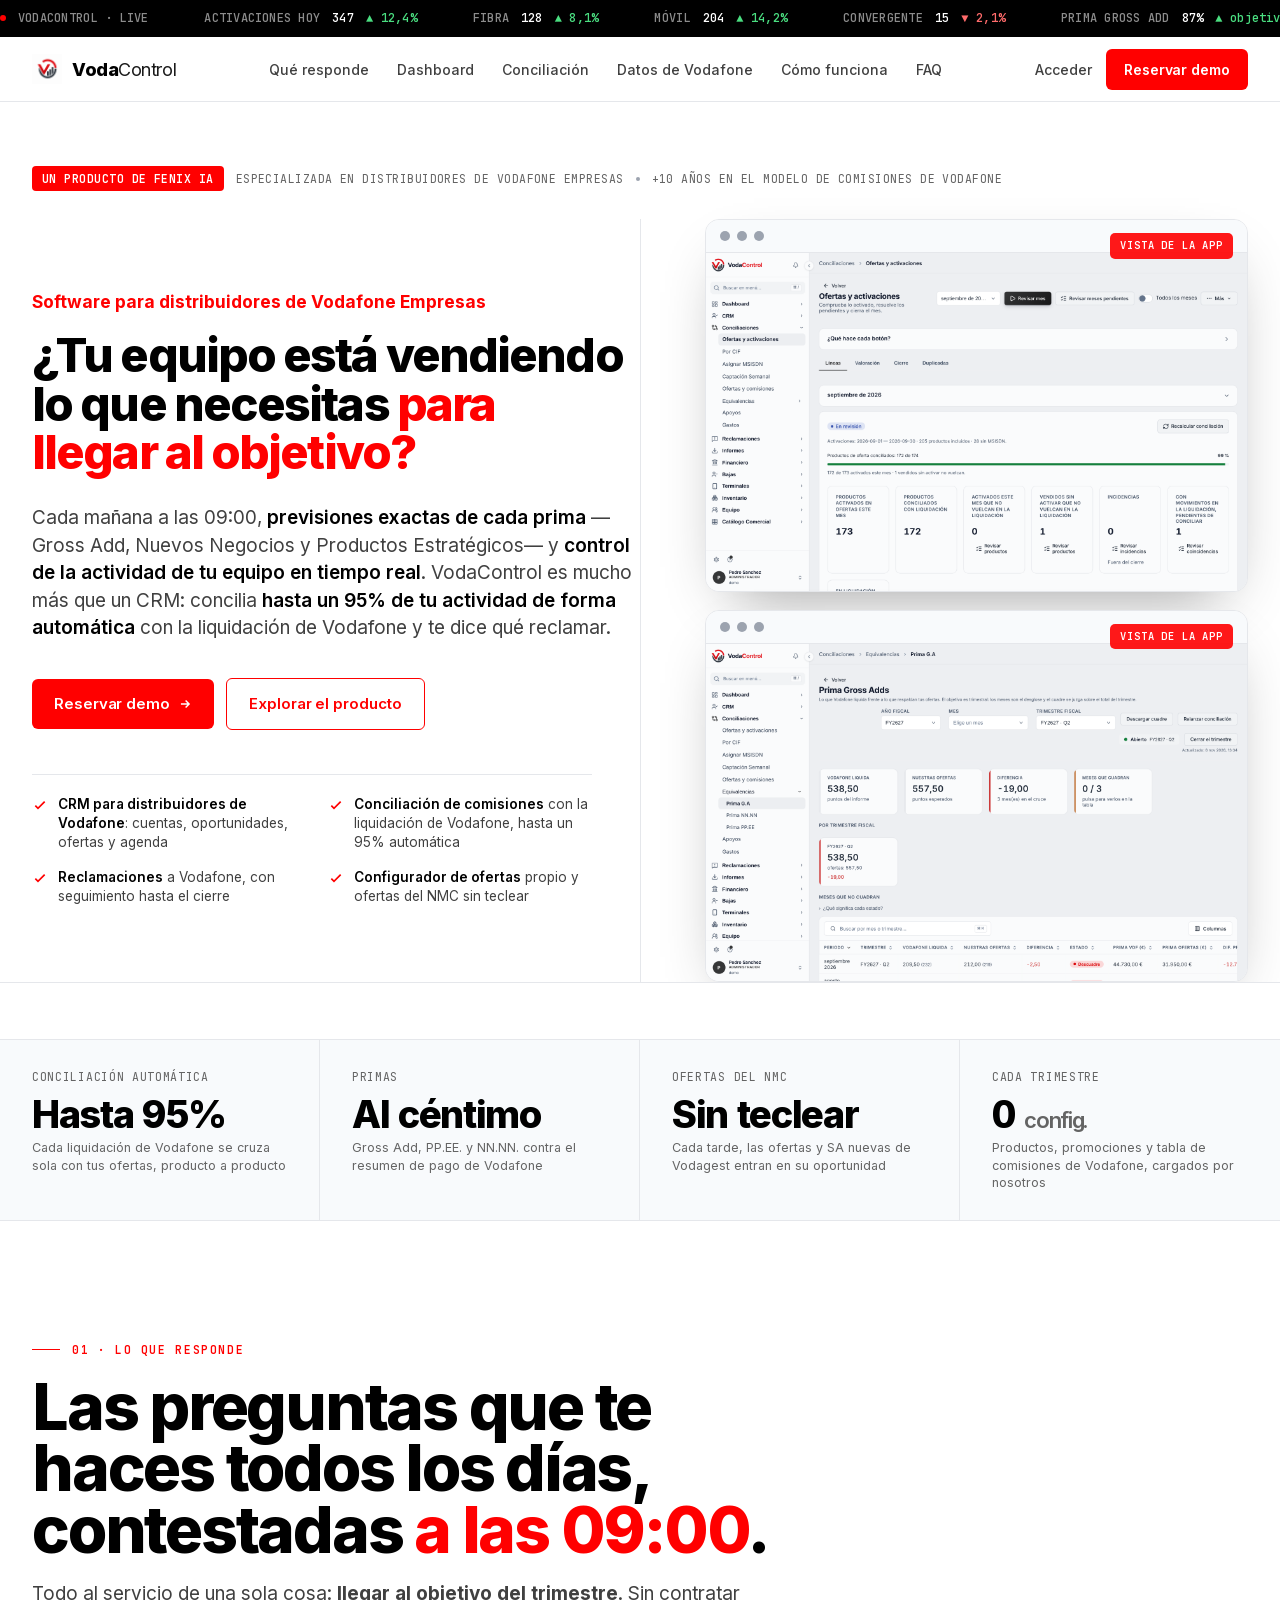
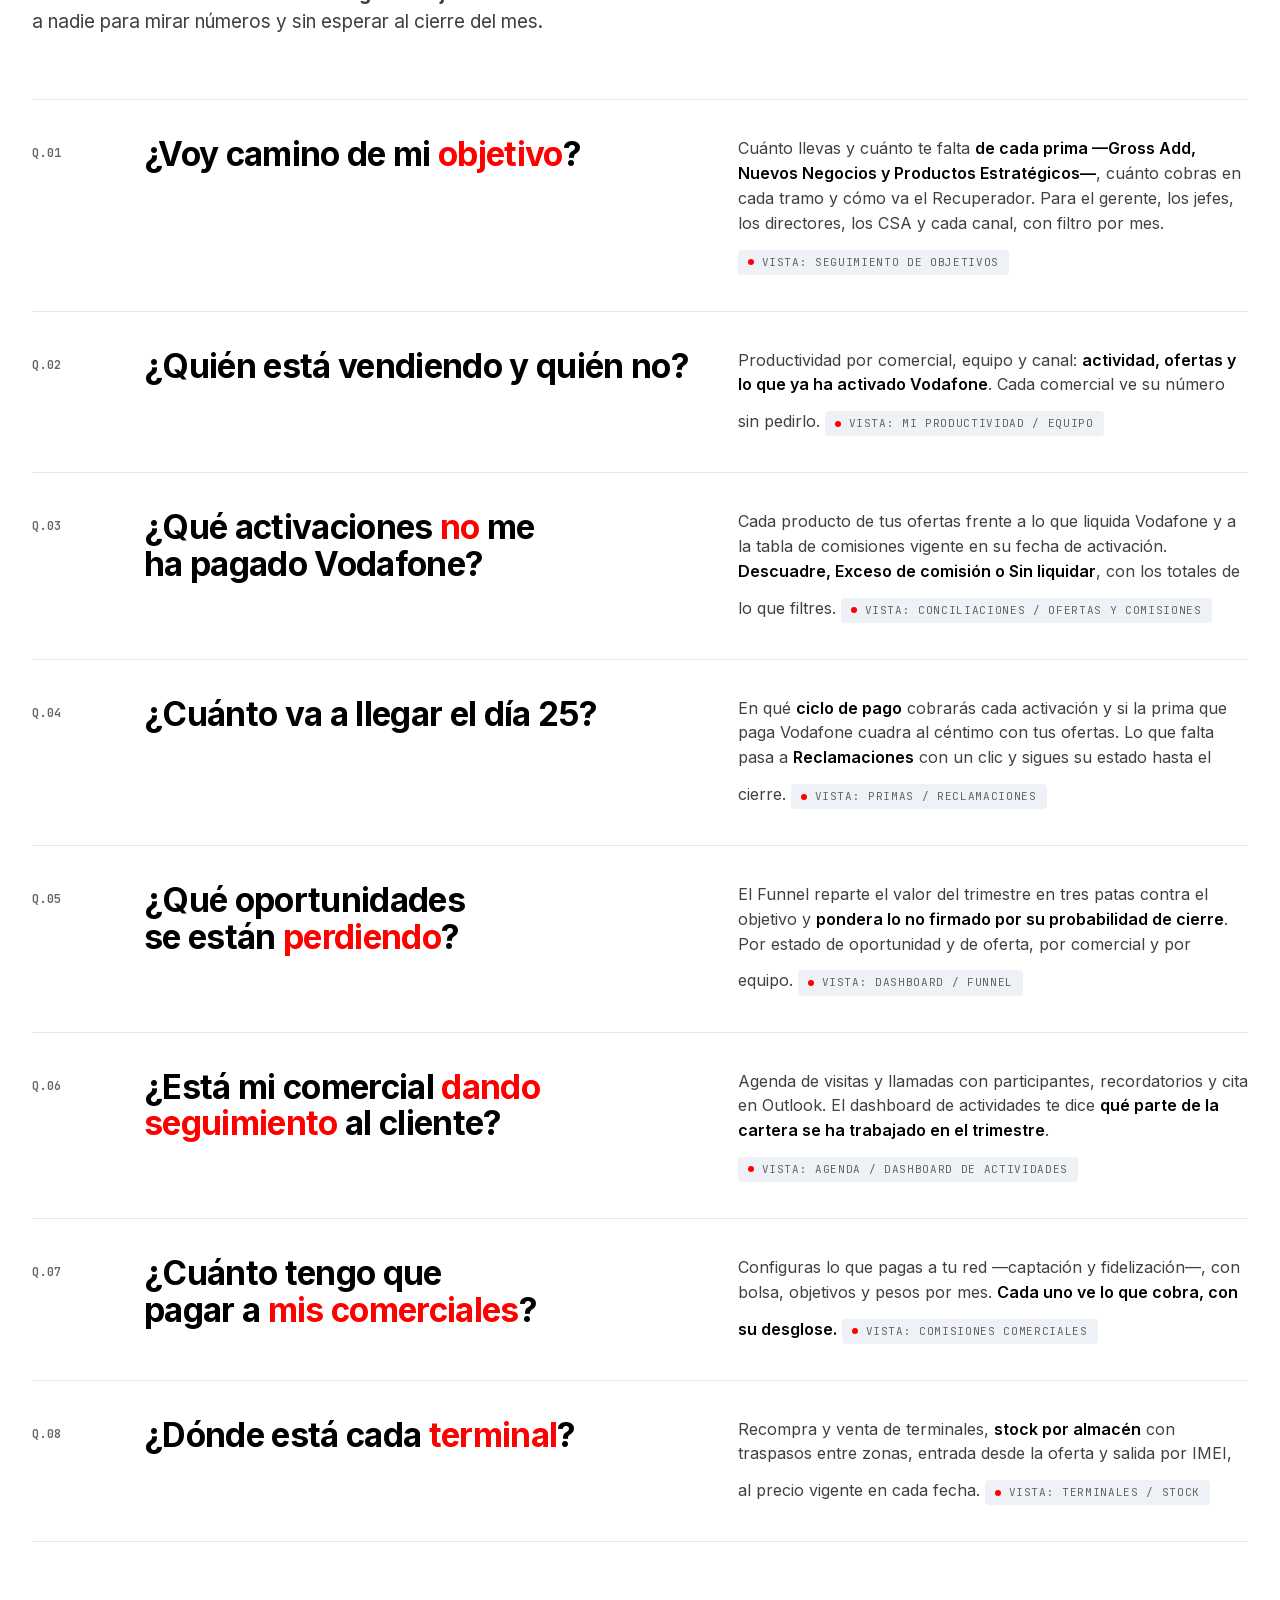
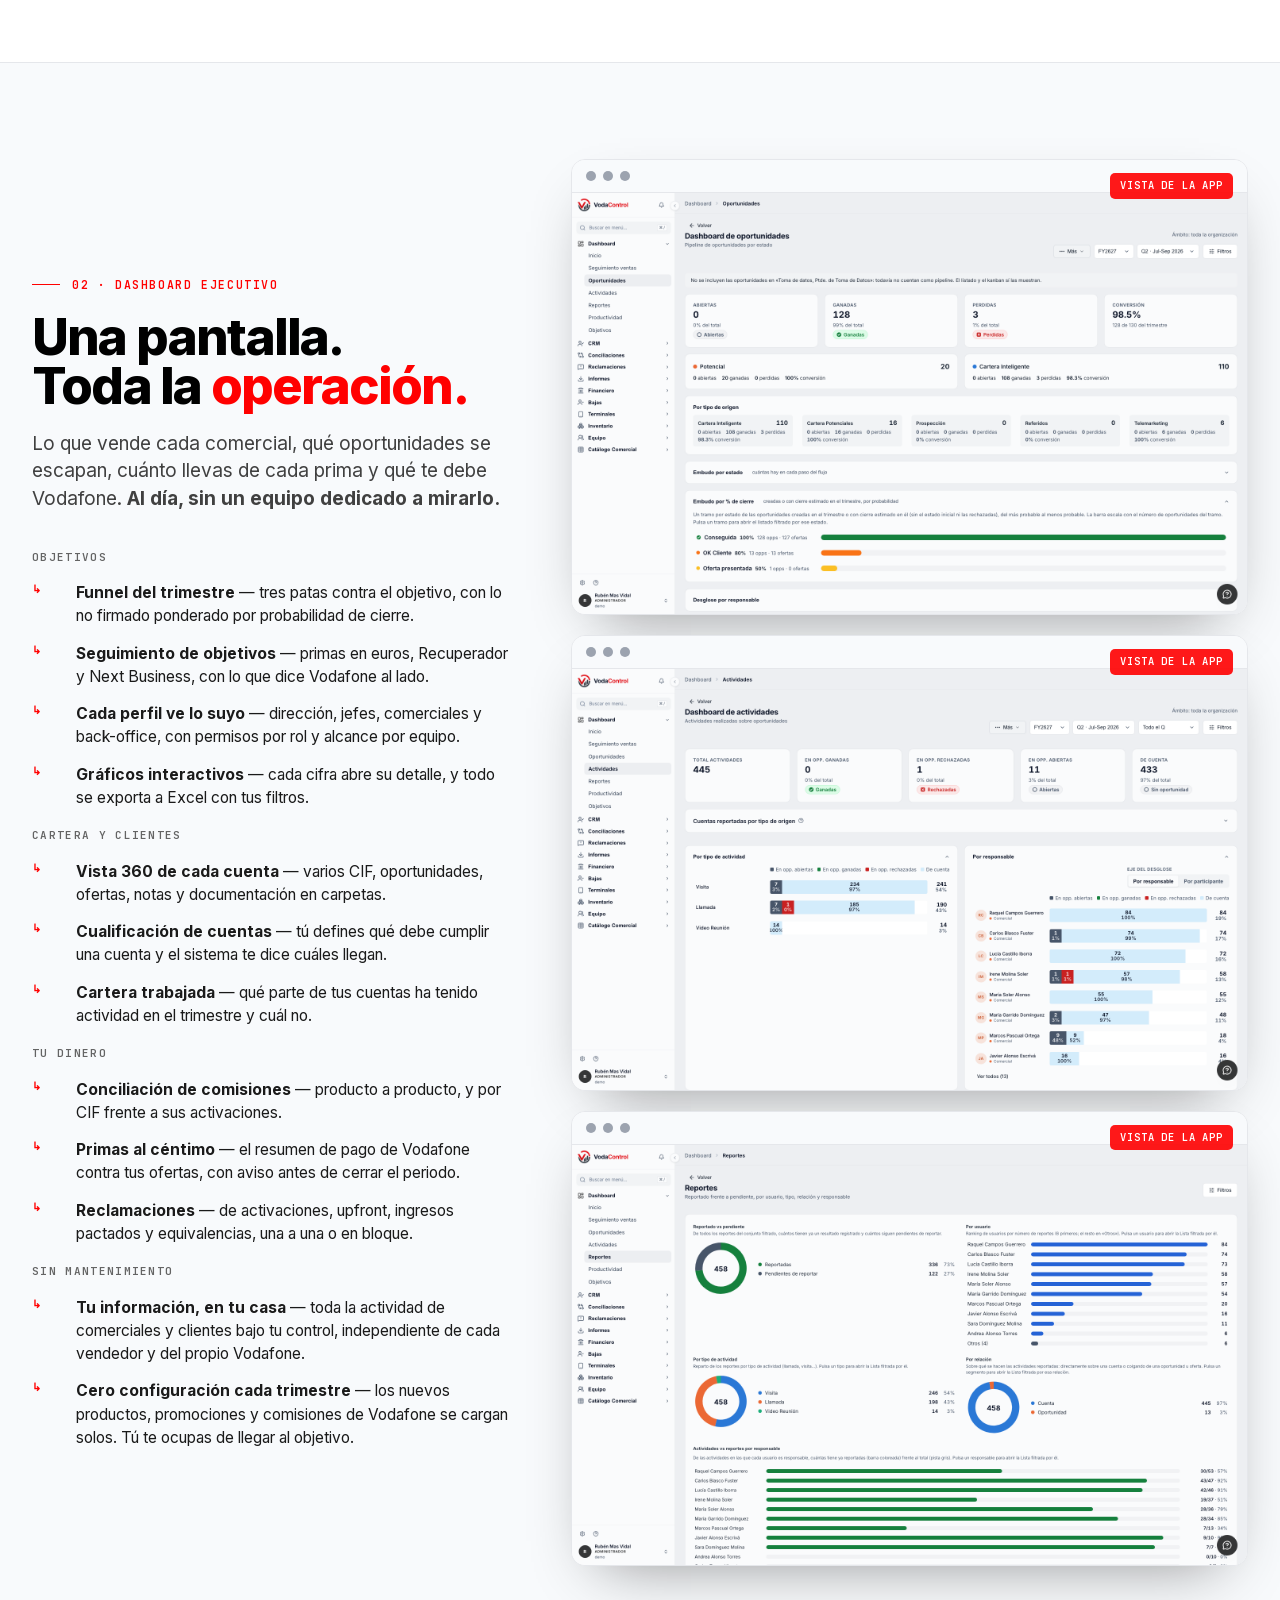
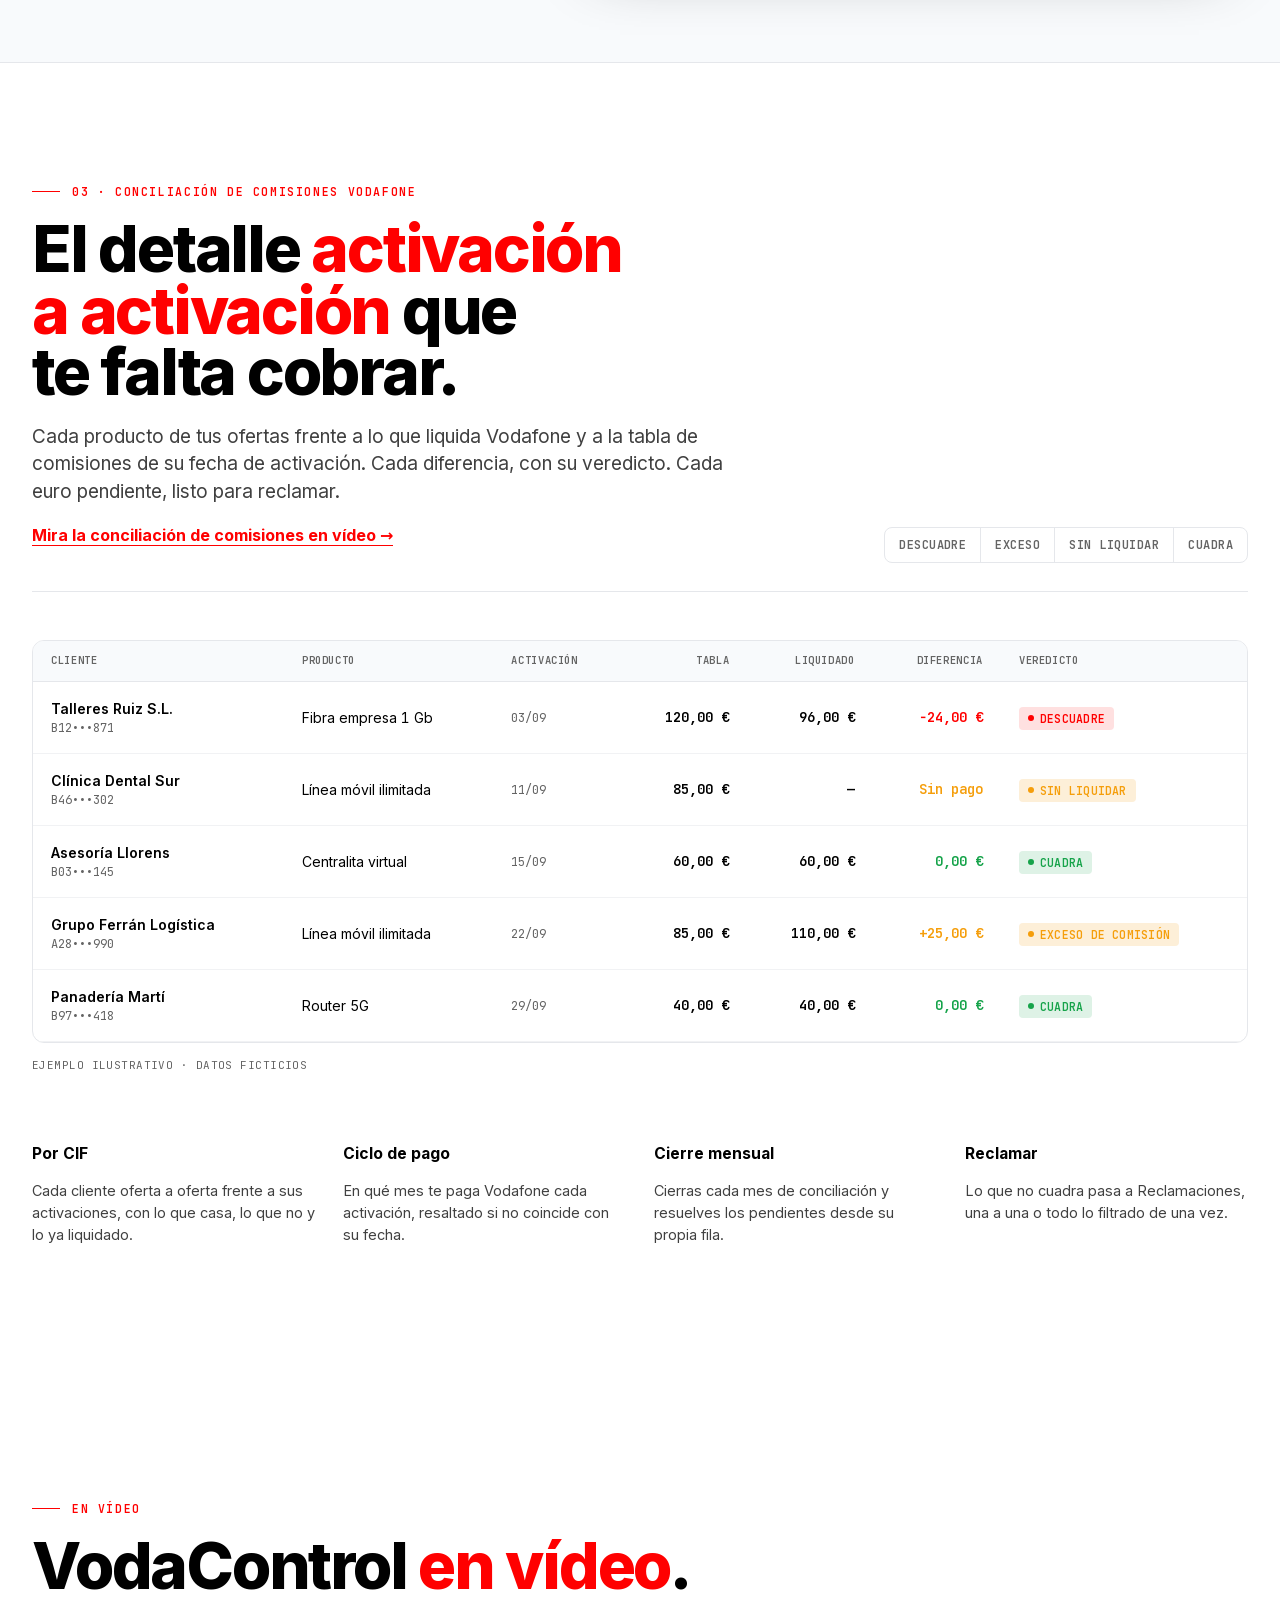
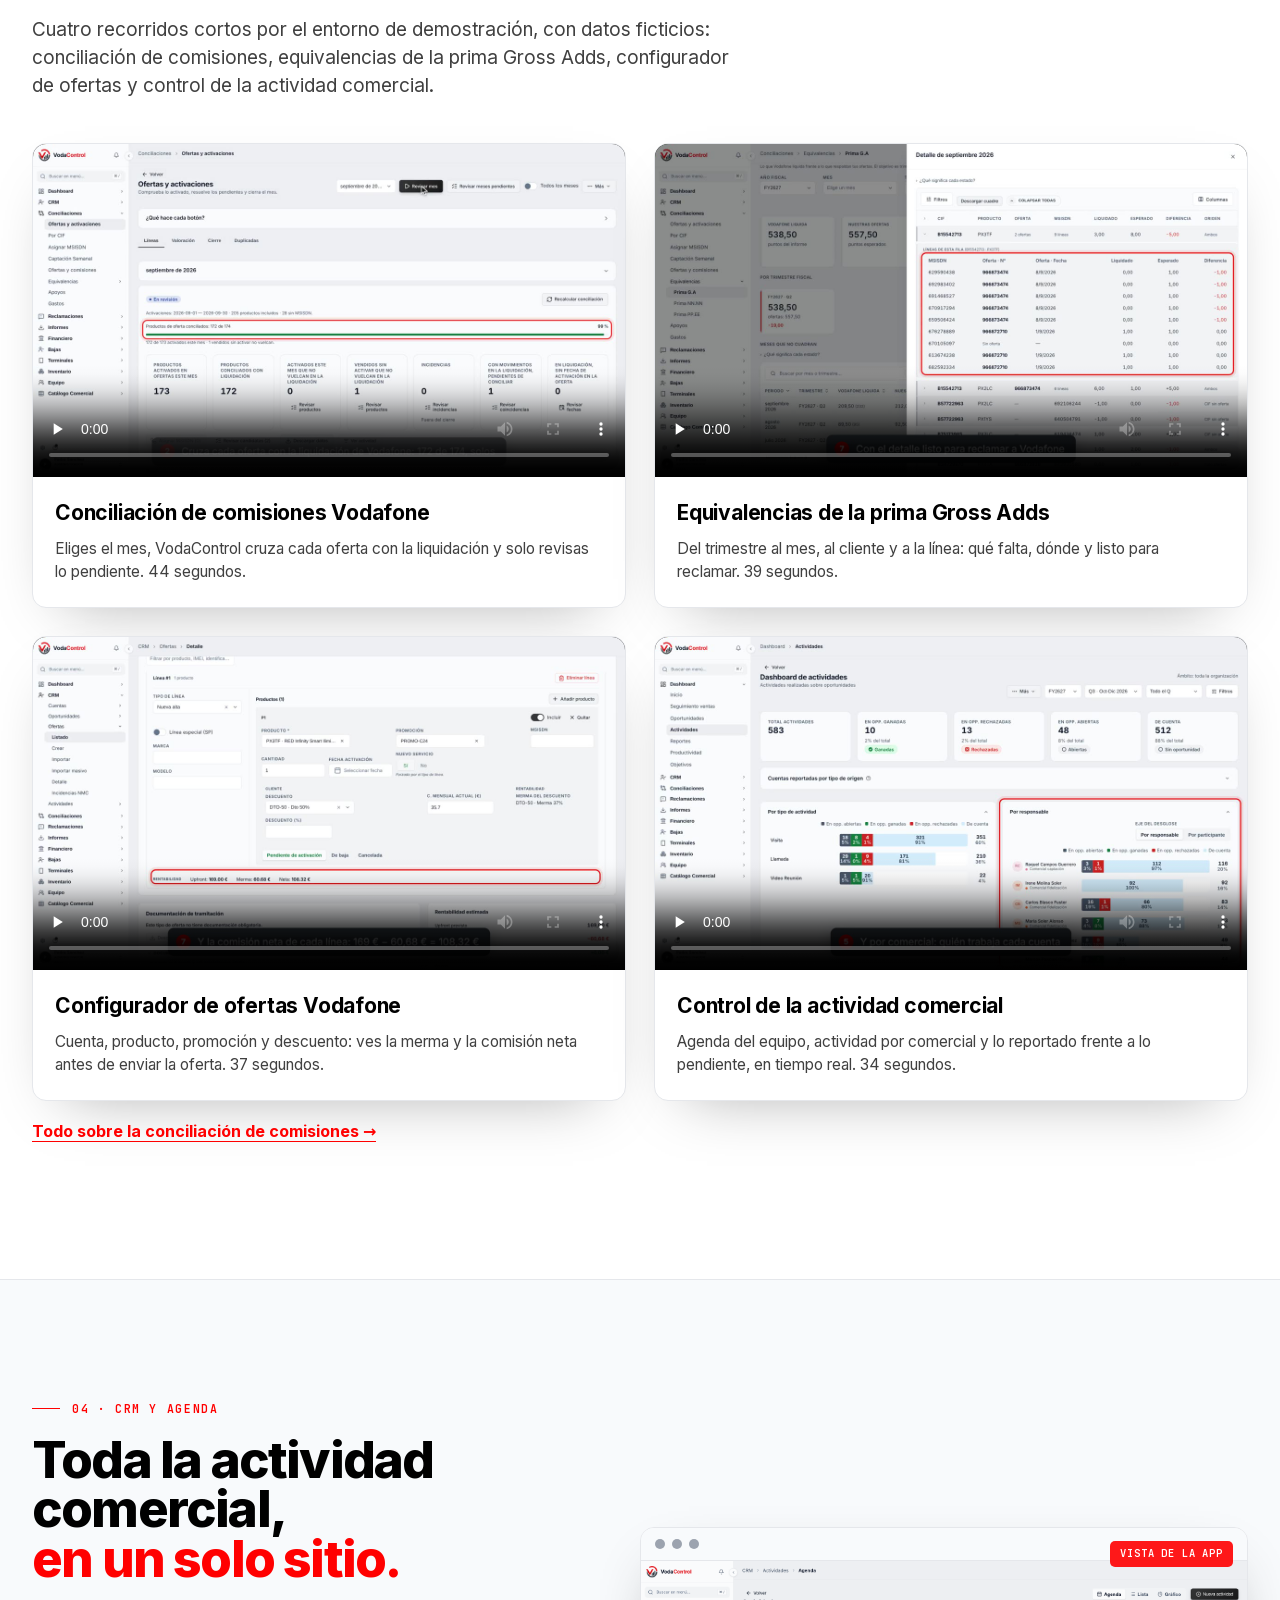
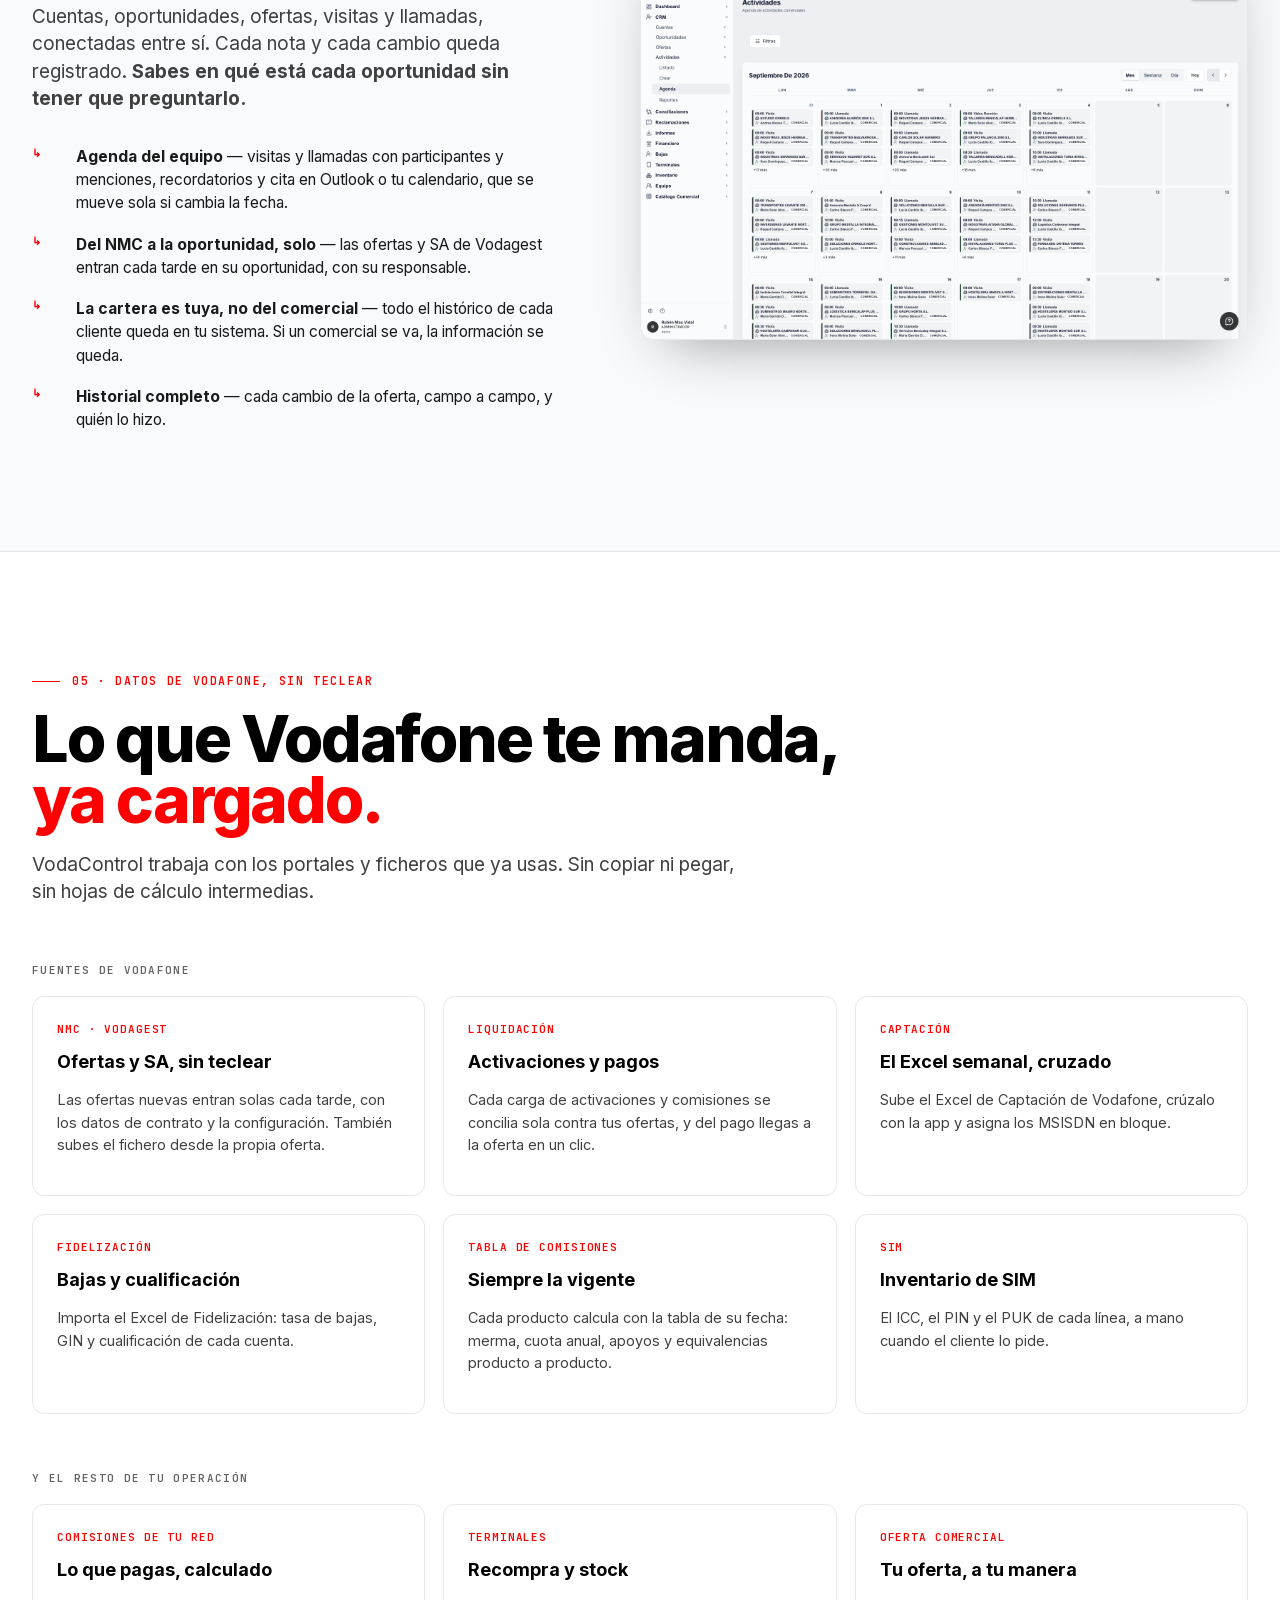
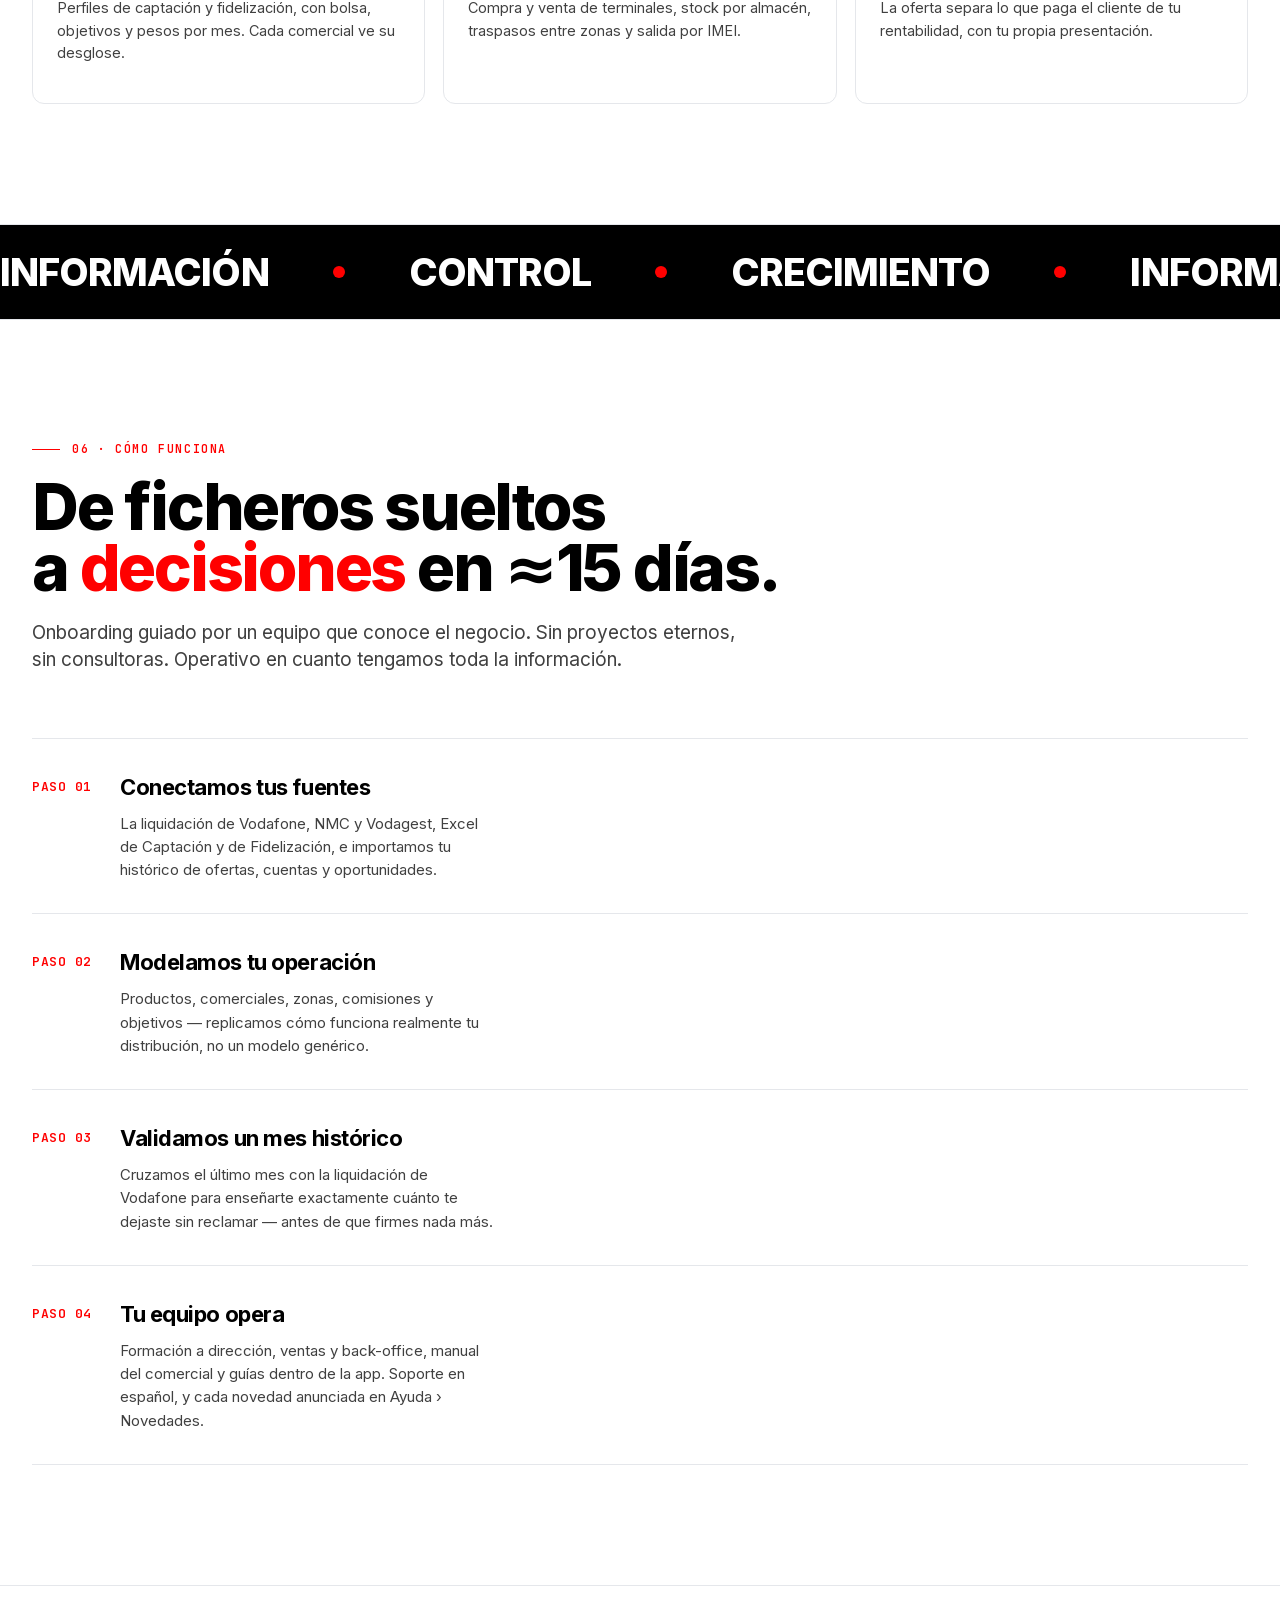
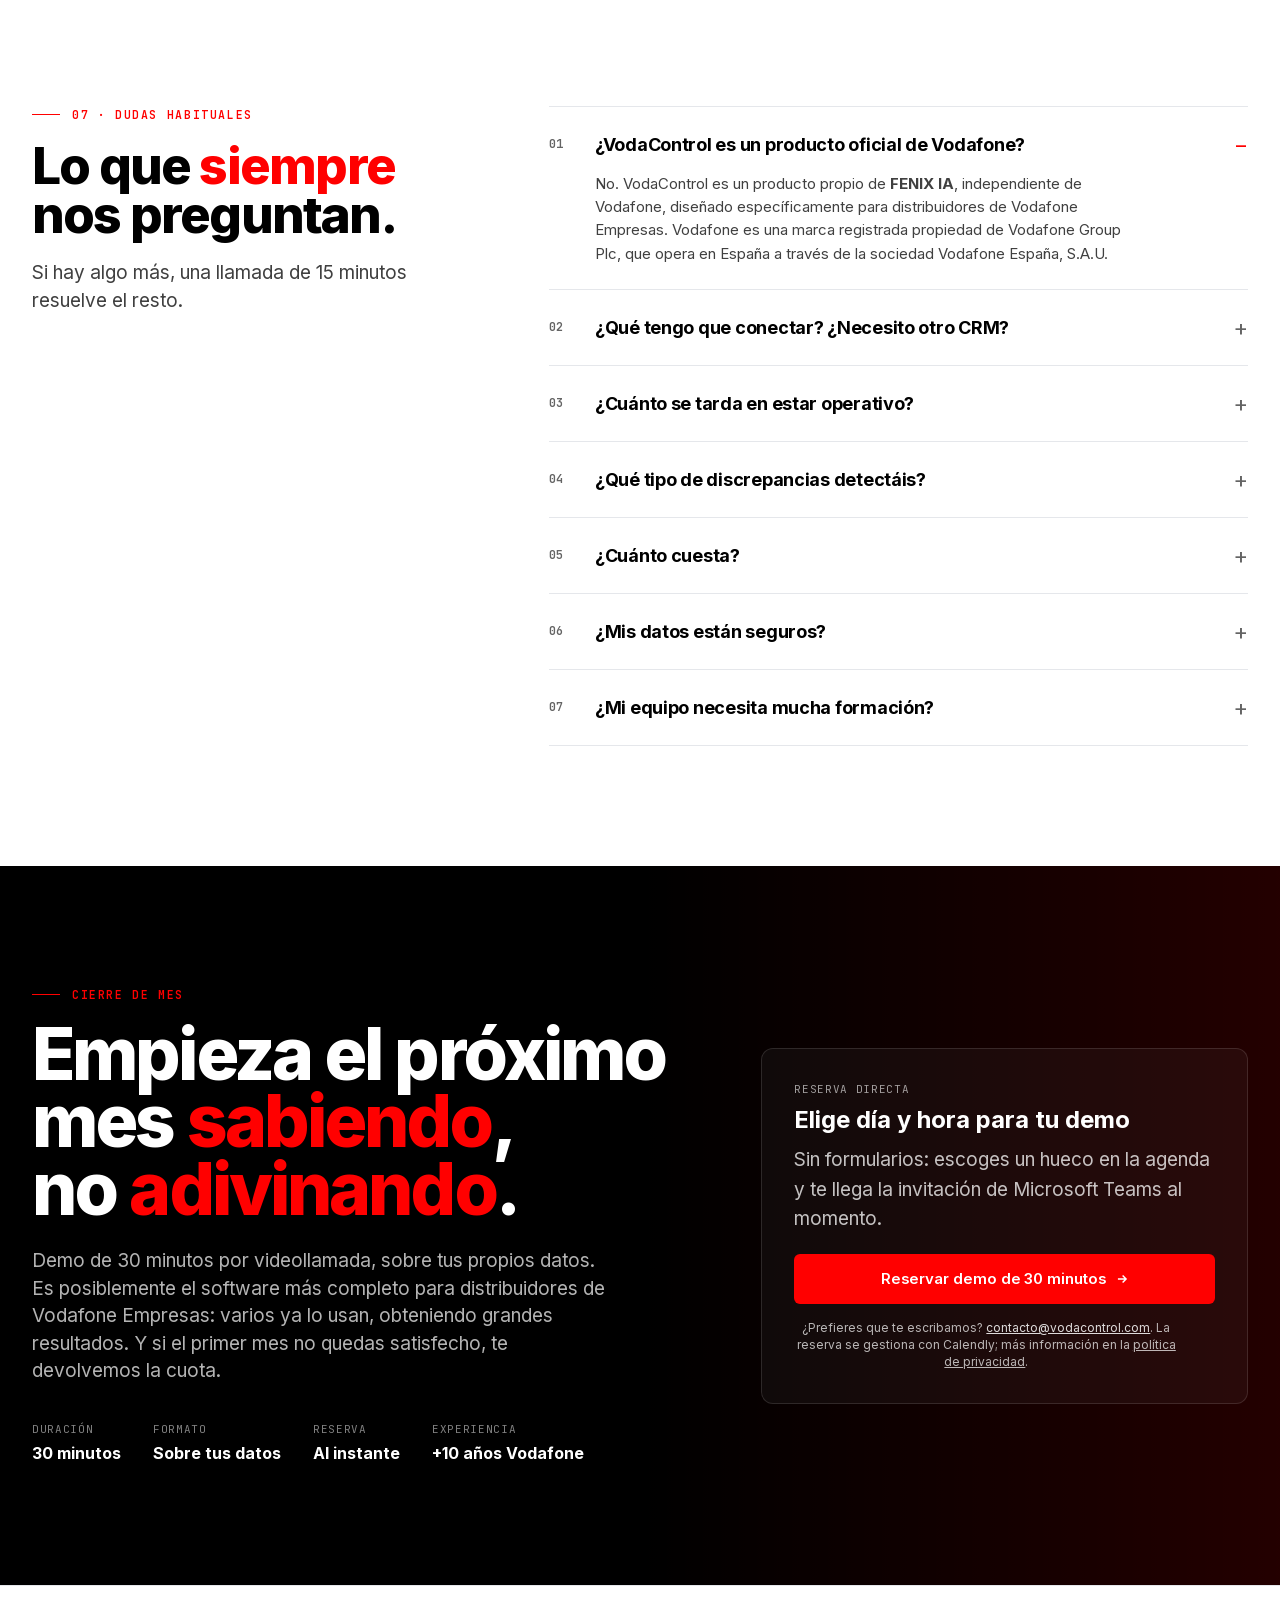
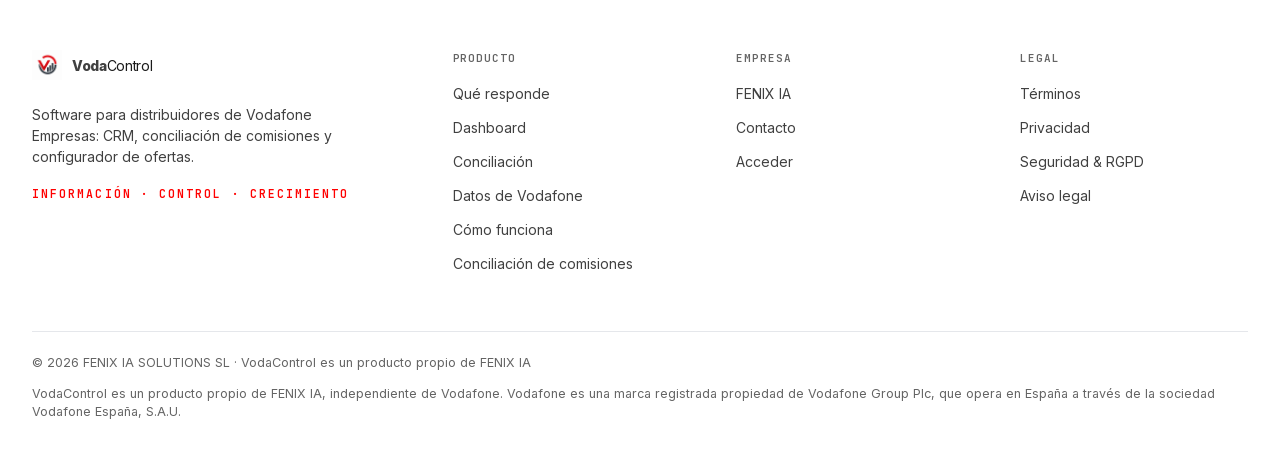
<file: index.html>
<!DOCTYPE html>
<html lang="es">
<head>
  <meta charset="utf-8">
  <meta name="viewport" content="width=device-width, initial-scale=1">
  <title>Software para distribuidores de Vodafone Empresas | VodaControl</title>
  <meta name="description" content="CRM, conciliación de comisiones y configurador de ofertas para distribuidores de Vodafone Empresas. Hasta un 95% de tu actividad conciliada de forma automática.">
  <link rel="canonical" href="https://vodacontrol.com/">
  <meta name="robots" content="index, follow">
  <meta name="theme-color" content="#FF0000">
  <link rel="icon" type="image/png" sizes="32x32" href="/brand/icon_32.png">
  <link rel="icon" type="image/png" sizes="16x16" href="/brand/icon_16.png">
  <link rel="apple-touch-icon" sizes="180x180" href="/brand/icon_180.png">
  <link rel="icon" type="image/png" sizes="192x192" href="/brand/icon_192.png">
  <link rel="preload" href="/assets/fonts/808291fb.woff2" as="font" type="font/woff2" crossorigin>
  <link rel="stylesheet" href="/assets/site.css">
  <meta property="og:type" content="website">
  <meta property="og:url" content="https://vodacontrol.com/">
  <meta property="og:site_name" content="VodaControl">
  <meta property="og:title" content="Software para distribuidores de Vodafone Empresas | VodaControl">
  <meta property="og:description" content="CRM, conciliación de comisiones y configurador de ofertas para distribuidores de Vodafone Empresas. Hasta un 95% de tu actividad conciliada de forma automática.">
  <meta property="og:image" content="https://vodacontrol.com/brand/og-vodacontrol.jpg">
  <meta property="og:image:width" content="1200">
  <meta property="og:image:height" content="630">
  <meta property="og:locale" content="es_ES">
  <meta name="twitter:card" content="summary_large_image">
  <meta name="twitter:title" content="Software para distribuidores de Vodafone Empresas | VodaControl">
  <meta name="twitter:description" content="CRM, conciliación de comisiones y configurador de ofertas para distribuidores de Vodafone Empresas. Hasta un 95% de tu actividad conciliada de forma automática.">
  <meta name="twitter:image" content="https://vodacontrol.com/brand/og-vodacontrol.jpg">
  <script type="application/ld+json">
{
  "@context": "https://schema.org",
  "@graph": [
    {
      "@type": "Organization",
      "@id": "https://vodacontrol.com/#org",
      "name": "FENIX IA SOLUTIONS SL",
      "alternateName": "FENIX IA",
      "url": "https://fenixia.tech/",
      "logo": "https://vodacontrol.com/brand/icon_512.png"
    },
    {
      "@type": "SoftwareApplication",
      "@id": "https://vodacontrol.com/#app",
      "name": "VodaControl",
      "applicationCategory": "BusinessApplication",
      "operatingSystem": "Web",
      "url": "https://vodacontrol.com/",
      "inLanguage": "es",
      "description": "Software para distribuidores de Vodafone Empresas: CRM, conciliación de comisiones con la liquidación de Vodafone (hasta un 95% automática), configurador de ofertas y control de la actividad comercial.",
      "offers": {
        "@type": "Offer",
        "price": "499",
        "priceCurrency": "EUR",
        "priceSpecification": {
          "@type": "UnitPriceSpecification",
          "price": "499",
          "priceCurrency": "EUR",
          "unitText": "MONTH",
          "valueAddedTaxIncluded": false
        }
      },
      "publisher": {
        "@id": "https://vodacontrol.com/#org"
      },
      "screenshot": "https://vodacontrol.com/brand/screens/app-conciliacion-ofertas-activaciones.png"
    },
    {
      "@type": "VideoObject",
      "name": "Conciliación de comisiones Vodafone en VodaControl",
      "description": "Cómo VodaControl cruza cada oferta con la liquidación de Vodafone, muestra el estado de cada producto y deja el mes listo para cerrar y reclamar.",
      "thumbnailUrl": "https://vodacontrol.com/media/conciliacion-comisiones-vodafone.jpg",
      "contentUrl": "https://vodacontrol.com/media/conciliacion-comisiones-vodafone.mp4",
      "uploadDate": "2026-11-15",
      "duration": "PT44S",
      "inLanguage": "es",
      "publisher": {
        "@id": "https://vodacontrol.com/#org"
      }
    },
    {
      "@type": "VideoObject",
      "name": "Equivalencias de la prima Gross Adds en VodaControl",
      "description": "Cuadre de las equivalencias Gross Adds que liquida Vodafone frente a tus ofertas, por trimestre, mes, cliente, producto y línea.",
      "thumbnailUrl": "https://vodacontrol.com/media/prima-gross-adds-equivalencias.jpg",
      "contentUrl": "https://vodacontrol.com/media/prima-gross-adds-equivalencias.mp4",
      "uploadDate": "2026-11-15",
      "duration": "PT39S",
      "inLanguage": "es",
      "publisher": {
        "@id": "https://vodacontrol.com/#org"
      }
    },
    {
      "@type": "VideoObject",
      "name": "Configurador de ofertas Vodafone en VodaControl",
      "description": "Cómo se configura una oferta en VodaControl: cuenta, producto y promoción del catálogo de Vodafone, descuentos de la tabla de comisiones, merma y comisión neta antes de enviarla.",
      "thumbnailUrl": "https://vodacontrol.com/media/configurador-ofertas-vodafone.jpg",
      "contentUrl": "https://vodacontrol.com/media/configurador-ofertas-vodafone.mp4",
      "uploadDate": "2026-11-15",
      "duration": "PT37S",
      "inLanguage": "es",
      "publisher": {
        "@id": "https://vodacontrol.com/#org"
      }
    },
    {
      "@type": "VideoObject",
      "name": "Control de la actividad comercial en VodaControl",
      "description": "Agenda del equipo, actividad por comercial y oportunidad, y actividades reportadas frente a pendientes, en tiempo real.",
      "thumbnailUrl": "https://vodacontrol.com/media/control-actividad-comercial.jpg",
      "contentUrl": "https://vodacontrol.com/media/control-actividad-comercial.mp4",
      "uploadDate": "2026-11-15",
      "duration": "PT34S",
      "inLanguage": "es",
      "publisher": {
        "@id": "https://vodacontrol.com/#org"
      }
    }
  ]
}
  </script>
<!-- Analítica sin cookies (Umami · stats.fenixia.tech) -->
<script defer src="https://stats.fenixia.tech/s.js" data-website-id="ca98b152-bd21-46c8-9674-a1511d43dba0" data-domains="vodacontrol.com,www.vodacontrol.com"></script>
<script>(function(){function t(n,d){if(window.umami){window.umami.track(n,d)}}var P=location.pathname;
document.addEventListener('click',function(e){var a=e.target.closest&&e.target.closest('a[href]');if(!a){return}var h=a.getAttribute('href')||'',p={pagina:P};if(/^tel:/i.test(h)){t('telefono',p)}else if(/^mailto:/i.test(h)){t('email',p)}else if(/wa\.me|whatsapp\.com/i.test(h)){t('whatsapp',p)}else if(/calendly\.com|#cta|#contact/i.test(h)){p.texto=(a.textContent||'').trim().slice(0,40);t('cta_demo',p)}else if(/^https?:/i.test(h)&&a.hostname!==location.hostname){p.destino=a.hostname;t('enlace_externo',p)}},true);
document.addEventListener('submit',function(e){t('formulario',{pagina:P,form:e.target.id||''})},true);
var hit={};function sc(){var d=document.documentElement,h=d.scrollHeight-innerHeight;if(h<=0)return;var pc=Math.round(100*scrollY/h);[25,50,75,100].forEach(function(m){if(pc>=m&&!hit[m]){hit[m]=1;t('scroll_'+m,{pagina:P})}})}addEventListener('scroll',sc,{passive:true});
var t0=Date.now();[30,60,120,300].forEach(function(s){setTimeout(function(){if(document.visibilityState==='visible')t('tiempo_'+s+'s',{pagina:P})},s*1000)});
document.addEventListener('play',function(e){var v=e.target;if(v.tagName==='VIDEO'&&!v.dataset.p){v.dataset.p=1;t('video_play',{pagina:P,video:(v.currentSrc||'').split('/').pop()})}},true);
document.addEventListener('ended',function(e){var v=e.target;if(v.tagName==='VIDEO')t('video_fin',{pagina:P,video:(v.currentSrc||'').split('/').pop()})},true);
})();</script>
</head>
<body data-theme="light" data-hero="info">




<!-- ============= TICKER ============= -->
<div class="ticker" id="ticker">
  <div class="ticker-track">
    <!-- duplicated for seamless loop -->
    <span class="ticker-item"><span class="dot"></span><span class="label">VODACONTROL · LIVE</span></span>
    <span class="ticker-item"><span class="label">ACTIVACIONES HOY</span><span class="v">347</span><span class="delta-up">▲ 12,4%</span></span>
    <span class="ticker-item"><span class="label">FIBRA</span><span class="v">128</span><span class="delta-up">▲ 8,1%</span></span>
    <span class="ticker-item"><span class="label">MÓVIL</span><span class="v">204</span><span class="delta-up">▲ 14,2%</span></span>
    <span class="ticker-item"><span class="label">CONVERGENTE</span><span class="v">15</span><span class="delta-dn">▼ 2,1%</span></span>
    <span class="ticker-item"><span class="label">PRIMA GROSS ADD</span><span class="v">87%</span><span class="delta-up">▲ objetivo</span></span>
    <span class="ticker-item"><span class="label">PRIMA NUEVOS NEGOCIOS</span><span class="v">72%</span><span class="delta-up">▲ objetivo</span></span>
    <span class="ticker-item"><span class="label">PRIMA PRODUCTOS ESTRATÉGICOS</span><span class="v">64%</span><span class="delta-up">▲ objetivo</span></span>
    <span class="ticker-item"><span class="label">CONECTIVIDAD AUMENTADA</span><span class="v">91%</span><span class="delta-up">▲ objetivo</span></span>
    <span class="ticker-item"><span class="label">RENOVACIONES</span><span class="v">94%</span><span class="delta-up">▲ objetivo</span></span>
    <span class="ticker-item"><span class="label">TOP COMERCIAL</span><span class="v">L. HERNÁNDEZ · 112%</span></span>

    <!-- duplicate -->
    <span class="ticker-item"><span class="dot"></span><span class="label">VODACONTROL · LIVE</span></span>
    <span class="ticker-item"><span class="label">ACTIVACIONES HOY</span><span class="v">347</span><span class="delta-up">▲ 12,4%</span></span>
    <span class="ticker-item"><span class="label">FIBRA</span><span class="v">128</span><span class="delta-up">▲ 8,1%</span></span>
    <span class="ticker-item"><span class="label">MÓVIL</span><span class="v">204</span><span class="delta-up">▲ 14,2%</span></span>
    <span class="ticker-item"><span class="label">CONVERGENTE</span><span class="v">15</span><span class="delta-dn">▼ 2,1%</span></span>
    <span class="ticker-item"><span class="label">PRIMA GROSS ADD</span><span class="v">87%</span><span class="delta-up">▲ objetivo</span></span>
    <span class="ticker-item"><span class="label">PRIMA NUEVOS NEGOCIOS</span><span class="v">72%</span><span class="delta-up">▲ objetivo</span></span>
    <span class="ticker-item"><span class="label">PRIMA PRODUCTOS ESTRATÉGICOS</span><span class="v">64%</span><span class="delta-up">▲ objetivo</span></span>
    <span class="ticker-item"><span class="label">CONECTIVIDAD AUMENTADA</span><span class="v">91%</span><span class="delta-up">▲ objetivo</span></span>
    <span class="ticker-item"><span class="label">RENOVACIONES</span><span class="v">94%</span><span class="delta-up">▲ objetivo</span></span>
    <span class="ticker-item"><span class="label">TOP COMERCIAL</span><span class="v">L. HERNÁNDEZ · 112%</span></span>
  </div>
</div>

<!-- ============= NAV ============= -->
<nav class="top">
  <div class="container row">
    <a href="/" class="brand">
      <span class="brand-mark">
        <img class="mark-light" src="/brand/logo-light.png" alt="VodaControl" style="width:100%;height:100%;object-fit:contain;">
        <img class="mark-dark" src="/brand/logo-dark.png" alt="VodaControl" style="width:100%;height:100%;object-fit:contain;">
      </span>
      <span><span class="voda">Voda</span><span class="control">Control</span></span>
    </a>
    <div class="nav-links">
      <a href="#preguntas">Qué responde</a>
      <a href="#dashboard">Dashboard</a>
      <a href="#liquidacion">Conciliación</a>
      <a href="#vodafone">Datos de Vodafone</a>
      <a href="#como-funciona">Cómo funciona</a>
      <a href="#faq">FAQ</a>
    </div>
    <div class="nav-cta">
      <a href="https://portal.vodacontrol.com" class="login">Acceder</a>
      <a href="https://calendly.com/vodacontrol/demo" target="_blank" rel="noopener" class="btn btn-primary">Reservar demo</a>
    </div>
  </div>
</nav>

<!-- ============= HERO ============= -->
<header class="hero">
  <div class="container">
    <div class="hero-meta">
      <span class="badge">UN PRODUCTO DE FENIX IA</span>
      <span>Especializada en distribuidores de Vodafone Empresas</span>
      <span class="sep"></span>
      <span>+10 años en el modelo de comisiones de Vodafone</span>
    </div>

    <div class="hero-grid">
      <div>
        <h1 class="hero-title" id="hero-title">
          <span class="h1-kw">Software para distribuidores de Vodafone Empresas</span>
          ¿Tu equipo está vendiendo lo que necesitas <span class="accent">para llegar al objetivo?</span>
        </h1>
        <p class="hero-sub" id="hero-sub">
          Cada mañana a las 09:00, <b>previsiones exactas de cada prima</b> —Gross Add, Nuevos Negocios y Productos Estratégicos— y <b>control de la actividad de tu equipo en tiempo real</b>. VodaControl es mucho más que un CRM: concilia <b>hasta un 95% de tu actividad de forma automática</b> con la liquidación de Vodafone y te dice qué reclamar.
        </p>

        <div class="hero-ctas">
          <a href="https://calendly.com/vodacontrol/demo" target="_blank" rel="noopener" class="btn btn-primary btn-lg">
            Reservar demo
            <svg width="14" height="14" viewBox="0 0 24 24" fill="none" stroke="currentColor" stroke-width="2.5"><path d="M5 12h14M13 6l6 6-6 6"></path></svg>
          </a>
          <a href="#preguntas" class="btn btn-ghost btn-lg">Explorar el producto</a>
        </div>

        <div class="hero-bullets">
          <div class="hero-bullet">
            <svg width="16" height="16" viewBox="0 0 24 24" fill="none" stroke="currentColor" stroke-width="2.5"><path d="M5 13l4 4L19 7"></path></svg>
            <span><b>CRM para distribuidores de Vodafone</b>: cuentas, oportunidades, ofertas y agenda</span>
          </div>
          <div class="hero-bullet">
            <svg width="16" height="16" viewBox="0 0 24 24" fill="none" stroke="currentColor" stroke-width="2.5"><path d="M5 13l4 4L19 7"></path></svg>
            <span><b>Conciliación de comisiones</b> con la liquidación de Vodafone, hasta un 95% automática</span>
          </div>
          <div class="hero-bullet">
            <svg width="16" height="16" viewBox="0 0 24 24" fill="none" stroke="currentColor" stroke-width="2.5"><path d="M5 13l4 4L19 7"></path></svg>
            <span><b>Reclamaciones</b> a Vodafone, con seguimiento hasta el cierre</span>
          </div>
          <div class="hero-bullet">
            <svg width="16" height="16" viewBox="0 0 24 24" fill="none" stroke="currentColor" stroke-width="2.5"><path d="M5 13l4 4L19 7"></path></svg>
            <span><b>Configurador de ofertas</b> propio y ofertas del NMC sin teclear</span>
          </div>
        </div>
      </div>

      <div class="hero-right"><div class="app-shot" style="width:100%;"><div class="bar"><i></i><i></i><i></i></div><span class="tag">Vista de la app</span><img src="/brand/screens/app-conciliacion-ofertas-activaciones.png" alt="Conciliación de ofertas y activaciones con la liquidación de Vodafone en VodaControl" width="1700" height="1060" loading="lazy"></div>
        <div class="app-shot" style="margin-top:18px;"><div class="bar"><i></i><i></i><i></i></div><span class="tag">Vista de la app</span><img src="/brand/screens/app-primas-gross-adds.png" alt="Conciliación de equivalencias de la prima Gross Adds frente a tus ofertas en VodaControl" width="1700" height="1060" loading="lazy"></div>
      </div>
    </div>
  </div>
</header>

<!-- ============= NUMBERS ============= -->
<section class="numbers" style="padding:0; margin-top:56px;">
  <div class="row">
    <div class="num-cell">
      <div class="label">Conciliación automática</div>
        <div class="v">Hasta 95%</div>
        <div class="sub">Cada liquidación de Vodafone se cruza sola con tus ofertas, producto a producto</div>
      
    </div>
    <div class="num-cell">
      <div class="label">Primas</div>
      <div class="v">Al céntimo</div>
      <div class="sub">Gross Add, PP.EE. y NN.NN. contra el resumen de pago de Vodafone</div>
    </div>
    <div class="num-cell">
      <div class="label">Ofertas del NMC</div>
      <div class="v">Sin teclear</div>
      <div class="sub">Cada tarde, las ofertas y SA nuevas de Vodagest entran en su oportunidad</div>
    </div>
    <div class="num-cell">
      <div class="label">Cada trimestre</div>
      <div class="v">0 <span class="small">config.</span></div>
      <div class="sub">Productos, promociones y tabla de comisiones de Vodafone, cargados por nosotros</div>
    </div>
  </div>
</section>

<!-- ============= QUESTIONS ============= -->
<section id="preguntas">
  <div class="container">
    <div class="section-meta">01 · LO QUE RESPONDE</div>
    <h2 class="section-title">Las preguntas que te haces todos los días, contestadas <span style="color:var(--red);">a las 09:00</span>.</h2>
    <p class="section-lede">Todo al servicio de una sola cosa: <b>llegar al objetivo del trimestre</b>. Sin contratar a nadie para mirar números y sin esperar al cierre del mes.</p>

    <div class="questions">
      <div class="question-row">
        <div class="num">Q.01</div>
        <h3 class="q">¿Voy camino de mi <span class="red">objetivo</span>?</h3>
        <div class="a">
          Cuánto llevas y cuánto te falta <b>de cada prima —Gross Add, Nuevos Negocios y Productos Estratégicos—</b>, cuánto cobras en cada tramo y cómo va el Recuperador. Para el gerente, los jefes, los directores, los CSA y cada canal, con filtro por mes.
          <span class="meta"><span class="dot"></span>Vista: Seguimiento de objetivos</span>
        </div>
      </div>

      <div class="question-row">
        <div class="num">Q.02</div>
        <h3 class="q">¿Quién está vendiendo y quién no?</h3>
        <div class="a">
          Productividad por comercial, equipo y canal: <b>actividad, ofertas y lo que ya ha activado Vodafone</b>. Cada comercial ve su número sin pedirlo.
          <span class="meta"><span class="dot"></span>Vista: Mi productividad / Equipo</span>
        </div>
      </div>

      <div class="question-row">
        <div class="num">Q.03</div>
        <h3 class="q">¿Qué activaciones <span class="red">no</span> me ha pagado Vodafone?</h3>
        <div class="a">
          Cada producto de tus ofertas frente a lo que liquida Vodafone y a la tabla de comisiones vigente en su fecha de activación. <b>Descuadre, Exceso de comisión o Sin liquidar</b>, con los totales de lo que filtres.
          <span class="meta"><span class="dot"></span>Vista: Conciliaciones / Ofertas y comisiones</span>
        </div>
      </div>

      <div class="question-row">
        <div class="num">Q.04</div>
        <h3 class="q">¿Cuánto va a llegar el día 25?</h3>
        <div class="a">
          En qué <b>ciclo de pago</b> cobrarás cada activación y si la prima que paga Vodafone cuadra al céntimo con tus ofertas. Lo que falta pasa a <b>Reclamaciones</b> con un clic y sigues su estado hasta el cierre.
          <span class="meta"><span class="dot"></span>Vista: Primas / Reclamaciones</span>
        </div>
      </div>

      <div class="question-row">
        <div class="num">Q.05</div>
        <h3 class="q">¿Qué oportunidades se están <span class="red">perdiendo</span>?</h3>
        <div class="a">
          El Funnel reparte el valor del trimestre en tres patas contra el objetivo y <b>pondera lo no firmado por su probabilidad de cierre</b>. Por estado de oportunidad y de oferta, por comercial y por equipo.
          <span class="meta"><span class="dot"></span>Vista: Dashboard / Funnel</span>
        </div>
      </div>

      <div class="question-row">
        <div class="num">Q.06</div>
        <h3 class="q">¿Está mi comercial <span class="red">dando seguimiento</span> al cliente?</h3>
        <div class="a">
          Agenda de visitas y llamadas con participantes, recordatorios y cita en Outlook. El dashboard de actividades te dice <b>qué parte de la cartera se ha trabajado en el trimestre</b>.
          <span class="meta"><span class="dot"></span>Vista: Agenda / Dashboard de actividades</span>
        </div>
      </div>

      <div class="question-row">
        <div class="num">Q.07</div>
        <h3 class="q">¿Cuánto tengo que pagar a <span class="red">mis comerciales</span>?</h3>
        <div class="a">
          Configuras lo que pagas a tu red —captación y fidelización—, con bolsa, objetivos y pesos por mes. <b>Cada uno ve lo que cobra, con su desglose.</b>
          <span class="meta"><span class="dot"></span>Vista: Comisiones comerciales</span>
        </div>
      </div>

      <div class="question-row">
        <div class="num">Q.08</div>
        <h3 class="q">¿Dónde está cada <span class="red">terminal</span>?</h3>
        <div class="a">
          Recompra y venta de terminales, <b>stock por almacén</b> con traspasos entre zonas, entrada desde la oferta y salida por IMEI, al precio vigente en cada fecha.
          <span class="meta"><span class="dot"></span>Vista: Terminales / Stock</span>
        </div>
      </div>
    </div>
  </div>
</section>

<!-- ============= CHART SECTION ============= -->
<section class="chart-section" id="dashboard">
  <div class="container">
    <div class="chart-grid">
      <div>
        <div class="section-meta">02 · DASHBOARD EJECUTIVO</div>
        <h2 class="section-title" style="font-size: clamp(34px, 4vw, 56px);">Una pantalla. <br>Toda la <span style="color:var(--red);">operación.</span></h2>
        <p class="section-lede" style="margin-bottom: 32px;">Lo que vende cada comercial, qué oportunidades se escapan, cuánto llevas de cada prima y qué te debe Vodafone. <b>Al día, sin un equipo dedicado a mirarlo.</b></p>

        <ul style="list-style:none; padding:0; margin:0; display:grid; gap:14px;">
          <div class="mono" style="font-size:11px; font-weight:700; color:var(--ink-4); letter-spacing:.12em; text-transform:uppercase; margin: 4px 0 2px;">Objetivos</div>
          <li style="display:grid; grid-template-columns: 28px 1fr; gap: 16px; align-items: start;">
            <span class="mono" style="font-size:11px; font-weight:700; color:var(--red); letter-spacing:.06em;">↳</span>
            <span style="color:var(--ink-2); font-size:15.5px; line-height:1.5;"><b>Funnel del trimestre</b> — tres patas contra el objetivo, con lo no firmado ponderado por probabilidad de cierre.</span>
          </li>
          <li style="display:grid; grid-template-columns: 28px 1fr; gap: 16px; align-items: start;">
            <span class="mono" style="font-size:11px; font-weight:700; color:var(--red); letter-spacing:.06em;">↳</span>
            <span style="color:var(--ink-2); font-size:15.5px; line-height:1.5;"><b>Seguimiento de objetivos</b> — primas en euros, Recuperador y Next Business, con lo que dice Vodafone al lado.</span>
          </li>
          <li style="display:grid; grid-template-columns: 28px 1fr; gap: 16px; align-items: start;">
            <span class="mono" style="font-size:11px; font-weight:700; color:var(--red); letter-spacing:.06em;">↳</span>
            <span style="color:var(--ink-2); font-size:15.5px; line-height:1.5;"><b>Cada perfil ve lo suyo</b> — dirección, jefes, comerciales y back-office, con permisos por rol y alcance por equipo.</span>
          </li>
          <li style="display:grid; grid-template-columns: 28px 1fr; gap: 16px; align-items: start;">
            <span class="mono" style="font-size:11px; font-weight:700; color:var(--red); letter-spacing:.06em;">↳</span>
            <span style="color:var(--ink-2); font-size:15.5px; line-height:1.5;"><b>Gráficos interactivos</b> — cada cifra abre su detalle, y todo se exporta a Excel con tus filtros.</span>
          </li>

          <div class="mono" style="font-size:11px; font-weight:700; color:var(--ink-4); letter-spacing:.12em; text-transform:uppercase; margin: 4px 0 2px;">Cartera y clientes</div>
          <li style="display:grid; grid-template-columns: 28px 1fr; gap: 16px; align-items: start;">
            <span class="mono" style="font-size:11px; font-weight:700; color:var(--red); letter-spacing:.06em;">↳</span>
            <span style="color:var(--ink-2); font-size:15.5px; line-height:1.5;"><b>Vista 360 de cada cuenta</b> — varios CIF, oportunidades, ofertas, notas y documentación en carpetas.</span>
          </li>
          <li style="display:grid; grid-template-columns: 28px 1fr; gap: 16px; align-items: start;">
            <span class="mono" style="font-size:11px; font-weight:700; color:var(--red); letter-spacing:.06em;">↳</span>
            <span style="color:var(--ink-2); font-size:15.5px; line-height:1.5;"><b>Cualificación de cuentas</b> — tú defines qué debe cumplir una cuenta y el sistema te dice cuáles llegan.</span>
          </li>
          <li style="display:grid; grid-template-columns: 28px 1fr; gap: 16px; align-items: start;">
            <span class="mono" style="font-size:11px; font-weight:700; color:var(--red); letter-spacing:.06em;">↳</span>
            <span style="color:var(--ink-2); font-size:15.5px; line-height:1.5;"><b>Cartera trabajada</b> — qué parte de tus cuentas ha tenido actividad en el trimestre y cuál no.</span>
          </li>

          <div class="mono" style="font-size:11px; font-weight:700; color:var(--ink-4); letter-spacing:.12em; text-transform:uppercase; margin: 4px 0 2px;">Tu dinero</div>
          <li style="display:grid; grid-template-columns: 28px 1fr; gap: 16px; align-items: start;">
            <span class="mono" style="font-size:11px; font-weight:700; color:var(--red); letter-spacing:.06em;">↳</span>
            <span style="color:var(--ink-2); font-size:15.5px; line-height:1.5;"><b>Conciliación de comisiones</b> — producto a producto, y por CIF frente a sus activaciones.</span>
          </li>
          <li style="display:grid; grid-template-columns: 28px 1fr; gap: 16px; align-items: start;">
            <span class="mono" style="font-size:11px; font-weight:700; color:var(--red); letter-spacing:.06em;">↳</span>
            <span style="color:var(--ink-2); font-size:15.5px; line-height:1.5;"><b>Primas al céntimo</b> — el resumen de pago de Vodafone contra tus ofertas, con aviso antes de cerrar el periodo.</span>
          </li>
          <li style="display:grid; grid-template-columns: 28px 1fr; gap: 16px; align-items: start;">
            <span class="mono" style="font-size:11px; font-weight:700; color:var(--red); letter-spacing:.06em;">↳</span>
            <span style="color:var(--ink-2); font-size:15.5px; line-height:1.5;"><b>Reclamaciones</b> — de activaciones, upfront, ingresos pactados y equivalencias, una a una o en bloque.</span>
          </li>

          <div class="mono" style="font-size:11px; font-weight:700; color:var(--ink-4); letter-spacing:.12em; text-transform:uppercase; margin: 4px 0 2px;">Sin mantenimiento</div>
          <li style="display:grid; grid-template-columns: 28px 1fr; gap: 16px; align-items: start;">
            <span class="mono" style="font-size:11px; font-weight:700; color:var(--red); letter-spacing:.06em;">↳</span>
            <span style="color:var(--ink-2); font-size:15.5px; line-height:1.5;"><b>Tu información, en tu casa</b> — toda la actividad de comerciales y clientes bajo tu control, independiente de cada vendedor y del propio Vodafone.</span>
          </li>
          <li style="display:grid; grid-template-columns: 28px 1fr; gap: 16px; align-items: start;">
            <span class="mono" style="font-size:11px; font-weight:700; color:var(--red); letter-spacing:.06em;">↳</span>
            <span style="color:var(--ink-2); font-size:15.5px; line-height:1.5;"><b>Cero configuración cada trimestre</b> — los nuevos productos, promociones y comisiones de Vodafone se cargan solos. Tú te ocupas de llegar al objetivo.</span>
          </li>
        </ul>
      </div>

      <div style="align-self:center;"><div class="app-shot"><div class="bar"><i></i><i></i><i></i></div><span class="tag">Vista de la app</span><img src="/brand/screens/app-dashboard-oportunidades.png" alt="Dashboard de oportunidades por estado, origen y probabilidad de cierre en VodaControl" width="1700" height="1060" loading="lazy"></div>
        <div class="app-shot" style="margin-top:20px;"><div class="bar"><i></i><i></i><i></i></div><span class="tag">Vista de la app</span><img src="/brand/screens/app-dashboard-actividades.png" alt="Dashboard de actividades por tipo y por responsable en VodaControl" width="1700" height="1060" loading="lazy"></div>
        <div class="app-shot" style="margin-top:20px;"><div class="bar"><i></i><i></i><i></i></div><span class="tag">Vista de la app</span><img src="/brand/screens/app-dashboard-reportes.png" alt="Reportes de actividad por usuario, tipo y responsable en VodaControl" width="1700" height="1060" loading="lazy"></div></div>
      </div>
    </div>
  </div>
</section>

<!-- ============= LEDGER (CONCILIACIÓN) ============= -->
<section class="ledger-section" id="liquidacion">
  <div class="container">
    <div class="section-meta">03 · CONCILIACIÓN DE COMISIONES VODAFONE</div>
    <div class="ledger-head">
      <div>
        <h2 class="section-title">El detalle <span style="color:var(--red);">activación a activación</span> que te falta cobrar.</h2>
        <p class="section-lede">Cada producto de tus ofertas frente a lo que liquida Vodafone y a la tabla de comisiones de su fecha de activación. Cada diferencia, con su veredicto. Cada euro pendiente, listo para reclamar.</p>
          <p class="section-link"><a href="/conciliacion-comisiones-vodafone/">Mira la conciliación de comisiones en vídeo →</a></p>
      </div>
      <div class="ledger-tabs">
        <span class="on">Descuadre</span>
        <span>Exceso</span>
        <span>Sin liquidar</span>
        <span>Cuadra</span>
      </div>
    </div>

    <div class="ledger-wrap">
      <table class="ledger">
        <thead><tr><th>Cliente</th><th>Producto</th><th>Activación</th><th class="r">Tabla</th><th class="r">Liquidado</th><th class="r">Diferencia</th><th>Veredicto</th></tr></thead>
        <tbody>
          <tr><td><div class="name">Talleres Ruiz S.L.</div><div class="id">B12•••871</div></td><td>Fibra empresa 1 Gb</td><td class="id">03/09</td><td class="amt">120,00 €</td><td class="amt">96,00 €</td><td class="amt dn">−24,00 €</td><td><span class="pill-tag err"><span class="dot"></span>Descuadre</span></td></tr>
          <tr><td><div class="name">Clínica Dental Sur</div><div class="id">B46•••302</div></td><td>Línea móvil ilimitada</td><td class="id">11/09</td><td class="amt">85,00 €</td><td class="amt">—</td><td class="amt warn">Sin pago</td><td><span class="pill-tag warn"><span class="dot"></span>Sin liquidar</span></td></tr>
          <tr><td><div class="name">Asesoría Llorens</div><div class="id">B03•••145</div></td><td>Centralita virtual</td><td class="id">15/09</td><td class="amt">60,00 €</td><td class="amt">60,00 €</td><td class="amt up">0,00 €</td><td><span class="pill-tag ok"><span class="dot"></span>Cuadra</span></td></tr>
          <tr><td><div class="name">Grupo Ferrán Logística</div><div class="id">A28•••990</div></td><td>Línea móvil ilimitada</td><td class="id">22/09</td><td class="amt">85,00 €</td><td class="amt">110,00 €</td><td class="amt warn">+25,00 €</td><td><span class="pill-tag warn"><span class="dot"></span>Exceso de comisión</span></td></tr>
          <tr><td><div class="name">Panadería Martí</div><div class="id">B97•••418</div></td><td>Router 5G</td><td class="id">29/09</td><td class="amt">40,00 €</td><td class="amt">40,00 €</td><td class="amt up">0,00 €</td><td><span class="pill-tag ok"><span class="dot"></span>Cuadra</span></td></tr>
        </tbody>
      </table>
    </div>
    <div class="ledger-note">Ejemplo ilustrativo · datos ficticios</div>

    <div class="ledger-points">
      <div><h4>Por CIF</h4><p>Cada cliente oferta a oferta frente a sus activaciones, con lo que casa, lo que no y lo ya liquidado.</p></div>
      <div><h4>Ciclo de pago</h4><p>En qué mes te paga Vodafone cada activación, resaltado si no coincide con su fecha.</p></div>
      <div><h4>Cierre mensual</h4><p>Cierras cada mes de conciliación y resuelves los pendientes desde su propia fila.</p></div>
      <div><h4>Reclamar</h4><p>Lo que no cuadra pasa a Reclamaciones, una a una o todo lo filtrado de una vez.</p></div>
    </div>
  </div>
</section>

<!-- ============= CRM DUAL ============= -->
<!-- ============= VÍDEOS ============= -->
<section class="video-section" id="videos">
  <div class="container">
    <div class="section-meta">EN VÍDEO</div>
    <h2 class="section-title">VodaControl <span style="color:var(--red);">en vídeo</span>.</h2>
    <p class="section-lede">Cuatro recorridos cortos por el entorno de demostración, con datos ficticios: conciliación de comisiones, equivalencias de la prima Gross Adds, configurador de ofertas y control de la actividad comercial.</p>
    <div class="video-grid">
      <article class="video-card">
        <video controls preload="none" playsinline poster="/media/conciliacion-comisiones-vodafone.jpg" width="1920" height="1080">
          <source src="/media/conciliacion-comisiones-vodafone.mp4" type="video/mp4">
        </video>
        <div class="vc-body"><h3>Conciliación de comisiones Vodafone</h3><p>Eliges el mes, VodaControl cruza cada oferta con la liquidación y solo revisas lo pendiente. 44 segundos.</p></div>
      </article>
      <article class="video-card">
        <video controls preload="none" playsinline poster="/media/prima-gross-adds-equivalencias.jpg" width="1920" height="1080">
          <source src="/media/prima-gross-adds-equivalencias.mp4" type="video/mp4">
        </video>
        <div class="vc-body"><h3>Equivalencias de la prima Gross Adds</h3><p>Del trimestre al mes, al cliente y a la línea: qué falta, dónde y listo para reclamar. 39 segundos.</p></div>
      </article>
      <article class="video-card">
        <video controls preload="none" playsinline poster="/media/configurador-ofertas-vodafone.jpg" width="1920" height="1080">
          <source src="/media/configurador-ofertas-vodafone.mp4" type="video/mp4">
        </video>
        <div class="vc-body"><h3>Configurador de ofertas Vodafone</h3><p>Cuenta, producto, promoción y descuento: ves la merma y la comisión neta antes de enviar la oferta. 37 segundos.</p></div>
      </article>
      <article class="video-card">
        <video controls preload="none" playsinline poster="/media/control-actividad-comercial.jpg" width="1920" height="1080">
          <source src="/media/control-actividad-comercial.mp4" type="video/mp4">
        </video>
        <div class="vc-body"><h3>Control de la actividad comercial</h3><p>Agenda del equipo, actividad por comercial y lo reportado frente a lo pendiente, en tiempo real. 34 segundos.</p></div>
      </article>
    </div>
    <p class="section-link"><a href="/conciliacion-comisiones-vodafone/">Todo sobre la conciliación de comisiones →</a></p>
  </div>
</section>

<section class="crm-section" id="crm" style="background: var(--bg-2); border-top: 1px solid var(--line); border-bottom: 1px solid var(--line);">
  <div class="container">
    <div class="section-meta">04 · CRM Y AGENDA</div>
    <div style="display: grid; grid-template-columns: 1fr 1.15fr; gap: 80px; align-items: center;">
      <div>
        <h2 class="section-title" style="font-size: clamp(34px, 4vw, 56px);">Toda la actividad comercial, <br><span style="color:var(--red);">en un solo sitio.</span></h2>
        <p class="section-lede">Cuentas, oportunidades, ofertas, visitas y llamadas, conectadas entre sí. Cada nota y cada cambio queda registrado. <b>Sabes en qué está cada oportunidad sin tener que preguntarlo.</b></p>

        <ul style="list-style:none; padding:0; margin:32px 0 0; display:grid; gap:18px;">
          <li style="display:grid; grid-template-columns: 28px 1fr; gap: 16px; align-items: start;">
            <span class="mono" style="font-size:11px; font-weight:700; color:var(--red); letter-spacing:.06em;">↳</span>
            <span style="color:var(--ink-2); font-size:15.5px; line-height:1.5;"><b>Agenda del equipo</b> — visitas y llamadas con participantes y menciones, recordatorios y cita en Outlook o tu calendario, que se mueve sola si cambia la fecha.</span>
          </li>
          <li style="display:grid; grid-template-columns: 28px 1fr; gap: 16px; align-items: start;">
            <span class="mono" style="font-size:11px; font-weight:700; color:var(--red); letter-spacing:.06em;">↳</span>
            <span style="color:var(--ink-2); font-size:15.5px; line-height:1.5;"><b>Del NMC a la oportunidad, solo</b> — las ofertas y SA de Vodagest entran cada tarde en su oportunidad, con su responsable.</span>
          </li>
          <li style="display:grid; grid-template-columns: 28px 1fr; gap: 16px; align-items: start;">
            <span class="mono" style="font-size:11px; font-weight:700; color:var(--red); letter-spacing:.06em;">↳</span>
            <span style="color:var(--ink-2); font-size:15.5px; line-height:1.5;"><b>La cartera es tuya, no del comercial</b> — todo el histórico de cada cliente queda en tu sistema. Si un comercial se va, la información se queda.</span>
          </li>
          <li style="display:grid; grid-template-columns: 28px 1fr; gap: 16px; align-items: start;">
            <span class="mono" style="font-size:11px; font-weight:700; color:var(--red); letter-spacing:.06em;">↳</span>
            <span style="color:var(--ink-2); font-size:15.5px; line-height:1.5;"><b>Historial completo</b> — cada cambio de la oferta, campo a campo, y quién lo hizo.</span>
          </li>
        </ul>
      </div>

      <!-- CRM mock -->
      <div class="app-shot"><div class="bar"><i></i><i></i><i></i></div><span class="tag">Vista de la app</span><img src="/brand/screens/app-agenda.png" alt="Agenda de actividades comerciales en VodaControl" width="1700" height="1060" loading="lazy"></div>
    </div>
  </div>
</section>

<!-- ============= DATOS DE VODAFONE ============= -->
<section class="feat-section" id="vodafone">
  <div class="container">
    <div class="section-meta">05 · DATOS DE VODAFONE, SIN TECLEAR</div>
    <h2 class="section-title">Lo que Vodafone te manda,<br><span style="color:var(--red);">ya cargado.</span></h2>
    <p class="section-lede">VodaControl trabaja con los portales y ficheros que ya usas. Sin copiar ni pegar, sin hojas de cálculo intermedias.</p>

    <div class="feat-group">
      <div class="mono">Fuentes de Vodafone</div>
      <div class="feat-grid">
        <div class="feat-card"><div class="k">NMC · Vodagest</div><h4>Ofertas y SA, sin teclear</h4><p>Las ofertas nuevas entran solas cada tarde, con los datos de contrato y la configuración. También subes el fichero desde la propia oferta.</p></div>
        <div class="feat-card"><div class="k">Liquidación</div><h4>Activaciones y pagos</h4><p>Cada carga de activaciones y comisiones se concilia sola contra tus ofertas, y del pago llegas a la oferta en un clic.</p></div>
        <div class="feat-card"><div class="k">Captación</div><h4>El Excel semanal, cruzado</h4><p>Sube el Excel de Captación de Vodafone, crúzalo con la app y asigna los MSISDN en bloque.</p></div>
        <div class="feat-card"><div class="k">Fidelización</div><h4>Bajas y cualificación</h4><p>Importa el Excel de Fidelización: tasa de bajas, GIN y cualificación de cada cuenta.</p></div>
        <div class="feat-card"><div class="k">Tabla de comisiones</div><h4>Siempre la vigente</h4><p>Cada producto calcula con la tabla de su fecha: merma, cuota anual, apoyos y equivalencias producto a producto.</p></div>
        <div class="feat-card"><div class="k">SIM</div><h4>Inventario de SIM</h4><p>El ICC, el PIN y el PUK de cada línea, a mano cuando el cliente lo pide.</p></div>
      </div>
    </div>

    <div class="feat-group">
      <div class="mono">Y el resto de tu operación</div>
      <div class="feat-grid">
        <div class="feat-card"><div class="k">Comisiones de tu red</div><h4>Lo que pagas, calculado</h4><p>Perfiles de captación y fidelización, con bolsa, objetivos y pesos por mes. Cada comercial ve su desglose.</p></div>
        <div class="feat-card"><div class="k">Terminales</div><h4>Recompra y stock</h4><p>Compra y venta de terminales, stock por almacén, traspasos entre zonas y salida por IMEI.</p></div>
        <div class="feat-card"><div class="k">Oferta comercial</div><h4>Tu oferta, a tu manera</h4><p>La oferta separa lo que paga el cliente de tu rentabilidad, con tu propia presentación.</p></div>
      </div>
    </div>
  </div>
</section>

<!-- ============= MARQUEE ============= -->
<section class="marquee-section" style="padding: 28px 0;">
  <div class="marquee-track">
    <span>INFORMACIÓN</span>
    <span class="dot"></span>
    <span>CONTROL</span>
    <span class="dot"></span>
    <span>CRECIMIENTO</span>
    <span class="dot"></span>
    <span>INFORMACIÓN</span>
    <span class="dot"></span>
    <span>CONTROL</span>
    <span class="dot"></span>
    <span>CRECIMIENTO</span>
    <span class="dot"></span>
    <span>INFORMACIÓN</span>
    <span class="dot"></span>
    <span>CONTROL</span>
    <span class="dot"></span>
    <span>CRECIMIENTO</span>
    <span class="dot"></span>
  </div>
</section>

<!-- ============= HOW IT WORKS ============= -->
<section class="how-section" id="como-funciona">
  <div class="container">
    <div class="section-meta">06 · CÓMO FUNCIONA</div>
    <h2 class="section-title">De ficheros sueltos<br>a <span style="color:var(--red);">decisiones</span> en ≈15 días.</h2>
    <p class="section-lede">Onboarding guiado por un equipo que conoce el negocio. Sin proyectos eternos, sin consultoras. Operativo en cuanto tengamos toda la información.</p>

    <div class="how-grid">
      <div>
        <div class="step">
          <span class="n">PASO 01</span>
          <div>
            <h4>Conectamos tus fuentes</h4>
            <p>La liquidación de Vodafone, NMC y Vodagest, Excel de Captación y de Fidelización, e importamos tu histórico de ofertas, cuentas y oportunidades.</p>
          </div>
        </div>
        <div class="step">
          <span class="n">PASO 02</span>
          <div>
            <h4>Modelamos tu operación</h4>
            <p>Productos, comerciales, zonas, comisiones y objetivos — replicamos cómo funciona realmente tu distribución, no un modelo genérico.</p>
          </div>
        </div>
        <div class="step">
          <span class="n">PASO 03</span>
          <div>
            <h4>Validamos un mes histórico</h4>
            <p>Cruzamos el último mes con la liquidación de Vodafone para enseñarte exactamente cuánto te dejaste sin reclamar — antes de que firmes nada más.</p>
          </div>
        </div>
        <div class="step">
          <span class="n">PASO 04</span>
          <div>
            <h4>Tu equipo opera</h4>
            <p>Formación a dirección, ventas y back-office, manual del comercial y guías dentro de la app. Soporte en español, y cada novedad anunciada en Ayuda › Novedades.</p>
          </div>
        </div>
      </div>
    </div>
  </div>
</section>

<!-- ============= FAQ ============= -->
<section class="faq-section" id="faq">
  <div class="container">
    <div class="faq-grid" style="margin-top: 0; align-items: start;">
      <div>
        <div class="section-meta">07 · DUDAS HABITUALES</div>
        <h2 class="section-title" style="font-size: clamp(34px, 4vw, 52px);">Lo que <span style="color:var(--red);">siempre</span> nos preguntan.</h2>
        <p class="section-lede">Si hay algo más, una llamada de 15 minutos resuelve el resto.</p>
      </div>

      <div class="faq-list">
        <details open="">
          <summary><span class="n">01</span><span>¿VodaControl es un producto oficial de Vodafone?</span></summary>
          <p>No. VodaControl es un producto propio de <b>FENIX IA</b>, independiente de Vodafone, diseñado específicamente para distribuidores de Vodafone Empresas. Vodafone es una marca registrada propiedad de Vodafone Group Plc, que opera en España a través de la sociedad Vodafone España, S.A.U.</p>
        </details>
        <details>
          <summary><span class="n">02</span><span>¿Qué tengo que conectar? ¿Necesito otro CRM?</span></summary>
          <p>No necesitas otro CRM: VodaControl ya lo incluye. Trabajamos con lo que te da Vodafone —<b>la liquidación de comisiones, NMC y Vodagest, SA del Configurador, Excel de Captación y de Fidelización</b>— y tu histórico de cuentas y ofertas se importa desde Excel.</p>
        </details>
        <details>
          <summary><span class="n">03</span><span>¿Cuánto se tarda en estar operativo?</span></summary>
          <p>Una vez obtenida toda la información necesaria, en aproximadamente 15 días estás operativo. Conectamos tus datos, validamos un mes histórico contra la liquidación de Vodafone y entregamos la operación a tu equipo con formación incluida.</p>
        </details>
        <details>
          <summary><span class="n">04</span><span>¿Qué tipo de discrepancias detectáis?</span></summary>
          <p>Producto a producto, frente a la tabla de comisiones vigente en su fecha de activación: <b>Descuadre</b> (Vodafone paga de menos), <b>Exceso de comisión</b> (paga de más o por algo que no devenga), <b>Sin liquidar</b> (activado y sin pago) y <b>Pendiente de activación</b>. En las primas, el resumen de pago de Vodafone frente a lo que sale de tus ofertas.</p>
        </details>
        <details>
          <summary><span class="n">05</span><span>¿Cuánto cuesta?</span></summary>
          <p><b>Desde 499 € al mes, sin IVA</b>, según el número de usuarios y el volumen de actividad. Y si el primer mes no quedas satisfecho, te devolvemos la cuota.</p>
        </details>
        <details>
          <summary><span class="n">06</span><span>¿Mis datos están seguros?</span></summary>
          <p>Cada distribuidor trabaja aislado del resto. Conexión cifrada, <b>verificación en dos pasos</b>, permisos por rol y equipo, auditoría de accesos y de cada cambio, RGPD y copias de seguridad diarias cifradas. Tus datos no se comparten ni se usan para entrenar modelos. <a href="/seguridad.html" style="text-decoration:underline;">Más detalle</a>.</p>
        </details>
        <details>
          <summary><span class="n">07</span><span>¿Mi equipo necesita mucha formación?</span></summary>
          <p>No. La app incluye el manual completo y un <b>manual del comercial</b> con guías visuales para el día a día, y cada novedad se anuncia dentro de la propia aplicación.</p>
        </details>
      </div>
    </div>
  </div>
</section>

<!-- ============= CTA ============= -->
<section class="cta-section" id="cta">
  <div class="container">
    <div class="cta-grid">
      <div>
        <div class="section-meta" style="color: var(--red);">CIERRE DE MES</div>
        <h2>Empieza el próximo mes <span class="accent">sabiendo</span>, no <span class="accent">adivinando</span>.</h2>
        <p>Demo de 30 minutos por videollamada, sobre tus propios datos. Es posiblemente el software más completo para distribuidores de Vodafone Empresas: varios ya lo usan, obteniendo grandes resultados. Y si el primer mes no quedas satisfecho, te devolvemos la cuota.</p>

        <div style="display:flex; gap: 32px; flex-wrap: wrap; margin-top: 12px;">
          <div>
            <div class="mono" style="font-size:11px; color:rgba(255,255,255,.5); text-transform:uppercase; letter-spacing:.06em; margin-bottom:4px;">DURACIÓN</div>
            <div style="font-weight:700;">30 minutos</div>
          </div>
          <div>
            <div class="mono" style="font-size:11px; color:rgba(255,255,255,.5); text-transform:uppercase; letter-spacing:.06em; margin-bottom:4px;">FORMATO</div>
            <div style="font-weight:700;">Sobre tus datos</div>
          </div>
          <div>
            <div class="mono" style="font-size:11px; color:rgba(255,255,255,.5); text-transform:uppercase; letter-spacing:.06em; margin-bottom:4px;">RESERVA</div>
            <div style="font-weight:700;">Al instante</div>
          </div>
          <div>
            <div class="mono" style="font-size:11px; color:rgba(255,255,255,.5); text-transform:uppercase; letter-spacing:.06em; margin-bottom:4px;">EXPERIENCIA</div>
            <div style="font-weight:700;">+10 años Vodafone</div>
          </div>
        </div>
      </div>

      <div class="cta-form cta-reserva">
        <div class="mono" style="font-size:11px; color:rgba(255,255,255,.6); text-transform:uppercase; letter-spacing:.06em;">RESERVA DIRECTA</div>
        <h3 style="margin:8px 0 10px; font-size:24px; line-height:1.25;">Elige día y hora para tu demo</h3>
        <p style="margin:0 0 20px; color:rgba(255,255,255,.75); line-height:1.55;">Sin formularios: escoges un hueco en la agenda y te llega la invitación de Microsoft Teams al momento.</p>
        <a href="https://calendly.com/vodacontrol/demo" target="_blank" rel="noopener" class="btn btn-primary btn-lg" style="width:100%; justify-content:center;">
          Reservar demo de 30 minutos
          <svg width="14" height="14" viewBox="0 0 24 24" fill="none" stroke="currentColor" stroke-width="2.5"><path d="M5 12h14M13 6l6 6-6 6"></path></svg>
        </a>
        <p class="small" style="margin-top:16px;">¿Prefieres que te escribamos? <a href="mailto:contacto@vodacontrol.com?subject=Demo%20VodaControl" style="color:rgba(255,255,255,.85); text-decoration: underline;">contacto@vodacontrol.com</a>. La reserva se gestiona con Calendly; más información en la <a href="/privacidad.html" style="color:rgba(255,255,255,.7); text-decoration: underline;">política de privacidad</a>.</p>
      </div>
    </div>
  </div>
</section>

<!-- ============= FOOTER ============= -->
<footer>
  <div class="container">
    <div class="footer-top">
      <div>
        <a href="/" class="brand">
          <span class="brand-mark">
            <img src="/brand/logo-light.png" alt="VodaControl" style="width:100%;height:100%;object-fit:contain;display:block;">
          </span>
          <span><span class="voda">Voda</span><span class="control">Control</span></span>
        </a>
        <p class="footer-blurb">Software para distribuidores de Vodafone Empresas: CRM, conciliación de comisiones y configurador de ofertas.</p>
        <p class="tagline">Información · Control · Crecimiento</p>
      </div>
      <div>
        <h5>Producto</h5>
        <ul>
          <li><a href="#preguntas">Qué responde</a></li>
          <li><a href="#dashboard">Dashboard</a></li>
          <li><a href="#liquidacion">Conciliación</a></li>
          <li><a href="#vodafone">Datos de Vodafone</a></li>
          <li><a href="#como-funciona">Cómo funciona</a></li>
            <li><a href="/conciliacion-comisiones-vodafone/">Conciliación de comisiones</a></li>
        </ul>
      </div>
      <div>
        <h5>Empresa</h5>
        <ul>
          <li><a href="https://fenixia.tech" target="_blank" rel="noopener">FENIX IA</a></li>
          <li><a href="#cta">Contacto</a></li>
          <li><a href="https://portal.vodacontrol.com">Acceder</a></li>
        </ul>
      </div>
      <div>
        <h5>Legal</h5>
        <ul>
          <li><a href="/terminos.html">Términos</a></li>
          <li><a href="/privacidad.html">Privacidad</a></li>
          <li><a href="/seguridad.html">Seguridad &amp; RGPD</a></li>
          <li><a href="/aviso-legal.html">Aviso legal</a></li>
        </ul>
      </div>
    </div>
    <div class="footer-base">
      <div>© 2026 FENIX IA SOLUTIONS SL · VodaControl es un producto propio de FENIX IA</div>
      <div>VodaControl es un producto propio de FENIX IA, independiente de Vodafone. Vodafone es una marca registrada propiedad de Vodafone Group Plc, que opera en España a través de la sociedad Vodafone España, S.A.U.</div>
    </div>
  </div>
</footer>








</body></html>
</file>
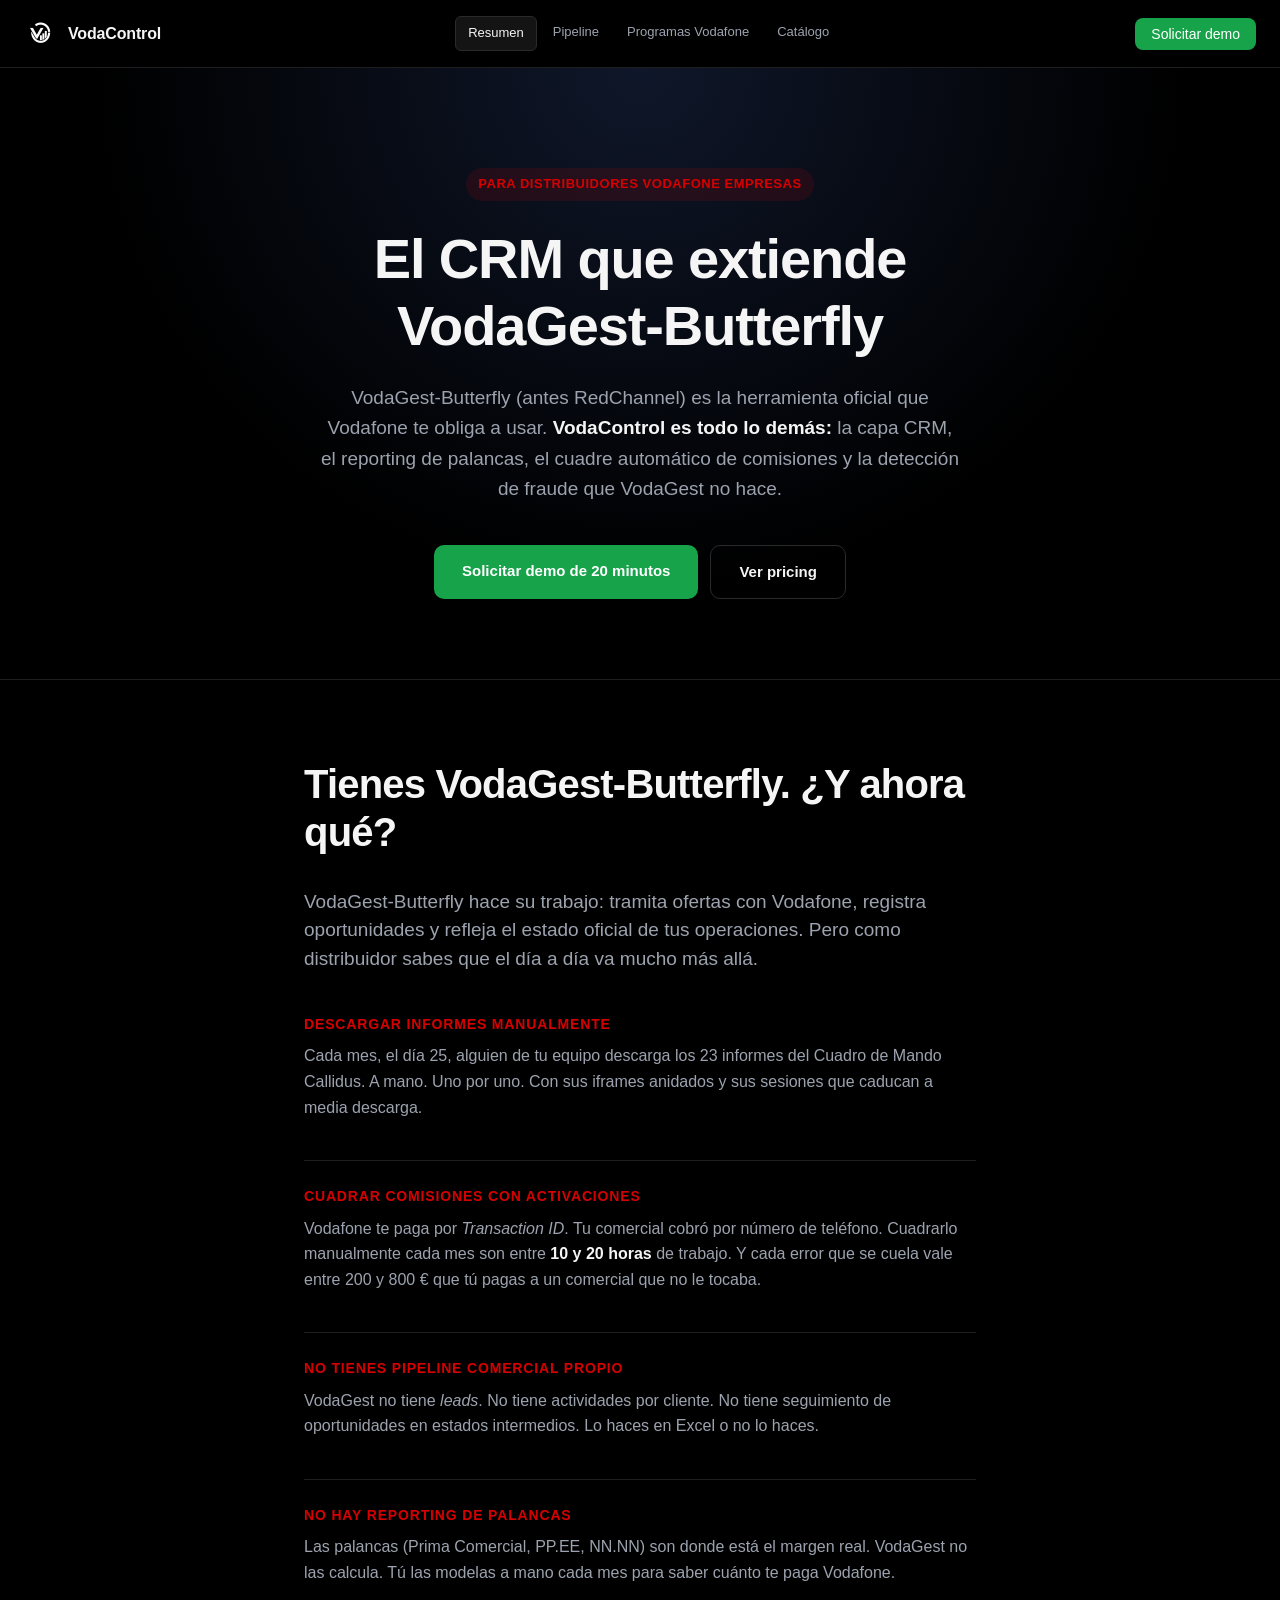
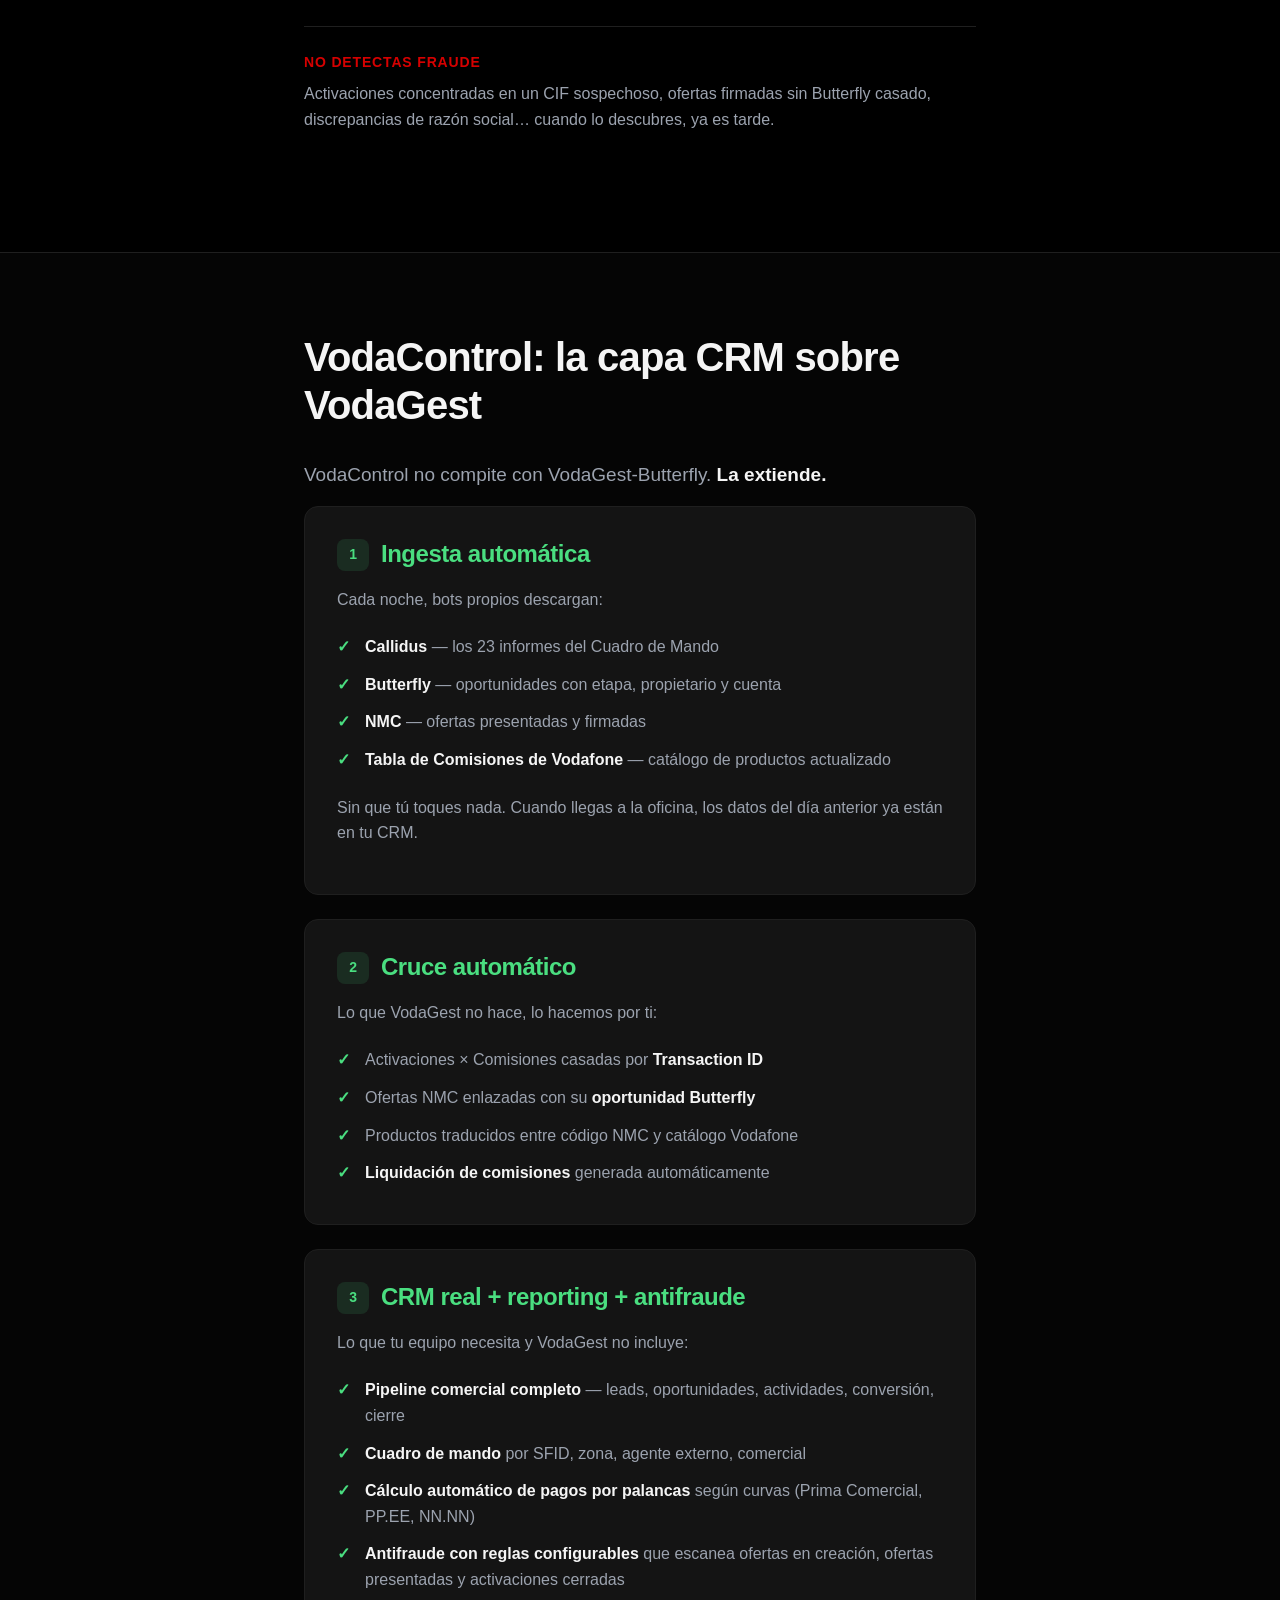
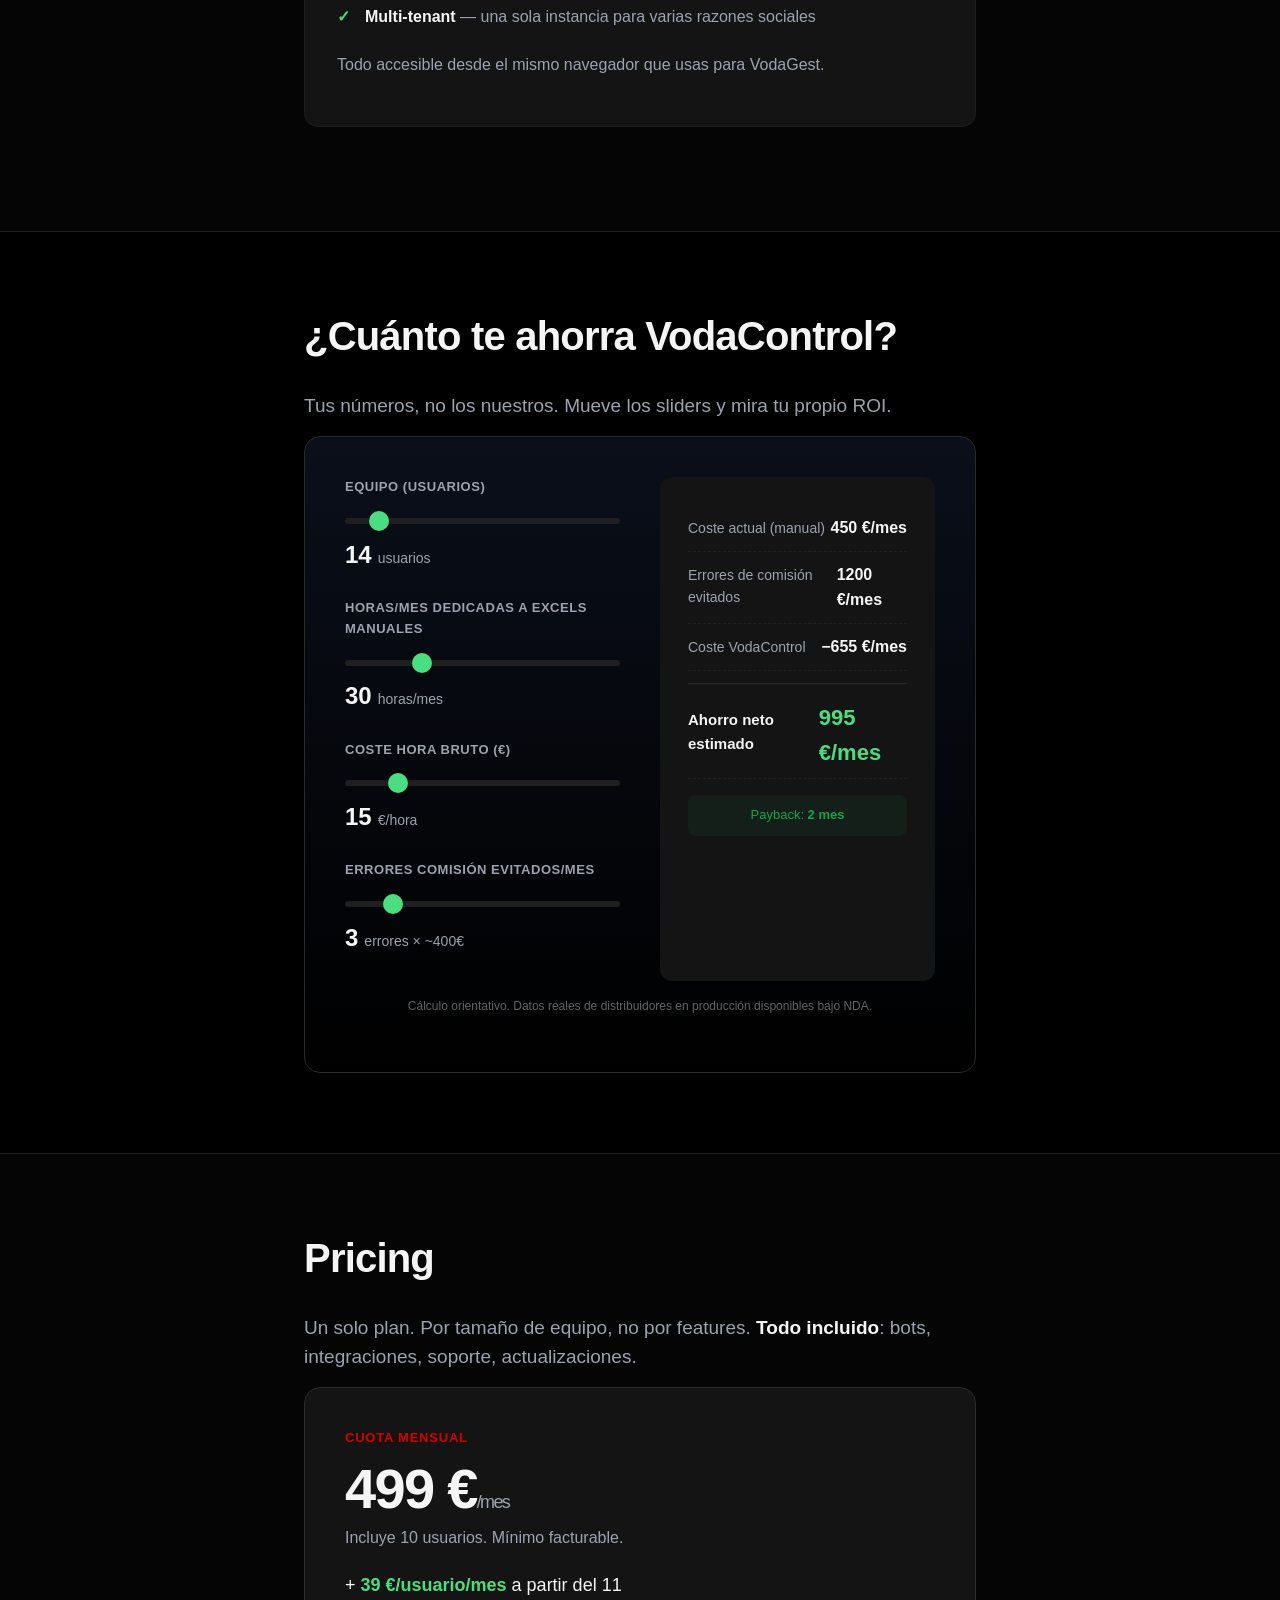
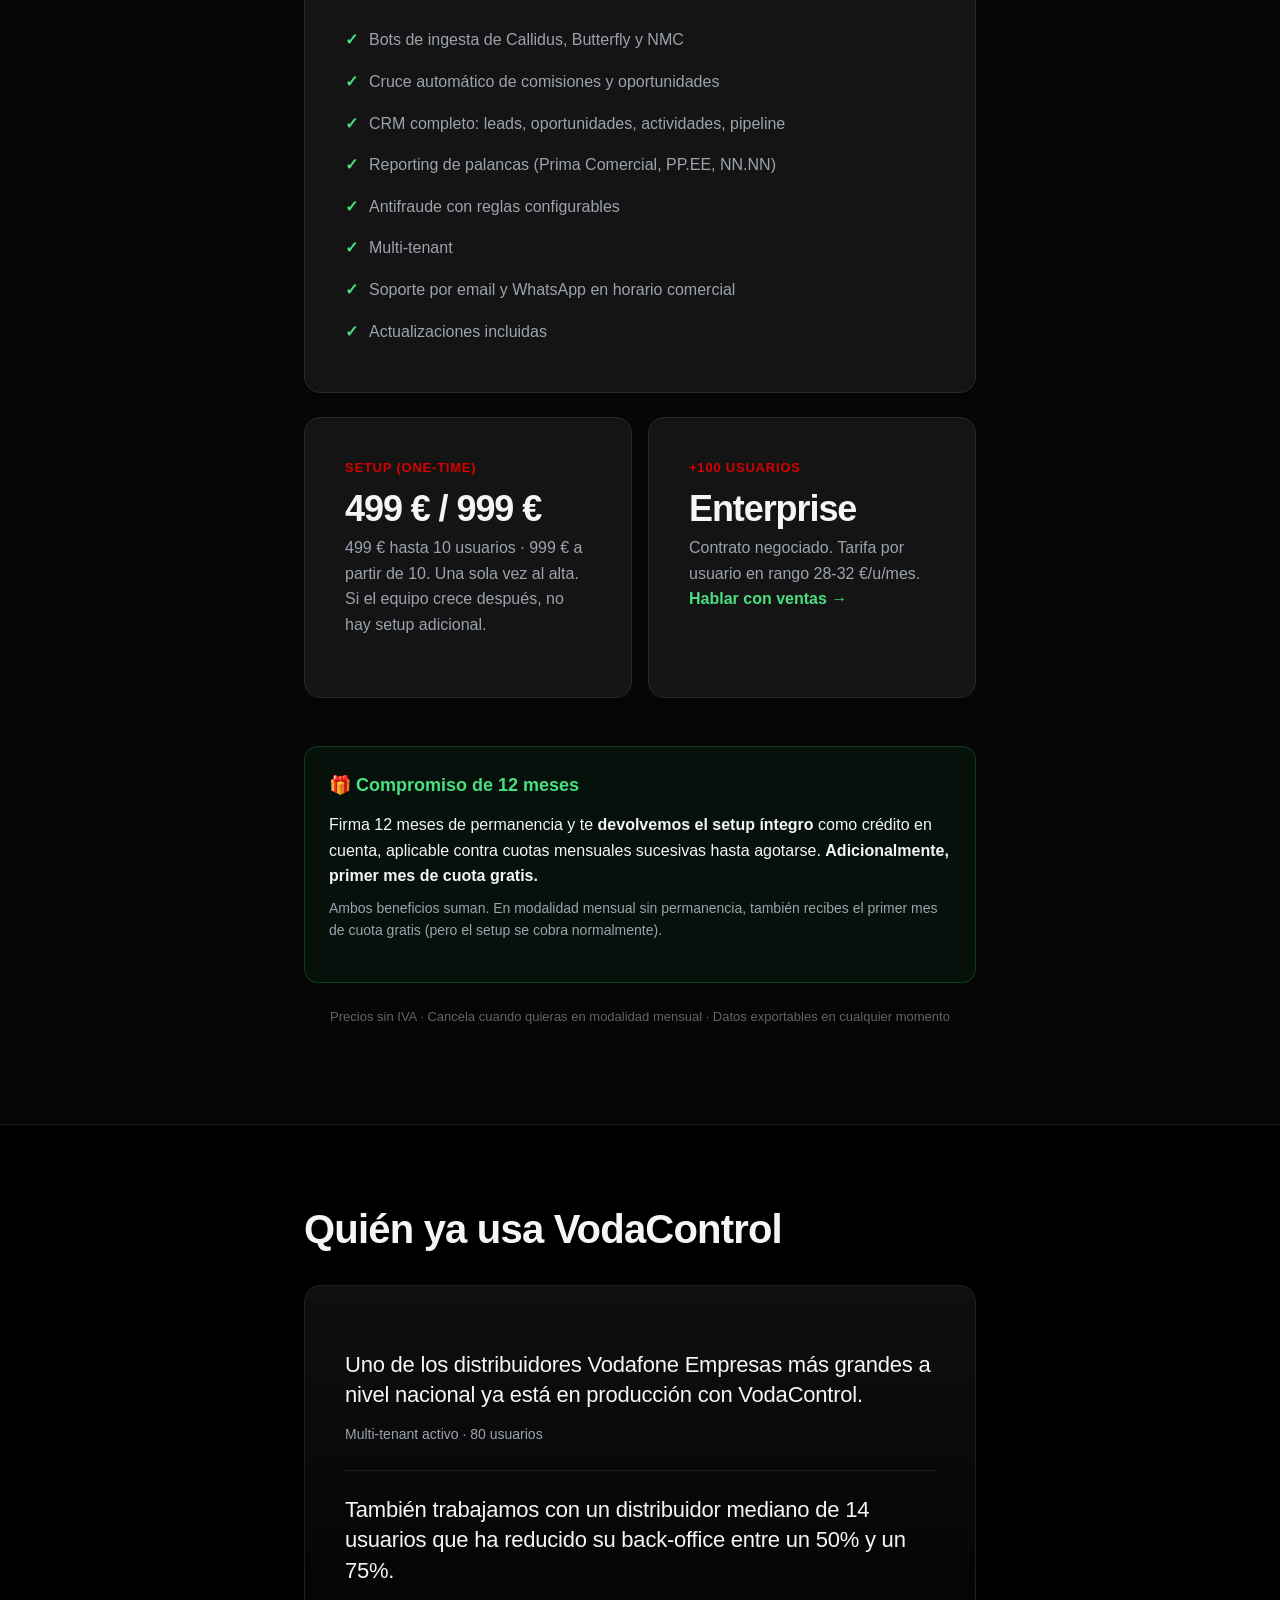
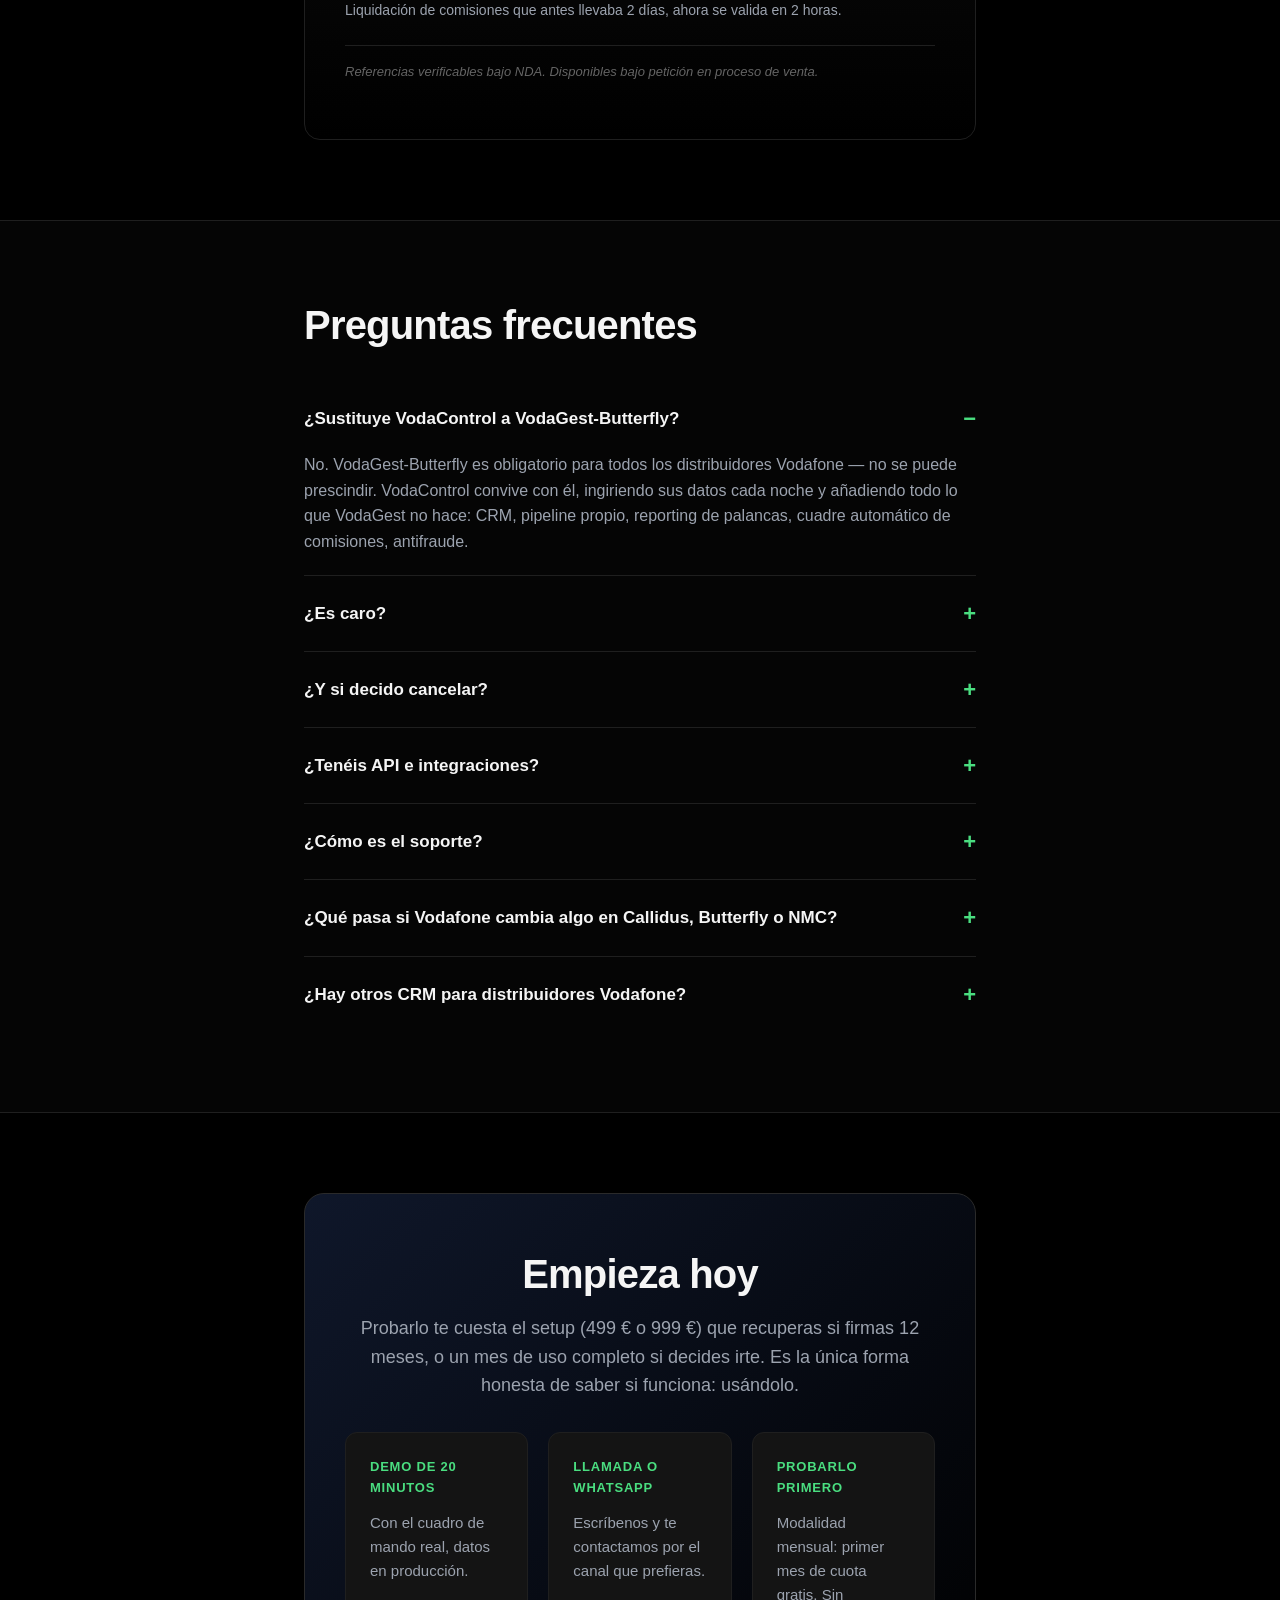
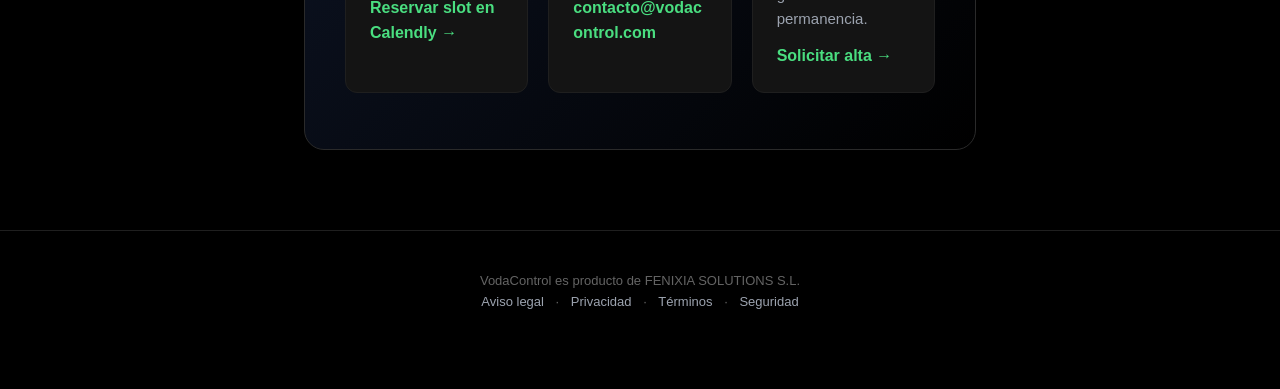
<file: businessplan/index.html>
<!DOCTYPE html>
<html lang="es">
<head>
  <meta charset="UTF-8">
  <meta name="viewport" content="width=device-width, initial-scale=1.0">
  <meta name="robots" content="noindex,nofollow">
  <title>VodaControl · Business Plan para distribuidores Vodafone</title>
  <meta name="description" content="El CRM que extiende VodaGest-Butterfly. Ingesta automatica de Callidus, NMC y Butterfly. Cuadre de comisiones, palancas y antifraude.">

  <link rel="icon" type="image/png" sizes="32x32" href="../brand/icon_32.png">
  <link rel="icon" type="image/png" sizes="16x16" href="../brand/icon_16.png">
  <link rel="apple-touch-icon" sizes="180x180" href="../brand/icon_180.png">
  <link rel="icon" type="image/png" sizes="192x192" href="../brand/icon_192.png">

  <meta property="og:title" content="VodaControl · Business Plan para distribuidores Vodafone">
  <meta property="og:description" content="El CRM que extiende VodaGest-Butterfly. Ingesta automatica, cuadre de comisiones, palancas, antifraude.">
  <meta property="og:image" content="../brand/icon_512.png">
  <meta property="og:type" content="website">
  <meta property="og:url" content="https://vodacontrol.com/businessplan">

  <style>
    :root {
      --bg: #000000;
      --bg-elev: #0F0F0F;
      --bg-card: #141414;
      --border: #1F1F1F;
      --border-hi: #2a2a2a;
      --text: #F5F5F5;
      --text-mute: #9CA3AF;
      --text-dim: #646464;
      --accent: #D60000;
      --accent-hover: #B30000;
      --ok: #16A34A;
      --ok-hi: #4ADE80;
      --info: #2563EB;
      --warn: #F59E0B;
    }

    * { margin: 0; padding: 0; box-sizing: border-box; }
    html { scroll-behavior: smooth; }
    body {
      background: var(--bg);
      color: var(--text);
      font-family: -apple-system, BlinkMacSystemFont, "Segoe UI", Roboto, "Helvetica Neue", Arial, sans-serif;
      font-size: 16px;
      line-height: 1.6;
      -webkit-font-smoothing: antialiased;
      -moz-osx-font-smoothing: grayscale;
    }

    a { color: var(--text); text-decoration: none; }
    a:hover { color: var(--ok-hi); }

    .container { max-width: 960px; margin: 0 auto; padding: 0 24px; }
    .container-narrow { max-width: 720px; margin: 0 auto; padding: 0 24px; }

    section { padding: 80px 0; border-bottom: 1px solid var(--border); }
    section:last-of-type { border-bottom: 0; }

    h1, h2, h3 { font-weight: 700; letter-spacing: -0.02em; line-height: 1.2; }
    h1 { font-size: clamp(36px, 5vw, 56px); margin-bottom: 24px; }
    h2 { font-size: clamp(28px, 3.5vw, 40px); margin-bottom: 32px; }
    h3 { font-size: clamp(20px, 2vw, 24px); margin-bottom: 16px; color: var(--ok-hi); }
    h4 { font-size: 18px; font-weight: 600; margin-bottom: 12px; }
    p { margin-bottom: 16px; color: var(--text-mute); }
    p strong { color: var(--text); font-weight: 600; }

    .lede { font-size: 19px; line-height: 1.5; }
    .small { font-size: 14px; color: var(--text-dim); }

    /* ===== Header ===== */
    header {
      position: sticky; top: 0; z-index: 10;
      background: rgba(0,0,0,0.85);
      backdrop-filter: blur(12px);
      -webkit-backdrop-filter: blur(12px);
      border-bottom: 1px solid var(--border);
    }
    header .nav {
      display: flex; align-items: center; justify-content: space-between;
      padding: 16px 24px; max-width: 1400px; margin: 0 auto;
      flex-wrap: wrap; gap: 16px;
    }
    header .brand { display: flex; align-items: center; gap: 12px; }
    header .brand img { width: 32px; height: 32px; }
    header .brand span { font-weight: 600; letter-spacing: -0.01em; }
    header .actions a {
      padding: 8px 16px; border-radius: 8px;
      font-size: 14px; font-weight: 500;
      transition: background 0.15s;
    }
    header .actions a.cta {
      background: var(--ok); color: #fff;
    }
    header .actions a.cta:hover { background: #15803d; color: #fff; }
    header .tabs-wrap { position: relative; }
    header .tabs { display: flex; gap: 4px; flex-wrap: nowrap; overflow-x: auto; -webkit-overflow-scrolling: touch; scrollbar-width: none; }
    header .tabs::-webkit-scrollbar { display: none; }
    header .tabs a { padding: 6px 12px; border-radius: 6px; font-size: 13px; font-weight: 500; color: var(--text-mute); transition: all 0.15s; white-space: nowrap; flex-shrink: 0; }
    header .tabs a:hover { background: var(--bg-elev); color: var(--text); }
    header .tabs a.active { background: var(--bg-card); color: var(--text); border: 1px solid var(--border-hi); }
    @media (max-width: 720px) {
      header .nav { padding: 10px 12px; gap: 8px; }
      header .brand span { display: none; }
      header .tabs-wrap { order: 3; width: 100%; }
      header .tabs-wrap::after { content: ""; position: absolute; right: 0; top: 0; bottom: 0; width: 24px; background: linear-gradient(to right, transparent, rgba(0,0,0,0.95)); pointer-events: none; }
      header .tabs { padding: 4px 0; }
      header .tabs a { padding: 8px 14px; font-size: 14px; }
      header .actions a.cta { padding: 8px 14px; font-size: 13px; }
    }

    /* ===== Hero ===== */
    .hero {
      padding: 100px 0 80px;
      text-align: center;
      background: radial-gradient(ellipse at top, #0F172A 0%, #000000 60%);
    }
    .hero .eyebrow {
      display: inline-block;
      padding: 6px 12px;
      background: rgba(214, 0, 0, 0.12);
      color: var(--accent);
      border-radius: 20px;
      font-size: 13px;
      font-weight: 600;
      letter-spacing: 0.04em;
      text-transform: uppercase;
      margin-bottom: 24px;
    }
    .hero h1 { max-width: 800px; margin: 0 auto 24px; }
    .hero .sub { max-width: 640px; margin: 0 auto 40px; font-size: 19px; color: var(--text-mute); }
    .hero .ctas { display: flex; gap: 12px; justify-content: center; flex-wrap: wrap; }
    .btn {
      display: inline-block;
      padding: 14px 28px;
      border-radius: 10px;
      font-weight: 600;
      font-size: 15px;
      transition: transform 0.1s, background 0.15s;
      cursor: pointer;
      border: 0;
    }
    .btn:hover { transform: translateY(-1px); }
    .btn-primary { background: var(--ok); color: #fff; }
    .btn-primary:hover { background: #15803d; color: #fff; }
    .btn-secondary {
      background: transparent;
      color: var(--text);
      border: 1px solid var(--border-hi);
    }
    .btn-secondary:hover { background: var(--bg-elev); color: var(--text); }

    /* ===== Generic blocks ===== */
    .pain-list, .solution-list { list-style: none; padding: 0; }
    .pain-list li, .solution-list li {
      padding: 24px 0;
      border-bottom: 1px solid var(--border);
    }
    .pain-list li:last-child, .solution-list li:last-child { border-bottom: 0; }
    .pain-list li h4 {
      color: var(--accent);
      font-size: 14px; font-weight: 600; letter-spacing: 0.06em; text-transform: uppercase;
      margin-bottom: 8px;
    }
    .solution-list li h4 {
      color: var(--ok-hi);
      font-size: 14px; font-weight: 600; letter-spacing: 0.06em; text-transform: uppercase;
      margin-bottom: 8px;
    }

    /* ===== Solution blocks ===== */
    .sol-block {
      background: var(--bg-card);
      border: 1px solid var(--border);
      border-radius: 14px;
      padding: 32px;
      margin-bottom: 24px;
    }
    .sol-block h3 {
      display: flex; align-items: center; gap: 12px;
      margin-bottom: 16px;
    }
    .sol-block h3 .num {
      display: inline-flex; align-items: center; justify-content: center;
      width: 32px; height: 32px;
      background: rgba(74, 222, 128, 0.12);
      color: var(--ok-hi);
      border-radius: 8px;
      font-size: 14px;
      font-weight: 700;
    }
    .sol-block ul { list-style: none; padding-left: 0; }
    .sol-block ul li {
      padding-left: 28px; position: relative;
      color: var(--text-mute);
      padding-top: 6px; padding-bottom: 6px;
    }
    .sol-block ul li::before {
      content: "✓"; position: absolute; left: 0; top: 6px;
      color: var(--ok-hi); font-weight: 700;
    }
    .sol-block ul li strong { color: var(--text); }

    /* ===== Calculator ===== */
    .calc {
      background: linear-gradient(180deg, #0A0F1A 0%, #000 100%);
      border: 1px solid var(--border-hi);
      border-radius: 16px;
      padding: 40px;
    }
    .calc-grid { display: grid; grid-template-columns: 1fr 1fr; gap: 40px; }
    @media (max-width: 720px) { .calc-grid { grid-template-columns: 1fr; gap: 24px; } }
    .calc-inputs label {
      display: block;
      font-size: 13px; font-weight: 600;
      color: var(--text-mute);
      letter-spacing: 0.04em; text-transform: uppercase;
      margin-bottom: 8px;
    }
    .calc-inputs .field { margin-bottom: 24px; }
    .calc-inputs input[type=range] {
      width: 100%;
      -webkit-appearance: none;
      background: var(--border);
      height: 6px;
      border-radius: 3px;
      outline: none;
    }
    .calc-inputs input[type=range]::-webkit-slider-thumb {
      -webkit-appearance: none;
      width: 20px; height: 20px;
      background: var(--ok-hi);
      border-radius: 50%; cursor: pointer;
    }
    .calc-inputs input[type=range]::-moz-range-thumb {
      width: 20px; height: 20px;
      background: var(--ok-hi);
      border-radius: 50%; cursor: pointer; border: 0;
    }
    .calc-inputs .value {
      font-size: 24px; font-weight: 700; color: var(--text);
      margin-top: 4px;
    }
    .calc-inputs .value .unit { font-size: 14px; color: var(--text-mute); font-weight: 500; margin-left: 6px; }

    .calc-output { background: var(--bg-card); border-radius: 12px; padding: 28px; }
    .calc-output .row {
      display: flex; justify-content: space-between; align-items: baseline;
      padding: 10px 0;
      border-bottom: 1px dashed var(--border);
    }
    .calc-output .row:last-of-type { border-bottom: 0; }
    .calc-output .row .label { color: var(--text-mute); font-size: 14px; }
    .calc-output .row .num { font-weight: 600; color: var(--text); }
    .calc-output .row.highlight { padding: 16px 0 8px; border-top: 1px solid var(--border-hi); margin-top: 12px; }
    .calc-output .row.highlight .label { color: var(--text); font-weight: 600; font-size: 15px; }
    .calc-output .row.highlight .num { color: var(--ok-hi); font-size: 22px; font-weight: 700; }
    .calc-output .payback {
      margin-top: 16px;
      font-size: 13px;
      color: var(--ok);
      text-align: center;
      padding: 10px;
      background: rgba(22, 163, 74, 0.08);
      border-radius: 8px;
    }
    .calc-disclaimer { margin-top: 16px; font-size: 12px; color: var(--text-dim); text-align: center; }

    /* ===== Pricing ===== */
    .pricing-card {
      background: var(--bg-card);
      border: 1px solid var(--border-hi);
      border-radius: 16px;
      padding: 40px;
      margin-bottom: 24px;
    }
    .pricing-card .label {
      font-size: 13px; font-weight: 600;
      color: var(--accent);
      letter-spacing: 0.06em; text-transform: uppercase;
      margin-bottom: 12px;
    }
    .pricing-card .price {
      font-size: 56px; font-weight: 700; letter-spacing: -0.03em;
      line-height: 1; margin-bottom: 8px;
    }
    .pricing-card .price .small { font-size: 18px; font-weight: 500; color: var(--text-mute); }
    .pricing-card .desc { color: var(--text-mute); margin-bottom: 20px; }
    .pricing-card .add { font-size: 18px; margin-bottom: 12px; }
    .pricing-card .add strong { color: var(--ok-hi); }
    .pricing-card ul { list-style: none; padding: 0; margin-top: 20px; }
    .pricing-card ul li {
      padding: 8px 0 8px 24px; position: relative;
      color: var(--text-mute);
    }
    .pricing-card ul li::before {
      content: "✓"; position: absolute; left: 0;
      color: var(--ok-hi); font-weight: 700;
    }

    .pricing-row { display: grid; grid-template-columns: 1fr 1fr; gap: 16px; }
    @media (max-width: 720px) { .pricing-row { grid-template-columns: 1fr; } }

    .pricing-extra {
      background: rgba(22, 163, 74, 0.08);
      border: 1px solid rgba(22, 163, 74, 0.3);
      border-radius: 14px;
      padding: 24px;
      margin-top: 24px;
    }
    .pricing-extra h4 { color: var(--ok-hi); }

    .pricing-footnote {
      margin-top: 24px;
      font-size: 13px;
      color: var(--text-dim);
      text-align: center;
    }

    /* ===== Social proof ===== */
    .social-proof {
      background: linear-gradient(180deg, #0F0F0F 0%, #000 100%);
      border: 1px solid var(--border);
      border-radius: 16px;
      padding: 40px;
    }
    .social-proof .testimonial {
      padding: 24px 0;
      border-bottom: 1px solid var(--border);
    }
    .social-proof .testimonial:last-child { border-bottom: 0; }
    .social-proof .testimonial .quote {
      font-size: 22px;
      font-weight: 500;
      letter-spacing: -0.01em;
      color: var(--text);
      margin-bottom: 12px;
      line-height: 1.4;
    }
    .social-proof .testimonial .meta {
      font-size: 14px;
      color: var(--text-mute);
    }
    .social-proof .nda {
      margin-top: 16px;
      font-size: 13px;
      color: var(--text-dim);
      font-style: italic;
    }

    /* ===== FAQ ===== */
    .faq-item {
      border-bottom: 1px solid var(--border);
      padding: 20px 0;
    }
    .faq-item:last-child { border-bottom: 0; }
    .faq-item summary {
      cursor: pointer;
      font-weight: 600;
      font-size: 17px;
      list-style: none;
      display: flex;
      justify-content: space-between;
      align-items: center;
      gap: 16px;
    }
    .faq-item summary::-webkit-details-marker { display: none; }
    .faq-item summary::after {
      content: "+";
      font-size: 22px;
      color: var(--ok-hi);
      transition: transform 0.2s;
      flex-shrink: 0;
    }
    .faq-item[open] summary::after { content: "−"; }
    .faq-item .answer {
      padding-top: 16px;
      color: var(--text-mute);
      font-size: 16px;
      line-height: 1.6;
    }

    /* ===== Final CTA ===== */
    .final-cta {
      background: linear-gradient(135deg, #0F172A 0%, #000 100%);
      border: 1px solid var(--border-hi);
      border-radius: 20px;
      padding: 56px 40px;
      text-align: center;
    }
    .final-cta h2 { margin-bottom: 16px; }
    .final-cta p { margin-bottom: 32px; font-size: 18px; }
    .cta-options {
      display: grid;
      grid-template-columns: repeat(3, 1fr);
      gap: 20px;
      margin-top: 32px;
      text-align: left;
    }
    @media (max-width: 720px) { .cta-options { grid-template-columns: 1fr; } }
    .cta-option {
      background: var(--bg-card);
      border-radius: 12px;
      padding: 24px;
      border: 1px solid var(--border);
    }
    .cta-option h4 {
      font-size: 13px;
      letter-spacing: 0.06em;
      text-transform: uppercase;
      color: var(--ok-hi);
      margin-bottom: 12px;
    }
    .cta-option p { font-size: 15px; margin-bottom: 12px; }
    .cta-option a { color: var(--ok-hi); font-weight: 600; word-break: break-word; }

    /* ===== Footer ===== */
    footer {
      background: #000;
      padding: 40px 0 60px;
      text-align: center;
      border-top: 1px solid var(--border);
    }
    footer p { font-size: 13px; color: var(--text-dim); }
    footer a { color: var(--text-mute); margin: 0 8px; }
    footer a:hover { color: var(--text); }
  </style>
</head>
<body>

<!-- ============================================================ -->
<!--  HEADER                                                     -->
<!-- ============================================================ -->
<header>
  <div class="nav">
    <a href="/" class="brand">
      <img src="../brand/icon-mono-white_512.png" alt="VodaControl">
      <span>VodaControl</span>
    </a>
    <div class="tabs-wrap"><div class="tabs">
      <a href="./" class="active">Resumen</a>
      <a href="pipeline/">Pipeline</a>
      <a href="programas/">Programas Vodafone</a>
      <a href="catalogo/">Catálogo</a>
    </div></div>
    <div class="actions">
      <a href="#contacto" class="cta">Solicitar demo</a>
    </div>
  </div>
</header>

<!-- ============================================================ -->
<!--  1. HERO                                                    -->
<!-- ============================================================ -->
<section class="hero">
  <div class="container-narrow">
    <span class="eyebrow">Para distribuidores Vodafone Empresas</span>
    <h1>El CRM que extiende VodaGest-Butterfly</h1>
    <p class="sub">
      VodaGest-Butterfly (antes RedChannel) es la herramienta oficial que Vodafone te obliga a usar.
      <strong style="color:var(--text)">VodaControl es todo lo demás:</strong> la capa CRM, el reporting de palancas,
      el cuadre automático de comisiones y la detección de fraude que VodaGest no hace.
    </p>
    <div class="ctas">
      <a href="#contacto" class="btn btn-primary">Solicitar demo de 20 minutos</a>
      <a href="#pricing" class="btn btn-secondary">Ver pricing</a>
    </div>
  </div>
</section>

<!-- ============================================================ -->
<!--  2. PROBLEMA                                                -->
<!-- ============================================================ -->
<section id="problema">
  <div class="container-narrow">
    <h2>Tienes VodaGest-Butterfly. ¿Y ahora qué?</h2>
    <p class="lede">
      VodaGest-Butterfly hace su trabajo: tramita ofertas con Vodafone, registra oportunidades y refleja
      el estado oficial de tus operaciones. Pero como distribuidor sabes que el día a día va mucho más allá.
    </p>

    <ul class="pain-list">
      <li>
        <h4>Descargar informes manualmente</h4>
        <p>
          Cada mes, el día 25, alguien de tu equipo descarga los 23 informes del Cuadro de Mando Callidus.
          A mano. Uno por uno. Con sus iframes anidados y sus sesiones que caducan a media descarga.
        </p>
      </li>
      <li>
        <h4>Cuadrar comisiones con activaciones</h4>
        <p>
          Vodafone te paga por <em>Transaction ID</em>. Tu comercial cobró por número de teléfono.
          Cuadrarlo manualmente cada mes son entre <strong>10 y 20 horas</strong> de trabajo.
          Y cada error que se cuela vale entre 200 y 800 € que tú pagas a un comercial que no le tocaba.
        </p>
      </li>
      <li>
        <h4>No tienes pipeline comercial propio</h4>
        <p>
          VodaGest no tiene <em>leads</em>. No tiene actividades por cliente. No tiene seguimiento de
          oportunidades en estados intermedios. Lo haces en Excel o no lo haces.
        </p>
      </li>
      <li>
        <h4>No hay reporting de palancas</h4>
        <p>
          Las palancas (Prima Comercial, PP.EE, NN.NN) son donde está el margen real.
          VodaGest no las calcula. Tú las modelas a mano cada mes para saber cuánto te paga Vodafone.
        </p>
      </li>
      <li>
        <h4>No detectas fraude</h4>
        <p>
          Activaciones concentradas en un CIF sospechoso, ofertas firmadas sin Butterfly casado,
          discrepancias de razón social… cuando lo descubres, ya es tarde.
        </p>
      </li>
    </ul>
  </div>
</section>

<!-- ============================================================ -->
<!--  3. SOLUCIÓN                                                -->
<!-- ============================================================ -->
<section id="solucion" style="background:#050505;">
  <div class="container-narrow">
    <h2>VodaControl: la capa CRM sobre VodaGest</h2>
    <p class="lede">VodaControl no compite con VodaGest-Butterfly. <strong>La extiende.</strong></p>

    <div class="sol-block">
      <h3><span class="num">1</span> Ingesta automática</h3>
      <p>Cada noche, bots propios descargan:</p>
      <ul>
        <li><strong>Callidus</strong> — los 23 informes del Cuadro de Mando</li>
        <li><strong>Butterfly</strong> — oportunidades con etapa, propietario y cuenta</li>
        <li><strong>NMC</strong> — ofertas presentadas y firmadas</li>
        <li><strong>Tabla de Comisiones de Vodafone</strong> — catálogo de productos actualizado</li>
      </ul>
      <p style="margin-top:16px;">
        Sin que tú toques nada. Cuando llegas a la oficina, los datos del día anterior ya están en tu CRM.
      </p>
    </div>

    <div class="sol-block">
      <h3><span class="num">2</span> Cruce automático</h3>
      <p>Lo que VodaGest no hace, lo hacemos por ti:</p>
      <ul>
        <li>Activaciones × Comisiones casadas por <strong>Transaction ID</strong></li>
        <li>Ofertas NMC enlazadas con su <strong>oportunidad Butterfly</strong></li>
        <li>Productos traducidos entre código NMC y catálogo Vodafone</li>
        <li><strong>Liquidación de comisiones</strong> generada automáticamente</li>
      </ul>
    </div>

    <div class="sol-block">
      <h3><span class="num">3</span> CRM real + reporting + antifraude</h3>
      <p>Lo que tu equipo necesita y VodaGest no incluye:</p>
      <ul>
        <li><strong>Pipeline comercial completo</strong> — leads, oportunidades, actividades, conversión, cierre</li>
        <li><strong>Cuadro de mando</strong> por SFID, zona, agente externo, comercial</li>
        <li><strong>Cálculo automático de pagos por palancas</strong> según curvas (Prima Comercial, PP.EE, NN.NN)</li>
        <li><strong>Antifraude con reglas configurables</strong> que escanea ofertas en creación, ofertas presentadas y activaciones cerradas</li>
        <li><strong>Multi-tenant</strong> — una sola instancia para varias razones sociales</li>
      </ul>
      <p style="margin-top:16px;">
        Todo accesible desde el mismo navegador que usas para VodaGest.
      </p>
    </div>
  </div>
</section>

<!-- ============================================================ -->
<!--  4. CALCULADORA ROI                                         -->
<!-- ============================================================ -->
<section id="roi">
  <div class="container-narrow">
    <h2>¿Cuánto te ahorra VodaControl?</h2>
    <p class="lede">Tus números, no los nuestros. Mueve los sliders y mira tu propio ROI.</p>

    <div class="calc">
      <div class="calc-grid">
        <div class="calc-inputs">
          <div class="field">
            <label for="usuarios">Equipo (usuarios)</label>
            <input type="range" id="usuarios" min="5" max="100" value="14" step="1">
            <div class="value"><span id="usuarios-val">14</span><span class="unit">usuarios</span></div>
          </div>

          <div class="field">
            <label for="horas">Horas/mes dedicadas a Excels manuales</label>
            <input type="range" id="horas" min="5" max="100" value="30" step="1">
            <div class="value"><span id="horas-val">30</span><span class="unit">horas/mes</span></div>
          </div>

          <div class="field">
            <label for="coste">Coste hora bruto (€)</label>
            <input type="range" id="coste" min="10" max="40" value="15" step="1">
            <div class="value"><span id="coste-val">15</span><span class="unit">€/hora</span></div>
          </div>

          <div class="field">
            <label for="comisiones">Errores comisión evitados/mes</label>
            <input type="range" id="comisiones" min="0" max="20" value="3" step="1">
            <div class="value"><span id="comisiones-val">3</span><span class="unit">errores × ~400€</span></div>
          </div>
        </div>

        <div class="calc-output">
          <div class="row">
            <span class="label">Coste actual (manual)</span>
            <span class="num"><span id="out-actual">450</span> €/mes</span>
          </div>
          <div class="row">
            <span class="label">Errores de comisión evitados</span>
            <span class="num"><span id="out-comisiones">1.200</span> €/mes</span>
          </div>
          <div class="row">
            <span class="label">Coste VodaControl</span>
            <span class="num">−<span id="out-coste">655</span> €/mes</span>
          </div>
          <div class="row highlight">
            <span class="label">Ahorro neto estimado</span>
            <span class="num"><span id="out-ahorro">995</span> €/mes</span>
          </div>
          <div class="payback">Payback: <strong><span id="out-payback">&lt;1</span> mes</strong></div>
        </div>
      </div>
      <p class="calc-disclaimer">
        Cálculo orientativo. Datos reales de distribuidores en producción disponibles bajo NDA.
      </p>
    </div>
  </div>
</section>

<!-- ============================================================ -->
<!--  5. PRICING                                                 -->
<!-- ============================================================ -->
<section id="pricing" style="background:#050505;">
  <div class="container-narrow">
    <h2>Pricing</h2>
    <p class="lede">
      Un solo plan. Por tamaño de equipo, no por features.
      <strong>Todo incluido</strong>: bots, integraciones, soporte, actualizaciones.
    </p>

    <div class="pricing-card">
      <div class="label">Cuota mensual</div>
      <div class="price">499 €<span class="small">/mes</span></div>
      <div class="desc">Incluye 10 usuarios. Mínimo facturable.</div>
      <div class="add">+ <strong>39 €/usuario/mes</strong> a partir del 11</div>
      <ul>
        <li>Bots de ingesta de Callidus, Butterfly y NMC</li>
        <li>Cruce automático de comisiones y oportunidades</li>
        <li>CRM completo: leads, oportunidades, actividades, pipeline</li>
        <li>Reporting de palancas (Prima Comercial, PP.EE, NN.NN)</li>
        <li>Antifraude con reglas configurables</li>
        <li>Multi-tenant</li>
        <li>Soporte por email y WhatsApp en horario comercial</li>
        <li>Actualizaciones incluidas</li>
      </ul>
    </div>

    <div class="pricing-row">
      <div class="pricing-card">
        <div class="label">Setup (one-time)</div>
        <div class="price" style="font-size:36px;">499 € / 999 €</div>
        <div class="desc">
          499 € hasta 10 usuarios · 999 € a partir de 10.
          Una sola vez al alta. Si el equipo crece después, no hay setup adicional.
        </div>
      </div>
      <div class="pricing-card">
        <div class="label">+100 usuarios</div>
        <div class="price" style="font-size:36px;">Enterprise</div>
        <div class="desc">
          Contrato negociado. Tarifa por usuario en rango 28-32 €/u/mes.
          <a href="#contacto" style="color:var(--ok-hi); font-weight:600;">Hablar con ventas →</a>
        </div>
      </div>
    </div>

    <div class="pricing-extra">
      <h4>🎁 Compromiso de 12 meses</h4>
      <p style="color:var(--text); margin-bottom:8px;">
        Firma 12 meses de permanencia y te <strong>devolvemos el setup íntegro</strong> como crédito en cuenta,
        aplicable contra cuotas mensuales sucesivas hasta agotarse.
        <strong>Adicionalmente, primer mes de cuota gratis.</strong>
      </p>
      <p class="small" style="color:var(--text-mute);">
        Ambos beneficios suman. En modalidad mensual sin permanencia, también recibes el primer mes
        de cuota gratis (pero el setup se cobra normalmente).
      </p>
    </div>

    <p class="pricing-footnote">
      Precios sin IVA · Cancela cuando quieras en modalidad mensual · Datos exportables en cualquier momento
    </p>
  </div>
</section>

<!-- ============================================================ -->
<!--  6. PRUEBA SOCIAL                                           -->
<!-- ============================================================ -->
<section id="clientes">
  <div class="container-narrow">
    <h2>Quién ya usa VodaControl</h2>

    <div class="social-proof">
      <div class="testimonial">
        <div class="quote">
          Uno de los distribuidores Vodafone Empresas más grandes a nivel nacional ya está en producción con VodaControl.
        </div>
        <div class="meta">Multi-tenant activo · 80 usuarios</div>
      </div>
      <div class="testimonial">
        <div class="quote">
          También trabajamos con un distribuidor mediano de 14 usuarios que ha reducido su back-office entre un 50% y un 75%.
        </div>
        <div class="meta">Liquidación de comisiones que antes llevaba 2 días, ahora se valida en 2 horas.</div>
      </div>
      <p class="nda">Referencias verificables bajo NDA. Disponibles bajo petición en proceso de venta.</p>
    </div>
  </div>
</section>

<!-- ============================================================ -->
<!--  7. FAQ                                                     -->
<!-- ============================================================ -->
<section id="faq" style="background:#050505;">
  <div class="container-narrow">
    <h2>Preguntas frecuentes</h2>

    <details class="faq-item" open>
      <summary>¿Sustituye VodaControl a VodaGest-Butterfly?</summary>
      <div class="answer">
        No. VodaGest-Butterfly es obligatorio para todos los distribuidores Vodafone — no se puede prescindir.
        VodaControl convive con él, ingiriendo sus datos cada noche y añadiendo todo lo que VodaGest no hace:
        CRM, pipeline propio, reporting de palancas, cuadre automático de comisiones, antifraude.
      </div>
    </details>

    <details class="faq-item">
      <summary>¿Es caro?</summary>
      <div class="answer">
        Para un equipo de 10 personas que dedica 30 horas/mes a Excels, el ROI suele estar bajo los 2 meses.
        Usa la calculadora arriba con tus propios números. El payback típico está entre 1 y 3 meses para
        distribuidores medianos.
      </div>
    </details>

    <details class="faq-item">
      <summary>¿Y si decido cancelar?</summary>
      <div class="answer">
        En modalidad mensual cancelas cuando quieras, sin permanencia.
        Los datos son tuyos: exportables en cualquier momento.
        Solo si firmas el compromiso de 12 meses (a cambio del setup gratis) hay permanencia,
        y se aplica cláusula de penalización si rompes contrato antes del año.
      </div>
    </details>

    <details class="faq-item">
      <summary>¿Tenéis API e integraciones?</summary>
      <div class="answer">
        Sí. API REST documentada. Webhooks para eventos relevantes (oferta firmada, activación detectada,
        alerta antifraude). Si tienes BBDD propia o ERP propio, te lo sincronizamos.
      </div>
    </details>

    <details class="faq-item">
      <summary>¿Cómo es el soporte?</summary>
      <div class="answer">
        Email y WhatsApp directo durante horario comercial (9-18h L-V). Tiempo de respuesta menor a
        4 horas hábiles. Sin diferenciación de plan: todos los clientes igual, incluido en la cuota base.
      </div>
    </details>

    <details class="faq-item">
      <summary>¿Qué pasa si Vodafone cambia algo en Callidus, Butterfly o NMC?</summary>
      <div class="answer">
        Lo cubrimos. Si Vodafone cambia un selector, una URL o un formato de Excel, lo arreglamos
        sin coste para ti. Es parte del servicio y la razón por la que esto es difícil de mantener
        en casa: hay que tener un equipo dedicado a vigilar cambios en sus sistemas.
      </div>
    </details>

    <details class="faq-item">
      <summary>¿Hay otros CRM para distribuidores Vodafone?</summary>
      <div class="answer">
        Sí, existen alternativas. La diferencia clave es que VodaControl incluye los bots de ingesta
        de Callidus, NMC y Butterfly como parte del producto base, sin coste extra ni implementación
        adicional. Si quieres una comparativa detallada, te la hacemos en la demo con tus criterios
        concretos.
      </div>
    </details>
  </div>
</section>

<!-- ============================================================ -->
<!--  8. CTA FINAL                                               -->
<!-- ============================================================ -->
<section id="contacto">
  <div class="container-narrow">
    <div class="final-cta">
      <h2>Empieza hoy</h2>
      <p style="color:var(--text-mute);">
        Probarlo te cuesta el setup (499 € o 999 €) que recuperas si firmas 12 meses, o un mes de uso
        completo si decides irte. Es la única forma honesta de saber si funciona: usándolo.
      </p>

      <div class="cta-options">
        <div class="cta-option">
          <h4>Demo de 20 minutos</h4>
          <p>Con el cuadro de mando real, datos en producción.</p>
          <a href="https://calendly.com/vodacontrol/demo" target="_blank" rel="noopener">Reservar slot en Calendly →</a>
        </div>
        <div class="cta-option">
          <h4>Llamada o WhatsApp</h4>
          <p>Escríbenos y te contactamos por el canal que prefieras.</p>
          <a href="mailto:contacto@vodacontrol.com?subject=Contacto VodaControl">contacto@vodacontrol.com</a>
        </div>
        <div class="cta-option">
          <h4>Probarlo primero</h4>
          <p>Modalidad mensual: primer mes de cuota gratis. Sin permanencia.</p>
          <a href="mailto:contacto@vodacontrol.com?subject=Alta VodaControl">Solicitar alta →</a>
        </div>
      </div>
    </div>
  </div>
</section>

<footer>
  <div class="container">
    <p>
      VodaControl es producto de FENIXIA SOLUTIONS S.L.<br>
      <a href="/aviso-legal.html">Aviso legal</a> ·
      <a href="/privacidad.html">Privacidad</a> ·
      <a href="/terminos.html">Términos</a> ·
      <a href="/seguridad.html">Seguridad</a>
    </p>
  </div>
</footer>

<!-- ============================================================ -->
<!--  Calculator JS                                              -->
<!-- ============================================================ -->
<script>
  const inputs = {
    usuarios: document.getElementById('usuarios'),
    horas: document.getElementById('horas'),
    coste: document.getElementById('coste'),
    comisiones: document.getElementById('comisiones'),
  };
  const labels = {
    usuarios: document.getElementById('usuarios-val'),
    horas: document.getElementById('horas-val'),
    coste: document.getElementById('coste-val'),
    comisiones: document.getElementById('comisiones-val'),
  };
  const outputs = {
    actual: document.getElementById('out-actual'),
    comisiones: document.getElementById('out-comisiones'),
    coste: document.getElementById('out-coste'),
    ahorro: document.getElementById('out-ahorro'),
    payback: document.getElementById('out-payback'),
  };

  const ERROR_COMISION_VALOR = 400; // €/error medio
  const CUOTA_BASE = 499;            // €/mes
  const CUOTA_USUARIO_ADICIONAL = 39; // €/usuario/mes a partir del 11

  function fmt(n) {
    return Math.round(n).toLocaleString('es-ES');
  }

  function vodacontrolCuota(usuarios) {
    if (usuarios <= 10) return CUOTA_BASE;
    return CUOTA_BASE + (usuarios - 10) * CUOTA_USUARIO_ADICIONAL;
  }

  function recalc() {
    const u = +inputs.usuarios.value;
    const h = +inputs.horas.value;
    const c = +inputs.coste.value;
    const e = +inputs.comisiones.value;

    labels.usuarios.textContent = u;
    labels.horas.textContent = h;
    labels.coste.textContent = c;
    labels.comisiones.textContent = e;

    const costeActual = h * c;
    const ahorroComisiones = e * ERROR_COMISION_VALOR;
    const costeVdc = vodacontrolCuota(u);
    const ahorroNeto = costeActual + ahorroComisiones - costeVdc;

    outputs.actual.textContent = fmt(costeActual);
    outputs.comisiones.textContent = fmt(ahorroComisiones);
    outputs.coste.textContent = fmt(costeVdc);
    outputs.ahorro.textContent = fmt(ahorroNeto);

    // Payback: solo cuenta el setup contra el ahorro neto.
    // Setup 499 si <=10 usuarios, 999 si >10.
    const setup = u <= 10 ? 499 : 999;
    if (ahorroNeto <= 0) {
      outputs.payback.textContent = 'no aplica';
    } else {
      const meses = setup / ahorroNeto;
      if (meses < 1) outputs.payback.textContent = '<1';
      else outputs.payback.textContent = Math.ceil(meses);
    }
  }

  Object.values(inputs).forEach(i => i.addEventListener('input', recalc));
  recalc();
</script>

</body>
</html>
</file>
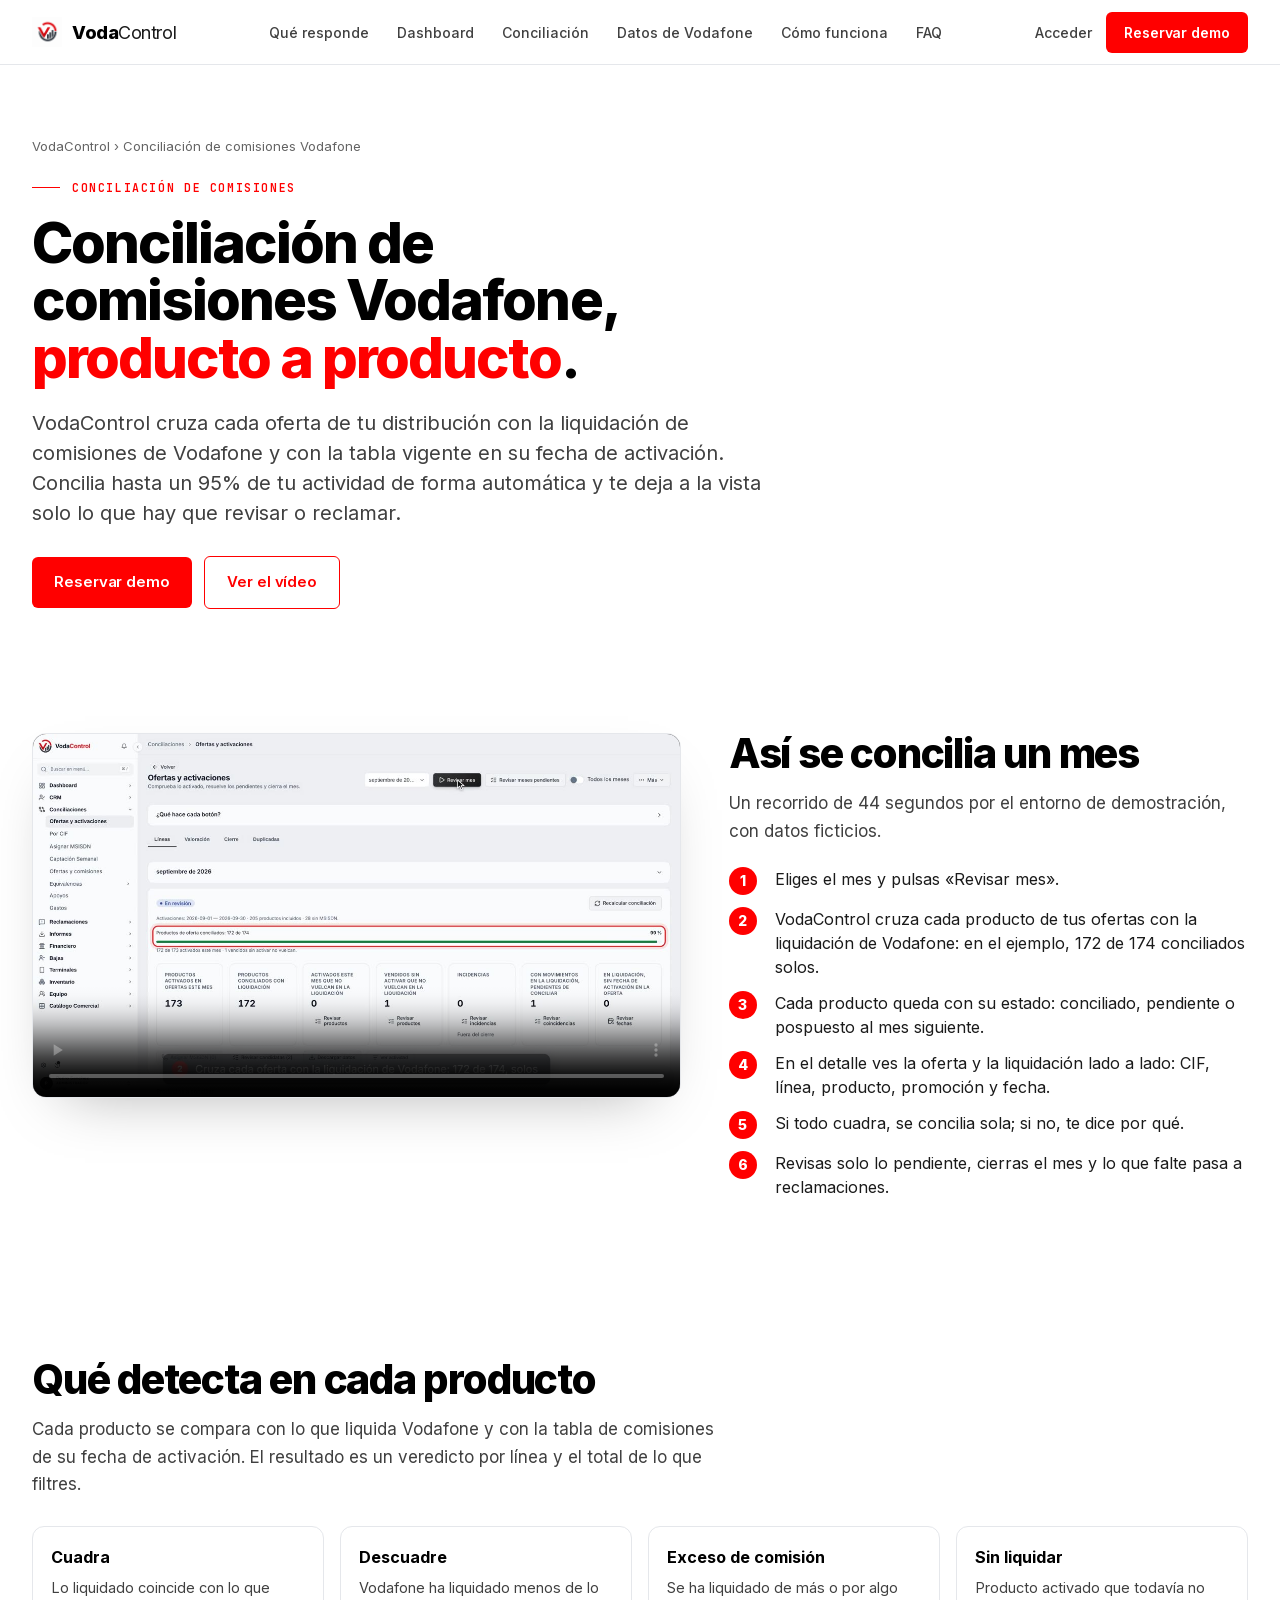
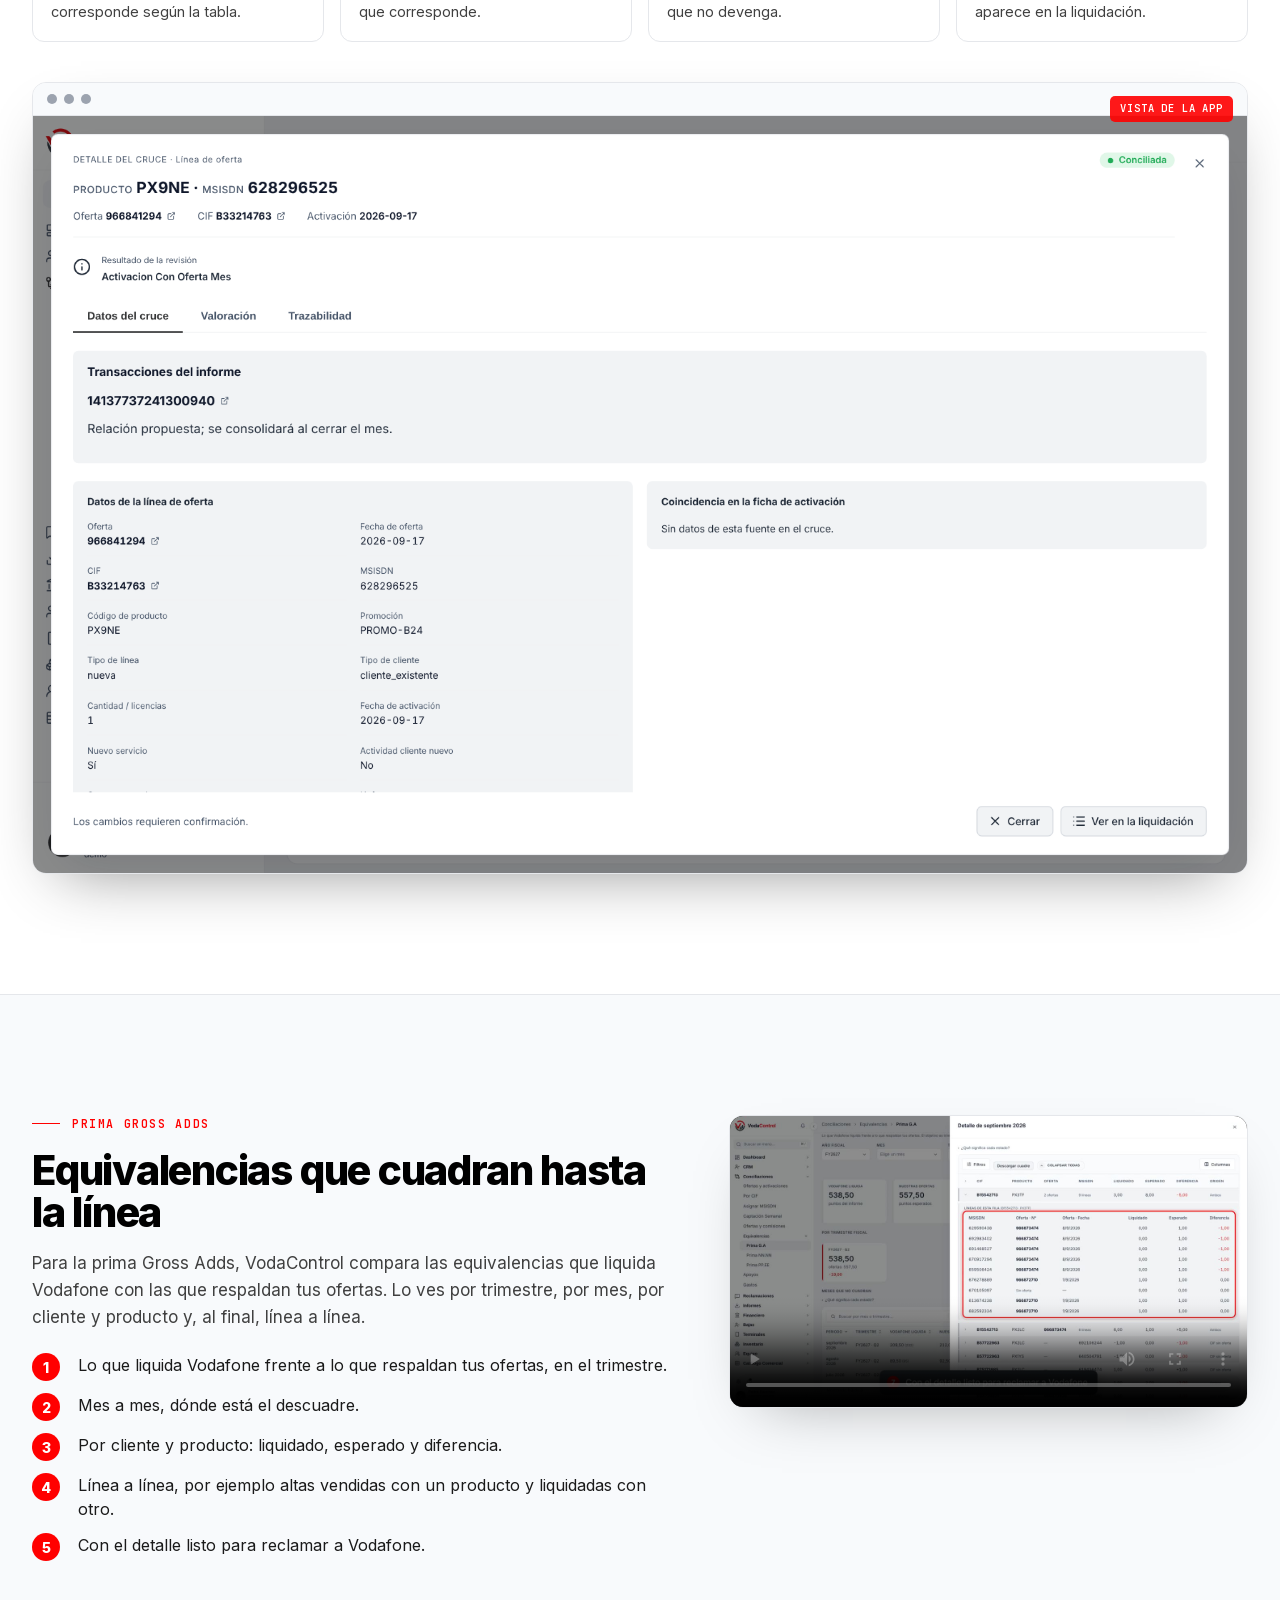
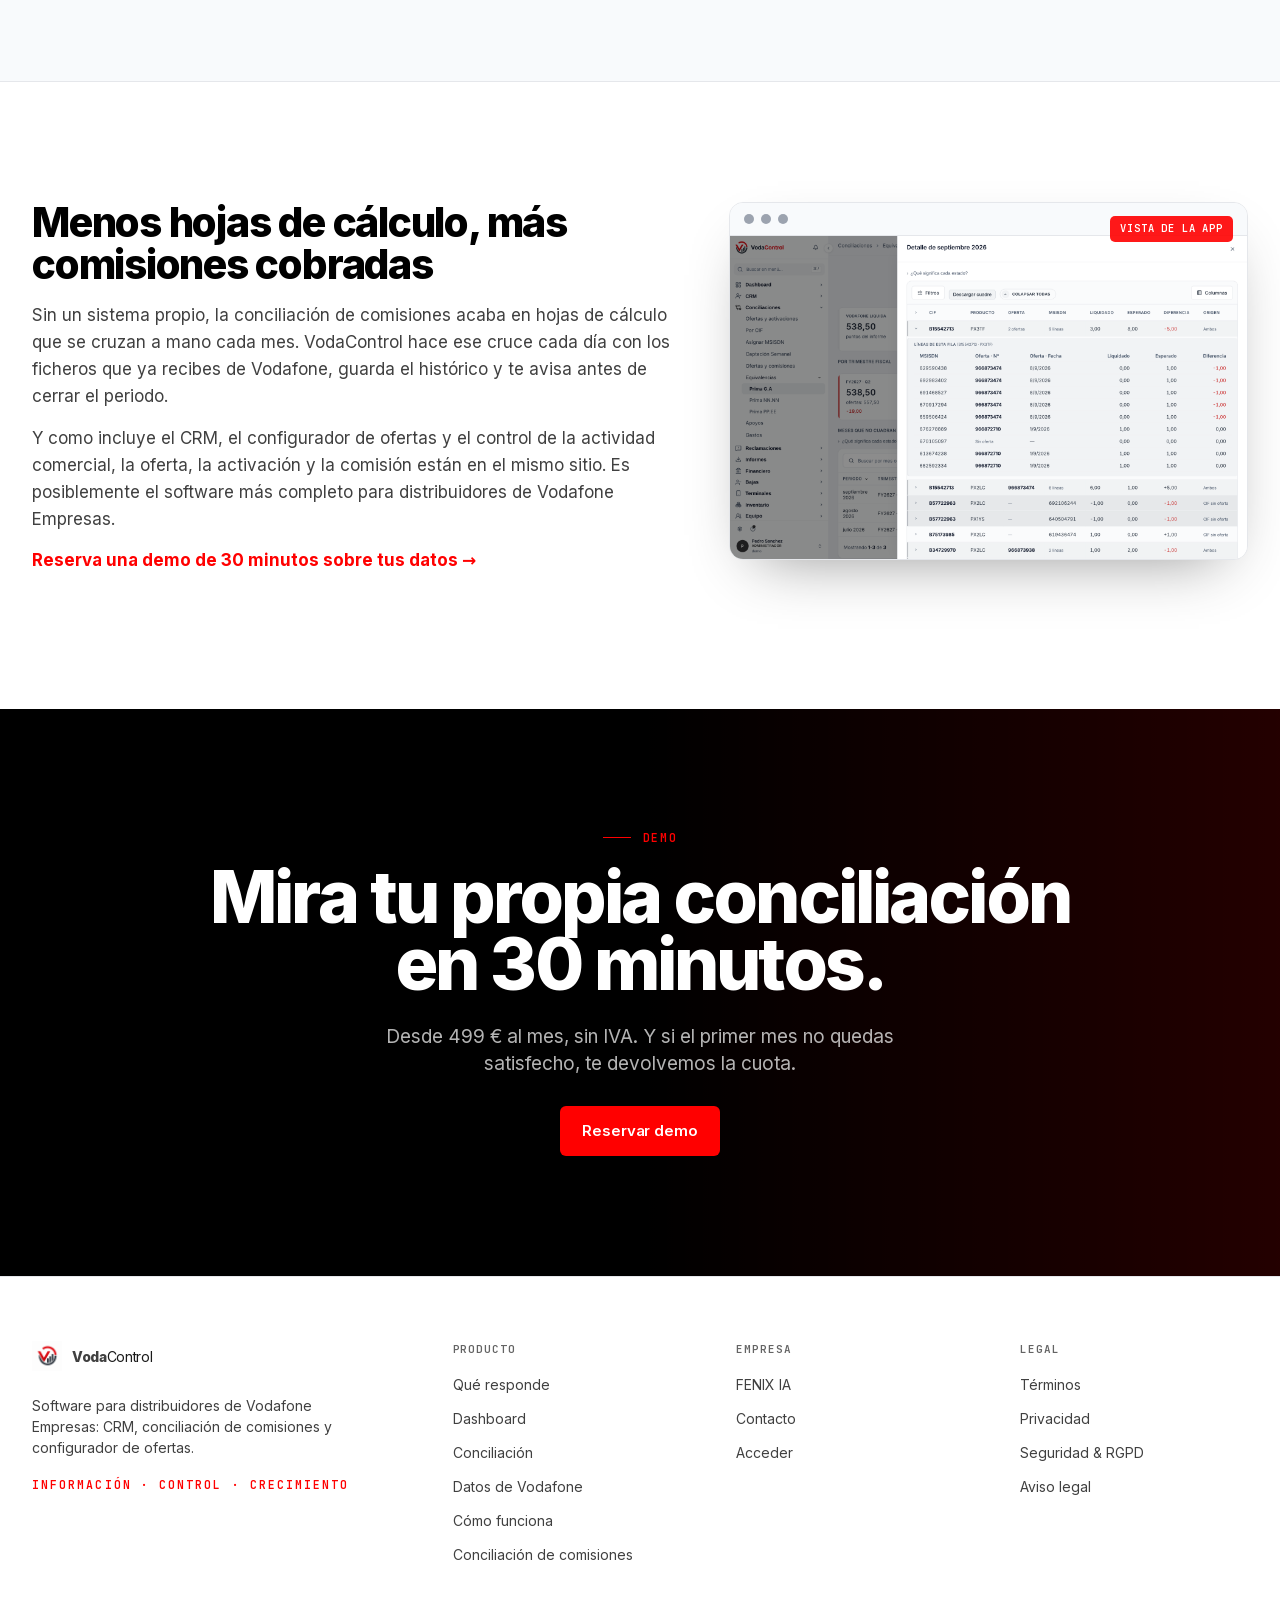
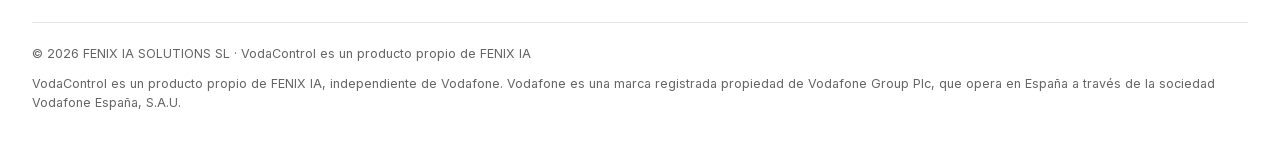
<file: conciliacion-comisiones-vodafone/index.html>
<!DOCTYPE html>
<html lang="es">
<head>
  <meta charset="utf-8">
  <meta name="viewport" content="width=device-width, initial-scale=1">
  <title>Conciliación de comisiones Vodafone para distribuidores | VodaControl</title>
  <meta name="description" content="Concilia hasta un 95% de tus comisiones de Vodafone de forma automática: cada oferta frente a la liquidación, producto a producto, con equivalencias de la prima Gross Adds. Vídeo.">
  <link rel="canonical" href="https://vodacontrol.com/conciliacion-comisiones-vodafone/">
  <meta name="robots" content="index, follow">
  <meta name="theme-color" content="#FF0000">
  <link rel="icon" type="image/png" sizes="32x32" href="/brand/icon_32.png">
  <link rel="icon" type="image/png" sizes="16x16" href="/brand/icon_16.png">
  <link rel="apple-touch-icon" sizes="180x180" href="/brand/icon_180.png">
  <link rel="icon" type="image/png" sizes="192x192" href="/brand/icon_192.png">
  <link rel="preload" href="/assets/fonts/808291fb.woff2" as="font" type="font/woff2" crossorigin>
  <link rel="stylesheet" href="/assets/site.css">
  <meta property="og:type" content="website">
  <meta property="og:url" content="https://vodacontrol.com/conciliacion-comisiones-vodafone/">
  <meta property="og:site_name" content="VodaControl">
  <meta property="og:title" content="Conciliación de comisiones Vodafone para distribuidores | VodaControl">
  <meta property="og:description" content="Concilia hasta un 95% de tus comisiones de Vodafone de forma automática: cada oferta frente a la liquidación, producto a producto, con equivalencias de la prima Gross Adds. Vídeo.">
  <meta property="og:image" content="https://vodacontrol.com/brand/og-vodacontrol.jpg">
  <meta property="og:image:width" content="1200">
  <meta property="og:image:height" content="630">
  <meta property="og:locale" content="es_ES">
  <meta name="twitter:card" content="summary_large_image">
  <meta name="twitter:title" content="Conciliación de comisiones Vodafone para distribuidores | VodaControl">
  <meta name="twitter:description" content="Concilia hasta un 95% de tus comisiones de Vodafone de forma automática: cada oferta frente a la liquidación, producto a producto, con equivalencias de la prima Gross Adds. Vídeo.">
  <meta name="twitter:image" content="https://vodacontrol.com/brand/og-vodacontrol.jpg">
  <script type="application/ld+json">
{
  "@context": "https://schema.org",
  "@graph": [
    {
      "@type": "Organization",
      "@id": "https://vodacontrol.com/#org",
      "name": "FENIX IA SOLUTIONS SL",
      "alternateName": "FENIX IA",
      "url": "https://fenixia.tech/",
      "logo": "https://vodacontrol.com/brand/icon_512.png"
    },
    {
      "@type": "WebPage",
      "@id": "https://vodacontrol.com/conciliacion-comisiones-vodafone/",
      "url": "https://vodacontrol.com/conciliacion-comisiones-vodafone/",
      "name": "Conciliación de comisiones Vodafone para distribuidores",
      "inLanguage": "es",
      "isPartOf": {
        "@id": "https://vodacontrol.com/#app"
      },
      "about": {
        "@id": "https://vodacontrol.com/#app"
      }
    },
    {
      "@type": "BreadcrumbList",
      "itemListElement": [
        {
          "@type": "ListItem",
          "position": 1,
          "name": "VodaControl",
          "item": "https://vodacontrol.com/"
        },
        {
          "@type": "ListItem",
          "position": 2,
          "name": "Conciliación de comisiones Vodafone",
          "item": "https://vodacontrol.com/conciliacion-comisiones-vodafone/"
        }
      ]
    },
    {
      "@type": "VideoObject",
      "name": "Conciliación de comisiones Vodafone en VodaControl",
      "description": "Cómo VodaControl cruza cada oferta con la liquidación de Vodafone, muestra el estado de cada producto y deja el mes listo para cerrar y reclamar.",
      "thumbnailUrl": "https://vodacontrol.com/media/conciliacion-comisiones-vodafone.jpg",
      "contentUrl": "https://vodacontrol.com/media/conciliacion-comisiones-vodafone.mp4",
      "uploadDate": "2026-11-15",
      "duration": "PT44S",
      "inLanguage": "es",
      "publisher": {
        "@id": "https://vodacontrol.com/#org"
      }
    },
    {
      "@type": "VideoObject",
      "name": "Equivalencias de la prima Gross Adds en VodaControl",
      "description": "Cuadre de las equivalencias Gross Adds que liquida Vodafone frente a tus ofertas, por trimestre, mes, cliente, producto y línea.",
      "thumbnailUrl": "https://vodacontrol.com/media/prima-gross-adds-equivalencias.jpg",
      "contentUrl": "https://vodacontrol.com/media/prima-gross-adds-equivalencias.mp4",
      "uploadDate": "2026-11-15",
      "duration": "PT39S",
      "inLanguage": "es",
      "publisher": {
        "@id": "https://vodacontrol.com/#org"
      }
    }
  ]
}
  </script>
<!-- Analítica sin cookies (Umami · stats.fenixia.tech) -->
<script defer src="https://stats.fenixia.tech/s.js" data-website-id="ca98b152-bd21-46c8-9674-a1511d43dba0" data-domains="vodacontrol.com,www.vodacontrol.com"></script>
<script>(function(){function t(n,d){if(window.umami){window.umami.track(n,d)}}var P=location.pathname;
document.addEventListener('click',function(e){var a=e.target.closest&&e.target.closest('a[href]');if(!a){return}var h=a.getAttribute('href')||'',p={pagina:P};if(/^tel:/i.test(h)){t('telefono',p)}else if(/^mailto:/i.test(h)){t('email',p)}else if(/wa\.me|whatsapp\.com/i.test(h)){t('whatsapp',p)}else if(/calendly\.com|#cta|#contact/i.test(h)){p.texto=(a.textContent||'').trim().slice(0,40);t('cta_demo',p)}else if(/^https?:/i.test(h)&&a.hostname!==location.hostname){p.destino=a.hostname;t('enlace_externo',p)}},true);
document.addEventListener('submit',function(e){t('formulario',{pagina:P,form:e.target.id||''})},true);
var hit={};function sc(){var d=document.documentElement,h=d.scrollHeight-innerHeight;if(h<=0)return;var pc=Math.round(100*scrollY/h);[25,50,75,100].forEach(function(m){if(pc>=m&&!hit[m]){hit[m]=1;t('scroll_'+m,{pagina:P})}})}addEventListener('scroll',sc,{passive:true});
var t0=Date.now();[30,60,120,300].forEach(function(s){setTimeout(function(){if(document.visibilityState==='visible')t('tiempo_'+s+'s',{pagina:P})},s*1000)});
document.addEventListener('play',function(e){var v=e.target;if(v.tagName==='VIDEO'&&!v.dataset.p){v.dataset.p=1;t('video_play',{pagina:P,video:(v.currentSrc||'').split('/').pop()})}},true);
document.addEventListener('ended',function(e){var v=e.target;if(v.tagName==='VIDEO')t('video_fin',{pagina:P,video:(v.currentSrc||'').split('/').pop()})},true);
})();</script>
</head>
<body>
<nav class="top">
  <div class="container row">
    <a href="/" class="brand">
      <span class="brand-mark">
        <img class="mark-light" src="/brand/logo-light.png" alt="VodaControl" style="width:100%;height:100%;object-fit:contain;">
        <img class="mark-dark" src="/brand/logo-dark.png" alt="VodaControl" style="width:100%;height:100%;object-fit:contain;">
      </span>
      <span><span class="voda">Voda</span><span class="control">Control</span></span>
    </a>
    <div class="nav-links">
      <a href="/#preguntas">Qué responde</a>
      <a href="/#dashboard">Dashboard</a>
      <a href="/#liquidacion">Conciliación</a>
      <a href="/#vodafone">Datos de Vodafone</a>
      <a href="/#como-funciona">Cómo funciona</a>
      <a href="/#faq">FAQ</a>
    </div>
    <div class="nav-cta">
      <a href="https://portal.vodacontrol.com" class="login">Acceder</a>
      <a href="https://calendly.com/vodacontrol/demo" target="_blank" rel="noopener" class="btn btn-primary">Reservar demo</a>
    </div>
  </div>
</nav>

<main>
<header class="page-hero">
  <div class="container">
    <nav class="breadcrumb" aria-label="Ruta"><a href="/">VodaControl</a> › Conciliación de comisiones Vodafone</nav>
    <div class="section-meta">CONCILIACIÓN DE COMISIONES</div>
    <h1>Conciliación de comisiones Vodafone, <span style="color:var(--red);">producto a producto</span>.</h1>
    <p class="lede">VodaControl cruza cada oferta de tu distribución con la liquidación de comisiones de Vodafone y con la tabla vigente en su fecha de activación. Concilia hasta un 95% de tu actividad de forma automática y te deja a la vista solo lo que hay que revisar o reclamar.</p>
    <div class="hero-ctas"><a href="https://calendly.com/vodacontrol/demo" target="_blank" rel="noopener" class="btn btn-primary btn-lg">Reservar demo</a> <a href="#video-conciliacion" class="btn btn-ghost btn-lg">Ver el vídeo</a></div>
  </div>
</header>

<section class="video-section" id="video-conciliacion" style="padding-top:40px;">
  <div class="container split">
    <div class="video-card">
      <video controls preload="metadata" playsinline poster="/media/conciliacion-comisiones-vodafone.jpg" width="1920" height="1080">
        <source src="/media/conciliacion-comisiones-vodafone.mp4" type="video/mp4">
      </video>
    </div>
    <div class="prose">
      <h2>Así se concilia un mes</h2>
      <p>Un recorrido de 44 segundos por el entorno de demostración, con datos ficticios.</p>
      <ol class="steps-list">
        <li>Eliges el mes y pulsas «Revisar mes».</li>
        <li>VodaControl cruza cada producto de tus ofertas con la liquidación de Vodafone: en el ejemplo, 172 de 174 conciliados solos.</li>
        <li>Cada producto queda con su estado: conciliado, pendiente o pospuesto al mes siguiente.</li>
        <li>En el detalle ves la oferta y la liquidación lado a lado: CIF, línea, producto, promoción y fecha.</li>
        <li>Si todo cuadra, se concilia sola; si no, te dice por qué.</li>
        <li>Revisas solo lo pendiente, cierras el mes y lo que falte pasa a reclamaciones.</li>
      </ol>
    </div>
  </div>
</section>

<section class="ledger-section" style="padding-top:40px;">
  <div class="container">
    <div class="prose">
      <h2>Qué detecta en cada producto</h2>
      <p>Cada producto se compara con lo que liquida Vodafone y con la tabla de comisiones de su fecha de activación. El resultado es un veredicto por línea y el total de lo que filtres.</p>
    </div>
    <div class="verdicts">
      <div><b>Cuadra</b><span>Lo liquidado coincide con lo que corresponde según la tabla.</span></div>
      <div><b>Descuadre</b><span>Vodafone ha liquidado menos de lo que corresponde.</span></div>
      <div><b>Exceso de comisión</b><span>Se ha liquidado de más o por algo que no devenga.</span></div>
      <div><b>Sin liquidar</b><span>Producto activado que todavía no aparece en la liquidación.</span></div>
    </div>
    <div class="app-shot" style="margin-top:40px;"><div class="bar"><i></i><i></i><i></i></div><span class="tag">Vista de la app</span><img src="/brand/screens/app-conciliacion-detalle-cruce.png" alt="Detalle del cruce entre la línea de oferta y el informe de activaciones de Vodafone en VodaControl" width="1700" height="1060" loading="lazy"></div>
  </div>
</section>

<section class="video-section" id="video-prima-ga" style="background: var(--bg-2); border-top:1px solid var(--line); border-bottom:1px solid var(--line);">
  <div class="container split">
    <div class="prose">
      <div class="section-meta">PRIMA GROSS ADDS</div>
      <h2>Equivalencias que cuadran hasta la línea</h2>
      <p>Para la prima Gross Adds, VodaControl compara las equivalencias que liquida Vodafone con las que respaldan tus ofertas. Lo ves por trimestre, por mes, por cliente y producto y, al final, línea a línea.</p>
      <ol class="steps-list">
        <li>Lo que liquida Vodafone frente a lo que respaldan tus ofertas, en el trimestre.</li>
        <li>Mes a mes, dónde está el descuadre.</li>
        <li>Por cliente y producto: liquidado, esperado y diferencia.</li>
        <li>Línea a línea, por ejemplo altas vendidas con un producto y liquidadas con otro.</li>
        <li>Con el detalle listo para reclamar a Vodafone.</li>
      </ol>
    </div>
    <div class="video-card">
      <video controls preload="metadata" playsinline poster="/media/prima-gross-adds-equivalencias.jpg" width="1920" height="1080">
        <source src="/media/prima-gross-adds-equivalencias.mp4" type="video/mp4">
      </video>
    </div>
  </div>
</section>

<section class="ledger-section">
  <div class="container split">
    <div class="prose">
      <h2>Menos hojas de cálculo, más comisiones cobradas</h2>
      <p>Sin un sistema propio, la conciliación de comisiones acaba en hojas de cálculo que se cruzan a mano cada mes. VodaControl hace ese cruce cada día con los ficheros que ya recibes de Vodafone, guarda el histórico y te avisa antes de cerrar el periodo.</p>
      <p>Y como incluye el CRM, el configurador de ofertas y el control de la actividad comercial, la oferta, la activación y la comisión están en el mismo sitio. Es posiblemente el software más completo para distribuidores de Vodafone Empresas.</p>
      <p><a class="section-link" href="https://calendly.com/vodacontrol/demo" target="_blank" rel="noopener" style="color:var(--red);font-weight:700;">Reserva una demo de 30 minutos sobre tus datos →</a></p>
    </div>
    <div class="app-shot"><div class="bar"><i></i><i></i><i></i></div><span class="tag">Vista de la app</span><img src="/brand/screens/app-primas-gross-adds-detalle.png" alt="Detalle de equivalencias de la prima Gross Adds por cliente, producto y línea en VodaControl" width="1700" height="1060" loading="lazy"></div>
  </div>
</section>

<section class="cta-section" id="cta">
  <div class="container" style="text-align:center;">
    <div class="section-meta" style="justify-content:center;">DEMO</div>
    <h2 class="section-title" style="margin-left:auto;margin-right:auto;">Mira tu propia conciliación en 30 minutos.</h2>
    <p class="section-lede" style="margin:0 auto 28px;">Desde 499 € al mes, sin IVA. Y si el primer mes no quedas satisfecho, te devolvemos la cuota.</p>
    <a href="https://calendly.com/vodacontrol/demo" target="_blank" rel="noopener" class="btn btn-primary btn-lg">Reservar demo</a>
  </div>
</section>
</main>

<footer>
  <div class="container">
    <div class="footer-top">
      <div>
        <a href="/" class="brand">
          <span class="brand-mark">
            <img src="/brand/logo-light.png" alt="VodaControl" style="width:100%;height:100%;object-fit:contain;display:block;">
          </span>
          <span><span class="voda">Voda</span><span class="control">Control</span></span>
        </a>
        <p class="footer-blurb">Software para distribuidores de Vodafone Empresas: CRM, conciliación de comisiones y configurador de ofertas.</p>
        <p class="tagline">Información · Control · Crecimiento</p>
      </div>
      <div>
        <h5>Producto</h5>
        <ul>
          <li><a href="/#preguntas">Qué responde</a></li>
          <li><a href="/#dashboard">Dashboard</a></li>
          <li><a href="/#liquidacion">Conciliación</a></li>
          <li><a href="/#vodafone">Datos de Vodafone</a></li>
          <li><a href="/#como-funciona">Cómo funciona</a></li>
            <li><a href="/conciliacion-comisiones-vodafone/">Conciliación de comisiones</a></li>
        </ul>
      </div>
      <div>
        <h5>Empresa</h5>
        <ul>
          <li><a href="https://fenixia.tech" target="_blank" rel="noopener">FENIX IA</a></li>
          <li><a href="/#cta">Contacto</a></li>
          <li><a href="https://portal.vodacontrol.com">Acceder</a></li>
        </ul>
      </div>
      <div>
        <h5>Legal</h5>
        <ul>
          <li><a href="/terminos.html">Términos</a></li>
          <li><a href="/privacidad.html">Privacidad</a></li>
          <li><a href="/seguridad.html">Seguridad &amp; RGPD</a></li>
          <li><a href="/aviso-legal.html">Aviso legal</a></li>
        </ul>
      </div>
    </div>
    <div class="footer-base">
      <div>© 2026 FENIX IA SOLUTIONS SL · VodaControl es un producto propio de FENIX IA</div>
      <div>VodaControl es un producto propio de FENIX IA, independiente de Vodafone. Vodafone es una marca registrada propiedad de Vodafone Group Plc, que opera en España a través de la sociedad Vodafone España, S.A.U.</div>
    </div>
  </div>
</footer>
</body>
</html>
</file>
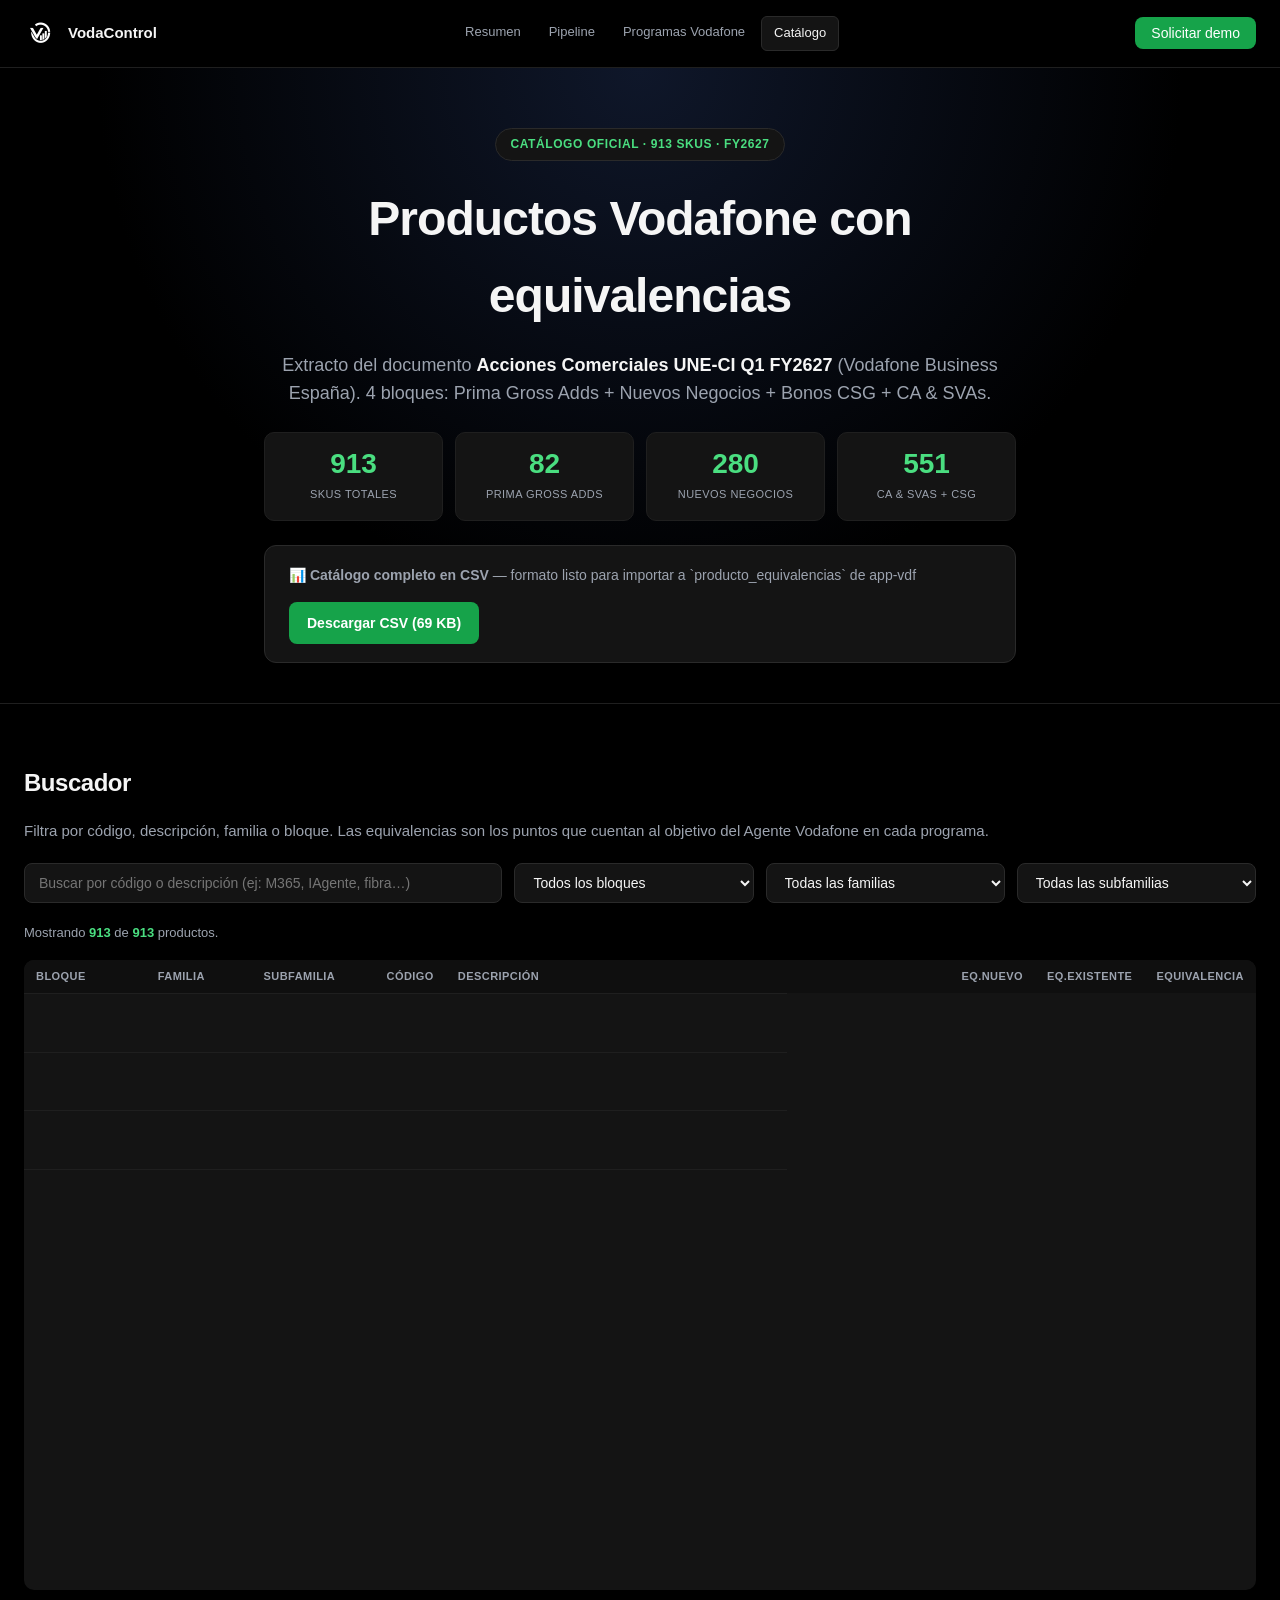
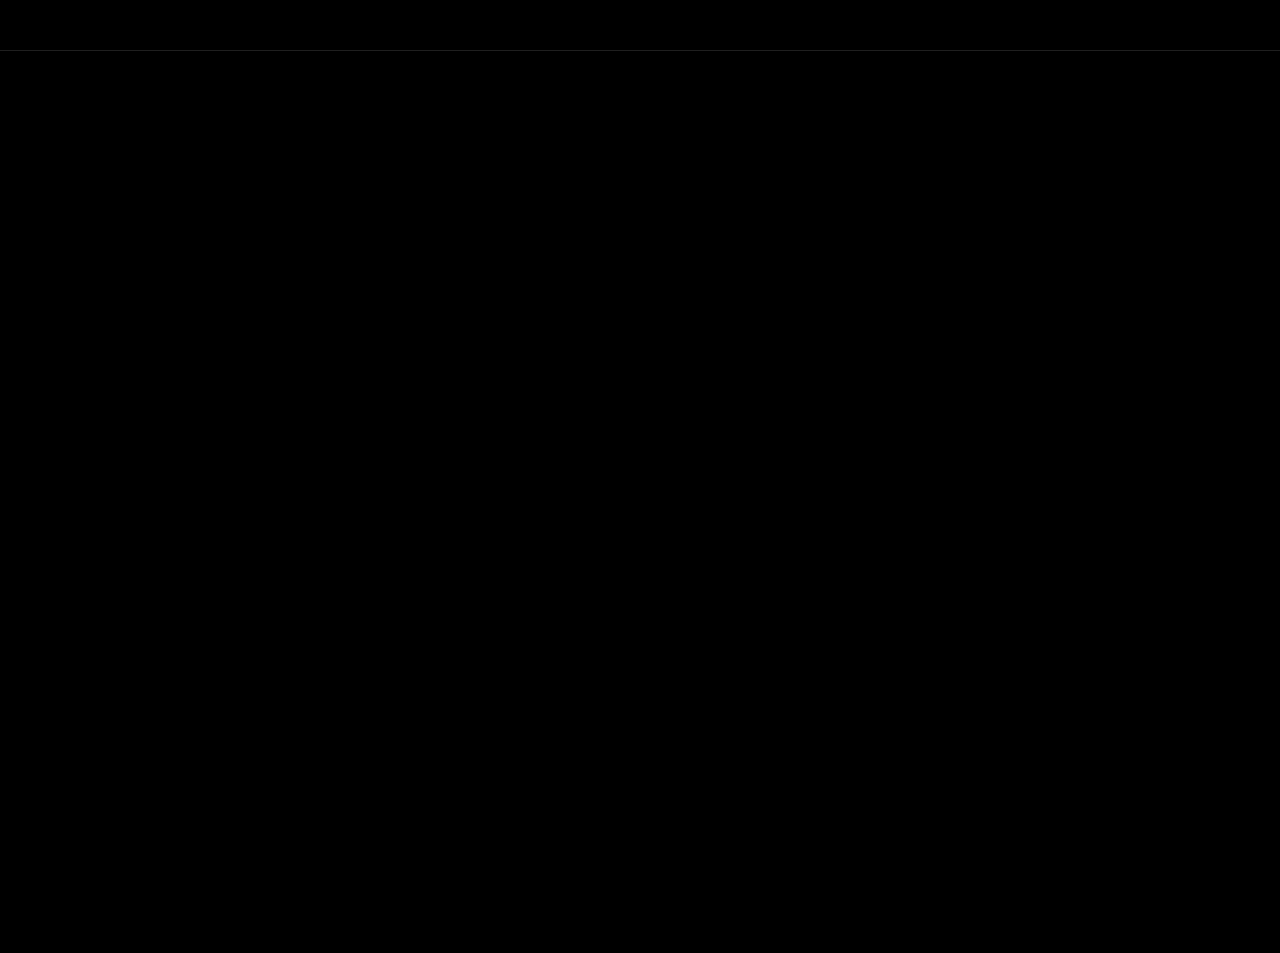
<file: businessplan/catalogo/index.html>
<!DOCTYPE html>
<html lang="es">
<head>
  <meta charset="UTF-8">
  <meta name="viewport" content="width=device-width, initial-scale=1.0">
  <meta name="robots" content="noindex,nofollow">
  <title>VodaControl · Catálogo Vodafone FY2627 (913 SKUs)</title>
  <meta name="description" content="Catálogo oficial de productos Vodafone Business España con equivalencias del programa Acciones Comerciales FY2627. 913 SKUs descargables en CSV.">

  <link rel="icon" type="image/png" sizes="32x32" href="../../brand/icon_32.png">
  <link rel="icon" type="image/png" sizes="16x16" href="../../brand/icon_16.png">
  <link rel="apple-touch-icon" sizes="180x180" href="../../brand/icon_180.png">
  <link rel="icon" type="image/png" sizes="192x192" href="../../brand/icon_192.png">

  <style>
    :root {
      --bg: #000000; --bg-elev: #0F0F0F; --bg-card: #141414;
      --border: #1F1F1F; --border-hi: #2a2a2a;
      --text: #F5F5F5; --text-mute: #9CA3AF; --text-dim: #646464;
      --accent: #D60000; --ok: #16A34A; --ok-hi: #4ADE80; --info: #2563EB;
    }
    * { margin: 0; padding: 0; box-sizing: border-box; }
    body { background: var(--bg); color: var(--text); font-family: -apple-system, BlinkMacSystemFont, "Segoe UI", Roboto, "Helvetica Neue", Arial, sans-serif; font-size: 15px; line-height: 1.6; }
    a { color: var(--text); text-decoration: none; }
    a:hover { color: var(--ok-hi); }
    .container { max-width: 1400px; margin: 0 auto; padding: 0 24px; }
    .container-narrow { max-width: 800px; margin: 0 auto; padding: 0 24px; }
    section { padding: 60px 0; border-bottom: 1px solid var(--border); }
    h1 { font-size: clamp(32px, 4.5vw, 48px); margin-bottom: 16px; font-weight: 700; letter-spacing: -0.02em; }
    h2 { font-size: 24px; margin-bottom: 16px; font-weight: 700; letter-spacing: -0.02em; }
    p { margin-bottom: 14px; color: var(--text-mute); }
    p strong { color: var(--text); font-weight: 600; }
    .lede { font-size: 18px; }

    header { position: sticky; top: 0; z-index: 10; background: rgba(0,0,0,0.85); backdrop-filter: blur(12px); -webkit-backdrop-filter: blur(12px); border-bottom: 1px solid var(--border); }
    header .nav { display: flex; align-items: center; justify-content: space-between; padding: 16px 24px; max-width: 1400px; margin: 0 auto; flex-wrap: wrap; gap: 16px; }
    header .brand { display: flex; align-items: center; gap: 12px; }
    header .brand img { width: 32px; height: 32px; }
    header .brand span { font-weight: 600; }
    header .tabs-wrap { position: relative; }
    header .tabs { display: flex; gap: 4px; flex-wrap: nowrap; overflow-x: auto; -webkit-overflow-scrolling: touch; scrollbar-width: none; }
    header .tabs::-webkit-scrollbar { display: none; }
    header .tabs a { padding: 6px 12px; border-radius: 6px; font-size: 13px; font-weight: 500; color: var(--text-mute); transition: all 0.15s; white-space: nowrap; flex-shrink: 0; }
    header .tabs a:hover { background: var(--bg-elev); color: var(--text); }
    header .tabs a.active { background: var(--bg-card); color: var(--text); border: 1px solid var(--border-hi); }
    @media (max-width: 720px) {
      header .nav { padding: 10px 12px; gap: 8px; }
      header .brand span { display: none; }
      header .tabs-wrap { order: 3; width: 100%; }
      header .tabs-wrap::after { content: ""; position: absolute; right: 0; top: 0; bottom: 0; width: 24px; background: linear-gradient(to right, transparent, rgba(0,0,0,0.95)); pointer-events: none; }
      header .tabs { padding: 4px 0; }
      header .tabs a { padding: 8px 14px; font-size: 14px; }
      header .actions a.cta { padding: 8px 14px; font-size: 13px; }
    }
    header .actions a.cta { padding: 8px 16px; border-radius: 8px; font-size: 14px; font-weight: 500; background: var(--ok); color: #fff; }

    .hero { padding: 60px 0 40px; text-align: center; background: radial-gradient(ellipse at top, #0F172A 0%, #000000 60%); }
    .eyebrow { display: inline-block; padding: 6px 14px; border-radius: 20px; background: var(--bg-card); border: 1px solid var(--border-hi); font-size: 12px; font-weight: 600; color: var(--ok-hi); letter-spacing: 0.05em; text-transform: uppercase; margin-bottom: 20px; }

    .kpi-grid { display: grid; grid-template-columns: repeat(4, 1fr); gap: 12px; margin: 24px 0; }
    @media (max-width: 720px) { .kpi-grid { grid-template-columns: repeat(2, 1fr); } }
    .kpi-card { background: var(--bg-card); border: 1px solid var(--border); border-radius: 10px; padding: 16px; text-align: center; }
    .kpi-card .value { font-size: 28px; font-weight: 700; color: var(--ok-hi); line-height: 1.1; }
    .kpi-card .label { font-size: 11px; color: var(--text-mute); text-transform: uppercase; letter-spacing: 0.04em; margin-top: 6px; }

    .download-bar { display: flex; align-items: center; justify-content: space-between; gap: 16px; background: var(--bg-card); border: 1px solid var(--border-hi); border-radius: 12px; padding: 18px 24px; margin-top: 24px; flex-wrap: wrap; }
    .download-bar .desc { font-size: 14px; color: var(--text-mute); }
    .download-bar a.btn { padding: 10px 18px; border-radius: 8px; background: var(--ok); color: #fff; font-weight: 600; font-size: 14px; text-decoration: none; transition: background 0.15s; }
    .download-bar a.btn:hover { background: #15803d; }

    /* Filters */
    .filters { display: grid; grid-template-columns: 2fr 1fr 1fr 1fr; gap: 12px; margin: 20px 0 12px; }
    @media (max-width: 720px) { .filters { grid-template-columns: 1fr; } }
    .filters input, .filters select {
      width: 100%; padding: 10px 14px; background: var(--bg-card); border: 1px solid var(--border-hi);
      border-radius: 8px; color: var(--text); font-size: 14px; font-family: inherit;
    }
    .filters input:focus, .filters select:focus { outline: none; border-color: var(--ok); }
    .filter-meta { font-size: 13px; color: var(--text-mute); padding: 8px 0 16px; }
    .filter-meta strong { color: var(--ok-hi); }

    .table-wrap { overflow-x: auto; -webkit-overflow-scrolling: touch; max-height: 70vh; overflow-y: auto; background: var(--bg-card); border-radius: 10px; }
    table { width: 100%; border-collapse: collapse; font-size: 13px; min-width: 900px; }
    th, td { border-bottom: 1px solid var(--border); padding: 8px 12px; text-align: left; vertical-align: top; }
    th { background: var(--bg-elev); color: var(--text-mute); font-weight: 600; font-size: 11px; text-transform: uppercase; letter-spacing: 0.04em; position: sticky; top: 0; z-index: 1; }
    td.num { text-align: right; white-space: nowrap; font-variant-numeric: tabular-nums; color: var(--ok-hi); font-weight: 600; }
    td.codigo { font-family: ui-monospace, Menlo, monospace; color: var(--info); }
    tr:hover td { background: rgba(255,255,255,0.03); }

    .badge { display: inline-block; padding: 2px 8px; border-radius: 4px; font-size: 10px; font-weight: 600; color: #fff; text-transform: uppercase; letter-spacing: 0.04em; }
    .b-pga { background: var(--accent); }
    .b-nn { background: var(--info); }
    .b-csg { background: #7c3aed; }
    .b-casva { background: #d97706; }

    .loading, .empty { padding: 60px 20px; text-align: center; color: var(--text-mute); font-size: 16px; }

    footer { background: #000; padding: 40px 0 60px; text-align: center; border-top: 1px solid var(--border); }
    footer p { font-size: 13px; color: var(--text-dim); }
    footer a { color: var(--text-mute); margin: 0 8px; }
  </style>
</head>
<body>

<header>
  <div class="nav">
    <a href="/" class="brand">
      <img src="../../brand/icon-mono-white_512.png" alt="VodaControl">
      <span>VodaControl</span>
    </a>
    <div class="tabs-wrap"><div class="tabs">
      <a href="../">Resumen</a>
      <a href="../pipeline/">Pipeline</a>
      <a href="../programas/">Programas Vodafone</a>
      <a href="../catalogo/" class="active">Catálogo</a>
    </div></div>
    <div class="actions">
      <a href="../#contacto" class="cta">Solicitar demo</a>
    </div>
  </div>
</header>

<section class="hero">
  <div class="container-narrow">
    <span class="eyebrow">Catálogo oficial · 913 SKUs · FY2627</span>
    <h1>Productos Vodafone con equivalencias</h1>
    <p class="lede">Extracto del documento <strong>Acciones Comerciales UNE-CI Q1 FY2627</strong> (Vodafone Business España). 4 bloques: Prima Gross Adds + Nuevos Negocios + Bonos CSG + CA &amp; SVAs.</p>

    <div class="kpi-grid">
      <div class="kpi-card"><div class="value">913</div><div class="label">SKUs totales</div></div>
      <div class="kpi-card"><div class="value">82</div><div class="label">Prima Gross Adds</div></div>
      <div class="kpi-card"><div class="value">280</div><div class="label">Nuevos Negocios</div></div>
      <div class="kpi-card"><div class="value">551</div><div class="label">CA &amp; SVAs + CSG</div></div>
    </div>

    <div class="download-bar">
      <div class="desc">📊 <strong>Catálogo completo en CSV</strong> — formato listo para importar a `producto_equivalencias` de app-vdf</div>
      <a href="catalogo-vodafone-fy2627.csv" download class="btn">Descargar CSV (69 KB)</a>
    </div>
  </div>
</section>

<section>
  <div class="container">
    <h2>Buscador</h2>
    <p>Filtra por código, descripción, familia o bloque. Las equivalencias son los puntos que cuentan al objetivo del Agente Vodafone en cada programa.</p>

    <div class="filters">
      <input type="search" id="q" placeholder="Buscar por código o descripción (ej: M365, IAgente, fibra…)" aria-label="Buscar producto">
      <select id="bloque" aria-label="Filtrar por bloque"><option value="">Todos los bloques</option></select>
      <select id="familia" aria-label="Filtrar por familia"><option value="">Todas las familias</option></select>
      <select id="subfamilia" aria-label="Filtrar por subfamilia"><option value="">Todas las subfamilias</option></select>
    </div>

    <div class="filter-meta">Mostrando <strong id="cnt">0</strong> de <strong id="total">0</strong> productos.</div>

    <div class="table-wrap">
      <table id="tbl">
        <thead><tr><th>Bloque</th><th>Familia</th><th>Subfamilia</th><th>Código</th><th>Descripción</th><th class="num">Eq.Nuevo</th><th class="num">Eq.Existente</th><th class="num">Equivalencia</th></tr></thead>
        <tbody id="tbody"><tr><td colspan="8" class="loading">Cargando catálogo…</td></tr></tbody>
      </table>
    </div>
  </div>
</section>

<section style="background:#050505;">
  <div class="container-narrow">
    <h2>¿Para qué sirve cada bloque?</h2>
    <ul style="list-style:none;padding:0;margin:0;">
      <li style="padding:16px 0;border-bottom:1px solid var(--border);"><span class="badge b-pga">PRIMA GROSS ADDS</span><br><strong style="display:block;margin-top:8px;color:var(--text)">Planes Voz/Datos/Fibra (Anexo 1)</strong>Computan al modulador trimestral de altas. Doble equivalencia: <em>Cliente Nuevo</em> (1.0) y <em>Cliente Existente</em> (0.5-1.0). 82 SKUs.</li>
      <li style="padding:16px 0;border-bottom:1px solid var(--border);"><span class="badge b-nn">NUEVOS NEGOCIOS</span><br><strong style="display:block;margin-top:8px;color:var(--text)">SVA + SCA (Anexo 2)</strong>Apps (M365, Google, Sesame, IAgente, Agro…), Cloud, Seguridad, IPVPN, M2M, One Net, SSDD, Soporte IT. Equivalencia unique (puntos al PNN trimestral). 280 SKUs.</li>
      <li style="padding:16px 0;border-bottom:1px solid var(--border);"><span class="badge b-csg">BONOS CSG</span><br><strong style="display:block;margin-top:8px;color:var(--text)">Cuenta Servicios Gestionados</strong>Packs compartidos cuenta: PKBSC, PKFLX, AK200… Multiplican el alta de un cliente como bono. 16 SKUs.</li>
      <li style="padding:16px 0;"><span class="badge b-casva">CA &amp; SVAs</span><br><strong style="display:block;margin-top:8px;color:var(--text)">Tabla 4.3 — Conectividad Avanzada + SVAs</strong>Códigos NN con valor unitario para imputación de la <strong>Tasa de Bajas</strong> (Programa 5 — el más rentable). 535 SKUs.</li>
    </ul>
  </div>
</section>

<footer>
  <div class="container-narrow">
    <p>VodaControl · Fenix IA Solutions · Catálogo extraído 17 mayo 2026</p>
    <p style="margin-top:8px;">Fuente: <strong>Acciones Comerciales UNE-CI Q1 FY2627 BORRADOR</strong> (Vodafone Business España, marzo 2026, 88 págs). Datos meramente referenciales.</p>
    <p style="margin-top:16px;"><a href="../">← Volver al resumen</a> · <a href="catalogo-vodafone-fy2627.csv" download>Descargar CSV</a></p>
  </div>
</footer>

<script>
(async () => {
  const res = await fetch("catalogo-vodafone-fy2627.csv");
  const text = await res.text();
  const lines = text.trim().split(/\r?\n/);
  const headers = lines[0].split(",");
  const rows = lines.slice(1).map(line => {
    // Simple CSV split — descripcion may contain commas if quoted, but our CSV is comma-only.
    // Our parser produced plain values without quoting, so split-on-comma works.
    const cols = line.split(",");
    const obj = {};
    headers.forEach((h, i) => obj[h] = cols[i] || "");
    return obj;
  });

  // Populate filter dropdowns
  const uniq = (arr) => [...new Set(arr)].filter(Boolean).sort();
  const bloques = uniq(rows.map(r => r.bloque));
  const familias = uniq(rows.map(r => r.familia));
  const subfamilias = uniq(rows.map(r => r.subfamilia));

  const $b = document.getElementById("bloque");
  const $f = document.getElementById("familia");
  const $s = document.getElementById("subfamilia");
  bloques.forEach(v => { const o = document.createElement("option"); o.value = v; o.textContent = v; $b.appendChild(o); });
  familias.forEach(v => { const o = document.createElement("option"); o.value = v; o.textContent = v; $f.appendChild(o); });
  subfamilias.forEach(v => { const o = document.createElement("option"); o.value = v; o.textContent = v; $s.appendChild(o); });

  const $q = document.getElementById("q");
  const $tbody = document.getElementById("tbody");
  const $cnt = document.getElementById("cnt");
  const $total = document.getElementById("total");
  $total.textContent = rows.length;

  const badgeClass = (b) => {
    if (b === "Prima Gross Adds") return "b-pga";
    if (b === "Nuevos Negocios") return "b-nn";
    if (b === "Bonos CSG") return "b-csg";
    return "b-casva";
  };
  const fmtNum = (s) => {
    if (!s) return "";
    const n = parseFloat(s);
    if (isNaN(n)) return s;
    return n.toLocaleString("es-ES", { minimumFractionDigits: n % 1 === 0 ? 0 : 2, maximumFractionDigits: 2 });
  };

  const render = () => {
    const q = $q.value.trim().toLowerCase();
    const fb = $b.value, ff = $f.value, fs = $s.value;
    const filtered = rows.filter(r => {
      if (fb && r.bloque !== fb) return false;
      if (ff && r.familia !== ff) return false;
      if (fs && r.subfamilia !== fs) return false;
      if (q) {
        const hay = (r.codigo + " " + r.descripcion + " " + r.familia + " " + r.subfamilia).toLowerCase();
        if (!hay.includes(q)) return false;
      }
      return true;
    });
    $cnt.textContent = filtered.length;
    if (filtered.length === 0) {
      $tbody.innerHTML = '<tr><td colspan="8" class="empty">Sin resultados — prueba a aflojar los filtros</td></tr>';
      return;
    }
    // Cap render at 500 rows for perf; user can refine filter to see specific items
    const cap = filtered.slice(0, 500);
    $tbody.innerHTML = cap.map(r => `
      <tr>
        <td><span class="badge ${badgeClass(r.bloque)}">${r.bloque}</span></td>
        <td>${r.familia}</td>
        <td>${r.subfamilia}</td>
        <td class="codigo">${r.codigo}</td>
        <td>${r.descripcion}</td>
        <td class="num">${fmtNum(r.equivalencia_nuevo)}</td>
        <td class="num">${fmtNum(r.equivalencia_existente)}</td>
        <td class="num">${fmtNum(r.equivalencia_unica)}</td>
      </tr>`).join("");
    if (filtered.length > 500) {
      $tbody.innerHTML += `<tr><td colspan="8" style="text-align:center;color:var(--text-dim);padding:16px;">… mostrando primeras 500 de ${filtered.length}. Refina el filtro para ver más.</td></tr>`;
    }
  };

  [$q, $b, $f, $s].forEach(el => el.addEventListener("input", render));
  render();
})();
</script>

</body>
</html>
</file>
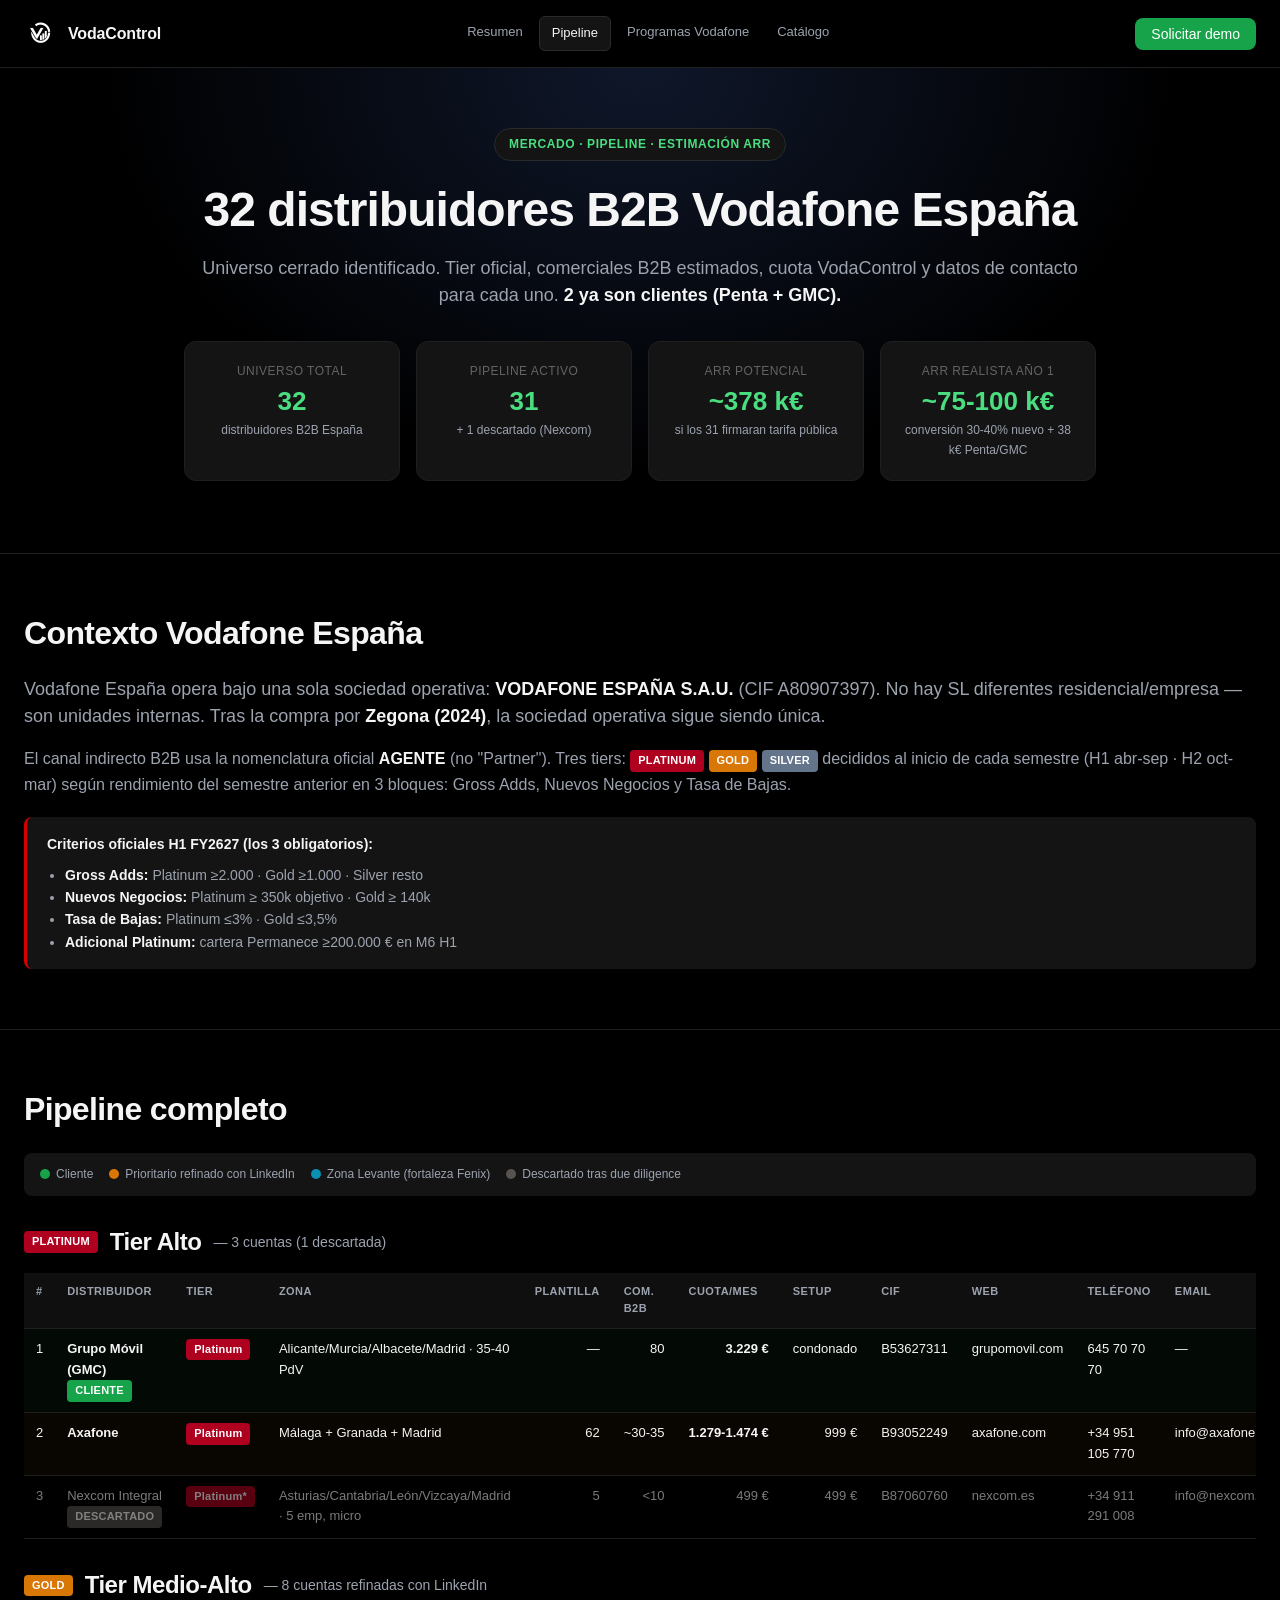
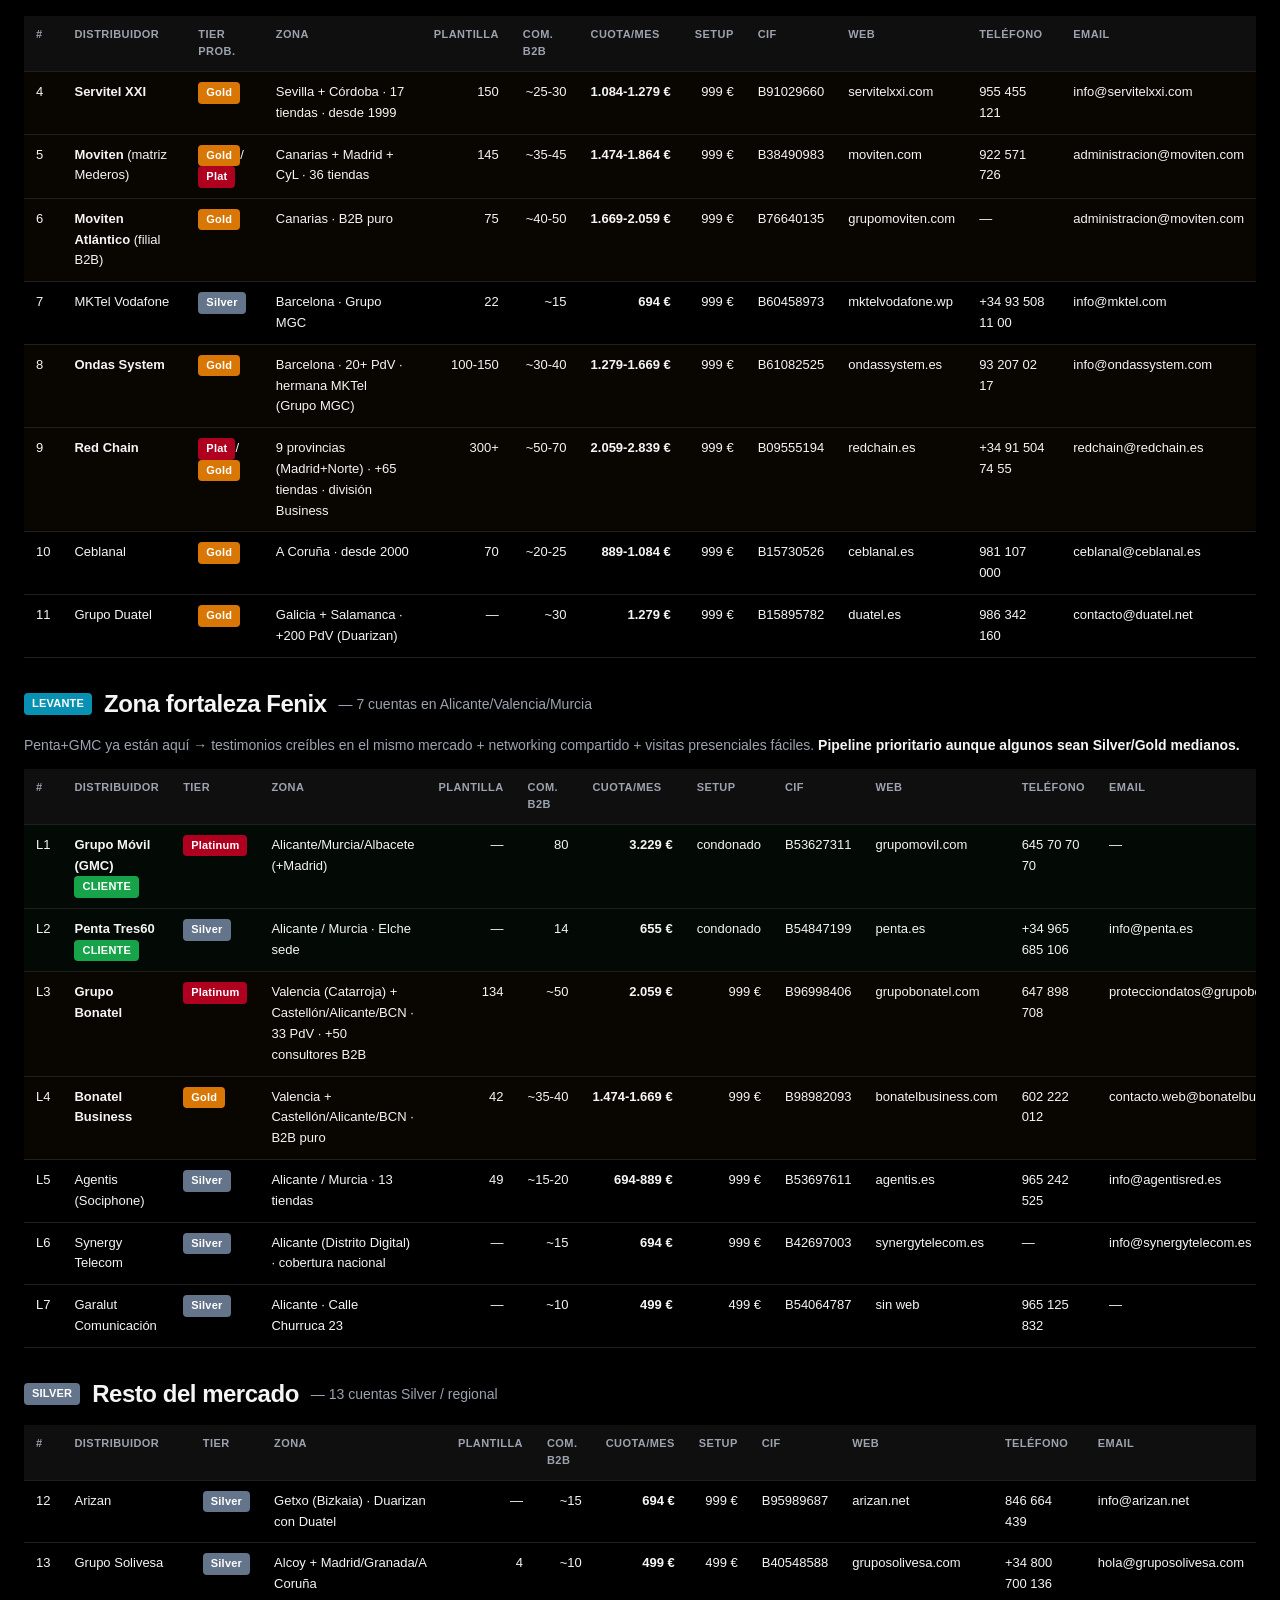
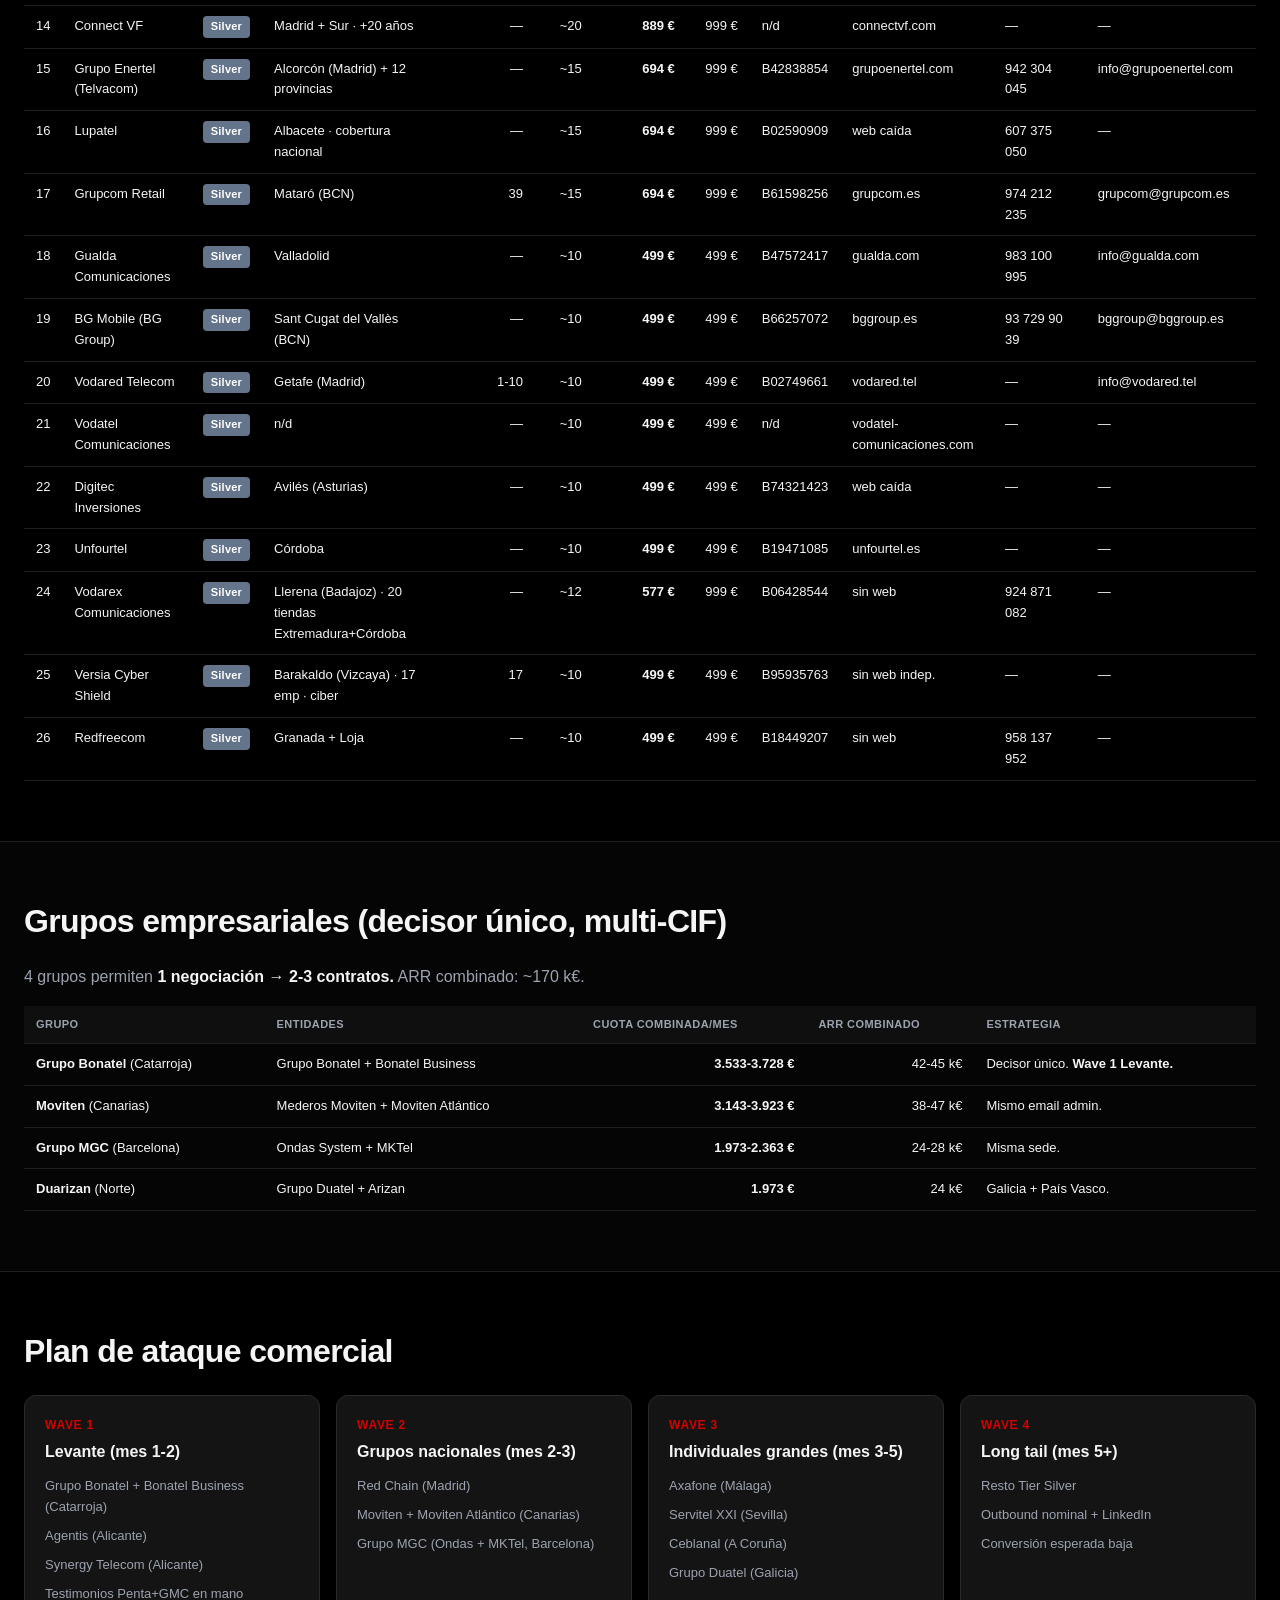
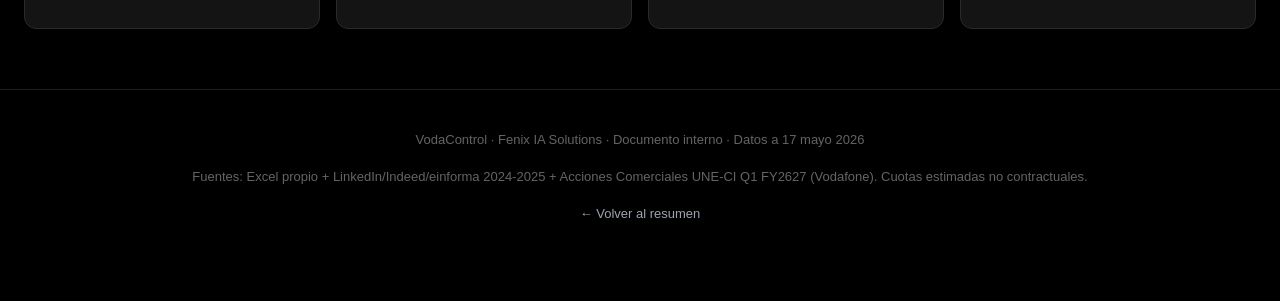
<file: businessplan/pipeline/index.html>
<!DOCTYPE html>
<html lang="es">
<head>
  <meta charset="UTF-8">
  <meta name="viewport" content="width=device-width, initial-scale=1.0">
  <meta name="robots" content="noindex,nofollow">
  <title>VodaControl · Pipeline B2B Vodafone España</title>
  <meta name="description" content="32 distribuidores B2B Vodafone España identificados: tier, plantilla, comerciales, cuota VodaControl estimada y datos de contacto.">

  <link rel="icon" type="image/png" sizes="32x32" href="../../brand/icon_32.png">
  <link rel="icon" type="image/png" sizes="16x16" href="../../brand/icon_16.png">
  <link rel="apple-touch-icon" sizes="180x180" href="../../brand/icon_180.png">
  <link rel="icon" type="image/png" sizes="192x192" href="../../brand/icon_192.png">

  <style>
    :root {
      --bg: #000000; --bg-elev: #0F0F0F; --bg-card: #141414;
      --border: #1F1F1F; --border-hi: #2a2a2a;
      --text: #F5F5F5; --text-mute: #9CA3AF; --text-dim: #646464;
      --accent: #D60000; --accent-hover: #B30000;
      --ok: #16A34A; --ok-hi: #4ADE80;
      --info: #2563EB; --warn: #F59E0B;
      --platinum: #b00020; --gold: #d97706; --silver: #64748b; --diamond: #7c3aed;
      --levante: #0891b2;
    }
    * { margin: 0; padding: 0; box-sizing: border-box; }
    html { scroll-behavior: smooth; }
    body { background: var(--bg); color: var(--text); font-family: -apple-system, BlinkMacSystemFont, "Segoe UI", Roboto, "Helvetica Neue", Arial, sans-serif; font-size: 16px; line-height: 1.6; -webkit-font-smoothing: antialiased; -moz-osx-font-smoothing: grayscale; }
    a { color: var(--text); text-decoration: none; }
    a:hover { color: var(--ok-hi); }
    .container { max-width: 1400px; margin: 0 auto; padding: 0 24px; }
    .container-narrow { max-width: 960px; margin: 0 auto; padding: 0 24px; }
    section { padding: 60px 0; border-bottom: 1px solid var(--border); }
    section:last-of-type { border-bottom: 0; }
    h1, h2, h3 { font-weight: 700; letter-spacing: -0.02em; line-height: 1.2; }
    h1 { font-size: clamp(32px, 4.5vw, 48px); margin-bottom: 16px; }
    h2 { font-size: clamp(24px, 3vw, 32px); margin-bottom: 24px; }
    h3 { font-size: clamp(18px, 1.8vw, 22px); margin-bottom: 12px; color: var(--ok-hi); }
    p { margin-bottom: 16px; color: var(--text-mute); }
    p strong { color: var(--text); font-weight: 600; }
    .lede { font-size: 18px; line-height: 1.5; }
    .small { font-size: 13px; color: var(--text-dim); }

    /* Header con tabs */
    header { position: sticky; top: 0; z-index: 10; background: rgba(0,0,0,0.85); backdrop-filter: blur(12px); -webkit-backdrop-filter: blur(12px); border-bottom: 1px solid var(--border); }
    header .nav { display: flex; align-items: center; justify-content: space-between; padding: 16px 24px; max-width: 1400px; margin: 0 auto; flex-wrap: wrap; gap: 16px; }
    header .brand { display: flex; align-items: center; gap: 12px; }
    header .brand img { width: 32px; height: 32px; }
    header .brand span { font-weight: 600; letter-spacing: -0.01em; }
    header .tabs-wrap { position: relative; }
    header .tabs { display: flex; gap: 4px; flex-wrap: nowrap; overflow-x: auto; -webkit-overflow-scrolling: touch; scrollbar-width: none; }
    header .tabs::-webkit-scrollbar { display: none; }
    header .tabs a { padding: 6px 12px; border-radius: 6px; font-size: 13px; font-weight: 500; color: var(--text-mute); transition: all 0.15s; white-space: nowrap; flex-shrink: 0; }
    header .tabs a:hover { background: var(--bg-elev); color: var(--text); }
    header .tabs a.active { background: var(--bg-card); color: var(--text); border: 1px solid var(--border-hi); }
    @media (max-width: 720px) {
      header .nav { padding: 10px 12px; gap: 8px; }
      header .brand span { display: none; }
      header .tabs-wrap { order: 3; width: 100%; }
      header .tabs-wrap::after { content: ""; position: absolute; right: 0; top: 0; bottom: 0; width: 24px; background: linear-gradient(to right, transparent, rgba(0,0,0,0.95)); pointer-events: none; }
      header .tabs { padding: 4px 0; }
      header .tabs a { padding: 8px 14px; font-size: 14px; }
      header .actions a.cta { padding: 8px 14px; font-size: 13px; }
    }
    header .actions a.cta { padding: 8px 16px; border-radius: 8px; font-size: 14px; font-weight: 500; background: var(--ok); color: #fff; transition: background 0.15s; }
    header .actions a.cta:hover { background: #15803d; color: #fff; }

    /* Hero */
    .hero { padding: 60px 0 40px; text-align: center; background: radial-gradient(ellipse at top, #0F172A 0%, #000000 60%); }
    .eyebrow { display: inline-block; padding: 6px 14px; border-radius: 20px; background: var(--bg-card); border: 1px solid var(--border-hi); font-size: 12px; font-weight: 600; color: var(--ok-hi); letter-spacing: 0.05em; text-transform: uppercase; margin-bottom: 20px; }

    /* KPIs grid */
    .kpi-grid { display: grid; grid-template-columns: repeat(4, 1fr); gap: 16px; margin: 32px 0; }
    @media (max-width: 720px) { .kpi-grid { grid-template-columns: repeat(2, 1fr); } }
    .kpi-card { background: var(--bg-card); border: 1px solid var(--border); border-radius: 12px; padding: 20px; }
    .kpi-card .label { font-size: 12px; color: var(--text-dim); text-transform: uppercase; letter-spacing: 0.04em; margin-bottom: 6px; }
    .kpi-card .value { font-size: 26px; font-weight: 700; color: var(--ok-hi); line-height: 1.1; }
    .kpi-card .sub { font-size: 12px; color: var(--text-mute); margin-top: 6px; }

    /* Tabla */
    .table-wrap { overflow-x: auto; -webkit-overflow-scrolling: touch; }
    table { width: 100%; border-collapse: collapse; font-size: 13px; min-width: 1200px; }
    th, td { border-bottom: 1px solid var(--border); padding: 10px 12px; vertical-align: top; text-align: left; }
    th { background: var(--bg-elev); color: var(--text-mute); font-weight: 600; font-size: 11px; text-transform: uppercase; letter-spacing: 0.04em; position: sticky; top: 0; }
    tr:hover td { background: rgba(255,255,255,0.02); }
    td.num { text-align: right; white-space: nowrap; font-variant-numeric: tabular-nums; }
    .row-cli { background: rgba(74, 222, 128, 0.04); }
    .row-cli:hover td { background: rgba(74, 222, 128, 0.07) !important; }
    .row-prio { background: rgba(217, 119, 6, 0.04); }
    .row-descart { opacity: 0.5; }

    /* Badges */
    .badge { display: inline-block; padding: 2px 8px; border-radius: 4px; font-size: 11px; font-weight: 600; color: #fff; letter-spacing: 0.02em; }
    .b-platinum { background: var(--platinum); }
    .b-gold { background: var(--gold); }
    .b-silver { background: var(--silver); }
    .b-levante { background: var(--levante); }
    .b-cli { background: var(--ok); }
    .b-descart { background: #57534e; }
    .b-prio { background: var(--accent); }

    .legend { display: flex; gap: 16px; flex-wrap: wrap; padding: 12px 16px; background: var(--bg-card); border-radius: 8px; margin-bottom: 16px; font-size: 12px; color: var(--text-mute); }
    .legend span { display: flex; align-items: center; gap: 6px; }
    .legend .dot { width: 10px; height: 10px; border-radius: 50%; }

    /* Tier section header */
    .tier-header { display: flex; align-items: center; gap: 12px; margin: 32px 0 16px; }
    .tier-header h2 { margin: 0; font-size: 24px; }
    .tier-header .count { font-size: 14px; color: var(--text-mute); }

    /* Footer */
    footer { background: #000; padding: 40px 0 60px; text-align: center; border-top: 1px solid var(--border); }
    footer p { font-size: 13px; color: var(--text-dim); }
    footer a { color: var(--text-mute); margin: 0 8px; }
    footer a:hover { color: var(--text); }

    .waves { display: grid; grid-template-columns: repeat(4, 1fr); gap: 16px; margin-top: 24px; }
    @media (max-width: 720px) { .waves { grid-template-columns: 1fr; } }
    .wave-card { background: var(--bg-card); border: 1px solid var(--border-hi); border-radius: 12px; padding: 20px; }
    .wave-card .num { font-size: 12px; color: var(--accent); font-weight: 700; letter-spacing: 0.06em; text-transform: uppercase; }
    .wave-card h4 { font-size: 16px; margin: 4px 0 8px; color: var(--text); }
    .wave-card ul { list-style: none; padding: 0; font-size: 13px; color: var(--text-mute); }
    .wave-card ul li { padding: 4px 0; }
  </style>
</head>
<body>

<header>
  <div class="nav">
    <a href="/" class="brand">
      <img src="../../brand/icon-mono-white_512.png" alt="VodaControl">
      <span>VodaControl</span>
    </a>
    <div class="tabs-wrap"><div class="tabs">
      <a href="../">Resumen</a>
      <a href="../pipeline/" class="active">Pipeline</a>
      <a href="../programas/">Programas Vodafone</a>
      <a href="../catalogo/">Catálogo</a>
    </div></div>
    <div class="actions">
      <a href="../#contacto" class="cta">Solicitar demo</a>
    </div>
  </div>
</header>

<section class="hero">
  <div class="container-narrow">
    <span class="eyebrow">Mercado · Pipeline · Estimación ARR</span>
    <h1>32 distribuidores B2B Vodafone España</h1>
    <p class="lede">Universo cerrado identificado. Tier oficial, comerciales B2B estimados, cuota VodaControl y datos de contacto para cada uno. <strong>2 ya son clientes (Penta + GMC).</strong></p>

    <div class="kpi-grid">
      <div class="kpi-card"><div class="label">Universo total</div><div class="value">32</div><div class="sub">distribuidores B2B España</div></div>
      <div class="kpi-card"><div class="label">Pipeline activo</div><div class="value">31</div><div class="sub">+ 1 descartado (Nexcom)</div></div>
      <div class="kpi-card"><div class="label">ARR potencial</div><div class="value">~378 k€</div><div class="sub">si los 31 firmaran tarifa pública</div></div>
      <div class="kpi-card"><div class="label">ARR realista año 1</div><div class="value">~75-100 k€</div><div class="sub">conversión 30-40% nuevo + 38 k€ Penta/GMC</div></div>
    </div>
  </div>
</section>

<section>
  <div class="container">
    <h2>Contexto Vodafone España</h2>
    <p class="lede">
      Vodafone España opera bajo una sola sociedad operativa: <strong>VODAFONE ESPAÑA S.A.U.</strong> (CIF A80907397). No hay SL diferentes residencial/empresa — son unidades internas. Tras la compra por <strong>Zegona (2024)</strong>, la sociedad operativa sigue siendo única.
    </p>
    <p>
      El canal indirecto B2B usa la nomenclatura oficial <strong>AGENTE</strong> (no "Partner"). Tres tiers:
      <span class="badge b-platinum">PLATINUM</span>
      <span class="badge b-gold">GOLD</span>
      <span class="badge b-silver">SILVER</span>
      decididos al inicio de cada semestre (H1 abr-sep · H2 oct-mar) según rendimiento del semestre anterior en 3 bloques: Gross Adds, Nuevos Negocios y Tasa de Bajas.
    </p>

    <div style="background:var(--bg-card);border-left:3px solid var(--accent);border-radius:8px;padding:16px 20px;margin-top:20px;font-size:14px;">
      <strong style="color:var(--text)">Criterios oficiales H1 FY2627 (los 3 obligatorios):</strong>
      <ul style="margin:8px 0 0 18px;color:var(--text-mute)">
        <li><strong style="color:var(--text)">Gross Adds:</strong> Platinum ≥2.000 · Gold ≥1.000 · Silver resto</li>
        <li><strong style="color:var(--text)">Nuevos Negocios:</strong> Platinum ≥ 350k objetivo · Gold ≥ 140k</li>
        <li><strong style="color:var(--text)">Tasa de Bajas:</strong> Platinum ≤3% · Gold ≤3,5%</li>
        <li><strong style="color:var(--text)">Adicional Platinum:</strong> cartera Permanece ≥200.000 € en M6 H1</li>
      </ul>
    </div>
  </div>
</section>

<section>
  <div class="container">
    <h2>Pipeline completo</h2>

    <div class="legend">
      <span><span class="dot" style="background:var(--ok)"></span> Cliente</span>
      <span><span class="dot" style="background:var(--gold)"></span> Prioritario refinado con LinkedIn</span>
      <span><span class="dot" style="background:var(--levante)"></span> Zona Levante (fortaleza Fenix)</span>
      <span><span class="dot" style="background:#57534e"></span> Descartado tras due diligence</span>
    </div>

    <!-- TIER PLATINUM -->
    <div class="tier-header"><span class="badge b-platinum">PLATINUM</span><h2>Tier Alto</h2><span class="count">— 3 cuentas (1 descartada)</span></div>
    <div class="table-wrap"><table>
      <thead><tr><th>#</th><th>Distribuidor</th><th>Tier</th><th>Zona</th><th class="num">Plantilla</th><th class="num">Com. B2B</th><th class="num">Cuota/mes</th><th class="num">Setup</th><th>CIF</th><th>Web</th><th>Teléfono</th><th>Email</th></tr></thead>
      <tbody>
        <tr class="row-cli"><td>1</td><td><strong>Grupo Móvil (GMC)</strong> <span class="badge b-cli">CLIENTE</span></td><td><span class="badge b-platinum">Platinum</span></td><td>Alicante/Murcia/Albacete/Madrid · 35-40 PdV</td><td class="num">—</td><td class="num">80</td><td class="num"><strong>3.229 €</strong></td><td class="num">condonado</td><td>B53627311</td><td><a href="https://grupomovil.com">grupomovil.com</a></td><td>645 70 70 70</td><td>—</td></tr>
        <tr class="row-prio"><td>2</td><td><strong>Axafone</strong></td><td><span class="badge b-platinum">Platinum</span></td><td>Málaga + Granada + Madrid</td><td class="num">62</td><td class="num">~30-35</td><td class="num"><strong>1.279-1.474 €</strong></td><td class="num">999 €</td><td>B93052249</td><td><a href="https://axafone.com">axafone.com</a></td><td>+34 951 105 770</td><td>info@axafone.com</td></tr>
        <tr class="row-descart"><td>3</td><td>Nexcom Integral <span class="badge b-descart">DESCARTADO</span></td><td><span class="badge b-platinum">Platinum*</span></td><td>Asturias/Cantabria/León/Vizcaya/Madrid · 5 emp, micro</td><td class="num">5</td><td class="num">&lt;10</td><td class="num">499 €</td><td class="num">499 €</td><td>B87060760</td><td><a href="https://www.nexcom.es">nexcom.es</a></td><td>+34 911 291 008</td><td>info@nexcom.es</td></tr>
      </tbody>
    </table></div>

    <!-- TIER GOLD -->
    <div class="tier-header"><span class="badge b-gold">GOLD</span><h2>Tier Medio-Alto</h2><span class="count">— 8 cuentas refinadas con LinkedIn</span></div>
    <div class="table-wrap"><table>
      <thead><tr><th>#</th><th>Distribuidor</th><th>Tier prob.</th><th>Zona</th><th class="num">Plantilla</th><th class="num">Com. B2B</th><th class="num">Cuota/mes</th><th class="num">Setup</th><th>CIF</th><th>Web</th><th>Teléfono</th><th>Email</th></tr></thead>
      <tbody>
        <tr class="row-prio"><td>4</td><td><strong>Servitel XXI</strong></td><td><span class="badge b-gold">Gold</span></td><td>Sevilla + Córdoba · 17 tiendas · desde 1999</td><td class="num">150</td><td class="num">~25-30</td><td class="num"><strong>1.084-1.279 €</strong></td><td class="num">999 €</td><td>B91029660</td><td><a href="https://www.servitelxxi.com">servitelxxi.com</a></td><td>955 455 121</td><td>info@servitelxxi.com</td></tr>
        <tr class="row-prio"><td>5</td><td><strong>Moviten</strong> (matriz Mederos)</td><td><span class="badge b-gold">Gold</span>/<span class="badge b-platinum">Plat</span></td><td>Canarias + Madrid + CyL · 36 tiendas</td><td class="num">145</td><td class="num">~35-45</td><td class="num"><strong>1.474-1.864 €</strong></td><td class="num">999 €</td><td>B38490983</td><td><a href="http://moviten.com">moviten.com</a></td><td>922 571 726</td><td>administracion@moviten.com</td></tr>
        <tr class="row-prio"><td>6</td><td><strong>Moviten Atlántico</strong> (filial B2B)</td><td><span class="badge b-gold">Gold</span></td><td>Canarias · B2B puro</td><td class="num">75</td><td class="num">~40-50</td><td class="num"><strong>1.669-2.059 €</strong></td><td class="num">999 €</td><td>B76640135</td><td><a href="https://www.grupomoviten.com">grupomoviten.com</a></td><td>—</td><td>administracion@moviten.com</td></tr>
        <tr><td>7</td><td>MKTel Vodafone</td><td><span class="badge b-silver">Silver</span></td><td>Barcelona · Grupo MGC</td><td class="num">22</td><td class="num">~15</td><td class="num"><strong>694 €</strong></td><td class="num">999 €</td><td>B60458973</td><td><a href="https://mktelvodafone.wordpress.com">mktelvodafone.wp</a></td><td>+34 93 508 11 00</td><td>info@mktel.com</td></tr>
        <tr class="row-prio"><td>8</td><td><strong>Ondas System</strong></td><td><span class="badge b-gold">Gold</span></td><td>Barcelona · 20+ PdV · hermana MKTel (Grupo MGC)</td><td class="num">100-150</td><td class="num">~30-40</td><td class="num"><strong>1.279-1.669 €</strong></td><td class="num">999 €</td><td>B61082525</td><td><a href="https://ondassystem.es">ondassystem.es</a></td><td>93 207 02 17</td><td>info@ondassystem.com</td></tr>
        <tr class="row-prio"><td>9</td><td><strong>Red Chain</strong></td><td><span class="badge b-platinum">Plat</span>/<span class="badge b-gold">Gold</span></td><td>9 provincias (Madrid+Norte) · +65 tiendas · división Business</td><td class="num">300+</td><td class="num">~50-70</td><td class="num"><strong>2.059-2.839 €</strong></td><td class="num">999 €</td><td>B09555194</td><td><a href="https://redchain.es">redchain.es</a></td><td>+34 91 504 74 55</td><td>redchain@redchain.es</td></tr>
        <tr><td>10</td><td>Ceblanal</td><td><span class="badge b-gold">Gold</span></td><td>A Coruña · desde 2000</td><td class="num">70</td><td class="num">~20-25</td><td class="num"><strong>889-1.084 €</strong></td><td class="num">999 €</td><td>B15730526</td><td><a href="https://www.ceblanal.es">ceblanal.es</a></td><td>981 107 000</td><td>ceblanal@ceblanal.es</td></tr>
        <tr><td>11</td><td>Grupo Duatel</td><td><span class="badge b-gold">Gold</span></td><td>Galicia + Salamanca · +200 PdV (Duarizan)</td><td class="num">—</td><td class="num">~30</td><td class="num"><strong>1.279 €</strong></td><td class="num">999 €</td><td>B15895782</td><td><a href="https://www.duatel.es">duatel.es</a></td><td>986 342 160</td><td>contacto@duatel.net</td></tr>
      </tbody>
    </table></div>

    <!-- TIER LEVANTE -->
    <div class="tier-header"><span class="badge b-levante">LEVANTE</span><h2>Zona fortaleza Fenix</h2><span class="count">— 7 cuentas en Alicante/Valencia/Murcia</span></div>
    <p style="font-size:14px;margin-bottom:12px;">Penta+GMC ya están aquí → testimonios creíbles en el mismo mercado + networking compartido + visitas presenciales fáciles. <strong>Pipeline prioritario aunque algunos sean Silver/Gold medianos.</strong></p>
    <div class="table-wrap"><table>
      <thead><tr><th>#</th><th>Distribuidor</th><th>Tier</th><th>Zona</th><th class="num">Plantilla</th><th class="num">Com. B2B</th><th class="num">Cuota/mes</th><th class="num">Setup</th><th>CIF</th><th>Web</th><th>Teléfono</th><th>Email</th></tr></thead>
      <tbody>
        <tr class="row-cli"><td>L1</td><td><strong>Grupo Móvil (GMC)</strong> <span class="badge b-cli">CLIENTE</span></td><td><span class="badge b-platinum">Platinum</span></td><td>Alicante/Murcia/Albacete (+Madrid)</td><td class="num">—</td><td class="num">80</td><td class="num"><strong>3.229 €</strong></td><td class="num">condonado</td><td>B53627311</td><td><a href="https://grupomovil.com">grupomovil.com</a></td><td>645 70 70 70</td><td>—</td></tr>
        <tr class="row-cli"><td>L2</td><td><strong>Penta Tres60</strong> <span class="badge b-cli">CLIENTE</span></td><td><span class="badge b-silver">Silver</span></td><td>Alicante / Murcia · Elche sede</td><td class="num">—</td><td class="num">14</td><td class="num"><strong>655 €</strong></td><td class="num">condonado</td><td>B54847199</td><td><a href="https://www.penta.es">penta.es</a></td><td>+34 965 685 106</td><td>info@penta.es</td></tr>
        <tr class="row-prio"><td>L3</td><td><strong>Grupo Bonatel</strong></td><td><span class="badge b-platinum">Platinum</span></td><td>Valencia (Catarroja) + Castellón/Alicante/BCN · 33 PdV · +50 consultores B2B</td><td class="num">134</td><td class="num">~50</td><td class="num"><strong>2.059 €</strong></td><td class="num">999 €</td><td>B96998406</td><td><a href="https://www.grupobonatel.com">grupobonatel.com</a></td><td>647 898 708</td><td>protecciondatos@grupobonatel.com</td></tr>
        <tr class="row-prio"><td>L4</td><td><strong>Bonatel Business</strong></td><td><span class="badge b-gold">Gold</span></td><td>Valencia + Castellón/Alicante/BCN · B2B puro</td><td class="num">42</td><td class="num">~35-40</td><td class="num"><strong>1.474-1.669 €</strong></td><td class="num">999 €</td><td>B98982093</td><td><a href="https://bonatelbusiness.com">bonatelbusiness.com</a></td><td>602 222 012</td><td>contacto.web@bonatelbusiness.com</td></tr>
        <tr><td>L5</td><td>Agentis (Sociphone)</td><td><span class="badge b-silver">Silver</span></td><td>Alicante / Murcia · 13 tiendas</td><td class="num">49</td><td class="num">~15-20</td><td class="num"><strong>694-889 €</strong></td><td class="num">999 €</td><td>B53697611</td><td><a href="https://www.agentis.es">agentis.es</a></td><td>965 242 525</td><td>info@agentisred.es</td></tr>
        <tr><td>L6</td><td>Synergy Telecom</td><td><span class="badge b-silver">Silver</span></td><td>Alicante (Distrito Digital) · cobertura nacional</td><td class="num">—</td><td class="num">~15</td><td class="num"><strong>694 €</strong></td><td class="num">999 €</td><td>B42697003</td><td><a href="https://synergytelecom.es">synergytelecom.es</a></td><td>—</td><td>info@synergytelecom.es</td></tr>
        <tr><td>L7</td><td>Garalut Comunicación</td><td><span class="badge b-silver">Silver</span></td><td>Alicante · Calle Churruca 23</td><td class="num">—</td><td class="num">~10</td><td class="num"><strong>499 €</strong></td><td class="num">499 €</td><td>B54064787</td><td>sin web</td><td>965 125 832</td><td>—</td></tr>
      </tbody>
    </table></div>

    <!-- TIER SILVER -->
    <div class="tier-header"><span class="badge b-silver">SILVER</span><h2>Resto del mercado</h2><span class="count">— 13 cuentas Silver / regional</span></div>
    <div class="table-wrap"><table>
      <thead><tr><th>#</th><th>Distribuidor</th><th>Tier</th><th>Zona</th><th class="num">Plantilla</th><th class="num">Com. B2B</th><th class="num">Cuota/mes</th><th class="num">Setup</th><th>CIF</th><th>Web</th><th>Teléfono</th><th>Email</th></tr></thead>
      <tbody>
        <tr><td>12</td><td>Arizan</td><td><span class="badge b-silver">Silver</span></td><td>Getxo (Bizkaia) · Duarizan con Duatel</td><td class="num">—</td><td class="num">~15</td><td class="num"><strong>694 €</strong></td><td class="num">999 €</td><td>B95989687</td><td><a href="https://arizan.net/site/">arizan.net</a></td><td>846 664 439</td><td>info@arizan.net</td></tr>
        <tr><td>13</td><td>Grupo Solivesa</td><td><span class="badge b-silver">Silver</span></td><td>Alcoy + Madrid/Granada/A Coruña</td><td class="num">4</td><td class="num">~10</td><td class="num"><strong>499 €</strong></td><td class="num">499 €</td><td>B40548588</td><td><a href="https://www.gruposolivesa.com">gruposolivesa.com</a></td><td>+34 800 700 136</td><td>hola@gruposolivesa.com</td></tr>
        <tr><td>14</td><td>Connect VF</td><td><span class="badge b-silver">Silver</span></td><td>Madrid + Sur · +20 años</td><td class="num">—</td><td class="num">~20</td><td class="num"><strong>889 €</strong></td><td class="num">999 €</td><td>n/d</td><td><a href="https://www.connectvf.com">connectvf.com</a></td><td>—</td><td>—</td></tr>
        <tr><td>15</td><td>Grupo Enertel (Telvacom)</td><td><span class="badge b-silver">Silver</span></td><td>Alcorcón (Madrid) + 12 provincias</td><td class="num">—</td><td class="num">~15</td><td class="num"><strong>694 €</strong></td><td class="num">999 €</td><td>B42838854</td><td><a href="https://grupoenertel.com">grupoenertel.com</a></td><td>942 304 045</td><td>info@grupoenertel.com</td></tr>
        <tr><td>16</td><td>Lupatel</td><td><span class="badge b-silver">Silver</span></td><td>Albacete · cobertura nacional</td><td class="num">—</td><td class="num">~15</td><td class="num"><strong>694 €</strong></td><td class="num">999 €</td><td>B02590909</td><td>web caída</td><td>607 375 050</td><td>—</td></tr>
        <tr><td>17</td><td>Grupcom Retail</td><td><span class="badge b-silver">Silver</span></td><td>Mataró (BCN)</td><td class="num">39</td><td class="num">~15</td><td class="num"><strong>694 €</strong></td><td class="num">999 €</td><td>B61598256</td><td><a href="https://www.grupcom.es">grupcom.es</a></td><td>974 212 235</td><td>grupcom@grupcom.es</td></tr>
        <tr><td>18</td><td>Gualda Comunicaciones</td><td><span class="badge b-silver">Silver</span></td><td>Valladolid</td><td class="num">—</td><td class="num">~10</td><td class="num"><strong>499 €</strong></td><td class="num">499 €</td><td>B47572417</td><td><a href="https://gualda.com">gualda.com</a></td><td>983 100 995</td><td>info@gualda.com</td></tr>
        <tr><td>19</td><td>BG Mobile (BG Group)</td><td><span class="badge b-silver">Silver</span></td><td>Sant Cugat del Vallès (BCN)</td><td class="num">—</td><td class="num">~10</td><td class="num"><strong>499 €</strong></td><td class="num">499 €</td><td>B66257072</td><td><a href="https://bggroup.es">bggroup.es</a></td><td>93 729 90 39</td><td>bggroup@bggroup.es</td></tr>
        <tr><td>20</td><td>Vodared Telecom</td><td><span class="badge b-silver">Silver</span></td><td>Getafe (Madrid)</td><td class="num">1-10</td><td class="num">~10</td><td class="num"><strong>499 €</strong></td><td class="num">499 €</td><td>B02749661</td><td><a href="https://www.vodared.tel">vodared.tel</a></td><td>—</td><td>info@vodared.tel</td></tr>
        <tr><td>21</td><td>Vodatel Comunicaciones</td><td><span class="badge b-silver">Silver</span></td><td>n/d</td><td class="num">—</td><td class="num">~10</td><td class="num"><strong>499 €</strong></td><td class="num">499 €</td><td>n/d</td><td><a href="http://vodatel-comunicaciones.com">vodatel-comunicaciones.com</a></td><td>—</td><td>—</td></tr>
        <tr><td>22</td><td>Digitec Inversiones</td><td><span class="badge b-silver">Silver</span></td><td>Avilés (Asturias)</td><td class="num">—</td><td class="num">~10</td><td class="num"><strong>499 €</strong></td><td class="num">499 €</td><td>B74321423</td><td>web caída</td><td>—</td><td>—</td></tr>
        <tr><td>23</td><td>Unfourtel</td><td><span class="badge b-silver">Silver</span></td><td>Córdoba</td><td class="num">—</td><td class="num">~10</td><td class="num"><strong>499 €</strong></td><td class="num">499 €</td><td>B19471085</td><td><a href="https://www.unfourtel.es">unfourtel.es</a></td><td>—</td><td>—</td></tr>
        <tr><td>24</td><td>Vodarex Comunicaciones</td><td><span class="badge b-silver">Silver</span></td><td>Llerena (Badajoz) · 20 tiendas Extremadura+Córdoba</td><td class="num">—</td><td class="num">~12</td><td class="num"><strong>577 €</strong></td><td class="num">999 €</td><td>B06428544</td><td>sin web</td><td>924 871 082</td><td>—</td></tr>
        <tr><td>25</td><td>Versia Cyber Shield</td><td><span class="badge b-silver">Silver</span></td><td>Barakaldo (Vizcaya) · 17 emp · ciber</td><td class="num">17</td><td class="num">~10</td><td class="num"><strong>499 €</strong></td><td class="num">499 €</td><td>B95935763</td><td>sin web indep.</td><td>—</td><td>—</td></tr>
        <tr><td>26</td><td>Redfreecom</td><td><span class="badge b-silver">Silver</span></td><td>Granada + Loja</td><td class="num">—</td><td class="num">~10</td><td class="num"><strong>499 €</strong></td><td class="num">499 €</td><td>B18449207</td><td>sin web</td><td>958 137 952</td><td>—</td></tr>
      </tbody>
    </table></div>
  </div>
</section>

<section style="background:#050505;">
  <div class="container">
    <h2>Grupos empresariales (decisor único, multi-CIF)</h2>
    <p>4 grupos permiten <strong>1 negociación → 2-3 contratos.</strong> ARR combinado: ~170 k€.</p>
    <div class="table-wrap"><table>
      <thead><tr><th>Grupo</th><th>Entidades</th><th class="num">Cuota combinada/mes</th><th class="num">ARR combinado</th><th>Estrategia</th></tr></thead>
      <tbody>
        <tr><td><strong>Grupo Bonatel</strong> (Catarroja)</td><td>Grupo Bonatel + Bonatel Business</td><td class="num"><strong>3.533-3.728 €</strong></td><td class="num">42-45 k€</td><td>Decisor único. <strong>Wave 1 Levante.</strong></td></tr>
        <tr><td><strong>Moviten</strong> (Canarias)</td><td>Mederos Moviten + Moviten Atlántico</td><td class="num"><strong>3.143-3.923 €</strong></td><td class="num">38-47 k€</td><td>Mismo email admin.</td></tr>
        <tr><td><strong>Grupo MGC</strong> (Barcelona)</td><td>Ondas System + MKTel</td><td class="num"><strong>1.973-2.363 €</strong></td><td class="num">24-28 k€</td><td>Misma sede.</td></tr>
        <tr><td><strong>Duarizan</strong> (Norte)</td><td>Grupo Duatel + Arizan</td><td class="num"><strong>1.973 €</strong></td><td class="num">24 k€</td><td>Galicia + País Vasco.</td></tr>
      </tbody>
    </table></div>
  </div>
</section>

<section>
  <div class="container">
    <h2>Plan de ataque comercial</h2>
    <div class="waves">
      <div class="wave-card"><div class="num">Wave 1</div><h4>Levante (mes 1-2)</h4><ul><li>Grupo Bonatel + Bonatel Business (Catarroja)</li><li>Agentis (Alicante)</li><li>Synergy Telecom (Alicante)</li><li>Testimonios Penta+GMC en mano</li></ul></div>
      <div class="wave-card"><div class="num">Wave 2</div><h4>Grupos nacionales (mes 2-3)</h4><ul><li>Red Chain (Madrid)</li><li>Moviten + Moviten Atlántico (Canarias)</li><li>Grupo MGC (Ondas + MKTel, Barcelona)</li></ul></div>
      <div class="wave-card"><div class="num">Wave 3</div><h4>Individuales grandes (mes 3-5)</h4><ul><li>Axafone (Málaga)</li><li>Servitel XXI (Sevilla)</li><li>Ceblanal (A Coruña)</li><li>Grupo Duatel (Galicia)</li></ul></div>
      <div class="wave-card"><div class="num">Wave 4</div><h4>Long tail (mes 5+)</h4><ul><li>Resto Tier Silver</li><li>Outbound nominal + LinkedIn</li><li>Conversión esperada baja</li></ul></div>
    </div>
  </div>
</section>

<footer>
  <div class="container-narrow">
    <p>VodaControl · Fenix IA Solutions · Documento interno · Datos a 17 mayo 2026</p>
    <p style="margin-top:8px;">Fuentes: Excel propio + LinkedIn/Indeed/einforma 2024-2025 + Acciones Comerciales UNE-CI Q1 FY2627 (Vodafone). Cuotas estimadas no contractuales.</p>
    <p style="margin-top:16px;"><a href="../">← Volver al resumen</a></p>
  </div>
</footer>

</body>
</html>
</file>
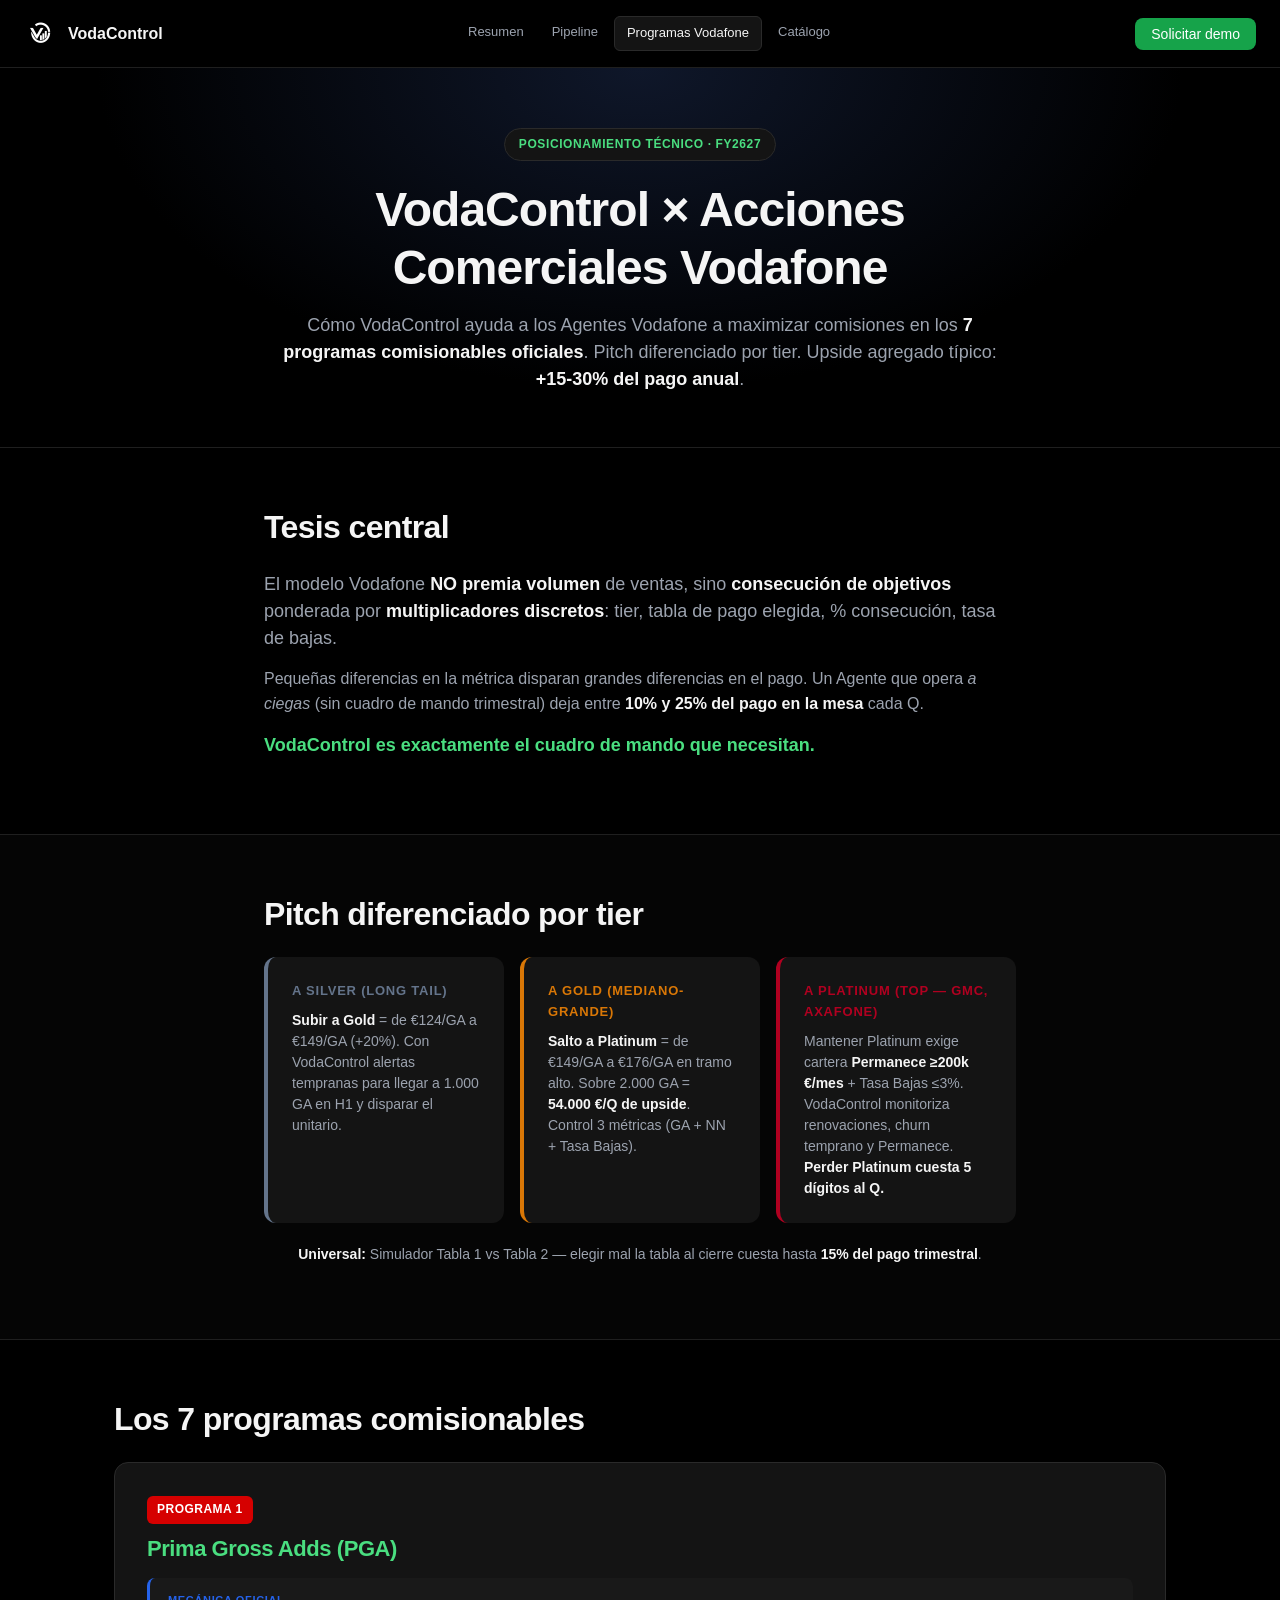
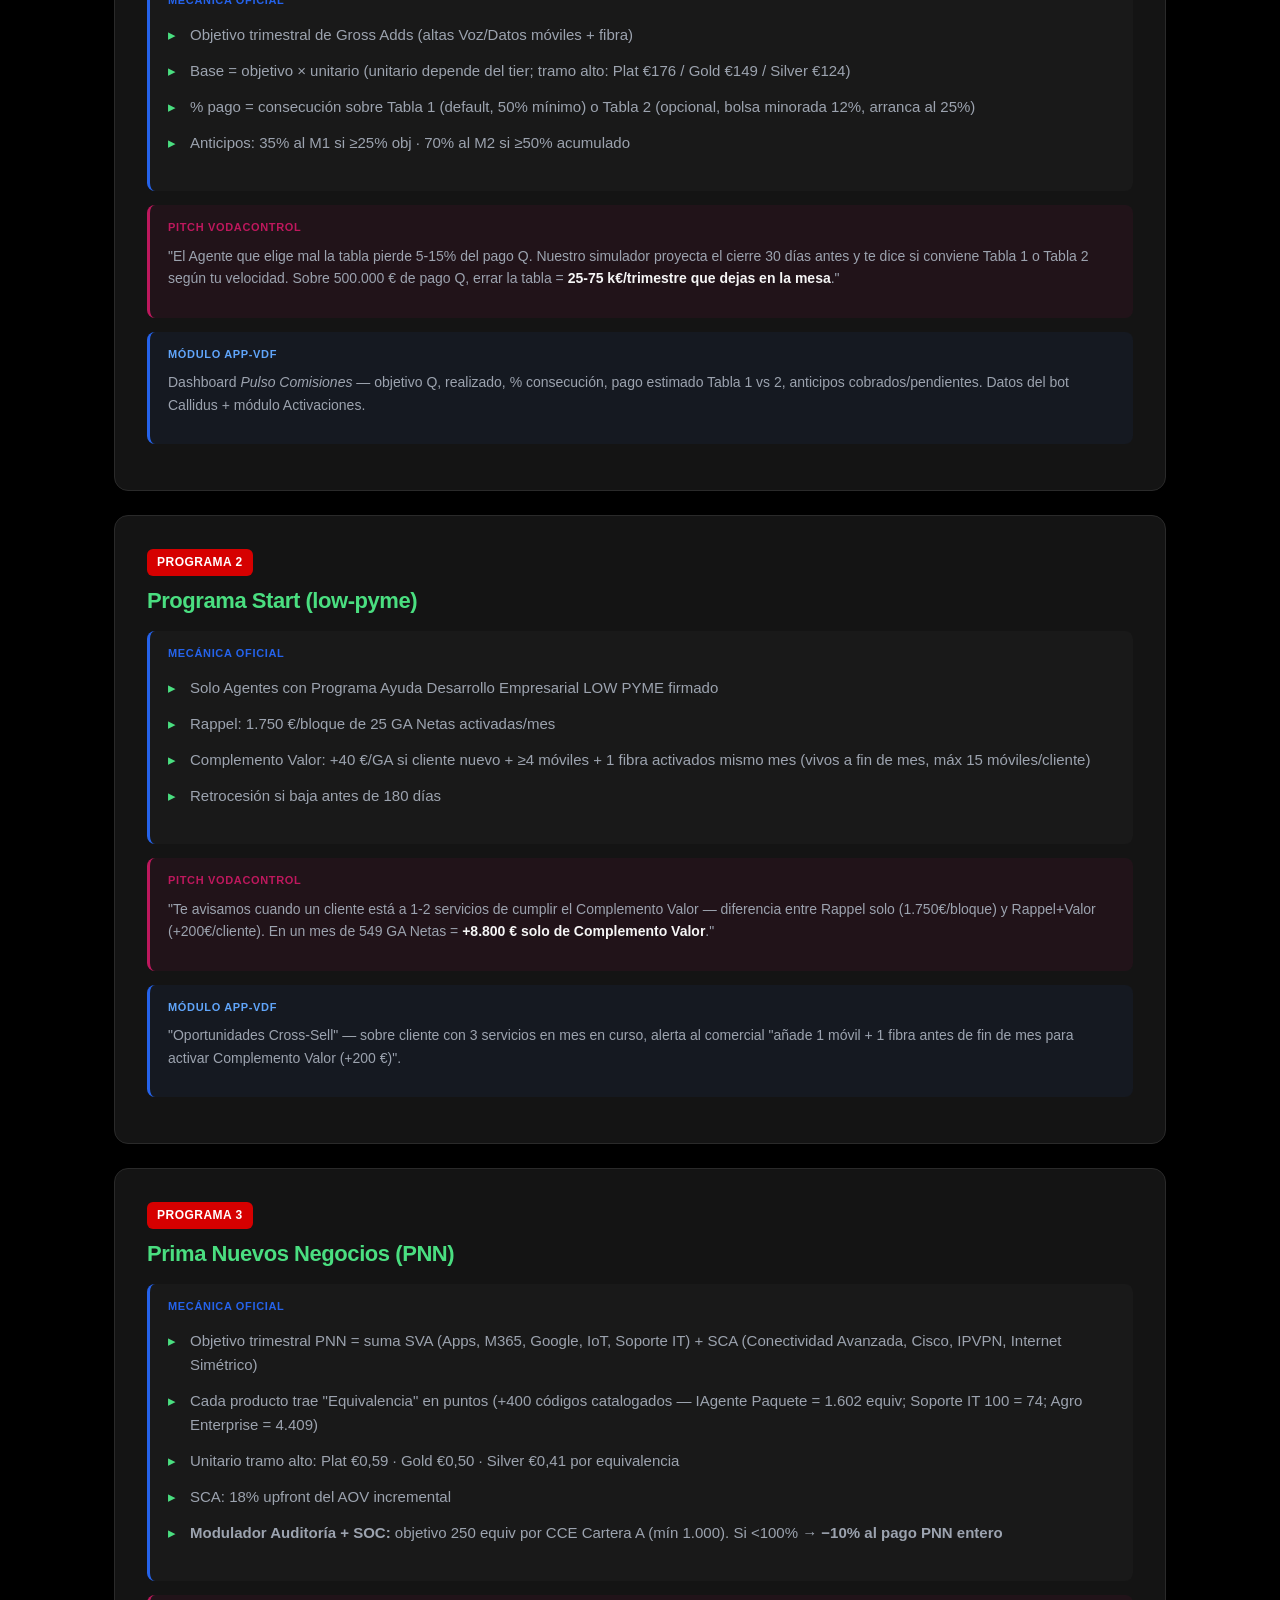
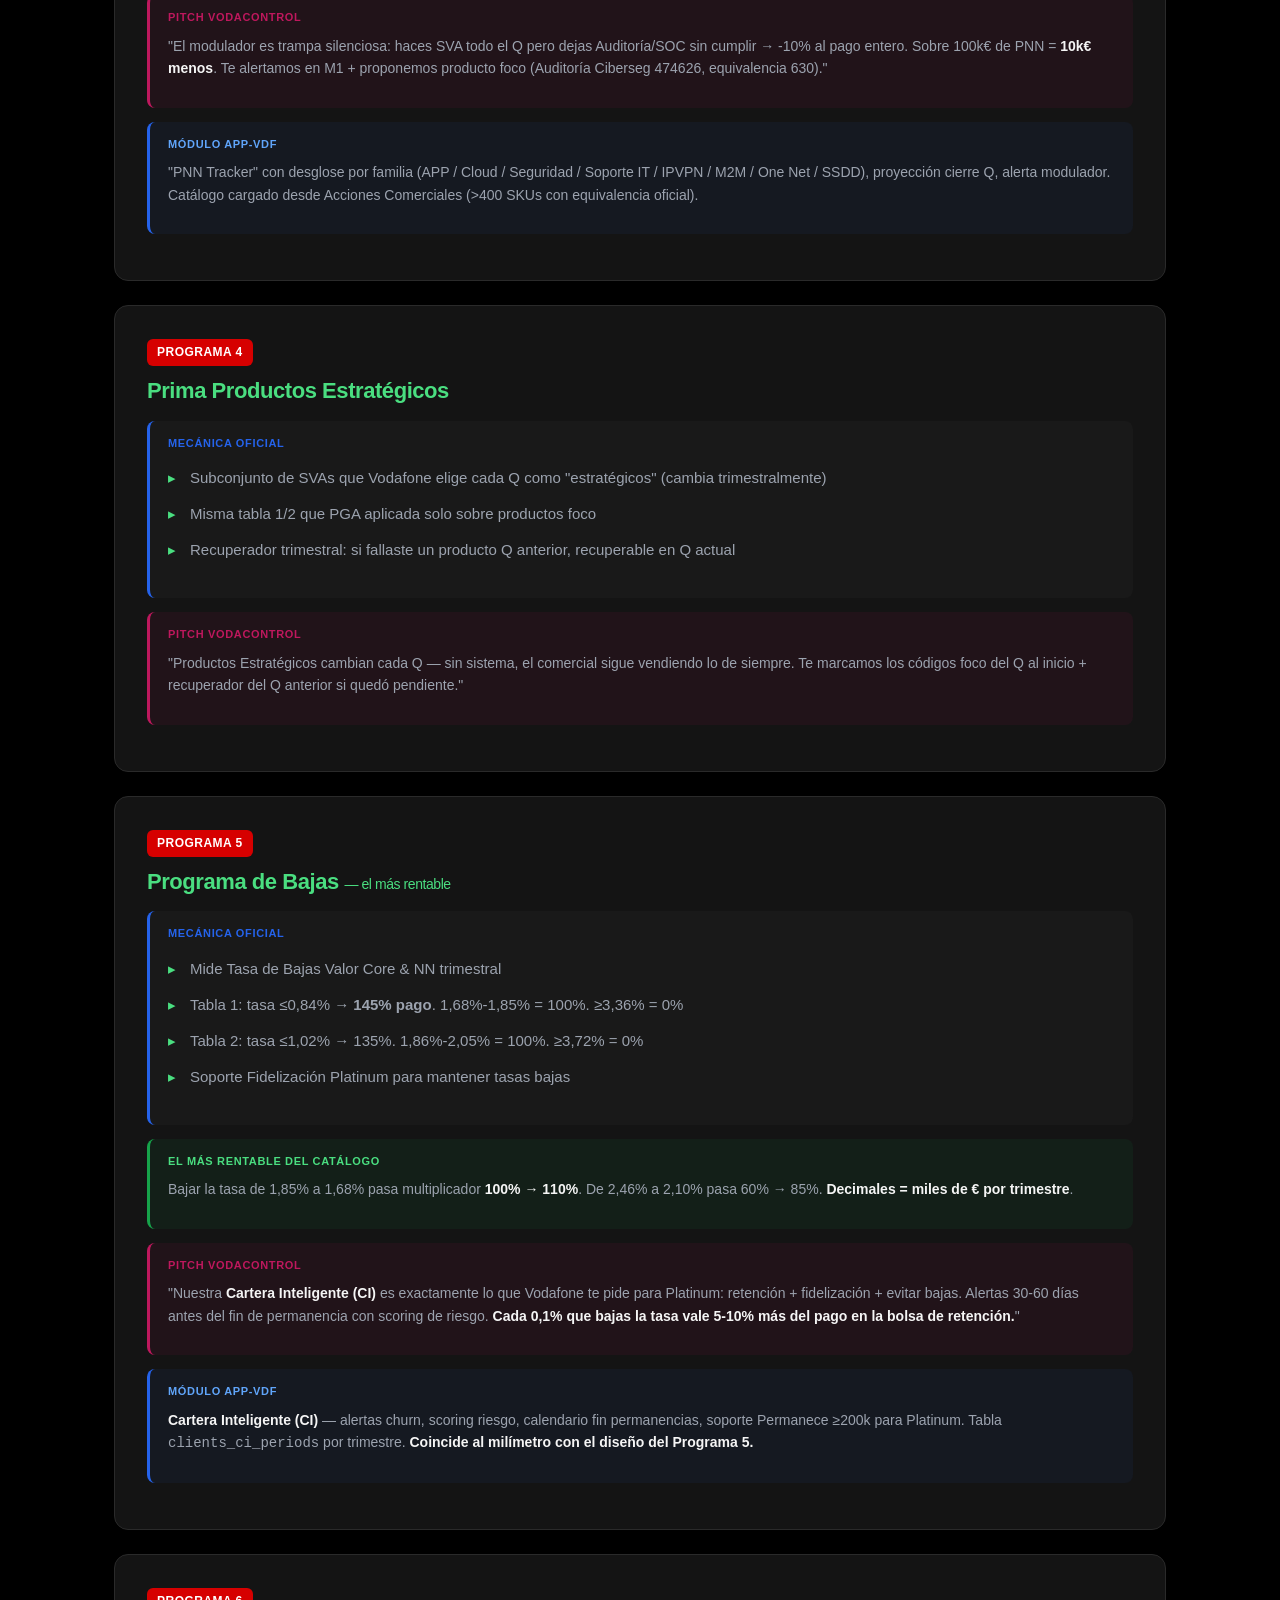
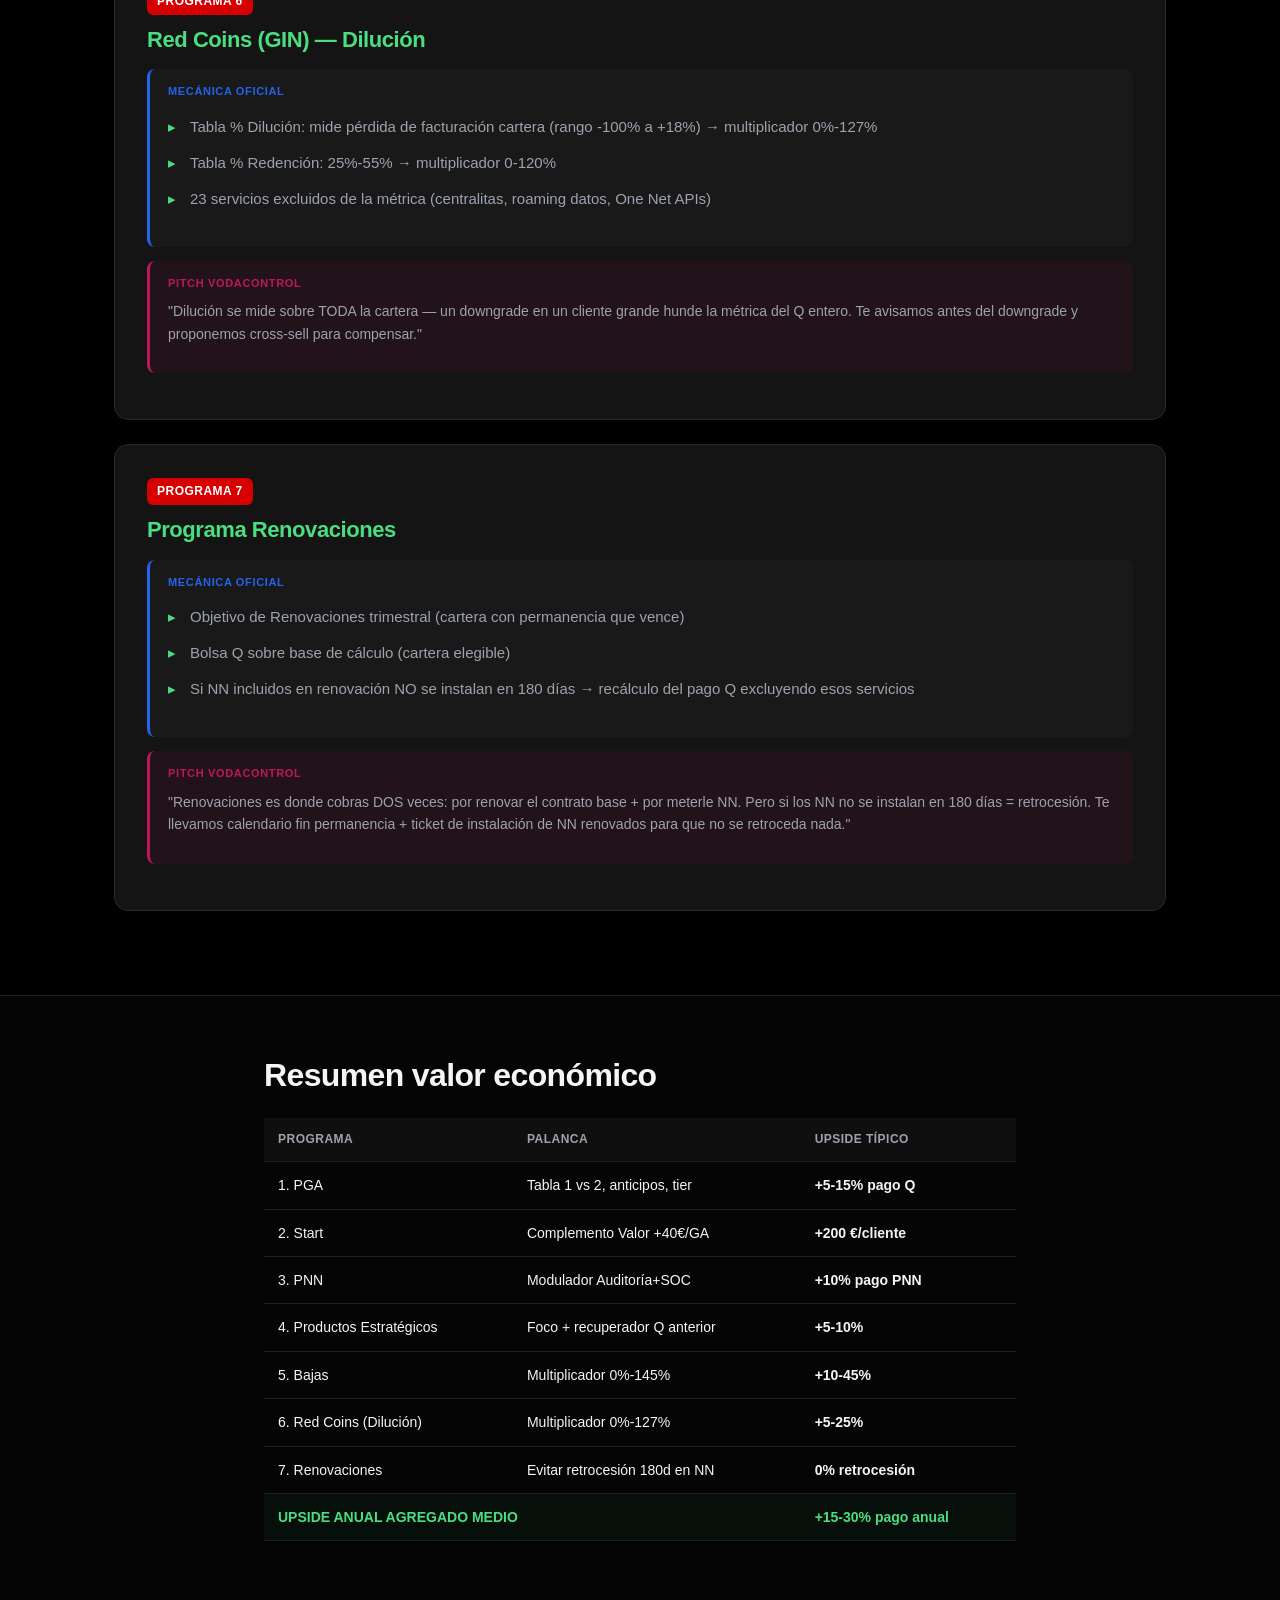
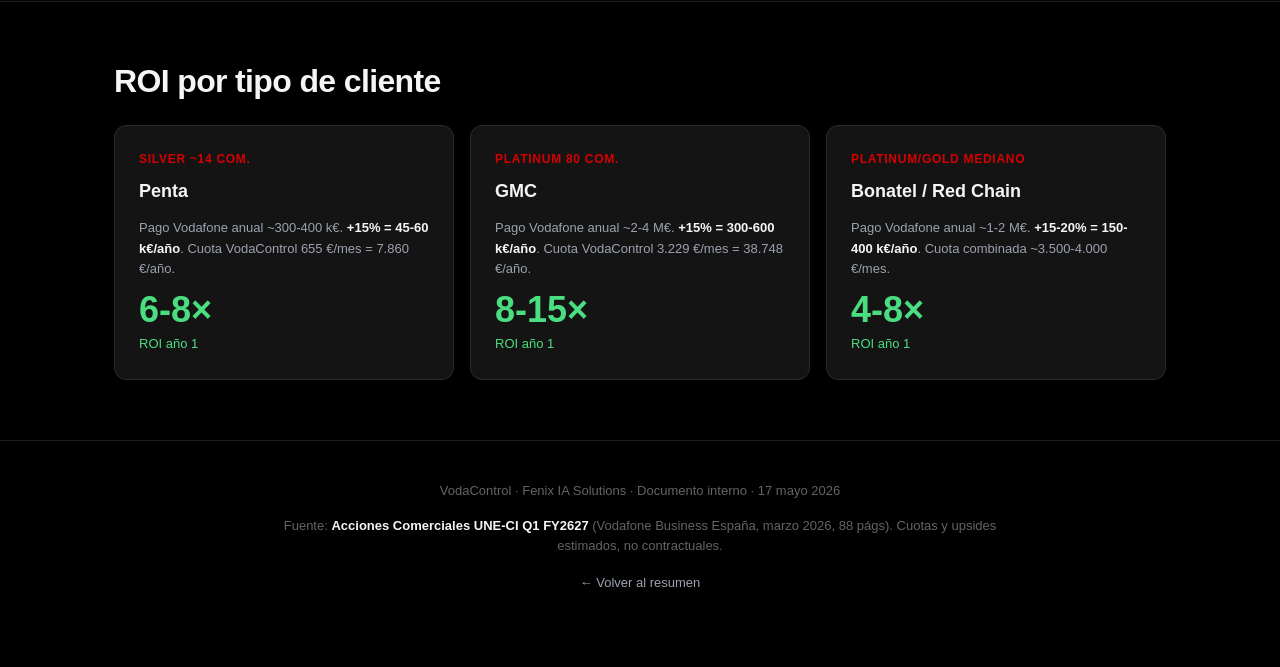
<file: businessplan/programas/index.html>
<!DOCTYPE html>
<html lang="es">
<head>
  <meta charset="UTF-8">
  <meta name="viewport" content="width=device-width, initial-scale=1.0">
  <meta name="robots" content="noindex,nofollow">
  <title>VodaControl · Posicionamiento vs Acciones Comerciales Vodafone FY2627</title>
  <meta name="description" content="Los 7 programas comisionables Vodafone y cómo VodaControl ayuda a maximizar el pago en cada uno. Pitch por tier Platinum/Gold/Silver.">

  <link rel="icon" type="image/png" sizes="32x32" href="../../brand/icon_32.png">
  <link rel="icon" type="image/png" sizes="16x16" href="../../brand/icon_16.png">
  <link rel="apple-touch-icon" sizes="180x180" href="../../brand/icon_180.png">
  <link rel="icon" type="image/png" sizes="192x192" href="../../brand/icon_192.png">

  <style>
    :root {
      --bg: #000000; --bg-elev: #0F0F0F; --bg-card: #141414;
      --border: #1F1F1F; --border-hi: #2a2a2a;
      --text: #F5F5F5; --text-mute: #9CA3AF; --text-dim: #646464;
      --accent: #D60000; --accent-hover: #B30000;
      --ok: #16A34A; --ok-hi: #4ADE80;
      --info: #2563EB; --warn: #F59E0B;
      --platinum: #b00020; --gold: #d97706; --silver: #64748b;
      --pitch: #be185d;
    }
    * { margin: 0; padding: 0; box-sizing: border-box; }
    html { scroll-behavior: smooth; }
    body { background: var(--bg); color: var(--text); font-family: -apple-system, BlinkMacSystemFont, "Segoe UI", Roboto, "Helvetica Neue", Arial, sans-serif; font-size: 16px; line-height: 1.6; }
    a { color: var(--text); text-decoration: none; }
    a:hover { color: var(--ok-hi); }
    .container { max-width: 1100px; margin: 0 auto; padding: 0 24px; }
    .container-narrow { max-width: 800px; margin: 0 auto; padding: 0 24px; }
    section { padding: 60px 0; border-bottom: 1px solid var(--border); }
    section:last-of-type { border-bottom: 0; }
    h1, h2, h3 { font-weight: 700; letter-spacing: -0.02em; line-height: 1.2; }
    h1 { font-size: clamp(32px, 4.5vw, 48px); margin-bottom: 16px; }
    h2 { font-size: clamp(24px, 3vw, 32px); margin-bottom: 24px; }
    h3 { font-size: 22px; margin-bottom: 14px; color: var(--ok-hi); }
    h4 { font-size: 16px; font-weight: 600; margin-bottom: 10px; color: var(--text); }
    p { margin-bottom: 14px; color: var(--text-mute); }
    p strong { color: var(--text); font-weight: 600; }
    .lede { font-size: 18px; line-height: 1.5; }
    ul.bullet { list-style: none; padding: 0; margin: 0 0 16px 0; }
    ul.bullet li { padding: 6px 0 6px 22px; position: relative; color: var(--text-mute); font-size: 15px; }
    ul.bullet li::before { content: "▸"; position: absolute; left: 0; color: var(--ok-hi); }

    header { position: sticky; top: 0; z-index: 10; background: rgba(0,0,0,0.85); backdrop-filter: blur(12px); -webkit-backdrop-filter: blur(12px); border-bottom: 1px solid var(--border); }
    header .nav { display: flex; align-items: center; justify-content: space-between; padding: 16px 24px; max-width: 1400px; margin: 0 auto; flex-wrap: wrap; gap: 16px; }
    header .brand { display: flex; align-items: center; gap: 12px; }
    header .brand img { width: 32px; height: 32px; }
    header .brand span { font-weight: 600; }
    header .tabs-wrap { position: relative; }
    header .tabs { display: flex; gap: 4px; flex-wrap: nowrap; overflow-x: auto; -webkit-overflow-scrolling: touch; scrollbar-width: none; }
    header .tabs::-webkit-scrollbar { display: none; }
    header .tabs a { padding: 6px 12px; border-radius: 6px; font-size: 13px; font-weight: 500; color: var(--text-mute); transition: all 0.15s; white-space: nowrap; flex-shrink: 0; }
    header .tabs a:hover { background: var(--bg-elev); color: var(--text); }
    header .tabs a.active { background: var(--bg-card); color: var(--text); border: 1px solid var(--border-hi); }
    @media (max-width: 720px) {
      header .nav { padding: 10px 12px; gap: 8px; }
      header .brand span { display: none; }
      header .tabs-wrap { order: 3; width: 100%; }
      header .tabs-wrap::after { content: ""; position: absolute; right: 0; top: 0; bottom: 0; width: 24px; background: linear-gradient(to right, transparent, rgba(0,0,0,0.95)); pointer-events: none; }
      header .tabs { padding: 4px 0; }
      header .tabs a { padding: 8px 14px; font-size: 14px; }
      header .actions a.cta { padding: 8px 14px; font-size: 13px; }
    }
    header .actions a.cta { padding: 8px 16px; border-radius: 8px; font-size: 14px; font-weight: 500; background: var(--ok); color: #fff; }
    header .actions a.cta:hover { background: #15803d; color: #fff; }

    .hero { padding: 60px 0 40px; text-align: center; background: radial-gradient(ellipse at top, #0F172A 0%, #000000 60%); }
    .eyebrow { display: inline-block; padding: 6px 14px; border-radius: 20px; background: var(--bg-card); border: 1px solid var(--border-hi); font-size: 12px; font-weight: 600; color: var(--ok-hi); letter-spacing: 0.05em; text-transform: uppercase; margin-bottom: 20px; }

    .badge { display: inline-block; padding: 2px 8px; border-radius: 4px; font-size: 11px; font-weight: 600; color: #fff; letter-spacing: 0.02em; }
    .b-platinum { background: var(--platinum); }
    .b-gold { background: var(--gold); }
    .b-silver { background: var(--silver); }

    /* Tier pitch cards */
    .tier-grid { display: grid; grid-template-columns: repeat(3, 1fr); gap: 16px; margin-top: 20px; }
    @media (max-width: 720px) { .tier-grid { grid-template-columns: 1fr; } }
    .tier-card { background: var(--bg-card); border-radius: 12px; padding: 24px; border-left: 4px solid; }
    .tier-card.silver { border-left-color: var(--silver); }
    .tier-card.gold { border-left-color: var(--gold); }
    .tier-card.platinum { border-left-color: var(--platinum); }
    .tier-card h4 { font-size: 13px; text-transform: uppercase; letter-spacing: 0.06em; margin-bottom: 8px; }
    .tier-card .head-silver { color: var(--silver); }
    .tier-card .head-gold { color: var(--gold); }
    .tier-card .head-platinum { color: var(--platinum); }
    .tier-card p { font-size: 14px; line-height: 1.5; margin: 0; }

    /* Program cards */
    .program-card { background: var(--bg-card); border-radius: 14px; padding: 32px; margin-bottom: 24px; border: 1px solid var(--border-hi); }
    .program-card .num { display: inline-block; padding: 4px 10px; border-radius: 6px; background: var(--accent); color: #fff; font-size: 12px; font-weight: 700; letter-spacing: 0.04em; margin-bottom: 12px; }
    .program-card h3 { margin-bottom: 16px; }
    .program-card .meca { background: rgba(255,255,255,0.02); padding: 14px 18px; border-radius: 8px; border-left: 3px solid var(--info); margin: 14px 0; font-size: 14px; }
    .program-card .meca h4 { color: var(--info); font-size: 11px; text-transform: uppercase; letter-spacing: 0.06em; margin-bottom: 8px; }
    .program-card .pitch { background: rgba(190, 24, 93, 0.08); padding: 14px 18px; border-radius: 8px; border-left: 3px solid var(--pitch); margin: 14px 0; font-size: 14px; }
    .program-card .pitch h4 { color: var(--pitch); font-size: 11px; text-transform: uppercase; letter-spacing: 0.06em; margin-bottom: 8px; }
    .program-card .module { background: rgba(37, 99, 235, 0.06); padding: 14px 18px; border-radius: 8px; border-left: 3px solid var(--info); margin: 14px 0; font-size: 14px; }
    .program-card .module h4 { color: #60a5fa; font-size: 11px; text-transform: uppercase; letter-spacing: 0.06em; margin-bottom: 8px; }
    .program-card .upside { background: rgba(22, 163, 74, 0.08); padding: 14px 18px; border-radius: 8px; border-left: 3px solid var(--ok); margin: 14px 0; font-size: 14px; }
    .program-card .upside h4 { color: var(--ok-hi); font-size: 11px; text-transform: uppercase; letter-spacing: 0.06em; margin-bottom: 8px; }

    /* Summary table */
    .table-wrap { overflow-x: auto; }
    table { width: 100%; border-collapse: collapse; font-size: 14px; min-width: 700px; }
    th, td { border-bottom: 1px solid var(--border); padding: 12px 14px; text-align: left; vertical-align: top; }
    th { background: var(--bg-elev); color: var(--text-mute); font-weight: 600; font-size: 12px; text-transform: uppercase; letter-spacing: 0.04em; }
    td.num { text-align: right; white-space: nowrap; font-variant-numeric: tabular-nums; }
    tr.total td { background: rgba(22, 163, 74, 0.06); font-weight: 700; color: var(--ok-hi); }

    /* ROI cards */
    .roi-grid { display: grid; grid-template-columns: repeat(3, 1fr); gap: 16px; margin-top: 24px; }
    @media (max-width: 720px) { .roi-grid { grid-template-columns: 1fr; } }
    .roi-card { background: var(--bg-card); border-radius: 12px; padding: 24px; border: 1px solid var(--border-hi); }
    .roi-card h4 { font-size: 12px; text-transform: uppercase; letter-spacing: 0.06em; color: var(--accent); margin-bottom: 8px; }
    .roi-card .name { font-size: 18px; font-weight: 700; color: var(--text); margin-bottom: 12px; }
    .roi-card .roi { font-size: 36px; font-weight: 700; color: var(--ok-hi); line-height: 1; margin: 12px 0 6px; }
    .roi-card p { font-size: 13px; margin: 0; }

    footer { background: #000; padding: 40px 0 60px; text-align: center; border-top: 1px solid var(--border); }
    footer p { font-size: 13px; color: var(--text-dim); }
    footer a { color: var(--text-mute); margin: 0 8px; }
    footer a:hover { color: var(--text); }
  </style>
</head>
<body>

<header>
  <div class="nav">
    <a href="/" class="brand">
      <img src="../../brand/icon-mono-white_512.png" alt="VodaControl">
      <span>VodaControl</span>
    </a>
    <div class="tabs-wrap"><div class="tabs">
      <a href="../">Resumen</a>
      <a href="../pipeline/">Pipeline</a>
      <a href="../programas/" class="active">Programas Vodafone</a>
      <a href="../catalogo/">Catálogo</a>
    </div></div>
    <div class="actions">
      <a href="../#contacto" class="cta">Solicitar demo</a>
    </div>
  </div>
</header>

<section class="hero">
  <div class="container-narrow">
    <span class="eyebrow">Posicionamiento técnico · FY2627</span>
    <h1>VodaControl × Acciones Comerciales Vodafone</h1>
    <p class="lede">Cómo VodaControl ayuda a los Agentes Vodafone a maximizar comisiones en los <strong>7 programas comisionables oficiales</strong>. Pitch diferenciado por tier. Upside agregado típico: <strong>+15-30% del pago anual</strong>.</p>
  </div>
</section>

<section>
  <div class="container-narrow">
    <h2>Tesis central</h2>
    <p class="lede">
      El modelo Vodafone <strong>NO premia volumen</strong> de ventas, sino <strong>consecución de objetivos</strong> ponderada por <strong>multiplicadores discretos</strong>: tier, tabla de pago elegida, % consecución, tasa de bajas.
    </p>
    <p>
      Pequeñas diferencias en la métrica disparan grandes diferencias en el pago. Un Agente que opera <em>a ciegas</em> (sin cuadro de mando trimestral) deja entre <strong>10% y 25% del pago en la mesa</strong> cada Q.
    </p>
    <p><strong style="color:var(--ok-hi);font-size:18px">VodaControl es exactamente el cuadro de mando que necesitan.</strong></p>
  </div>
</section>

<section style="background:#050505;">
  <div class="container-narrow">
    <h2>Pitch diferenciado por tier</h2>
    <div class="tier-grid">
      <div class="tier-card silver"><h4 class="head-silver">A Silver (long tail)</h4><p><strong>Subir a Gold</strong> = de €124/GA a €149/GA (+20%). Con VodaControl alertas tempranas para llegar a 1.000 GA en H1 y disparar el unitario.</p></div>
      <div class="tier-card gold"><h4 class="head-gold">A Gold (mediano-grande)</h4><p><strong>Salto a Platinum</strong> = de €149/GA a €176/GA en tramo alto. Sobre 2.000 GA = <strong>54.000 €/Q de upside</strong>. Control 3 métricas (GA + NN + Tasa Bajas).</p></div>
      <div class="tier-card platinum"><h4 class="head-platinum">A Platinum (top — GMC, Axafone)</h4><p>Mantener Platinum exige cartera <strong>Permanece ≥200k €/mes</strong> + Tasa Bajas ≤3%. VodaControl monitoriza renovaciones, churn temprano y Permanece. <strong>Perder Platinum cuesta 5 dígitos al Q.</strong></p></div>
    </div>
    <p style="margin-top:20px;font-size:14px;text-align:center;">
      <strong>Universal:</strong> Simulador Tabla 1 vs Tabla 2 — elegir mal la tabla al cierre cuesta hasta <strong>15% del pago trimestral</strong>.
    </p>
  </div>
</section>

<section>
  <div class="container">
    <h2>Los 7 programas comisionables</h2>

    <div class="program-card">
      <span class="num">PROGRAMA 1</span>
      <h3>Prima Gross Adds (PGA)</h3>
      <div class="meca">
        <h4>Mecánica oficial</h4>
        <ul class="bullet">
          <li>Objetivo trimestral de Gross Adds (altas Voz/Datos móviles + fibra)</li>
          <li>Base = objetivo × unitario (unitario depende del tier; tramo alto: Plat €176 / Gold €149 / Silver €124)</li>
          <li>% pago = consecución sobre Tabla 1 (default, 50% mínimo) o Tabla 2 (opcional, bolsa minorada 12%, arranca al 25%)</li>
          <li>Anticipos: 35% al M1 si ≥25% obj · 70% al M2 si ≥50% acumulado</li>
        </ul>
      </div>
      <div class="pitch">
        <h4>Pitch VodaControl</h4>
        <p>"El Agente que elige mal la tabla pierde 5-15% del pago Q. Nuestro simulador proyecta el cierre 30 días antes y te dice si conviene Tabla 1 o Tabla 2 según tu velocidad. Sobre 500.000 € de pago Q, errar la tabla = <strong>25-75 k€/trimestre que dejas en la mesa</strong>."</p>
      </div>
      <div class="module">
        <h4>Módulo app-vdf</h4>
        <p>Dashboard <em>Pulso Comisiones</em> — objetivo Q, realizado, % consecución, pago estimado Tabla 1 vs 2, anticipos cobrados/pendientes. Datos del bot Callidus + módulo Activaciones.</p>
      </div>
    </div>

    <div class="program-card">
      <span class="num">PROGRAMA 2</span>
      <h3>Programa Start (low-pyme)</h3>
      <div class="meca">
        <h4>Mecánica oficial</h4>
        <ul class="bullet">
          <li>Solo Agentes con Programa Ayuda Desarrollo Empresarial LOW PYME firmado</li>
          <li>Rappel: 1.750 €/bloque de 25 GA Netas activadas/mes</li>
          <li>Complemento Valor: +40 €/GA si cliente nuevo + ≥4 móviles + 1 fibra activados mismo mes (vivos a fin de mes, máx 15 móviles/cliente)</li>
          <li>Retrocesión si baja antes de 180 días</li>
        </ul>
      </div>
      <div class="pitch">
        <h4>Pitch VodaControl</h4>
        <p>"Te avisamos cuando un cliente está a 1-2 servicios de cumplir el Complemento Valor — diferencia entre Rappel solo (1.750€/bloque) y Rappel+Valor (+200€/cliente). En un mes de 549 GA Netas = <strong>+8.800 € solo de Complemento Valor</strong>."</p>
      </div>
      <div class="module">
        <h4>Módulo app-vdf</h4>
        <p>"Oportunidades Cross-Sell" — sobre cliente con 3 servicios en mes en curso, alerta al comercial "añade 1 móvil + 1 fibra antes de fin de mes para activar Complemento Valor (+200 €)".</p>
      </div>
    </div>

    <div class="program-card">
      <span class="num">PROGRAMA 3</span>
      <h3>Prima Nuevos Negocios (PNN)</h3>
      <div class="meca">
        <h4>Mecánica oficial</h4>
        <ul class="bullet">
          <li>Objetivo trimestral PNN = suma SVA (Apps, M365, Google, IoT, Soporte IT) + SCA (Conectividad Avanzada, Cisco, IPVPN, Internet Simétrico)</li>
          <li>Cada producto trae "Equivalencia" en puntos (+400 códigos catalogados — IAgente Paquete = 1.602 equiv; Soporte IT 100 = 74; Agro Enterprise = 4.409)</li>
          <li>Unitario tramo alto: Plat €0,59 · Gold €0,50 · Silver €0,41 por equivalencia</li>
          <li>SCA: 18% upfront del AOV incremental</li>
          <li><strong>Modulador Auditoría + SOC:</strong> objetivo 250 equiv por CCE Cartera A (mín 1.000). Si &lt;100% → <strong>−10% al pago PNN entero</strong></li>
        </ul>
      </div>
      <div class="pitch">
        <h4>Pitch VodaControl</h4>
        <p>"El modulador es trampa silenciosa: haces SVA todo el Q pero dejas Auditoría/SOC sin cumplir → -10% al pago entero. Sobre 100k€ de PNN = <strong>10k€ menos</strong>. Te alertamos en M1 + proponemos producto foco (Auditoría Ciberseg 474626, equivalencia 630)."</p>
      </div>
      <div class="module">
        <h4>Módulo app-vdf</h4>
        <p>"PNN Tracker" con desglose por familia (APP / Cloud / Seguridad / Soporte IT / IPVPN / M2M / One Net / SSDD), proyección cierre Q, alerta modulador. Catálogo cargado desde Acciones Comerciales (>400 SKUs con equivalencia oficial).</p>
      </div>
    </div>

    <div class="program-card">
      <span class="num">PROGRAMA 4</span>
      <h3>Prima Productos Estratégicos</h3>
      <div class="meca">
        <h4>Mecánica oficial</h4>
        <ul class="bullet">
          <li>Subconjunto de SVAs que Vodafone elige cada Q como "estratégicos" (cambia trimestralmente)</li>
          <li>Misma tabla 1/2 que PGA aplicada solo sobre productos foco</li>
          <li>Recuperador trimestral: si fallaste un producto Q anterior, recuperable en Q actual</li>
        </ul>
      </div>
      <div class="pitch">
        <h4>Pitch VodaControl</h4>
        <p>"Productos Estratégicos cambian cada Q — sin sistema, el comercial sigue vendiendo lo de siempre. Te marcamos los códigos foco del Q al inicio + recuperador del Q anterior si quedó pendiente."</p>
      </div>
    </div>

    <div class="program-card">
      <span class="num">PROGRAMA 5</span>
      <h3>Programa de Bajas <span style="color:var(--ok-hi);font-size:14px;font-weight:500;">— el más rentable</span></h3>
      <div class="meca">
        <h4>Mecánica oficial</h4>
        <ul class="bullet">
          <li>Mide Tasa de Bajas Valor Core &amp; NN trimestral</li>
          <li>Tabla 1: tasa ≤0,84% → <strong>145% pago</strong>. 1,68%-1,85% = 100%. ≥3,36% = 0%</li>
          <li>Tabla 2: tasa ≤1,02% → 135%. 1,86%-2,05% = 100%. ≥3,72% = 0%</li>
          <li>Soporte Fidelización Platinum para mantener tasas bajas</li>
        </ul>
      </div>
      <div class="upside">
        <h4>El más rentable del catálogo</h4>
        <p>Bajar la tasa de 1,85% a 1,68% pasa multiplicador <strong>100% → 110%</strong>. De 2,46% a 2,10% pasa 60% → 85%. <strong>Decimales = miles de € por trimestre</strong>.</p>
      </div>
      <div class="pitch">
        <h4>Pitch VodaControl</h4>
        <p>"Nuestra <strong>Cartera Inteligente (CI)</strong> es exactamente lo que Vodafone te pide para Platinum: retención + fidelización + evitar bajas. Alertas 30-60 días antes del fin de permanencia con scoring de riesgo. <strong>Cada 0,1% que bajas la tasa vale 5-10% más del pago en la bolsa de retención.</strong>"</p>
      </div>
      <div class="module">
        <h4>Módulo app-vdf</h4>
        <p><strong>Cartera Inteligente (CI)</strong> — alertas churn, scoring riesgo, calendario fin permanencias, soporte Permanece ≥200k para Platinum. Tabla <code>clients_ci_periods</code> por trimestre. <strong>Coincide al milímetro con el diseño del Programa 5.</strong></p>
      </div>
    </div>

    <div class="program-card">
      <span class="num">PROGRAMA 6</span>
      <h3>Red Coins (GIN) — Dilución</h3>
      <div class="meca">
        <h4>Mecánica oficial</h4>
        <ul class="bullet">
          <li>Tabla % Dilución: mide pérdida de facturación cartera (rango -100% a +18%) → multiplicador 0%-127%</li>
          <li>Tabla % Redención: 25%-55% → multiplicador 0-120%</li>
          <li>23 servicios excluidos de la métrica (centralitas, roaming datos, One Net APIs)</li>
        </ul>
      </div>
      <div class="pitch">
        <h4>Pitch VodaControl</h4>
        <p>"Dilución se mide sobre TODA la cartera — un downgrade en un cliente grande hunde la métrica del Q entero. Te avisamos antes del downgrade y proponemos cross-sell para compensar."</p>
      </div>
    </div>

    <div class="program-card">
      <span class="num">PROGRAMA 7</span>
      <h3>Programa Renovaciones</h3>
      <div class="meca">
        <h4>Mecánica oficial</h4>
        <ul class="bullet">
          <li>Objetivo de Renovaciones trimestral (cartera con permanencia que vence)</li>
          <li>Bolsa Q sobre base de cálculo (cartera elegible)</li>
          <li>Si NN incluidos en renovación NO se instalan en 180 días → recálculo del pago Q excluyendo esos servicios</li>
        </ul>
      </div>
      <div class="pitch">
        <h4>Pitch VodaControl</h4>
        <p>"Renovaciones es donde cobras DOS veces: por renovar el contrato base + por meterle NN. Pero si los NN no se instalan en 180 días = retrocesión. Te llevamos calendario fin permanencia + ticket de instalación de NN renovados para que no se retroceda nada."</p>
      </div>
    </div>
  </div>
</section>

<section style="background:#050505;">
  <div class="container-narrow">
    <h2>Resumen valor económico</h2>
    <div class="table-wrap"><table>
      <thead><tr><th>Programa</th><th>Palanca</th><th>Upside típico</th></tr></thead>
      <tbody>
        <tr><td>1. PGA</td><td>Tabla 1 vs 2, anticipos, tier</td><td><strong>+5-15% pago Q</strong></td></tr>
        <tr><td>2. Start</td><td>Complemento Valor +40€/GA</td><td><strong>+200 €/cliente</strong></td></tr>
        <tr><td>3. PNN</td><td>Modulador Auditoría+SOC</td><td><strong>+10% pago PNN</strong></td></tr>
        <tr><td>4. Productos Estratégicos</td><td>Foco + recuperador Q anterior</td><td><strong>+5-10%</strong></td></tr>
        <tr><td>5. Bajas</td><td>Multiplicador 0%-145%</td><td><strong>+10-45%</strong></td></tr>
        <tr><td>6. Red Coins (Dilución)</td><td>Multiplicador 0%-127%</td><td><strong>+5-25%</strong></td></tr>
        <tr><td>7. Renovaciones</td><td>Evitar retrocesión 180d en NN</td><td><strong>0% retrocesión</strong></td></tr>
        <tr class="total"><td colspan="2">UPSIDE ANUAL AGREGADO MEDIO</td><td>+15-30% pago anual</td></tr>
      </tbody>
    </table></div>
  </div>
</section>

<section>
  <div class="container">
    <h2>ROI por tipo de cliente</h2>
    <div class="roi-grid">
      <div class="roi-card">
        <h4>Silver ~14 com.</h4>
        <div class="name">Penta</div>
        <p>Pago Vodafone anual ~300-400 k€. <strong>+15% = 45-60 k€/año</strong>. Cuota VodaControl 655 €/mes = 7.860 €/año.</p>
        <div class="roi">6-8×</div>
        <p style="color:var(--ok-hi)">ROI año 1</p>
      </div>
      <div class="roi-card">
        <h4>Platinum 80 com.</h4>
        <div class="name">GMC</div>
        <p>Pago Vodafone anual ~2-4 M€. <strong>+15% = 300-600 k€/año</strong>. Cuota VodaControl 3.229 €/mes = 38.748 €/año.</p>
        <div class="roi">8-15×</div>
        <p style="color:var(--ok-hi)">ROI año 1</p>
      </div>
      <div class="roi-card">
        <h4>Platinum/Gold mediano</h4>
        <div class="name">Bonatel / Red Chain</div>
        <p>Pago Vodafone anual ~1-2 M€. <strong>+15-20% = 150-400 k€/año</strong>. Cuota combinada ~3.500-4.000 €/mes.</p>
        <div class="roi">4-8×</div>
        <p style="color:var(--ok-hi)">ROI año 1</p>
      </div>
    </div>
  </div>
</section>

<footer>
  <div class="container-narrow">
    <p>VodaControl · Fenix IA Solutions · Documento interno · 17 mayo 2026</p>
    <p style="margin-top:8px;">Fuente: <strong>Acciones Comerciales UNE-CI Q1 FY2627</strong> (Vodafone Business España, marzo 2026, 88 págs). Cuotas y upsides estimados, no contractuales.</p>
    <p style="margin-top:16px;"><a href="../">← Volver al resumen</a></p>
  </div>
</footer>

</body>
</html>
</file>
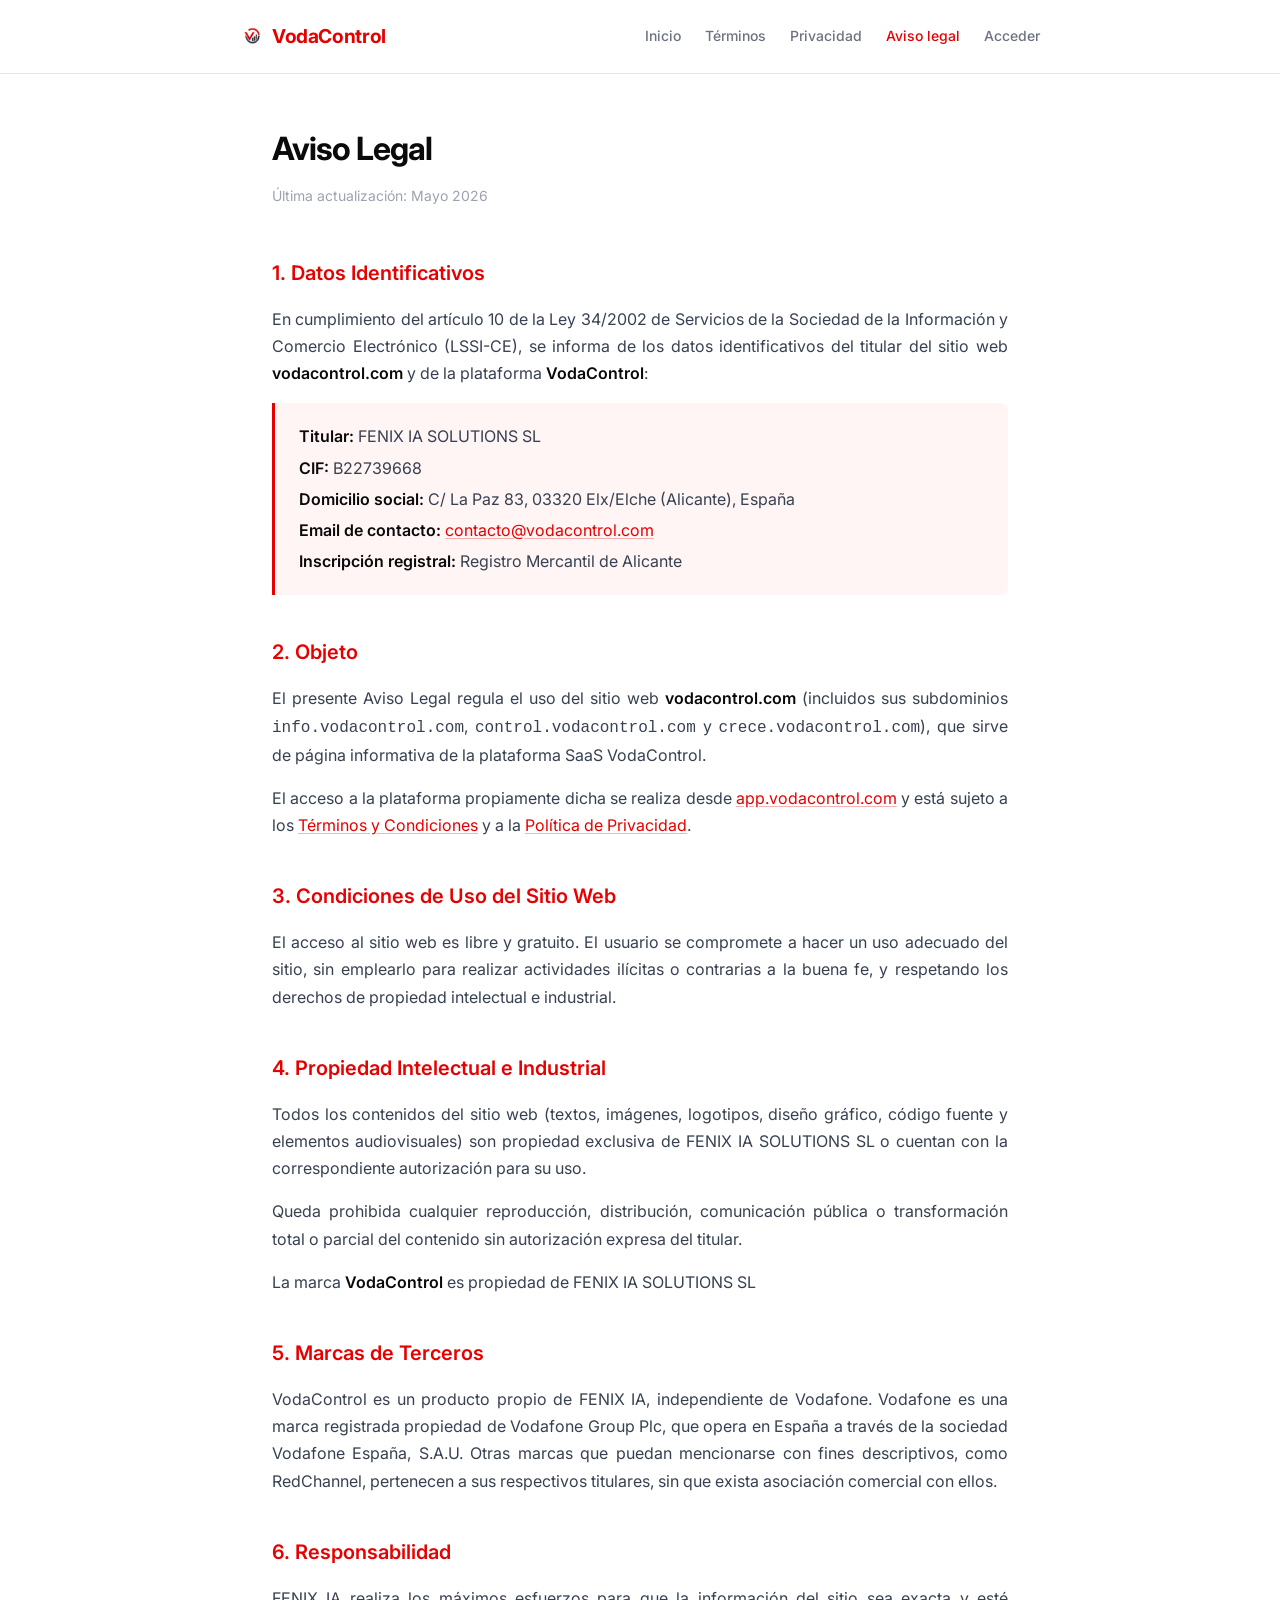
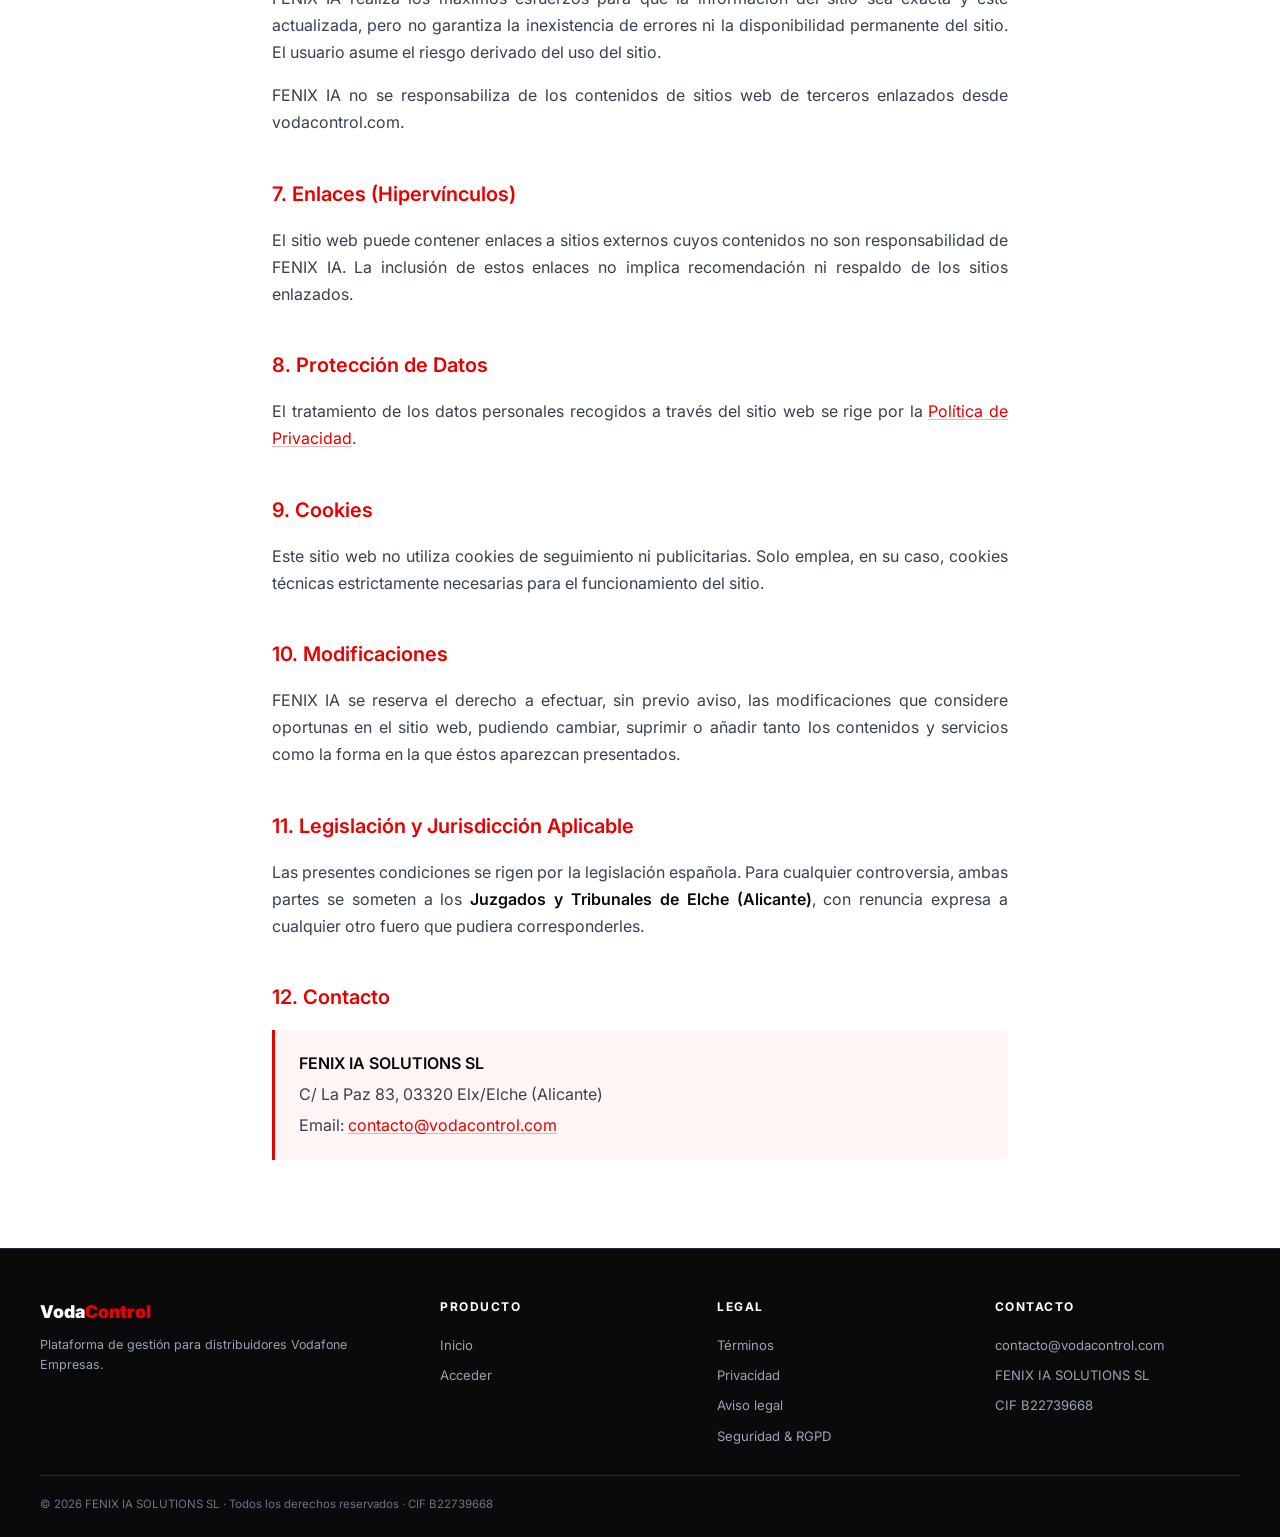
<file: aviso-legal.html>
<!DOCTYPE html>
<html lang="es">
<head>
<meta charset="UTF-8">
<meta name="viewport" content="width=device-width,initial-scale=1.0">
<title>Aviso Legal &mdash; VodaControl</title>
<meta name="description" content="Aviso legal y datos identificativos del titular de VodaControl, plataforma de FENIX IA SOLUTIONS SL">
<link rel="icon" href="brand/icon_32.png" type="image/png" sizes="32x32">
<link rel="preconnect" href="https://fonts.googleapis.com">
<link rel="preconnect" href="https://fonts.gstatic.com" crossorigin>
<link href="https://fonts.googleapis.com/css2?family=Inter:wght@400;500;600;700&display=swap" rel="stylesheet">
<style>
*,*::before,*::after{margin:0;padding:0;box-sizing:border-box}
body{font-family:'Inter',system-ui,sans-serif;background:#fff;color:#374151;line-height:1.7;font-size:16px;-webkit-font-smoothing:antialiased;text-align:justify;hyphens:auto;-webkit-hyphens:auto}
header{border-bottom:1px solid #e5e7eb;padding:1.25rem 2rem;position:sticky;top:0;background:#fff;z-index:100}
.hdr{max-width:800px;margin:0 auto;display:flex;align-items:center;justify-content:space-between;flex-wrap:wrap;gap:.75rem}
.logo a{text-decoration:none;font-size:1.2rem;font-weight:700;color:#E60000;letter-spacing:-.02em;display:flex;align-items:center;gap:.5rem}
.logo img{height:24px;width:auto}
nav{display:flex;gap:1.5rem;flex-wrap:wrap}
nav a{color:#6b7280;text-decoration:none;font-size:.875rem;font-weight:500;transition:color .2s}
nav a:hover,nav a.active{color:#E60000}
main{max-width:800px;margin:0 auto;padding:3rem 2rem 4rem}
h1{font-size:2rem;font-weight:700;color:#0A0A0A;margin-bottom:.5rem;letter-spacing:-.03em}
.upd{font-size:.875rem;color:#9ca3af;margin-bottom:3rem}
h2{font-size:1.25rem;font-weight:600;color:#E60000;margin-top:2.5rem;margin-bottom:1rem}
p{margin-bottom:1rem}
ul,ol{margin-bottom:1rem;padding-left:1.5rem}
li{margin-bottom:.5rem}
a{color:#E60000;text-decoration:underline;text-decoration-color:rgba(230,0,0,.3);text-underline-offset:2px;transition:text-decoration-color .2s}
a:hover{text-decoration-color:#E60000}
strong{font-weight:600;color:#0A0A0A}
.ib{background:#fff5f5;border-left:3px solid #E60000;padding:1.25rem 1.5rem;border-radius:0 8px 8px 0;margin-bottom:1.5rem}
.ib p{margin-bottom:.25rem}
.ib p:last-child{margin-bottom:0}
footer{background:#0A0A0A;border-top:1px solid #1e293b;padding:3rem 2rem 1.5rem;color:#94a3b8}
.ft-inner{max-width:1200px;margin:0 auto;display:grid;grid-template-columns:1.5fr 1fr 1fr 1fr;gap:2rem}
.ft-brand-name{font-weight:900;font-size:1.1rem;color:#fff;margin-bottom:.5rem}
.ft-brand-name span{color:#E60000}
.ft-brand-desc{font-size:.78rem;color:#94a3b8;line-height:1.6}
.ft-col h4{font-size:.75rem;font-weight:700;text-transform:uppercase;letter-spacing:1.5px;color:#fff;margin-bottom:.8rem}
.ft-col a{display:block;color:#94a3b8;font-size:.82rem;padding:.25rem 0;transition:.2s;text-decoration:none}
.ft-col a:hover{color:#E60000}
.ft-bottom{max-width:1200px;margin:1.5rem auto 0;padding-top:1.2rem;border-top:1px solid #1e293b;display:flex;justify-content:space-between;align-items:center;flex-wrap:wrap;gap:.8rem}
.ft-copy{color:#64748b;font-size:.72rem}
@media(max-width:768px){.ft-inner{grid-template-columns:1fr;text-align:center}.ft-bottom{flex-direction:column;text-align:center}}
@media(max-width:600px){header{padding:1rem 1.25rem}.hdr{flex-direction:column;align-items:flex-start}main{padding:2rem 1.25rem 3rem}h1{font-size:1.6rem}}
header,nav,footer,table,.upd,.ft-bottom{text-align:left}.ib p,.upd{text-align:left}</style>
<!-- Analítica sin cookies (Umami · stats.fenixia.tech) -->
<script defer src="https://stats.fenixia.tech/s.js" data-website-id="ca98b152-bd21-46c8-9674-a1511d43dba0" data-domains="vodacontrol.com,www.vodacontrol.com"></script>
<script>(function(){function t(n,d){if(window.umami){window.umami.track(n,d)}}document.addEventListener('click',function(e){var a=e.target.closest&&e.target.closest('a[href]');if(!a){return}var h=a.getAttribute('href')||'',p={pagina:location.pathname};if(/^tel:/i.test(h)){t('telefono',p)}else if(/^mailto:/i.test(h)){t('email',p)}else if(/wa\.me|whatsapp\.com/i.test(h)){t('whatsapp',p)}else if(/^#contact/i.test(h)){p.texto=(a.textContent||'').trim().slice(0,40);t('cta_contacto',p)}else if(/^https?:/i.test(h)&&a.hostname!==location.hostname){p.destino=a.hostname;t('enlace_externo',p)}},true);document.addEventListener('submit',function(e){t('formulario',{pagina:location.pathname,form:e.target.id||e.target.getAttribute('name')||''})},true)})();</script>
</head>
<body>
<header><div class="hdr">
<div class="logo"><a href="/"><img src="brand/icon_32.png" alt="">VodaControl</a></div>
<nav><a href="/">Inicio</a><a href="terminos.html">T&eacute;rminos</a><a href="privacidad.html">Privacidad</a><a href="aviso-legal.html" class="active">Aviso legal</a><a href="https://portal.vodacontrol.com">Acceder</a></nav>
</div></header>
<main>
<h1>Aviso Legal</h1>
<p class="upd">&Uacute;ltima actualizaci&oacute;n: Mayo 2026</p>

<h2>1. Datos Identificativos</h2>
<p>En cumplimiento del art&iacute;culo 10 de la Ley 34/2002 de Servicios de la Sociedad de la Informaci&oacute;n y Comercio Electr&oacute;nico (LSSI-CE), se informa de los datos identificativos del titular del sitio web <strong>vodacontrol.com</strong> y de la plataforma <strong>VodaControl</strong>:</p>
<div class="ib">
<p><strong>Titular:</strong> FENIX IA SOLUTIONS SL</p>
<p><strong>CIF:</strong> B22739668</p>
<p><strong>Domicilio social:</strong> C/ La Paz 83, 03320 Elx/Elche (Alicante), Espa&ntilde;a</p>
<p><strong>Email de contacto:</strong> <a href="mailto:contacto@vodacontrol.com">contacto@vodacontrol.com</a></p>
<p><strong>Inscripci&oacute;n registral:</strong> Registro Mercantil de Alicante</p>
</div>

<h2>2. Objeto</h2>
<p>El presente Aviso Legal regula el uso del sitio web <strong>vodacontrol.com</strong> (incluidos sus subdominios <code>info.vodacontrol.com</code>, <code>control.vodacontrol.com</code> y <code>crece.vodacontrol.com</code>), que sirve de p&aacute;gina informativa de la plataforma SaaS VodaControl.</p>
<p>El acceso a la plataforma propiamente dicha se realiza desde <a href="https://portal.vodacontrol.com">app.vodacontrol.com</a> y est&aacute; sujeto a los <a href="terminos.html">T&eacute;rminos y Condiciones</a> y a la <a href="privacidad.html">Pol&iacute;tica de Privacidad</a>.</p>

<h2>3. Condiciones de Uso del Sitio Web</h2>
<p>El acceso al sitio web es libre y gratuito. El usuario se compromete a hacer un uso adecuado del sitio, sin emplearlo para realizar actividades il&iacute;citas o contrarias a la buena fe, y respetando los derechos de propiedad intelectual e industrial.</p>

<h2>4. Propiedad Intelectual e Industrial</h2>
<p>Todos los contenidos del sitio web (textos, im&aacute;genes, logotipos, dise&ntilde;o gr&aacute;fico, c&oacute;digo fuente y elementos audiovisuales) son propiedad exclusiva de FENIX IA SOLUTIONS SL o cuentan con la correspondiente autorizaci&oacute;n para su uso.</p>
<p>Queda prohibida cualquier reproducci&oacute;n, distribuci&oacute;n, comunicaci&oacute;n p&uacute;blica o transformaci&oacute;n total o parcial del contenido sin autorizaci&oacute;n expresa del titular.</p>
<p>La marca <strong>VodaControl</strong> es propiedad de FENIX IA SOLUTIONS SL</p>

<h2>5. Marcas de Terceros</h2>
<p>VodaControl es un producto propio de FENIX IA, independiente de Vodafone. Vodafone es una marca registrada propiedad de Vodafone Group Plc, que opera en Espa&ntilde;a a trav&eacute;s de la sociedad Vodafone Espa&ntilde;a, S.A.U. Otras marcas que puedan mencionarse con fines descriptivos, como RedChannel, pertenecen a sus respectivos titulares, sin que exista asociaci&oacute;n comercial con ellos.</p>

<h2>6. Responsabilidad</h2>
<p>FENIX IA realiza los m&aacute;ximos esfuerzos para que la informaci&oacute;n del sitio sea exacta y est&eacute; actualizada, pero no garantiza la inexistencia de errores ni la disponibilidad permanente del sitio. El usuario asume el riesgo derivado del uso del sitio.</p>
<p>FENIX IA no se responsabiliza de los contenidos de sitios web de terceros enlazados desde vodacontrol.com.</p>

<h2>7. Enlaces (Hiperv&iacute;nculos)</h2>
<p>El sitio web puede contener enlaces a sitios externos cuyos contenidos no son responsabilidad de FENIX IA. La inclusi&oacute;n de estos enlaces no implica recomendaci&oacute;n ni respaldo de los sitios enlazados.</p>

<h2>8. Protecci&oacute;n de Datos</h2>
<p>El tratamiento de los datos personales recogidos a trav&eacute;s del sitio web se rige por la <a href="privacidad.html">Pol&iacute;tica de Privacidad</a>.</p>

<h2>9. Cookies</h2>
<p>Este sitio web no utiliza cookies de seguimiento ni publicitarias. Solo emplea, en su caso, cookies t&eacute;cnicas estrictamente necesarias para el funcionamiento del sitio.</p>

<h2>10. Modificaciones</h2>
<p>FENIX IA se reserva el derecho a efectuar, sin previo aviso, las modificaciones que considere oportunas en el sitio web, pudiendo cambiar, suprimir o a&ntilde;adir tanto los contenidos y servicios como la forma en la que &eacute;stos aparezcan presentados.</p>

<h2>11. Legislaci&oacute;n y Jurisdicci&oacute;n Aplicable</h2>
<p>Las presentes condiciones se rigen por la legislaci&oacute;n espa&ntilde;ola. Para cualquier controversia, ambas partes se someten a los <strong>Juzgados y Tribunales de Elche (Alicante)</strong>, con renuncia expresa a cualquier otro fuero que pudiera corresponderles.</p>

<h2>12. Contacto</h2>
<div class="ib">
<p><strong>FENIX IA SOLUTIONS SL</strong></p>
<p>C/ La Paz 83, 03320 Elx/Elche (Alicante)</p>
<p>Email: <a href="mailto:contacto@vodacontrol.com">contacto@vodacontrol.com</a></p>
</div>
</main>
<footer>
<div class="ft-inner">
<div><div class="ft-brand-name">Voda<span>Control</span></div><p class="ft-brand-desc">Plataforma de gesti&oacute;n para distribuidores Vodafone Empresas.</p></div>
<div class="ft-col"><h4>Producto</h4><a href="/">Inicio</a><a href="https://portal.vodacontrol.com">Acceder</a></div>
<div class="ft-col"><h4>Legal</h4><a href="terminos.html">T&eacute;rminos</a><a href="privacidad.html">Privacidad</a><a href="aviso-legal.html" class="active">Aviso legal</a><a href="seguridad.html">Seguridad &amp; RGPD</a></div>
<div class="ft-col"><h4>Contacto</h4><a href="mailto:contacto@vodacontrol.com">contacto@vodacontrol.com</a><span style="display:block;font-size:.82rem;padding:.25rem 0">FENIX IA SOLUTIONS SL</span><span style="display:block;font-size:.82rem;padding:.25rem 0">CIF B22739668</span></div>
</div>
<div class="ft-bottom"><span class="ft-copy">&copy; 2026 FENIX IA SOLUTIONS SL &middot; Todos los derechos reservados &middot; CIF B22739668</span></div>
</footer>
</body>
</html>
</file>
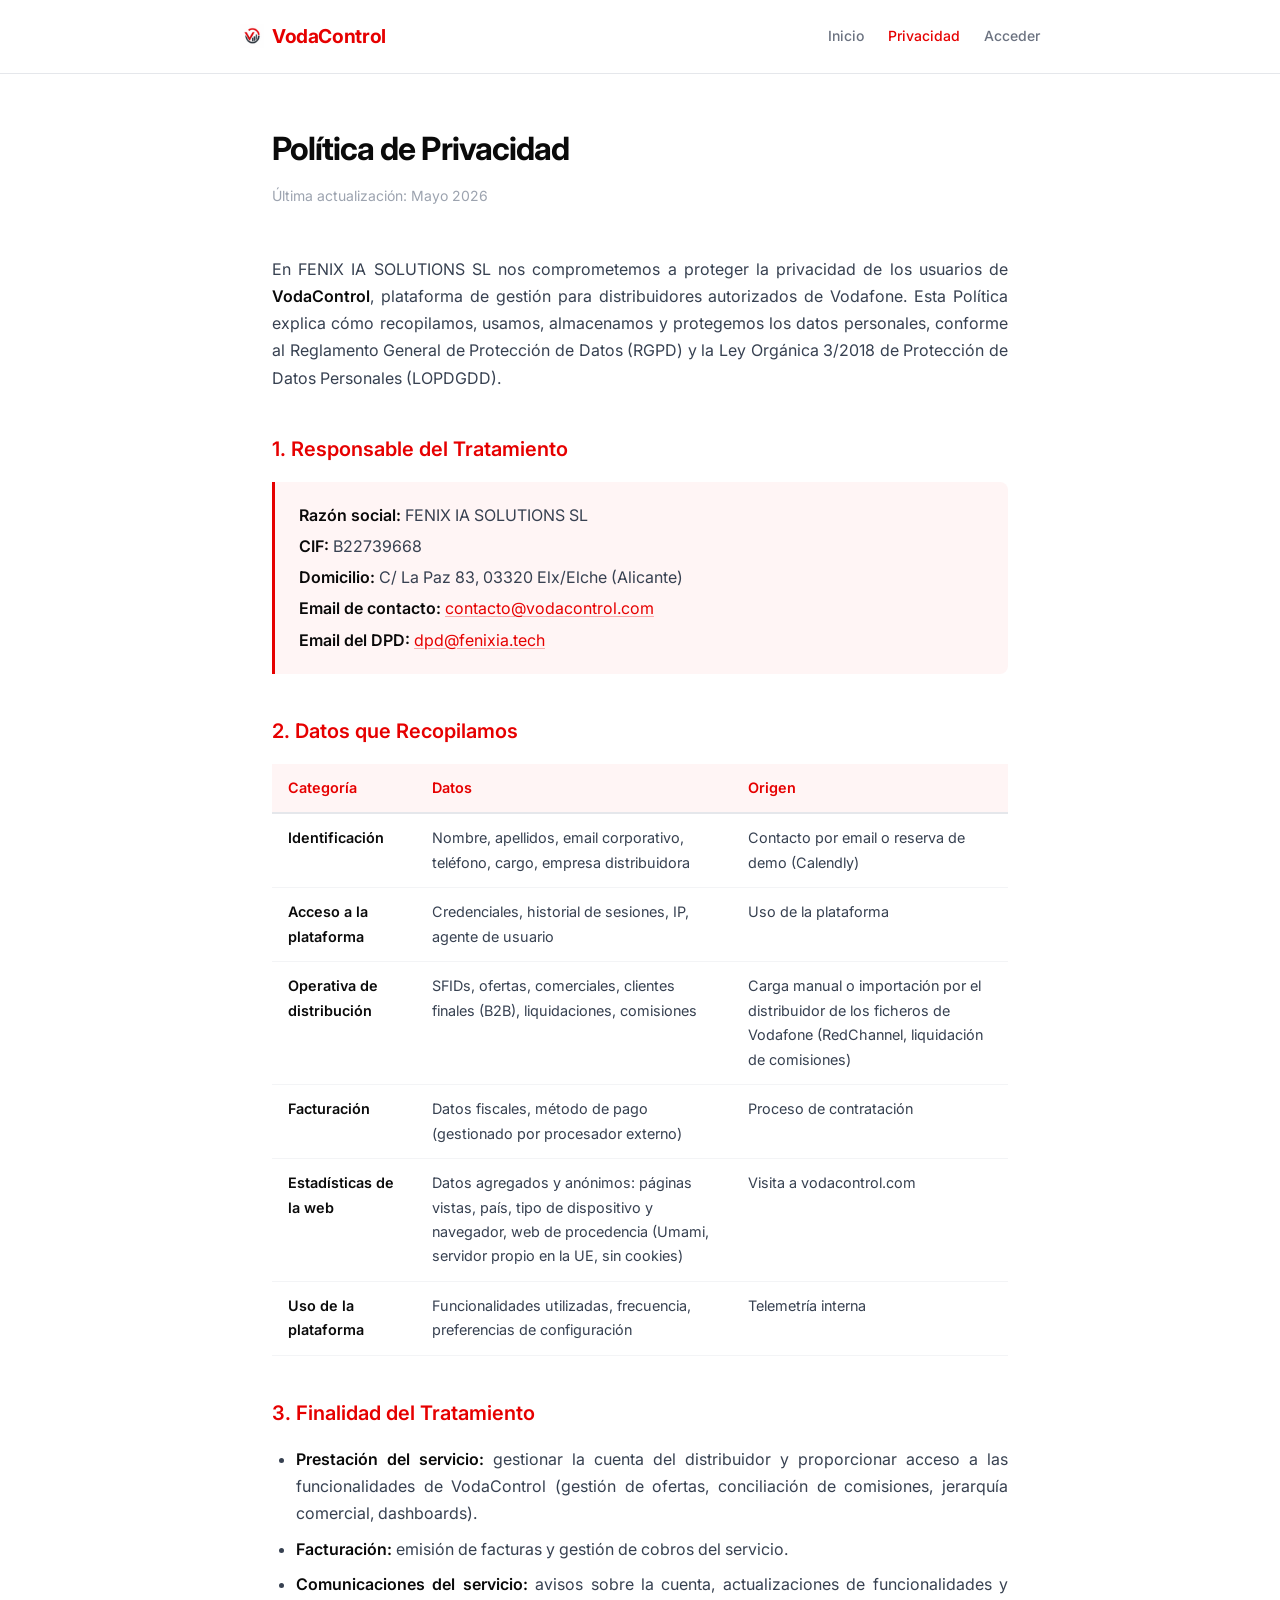
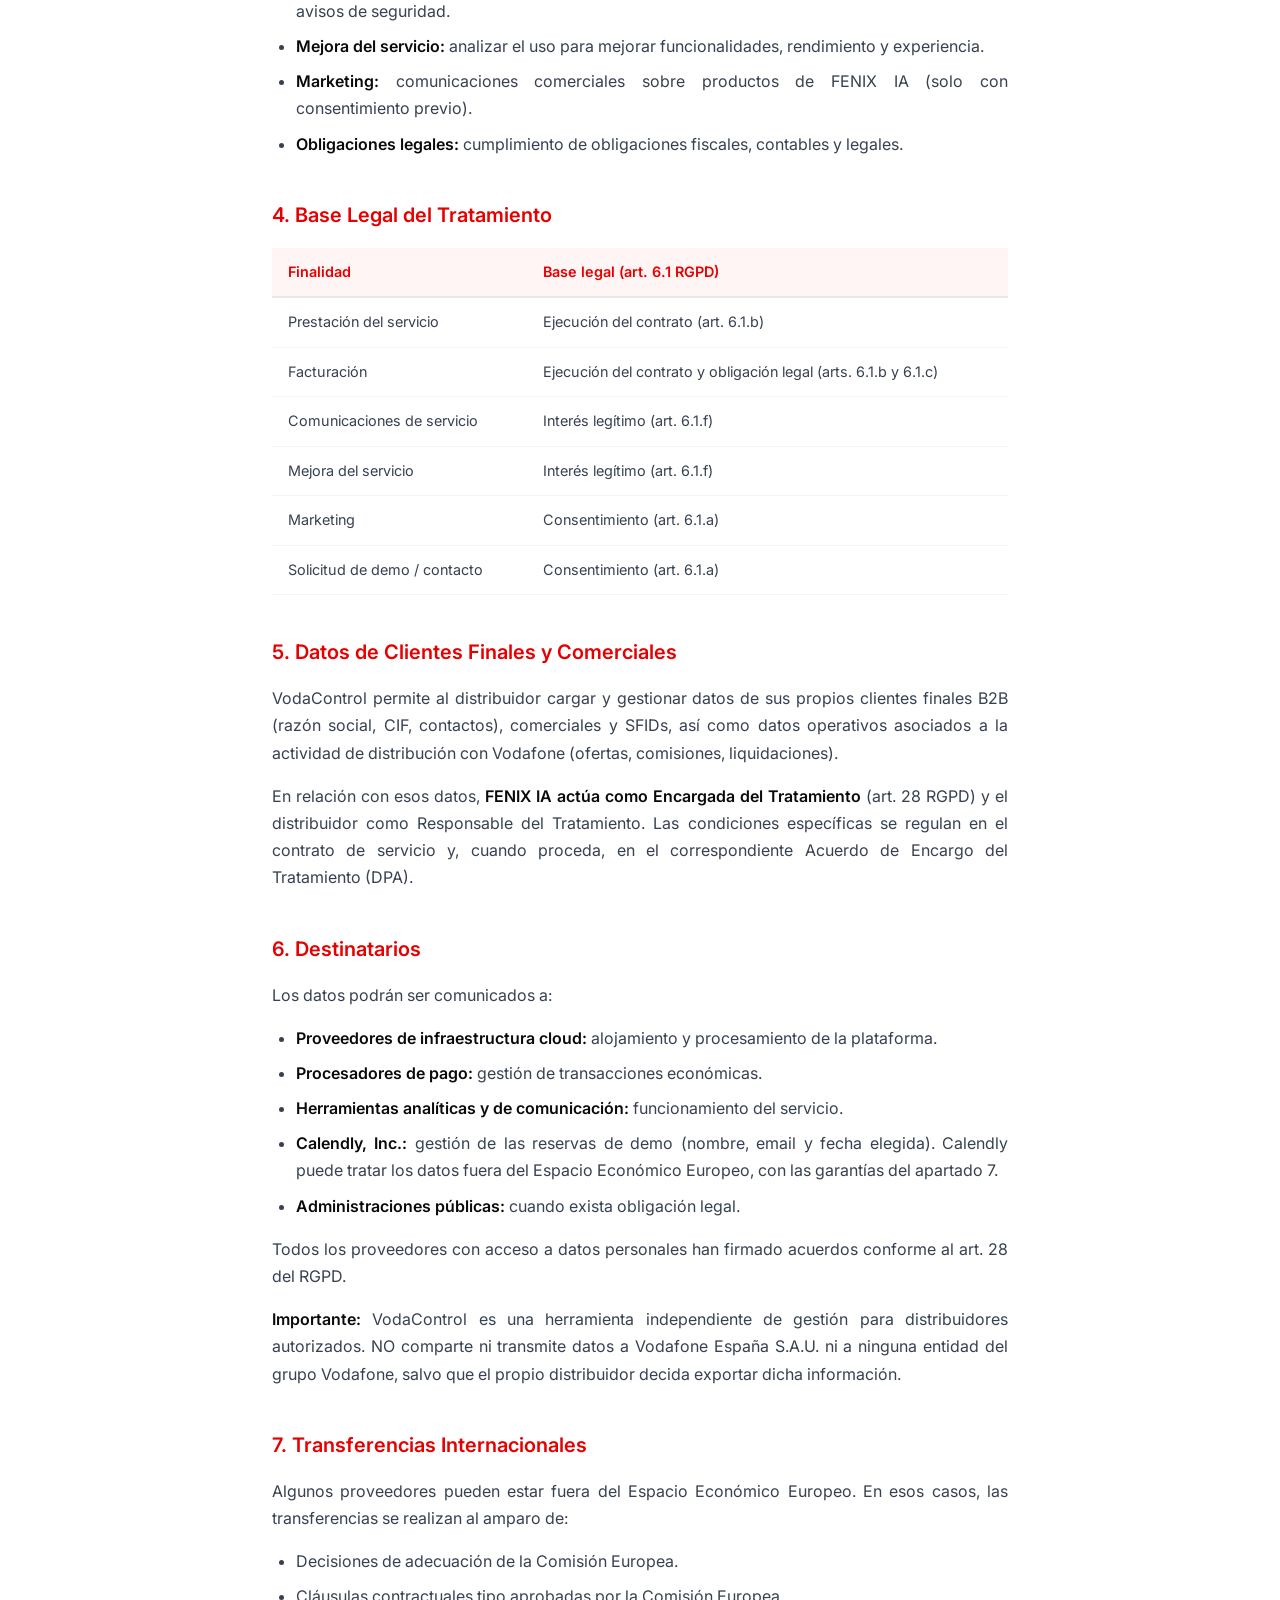
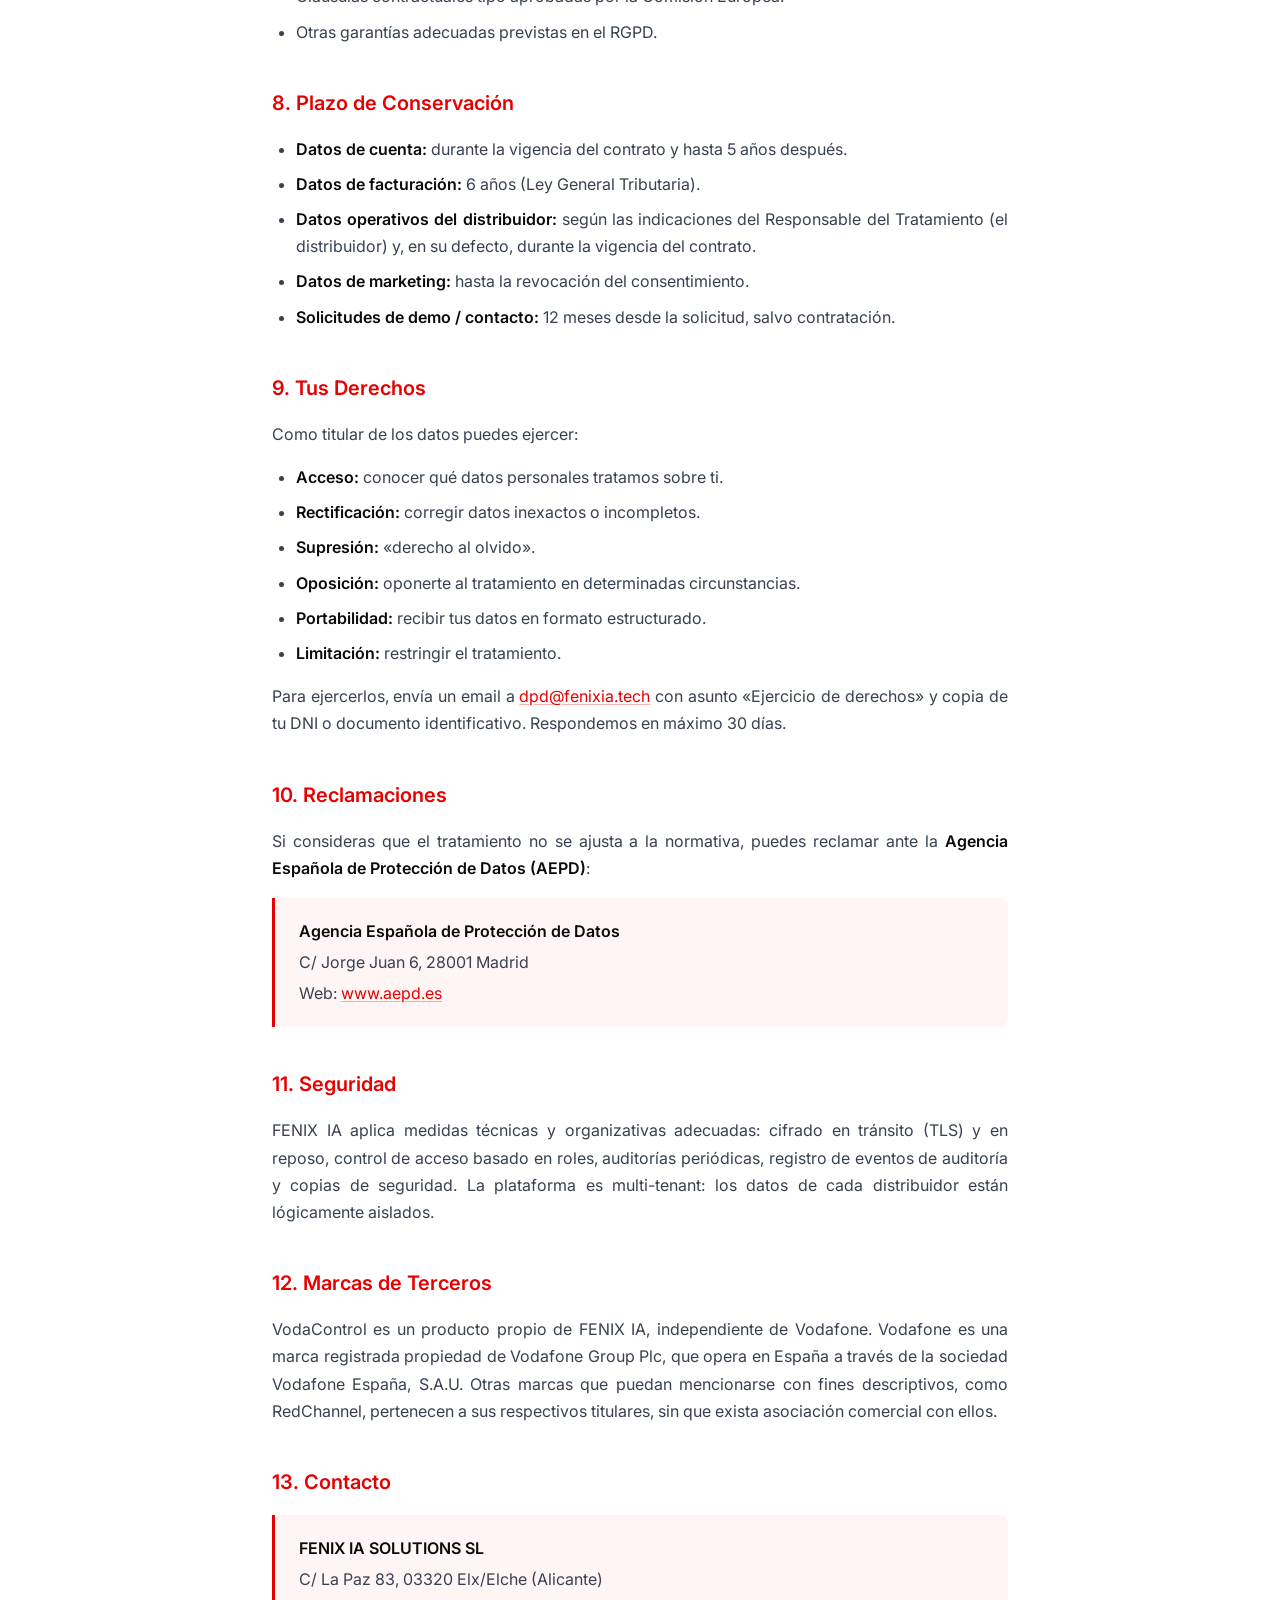
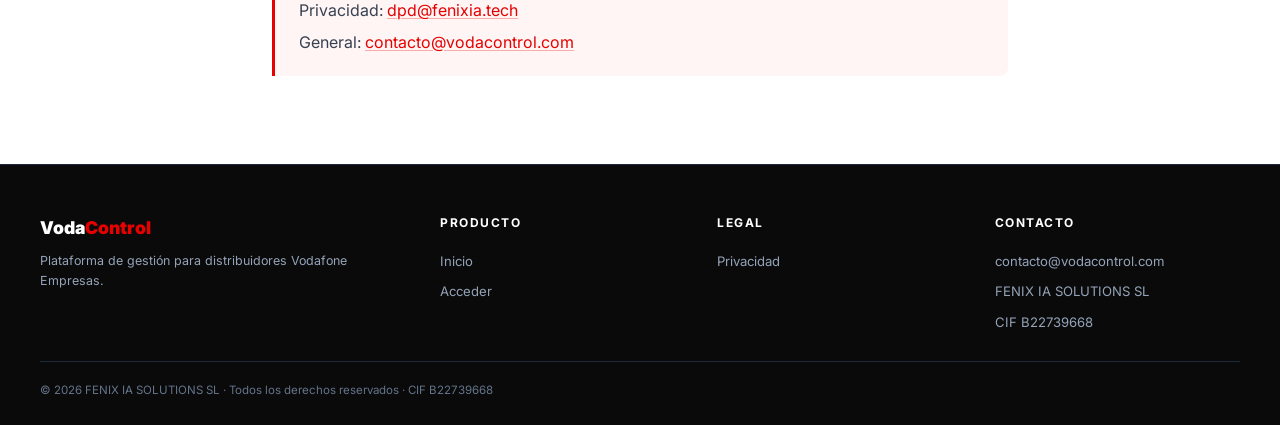
<file: privacidad.html>
<!DOCTYPE html>
<html lang="es">
<head>
<meta charset="UTF-8">
<meta name="viewport" content="width=device-width,initial-scale=1.0">
<title>Pol&iacute;tica de Privacidad &mdash; VodaControl</title>
<meta name="description" content="Pol&iacute;tica de privacidad de VodaControl. Tratamiento de datos personales conforme al RGPD.">
<link rel="icon" href="brand/icon_32.png" type="image/png" sizes="32x32">
<link rel="preconnect" href="https://fonts.googleapis.com">
<link rel="preconnect" href="https://fonts.gstatic.com" crossorigin>
<link href="https://fonts.googleapis.com/css2?family=Inter:wght@400;500;600;700&display=swap" rel="stylesheet">
<style>
*,*::before,*::after{margin:0;padding:0;box-sizing:border-box}
body{font-family:'Inter',system-ui,sans-serif;background:#fff;color:#374151;line-height:1.7;font-size:16px;-webkit-font-smoothing:antialiased;text-align:justify;hyphens:auto;-webkit-hyphens:auto}
header{border-bottom:1px solid #e5e7eb;padding:1.25rem 2rem;position:sticky;top:0;background:#fff;z-index:100}
.hdr{max-width:800px;margin:0 auto;display:flex;align-items:center;justify-content:space-between;flex-wrap:wrap;gap:.75rem}
.logo a{text-decoration:none;font-size:1.2rem;font-weight:700;color:#E60000;letter-spacing:-.02em;display:flex;align-items:center;gap:.5rem}
.logo img{height:24px;width:auto}
nav{display:flex;gap:1.5rem;flex-wrap:wrap}
nav a{color:#6b7280;text-decoration:none;font-size:.875rem;font-weight:500;transition:color .2s}
nav a:hover,nav a.active{color:#E60000}
main{max-width:800px;margin:0 auto;padding:3rem 2rem 4rem}
h1{font-size:2rem;font-weight:700;color:#0A0A0A;margin-bottom:.5rem;letter-spacing:-.03em}
.upd{font-size:.875rem;color:#9ca3af;margin-bottom:3rem}
h2{font-size:1.25rem;font-weight:600;color:#E60000;margin-top:2.5rem;margin-bottom:1rem}
p{margin-bottom:1rem}
ul,ol{margin-bottom:1rem;padding-left:1.5rem}
li{margin-bottom:.5rem}
a{color:#E60000;text-decoration:underline;text-decoration-color:rgba(230,0,0,.3);text-underline-offset:2px;transition:text-decoration-color .2s}
a:hover{text-decoration-color:#E60000}
strong{font-weight:600;color:#0A0A0A}
.ib{background:#fff5f5;border-left:3px solid #E60000;padding:1.25rem 1.5rem;border-radius:0 8px 8px 0;margin-bottom:1.5rem}
.ib p{margin-bottom:.25rem}
.ib p:last-child{margin-bottom:0}
table{width:100%;border-collapse:collapse;margin-bottom:1.5rem;font-size:.9rem}
th{background:#fff5f5;text-align:left;padding:.75rem 1rem;font-weight:600;color:#E60000;border-bottom:2px solid #e5e7eb}
td{padding:.75rem 1rem;border-bottom:1px solid #f3f4f6;vertical-align:top}
footer{background:#0A0A0A;border-top:1px solid #1e293b;padding:3rem 2rem 1.5rem;color:#94a3b8}
.ft-inner{max-width:1200px;margin:0 auto;display:grid;grid-template-columns:1.5fr 1fr 1fr 1fr;gap:2rem}
.ft-brand-name{font-weight:900;font-size:1.1rem;color:#fff;margin-bottom:.5rem}
.ft-brand-name span{color:#E60000}
.ft-brand-desc{font-size:.78rem;color:#94a3b8;line-height:1.6}
.ft-col h4{font-size:.75rem;font-weight:700;text-transform:uppercase;letter-spacing:1.5px;color:#fff;margin-bottom:.8rem}
.ft-col a{display:block;color:#94a3b8;font-size:.82rem;padding:.25rem 0;transition:.2s;text-decoration:none}
.ft-col a:hover{color:#E60000}
.ft-bottom{max-width:1200px;margin:1.5rem auto 0;padding-top:1.2rem;border-top:1px solid #1e293b;display:flex;justify-content:space-between;align-items:center;flex-wrap:wrap;gap:.8rem}
.ft-copy{color:#64748b;font-size:.72rem}
@media(max-width:768px){.ft-inner{grid-template-columns:1fr;text-align:center}.ft-bottom{flex-direction:column;text-align:center}}
@media(max-width:600px){header{padding:1rem 1.25rem}.hdr{flex-direction:column;align-items:flex-start}main{padding:2rem 1.25rem 3rem}h1{font-size:1.6rem}table{font-size:.8rem}th,td{padding:.5rem .6rem}}
header,nav,footer,table,.upd,.ft-bottom{text-align:left}.ib p,.upd{text-align:left}</style>
<!-- Analítica sin cookies (Umami · stats.fenixia.tech) -->
<script defer src="https://stats.fenixia.tech/s.js" data-website-id="ca98b152-bd21-46c8-9674-a1511d43dba0" data-domains="vodacontrol.com,www.vodacontrol.com"></script>
<script>(function(){function t(n,d){if(window.umami){window.umami.track(n,d)}}document.addEventListener('click',function(e){var a=e.target.closest&&e.target.closest('a[href]');if(!a){return}var h=a.getAttribute('href')||'',p={pagina:location.pathname};if(/^tel:/i.test(h)){t('telefono',p)}else if(/^mailto:/i.test(h)){t('email',p)}else if(/wa\.me|whatsapp\.com/i.test(h)){t('whatsapp',p)}else if(/^#contact/i.test(h)){p.texto=(a.textContent||'').trim().slice(0,40);t('cta_contacto',p)}else if(/^https?:/i.test(h)&&a.hostname!==location.hostname){p.destino=a.hostname;t('enlace_externo',p)}},true);document.addEventListener('submit',function(e){t('formulario',{pagina:location.pathname,form:e.target.id||e.target.getAttribute('name')||''})},true)})();</script>
</head>
<body>
<header><div class="hdr">
<div class="logo"><a href="/"><img src="brand/icon_32.png" alt="">VodaControl</a></div>
<nav><a href="/" >Inicio</a><a href="privacidad.html" class="active">Privacidad</a><a href="https://portal.vodacontrol.com">Acceder</a></nav>
</div></header>
<main>
<h1>Pol&iacute;tica de Privacidad</h1>
<p class="upd">&Uacute;ltima actualizaci&oacute;n: Mayo 2026</p>

<p>En FENIX IA SOLUTIONS SL nos comprometemos a proteger la privacidad de los usuarios de <strong>VodaControl</strong>, plataforma de gesti&oacute;n para distribuidores autorizados de Vodafone. Esta Pol&iacute;tica explica c&oacute;mo recopilamos, usamos, almacenamos y protegemos los datos personales, conforme al Reglamento General de Protecci&oacute;n de Datos (RGPD) y la Ley Org&aacute;nica 3/2018 de Protecci&oacute;n de Datos Personales (LOPDGDD).</p>

<h2>1. Responsable del Tratamiento</h2>
<div class="ib">
<p><strong>Raz&oacute;n social:</strong> FENIX IA SOLUTIONS SL</p>
<p><strong>CIF:</strong> B22739668</p>
<p><strong>Domicilio:</strong> C/ La Paz 83, 03320 Elx/Elche (Alicante)</p>
<p><strong>Email de contacto:</strong> <a href="mailto:contacto@vodacontrol.com">contacto@vodacontrol.com</a></p>
<p><strong>Email del DPD:</strong> <a href="mailto:dpd@fenixia.tech">dpd@fenixia.tech</a></p>
</div>

<h2>2. Datos que Recopilamos</h2>
<table>
<tr><th>Categor&iacute;a</th><th>Datos</th><th>Origen</th></tr>
<tr><td><strong>Identificaci&oacute;n</strong></td><td>Nombre, apellidos, email corporativo, tel&eacute;fono, cargo, empresa distribuidora</td><td>Contacto por email o reserva de demo (Calendly)</td></tr>
<tr><td><strong>Acceso a la plataforma</strong></td><td>Credenciales, historial de sesiones, IP, agente de usuario</td><td>Uso de la plataforma</td></tr>
<tr><td><strong>Operativa de distribuci&oacute;n</strong></td><td>SFIDs, ofertas, comerciales, clientes finales (B2B), liquidaciones, comisiones</td><td>Carga manual o importaci&oacute;n por el distribuidor de los ficheros de Vodafone (RedChannel, liquidaci&oacute;n de comisiones)</td></tr>
<tr><td><strong>Facturaci&oacute;n</strong></td><td>Datos fiscales, m&eacute;todo de pago (gestionado por procesador externo)</td><td>Proceso de contrataci&oacute;n</td></tr>
<tr><td><strong>Estad&iacute;sticas de la web</strong></td><td>Datos agregados y an&oacute;nimos: p&aacute;ginas vistas, pa&iacute;s, tipo de dispositivo y navegador, web de procedencia (Umami, servidor propio en la UE, sin cookies)</td><td>Visita a vodacontrol.com</td></tr>
<tr><td><strong>Uso de la plataforma</strong></td><td>Funcionalidades utilizadas, frecuencia, preferencias de configuraci&oacute;n</td><td>Telemetr&iacute;a interna</td></tr>
</table>

<h2>3. Finalidad del Tratamiento</h2>
<ul>
<li><strong>Prestaci&oacute;n del servicio:</strong> gestionar la cuenta del distribuidor y proporcionar acceso a las funcionalidades de VodaControl (gesti&oacute;n de ofertas, conciliaci&oacute;n de comisiones, jerarqu&iacute;a comercial, dashboards).</li>
<li><strong>Facturaci&oacute;n:</strong> emisi&oacute;n de facturas y gesti&oacute;n de cobros del servicio.</li>
<li><strong>Comunicaciones del servicio:</strong> avisos sobre la cuenta, actualizaciones de funcionalidades y avisos de seguridad.</li>
<li><strong>Mejora del servicio:</strong> analizar el uso para mejorar funcionalidades, rendimiento y experiencia.</li>
<li><strong>Marketing:</strong> comunicaciones comerciales sobre productos de FENIX IA (solo con consentimiento previo).</li>
<li><strong>Obligaciones legales:</strong> cumplimiento de obligaciones fiscales, contables y legales.</li>
</ul>

<h2>4. Base Legal del Tratamiento</h2>
<table>
<tr><th>Finalidad</th><th>Base legal (art. 6.1 RGPD)</th></tr>
<tr><td>Prestaci&oacute;n del servicio</td><td>Ejecuci&oacute;n del contrato (art. 6.1.b)</td></tr>
<tr><td>Facturaci&oacute;n</td><td>Ejecuci&oacute;n del contrato y obligaci&oacute;n legal (arts. 6.1.b y 6.1.c)</td></tr>
<tr><td>Comunicaciones de servicio</td><td>Inter&eacute;s leg&iacute;timo (art. 6.1.f)</td></tr>
<tr><td>Mejora del servicio</td><td>Inter&eacute;s leg&iacute;timo (art. 6.1.f)</td></tr>
<tr><td>Marketing</td><td>Consentimiento (art. 6.1.a)</td></tr>
<tr><td>Solicitud de demo / contacto</td><td>Consentimiento (art. 6.1.a)</td></tr>
</table>

<h2>5. Datos de Clientes Finales y Comerciales</h2>
<p>VodaControl permite al distribuidor cargar y gestionar datos de sus propios clientes finales B2B (raz&oacute;n social, CIF, contactos), comerciales y SFIDs, as&iacute; como datos operativos asociados a la actividad de distribuci&oacute;n con Vodafone (ofertas, comisiones, liquidaciones).</p>
<p>En relaci&oacute;n con esos datos, <strong>FENIX IA act&uacute;a como Encargada del Tratamiento</strong> (art. 28 RGPD) y el distribuidor como Responsable del Tratamiento. Las condiciones espec&iacute;ficas se regulan en el contrato de servicio y, cuando proceda, en el correspondiente Acuerdo de Encargo del Tratamiento (DPA).</p>

<h2>6. Destinatarios</h2>
<p>Los datos podr&aacute;n ser comunicados a:</p>
<ul>
<li><strong>Proveedores de infraestructura cloud:</strong> alojamiento y procesamiento de la plataforma.</li>
<li><strong>Procesadores de pago:</strong> gesti&oacute;n de transacciones econ&oacute;micas.</li>
<li><strong>Herramientas anal&iacute;ticas y de comunicaci&oacute;n:</strong> funcionamiento del servicio.</li>
<li><strong>Calendly, Inc.:</strong> gesti&oacute;n de las reservas de demo (nombre, email y fecha elegida). Calendly puede tratar los datos fuera del Espacio Econ&oacute;mico Europeo, con las garant&iacute;as del apartado 7.</li>
<li><strong>Administraciones p&uacute;blicas:</strong> cuando exista obligaci&oacute;n legal.</li>
</ul>
<p>Todos los proveedores con acceso a datos personales han firmado acuerdos conforme al art. 28 del RGPD.</p>
<p><strong>Importante:</strong> VodaControl es una herramienta independiente de gesti&oacute;n para distribuidores autorizados. NO comparte ni transmite datos a Vodafone Espa&ntilde;a S.A.U. ni a ninguna entidad del grupo Vodafone, salvo que el propio distribuidor decida exportar dicha informaci&oacute;n.</p>

<h2>7. Transferencias Internacionales</h2>
<p>Algunos proveedores pueden estar fuera del Espacio Econ&oacute;mico Europeo. En esos casos, las transferencias se realizan al amparo de:</p>
<ul>
<li>Decisiones de adecuaci&oacute;n de la Comisi&oacute;n Europea.</li>
<li>Cl&aacute;usulas contractuales tipo aprobadas por la Comisi&oacute;n Europea.</li>
<li>Otras garant&iacute;as adecuadas previstas en el RGPD.</li>
</ul>

<h2>8. Plazo de Conservaci&oacute;n</h2>
<ul>
<li><strong>Datos de cuenta:</strong> durante la vigencia del contrato y hasta 5 a&ntilde;os despu&eacute;s.</li>
<li><strong>Datos de facturaci&oacute;n:</strong> 6 a&ntilde;os (Ley General Tributaria).</li>
<li><strong>Datos operativos del distribuidor:</strong> seg&uacute;n las indicaciones del Responsable del Tratamiento (el distribuidor) y, en su defecto, durante la vigencia del contrato.</li>
<li><strong>Datos de marketing:</strong> hasta la revocaci&oacute;n del consentimiento.</li>
<li><strong>Solicitudes de demo / contacto:</strong> 12 meses desde la solicitud, salvo contrataci&oacute;n.</li>
</ul>

<h2>9. Tus Derechos</h2>
<p>Como titular de los datos puedes ejercer:</p>
<ul>
<li><strong>Acceso:</strong> conocer qu&eacute; datos personales tratamos sobre ti.</li>
<li><strong>Rectificaci&oacute;n:</strong> corregir datos inexactos o incompletos.</li>
<li><strong>Supresi&oacute;n:</strong> &laquo;derecho al olvido&raquo;.</li>
<li><strong>Oposici&oacute;n:</strong> oponerte al tratamiento en determinadas circunstancias.</li>
<li><strong>Portabilidad:</strong> recibir tus datos en formato estructurado.</li>
<li><strong>Limitaci&oacute;n:</strong> restringir el tratamiento.</li>
</ul>
<p>Para ejercerlos, env&iacute;a un email a <a href="mailto:dpd@fenixia.tech">dpd@fenixia.tech</a> con asunto &laquo;Ejercicio de derechos&raquo; y copia de tu DNI o documento identificativo. Respondemos en m&aacute;ximo 30 d&iacute;as.</p>

<h2>10. Reclamaciones</h2>
<p>Si consideras que el tratamiento no se ajusta a la normativa, puedes reclamar ante la <strong>Agencia Espa&ntilde;ola de Protecci&oacute;n de Datos (AEPD)</strong>:</p>
<div class="ib">
<p><strong>Agencia Espa&ntilde;ola de Protecci&oacute;n de Datos</strong></p>
<p>C/ Jorge Juan 6, 28001 Madrid</p>
<p>Web: <a href="https://www.aepd.es" target="_blank" rel="noopener">www.aepd.es</a></p>
</div>

<h2>11. Seguridad</h2>
<p>FENIX IA aplica medidas t&eacute;cnicas y organizativas adecuadas: cifrado en tr&aacute;nsito (TLS) y en reposo, control de acceso basado en roles, auditor&iacute;as peri&oacute;dicas, registro de eventos de auditor&iacute;a y copias de seguridad. La plataforma es multi-tenant: los datos de cada distribuidor est&aacute;n l&oacute;gicamente aislados.</p>

<h2>12. Marcas de Terceros</h2>
<p>VodaControl es un producto propio de FENIX IA, independiente de Vodafone. Vodafone es una marca registrada propiedad de Vodafone Group Plc, que opera en Espa&ntilde;a a trav&eacute;s de la sociedad Vodafone Espa&ntilde;a, S.A.U. Otras marcas que puedan mencionarse con fines descriptivos, como RedChannel, pertenecen a sus respectivos titulares, sin que exista asociaci&oacute;n comercial con ellos.</p>

<h2>13. Contacto</h2>
<div class="ib">
<p><strong>FENIX IA SOLUTIONS SL</strong></p>
<p>C/ La Paz 83, 03320 Elx/Elche (Alicante)</p>
<p>Privacidad: <a href="mailto:dpd@fenixia.tech">dpd@fenixia.tech</a></p>
<p>General: <a href="mailto:contacto@vodacontrol.com">contacto@vodacontrol.com</a></p>
</div>
</main>
<footer>
<div class="ft-inner">
<div><div class="ft-brand-name">Voda<span>Control</span></div><p class="ft-brand-desc">Plataforma de gesti&oacute;n para distribuidores Vodafone Empresas.</p></div>
<div class="ft-col"><h4>Producto</h4><a href="/">Inicio</a><a href="https://portal.vodacontrol.com">Acceder</a></div>
<div class="ft-col"><h4>Legal</h4><a href="privacidad.html" class="active">Privacidad</a></div>
<div class="ft-col"><h4>Contacto</h4><a href="mailto:contacto@vodacontrol.com">contacto@vodacontrol.com</a><span style="display:block;font-size:.82rem;padding:.25rem 0">FENIX IA SOLUTIONS SL</span><span style="display:block;font-size:.82rem;padding:.25rem 0">CIF B22739668</span></div>
</div>
<div class="ft-bottom"><span class="ft-copy">&copy; 2026 FENIX IA SOLUTIONS SL &middot; Todos los derechos reservados &middot; CIF B22739668</span></div>
</footer>
</body>
</html>
</file>
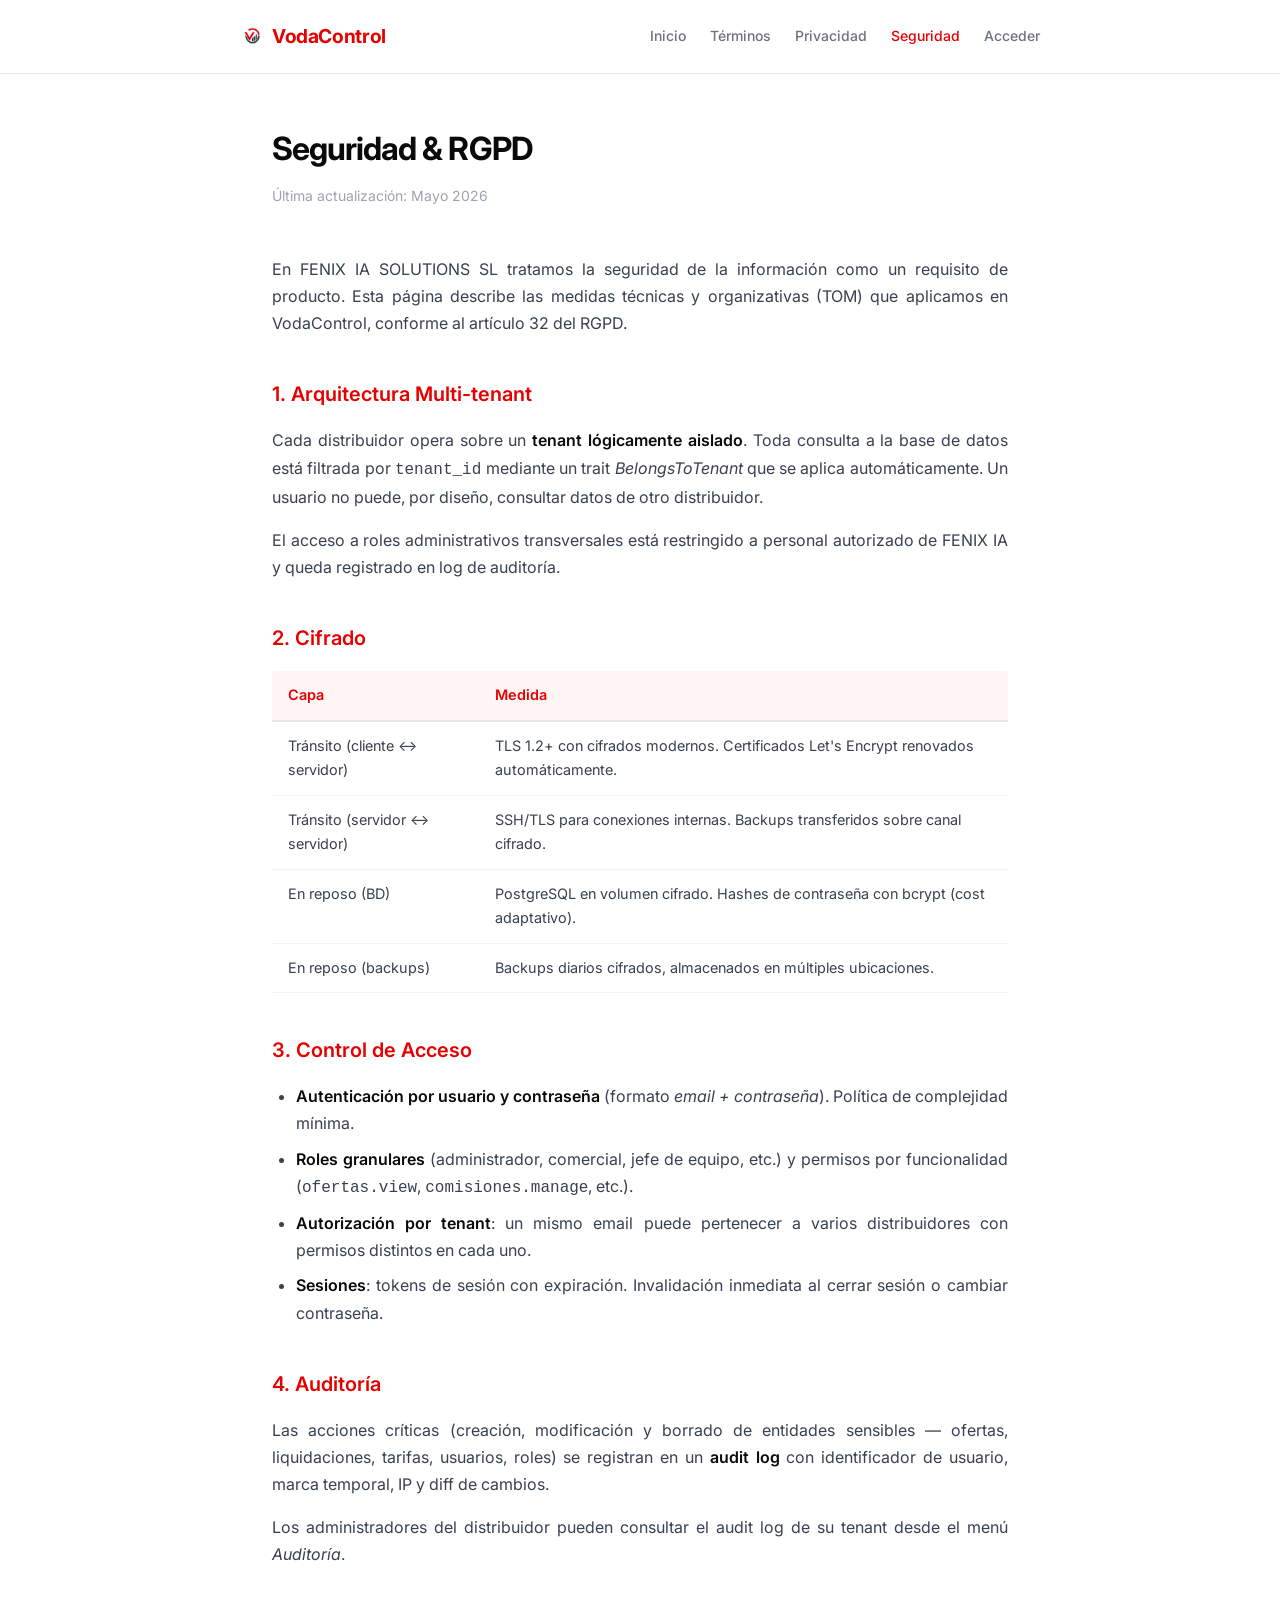
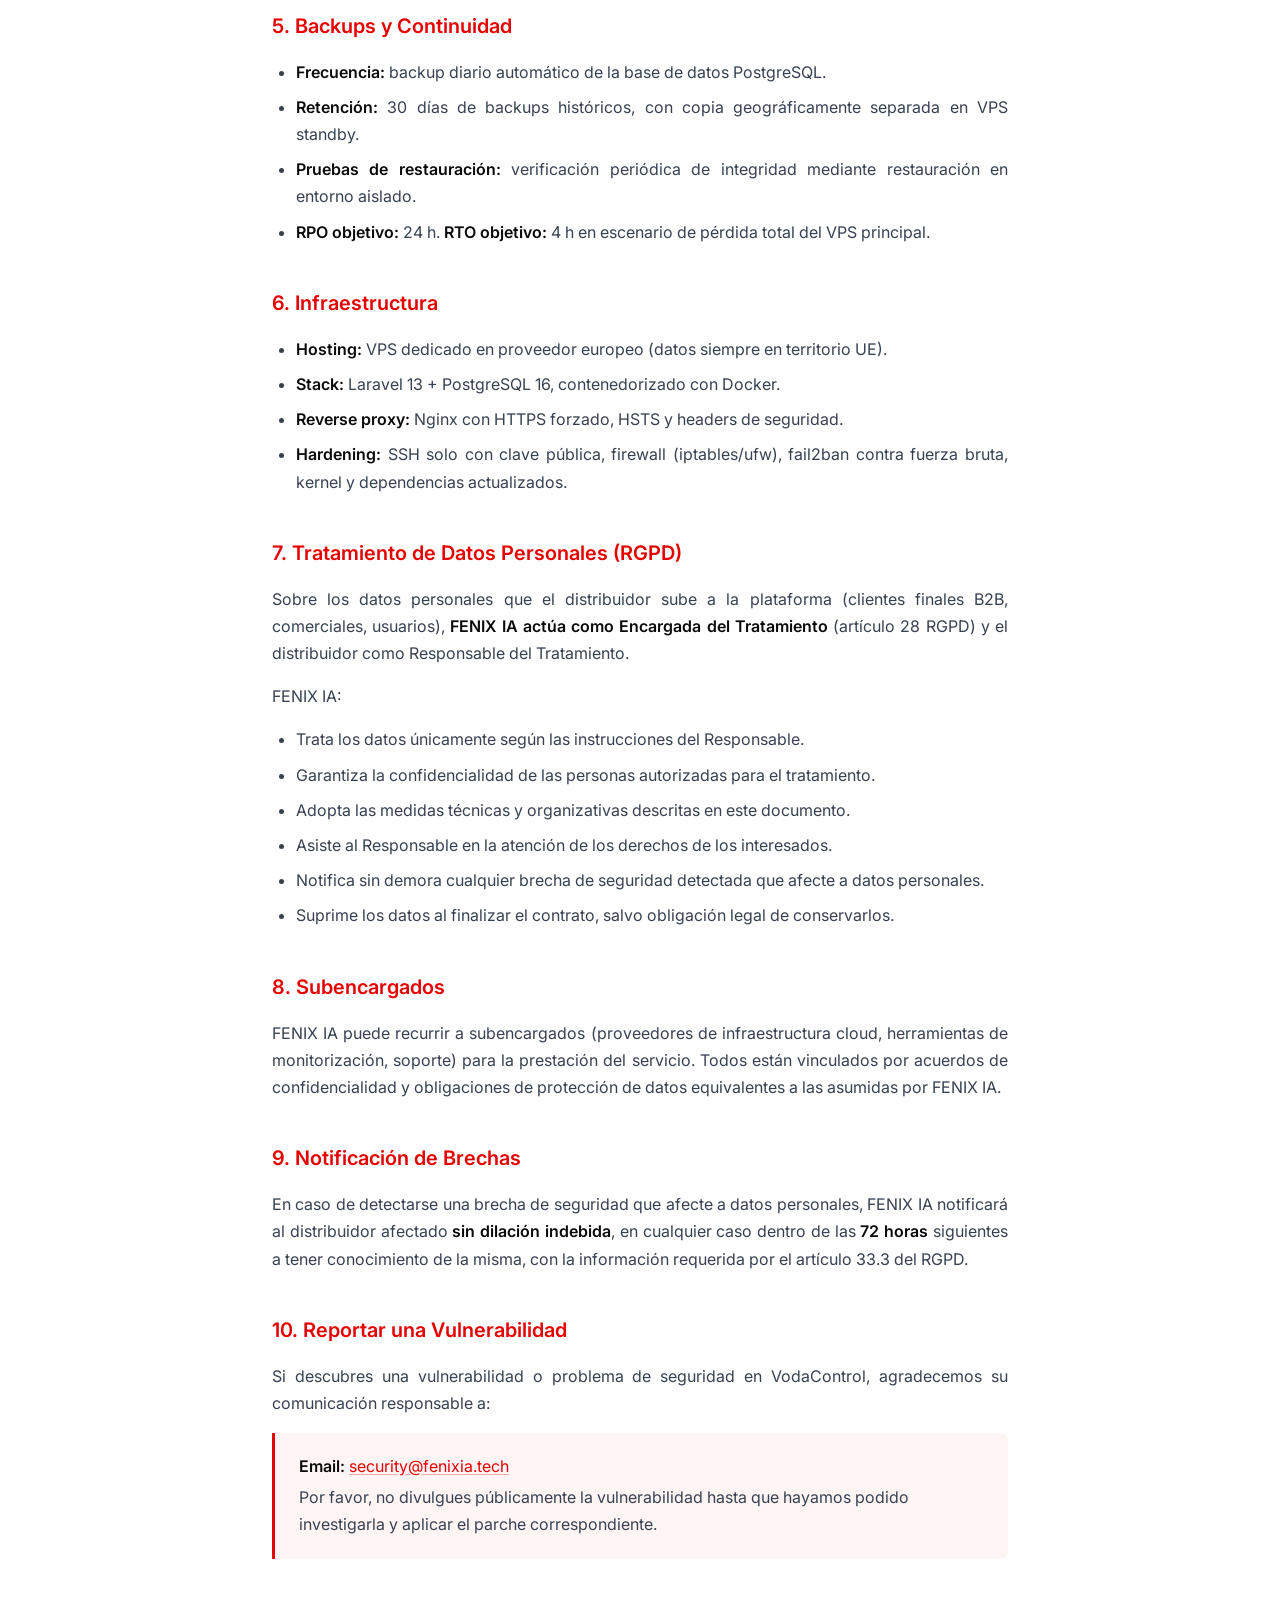
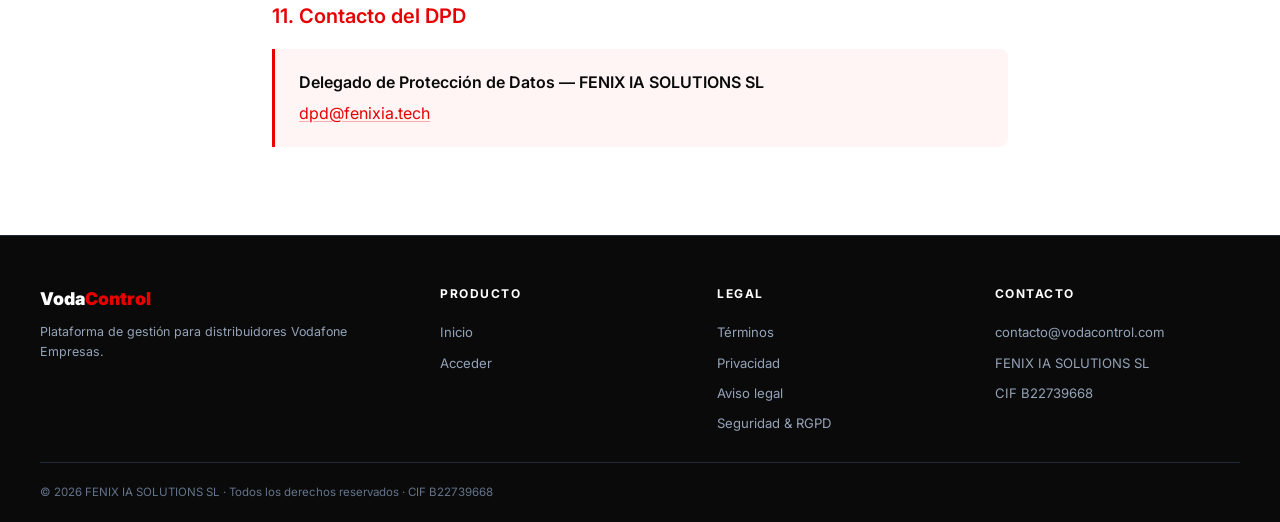
<file: seguridad.html>
<!DOCTYPE html>
<html lang="es">
<head>
<meta charset="UTF-8">
<meta name="viewport" content="width=device-width,initial-scale=1.0">
<title>Seguridad &amp; RGPD &mdash; VodaControl</title>
<meta name="description" content="Medidas t&eacute;cnicas y organizativas de seguridad y cumplimiento RGPD aplicadas en VodaControl.">
<link rel="icon" href="brand/icon_32.png" type="image/png" sizes="32x32">
<link rel="preconnect" href="https://fonts.googleapis.com">
<link rel="preconnect" href="https://fonts.gstatic.com" crossorigin>
<link href="https://fonts.googleapis.com/css2?family=Inter:wght@400;500;600;700&display=swap" rel="stylesheet">
<style>
*,*::before,*::after{margin:0;padding:0;box-sizing:border-box}
body{font-family:'Inter',system-ui,sans-serif;background:#fff;color:#374151;line-height:1.7;font-size:16px;-webkit-font-smoothing:antialiased;text-align:justify;hyphens:auto;-webkit-hyphens:auto}
header{border-bottom:1px solid #e5e7eb;padding:1.25rem 2rem;position:sticky;top:0;background:#fff;z-index:100}
.hdr{max-width:800px;margin:0 auto;display:flex;align-items:center;justify-content:space-between;flex-wrap:wrap;gap:.75rem}
.logo a{text-decoration:none;font-size:1.2rem;font-weight:700;color:#E60000;letter-spacing:-.02em;display:flex;align-items:center;gap:.5rem}
.logo img{height:24px;width:auto}
nav{display:flex;gap:1.5rem;flex-wrap:wrap}
nav a{color:#6b7280;text-decoration:none;font-size:.875rem;font-weight:500;transition:color .2s}
nav a:hover,nav a.active{color:#E60000}
main{max-width:800px;margin:0 auto;padding:3rem 2rem 4rem}
h1{font-size:2rem;font-weight:700;color:#0A0A0A;margin-bottom:.5rem;letter-spacing:-.03em}
.upd{font-size:.875rem;color:#9ca3af;margin-bottom:3rem}
h2{font-size:1.25rem;font-weight:600;color:#E60000;margin-top:2.5rem;margin-bottom:1rem}
p{margin-bottom:1rem}
ul,ol{margin-bottom:1rem;padding-left:1.5rem}
li{margin-bottom:.5rem}
a{color:#E60000;text-decoration:underline;text-decoration-color:rgba(230,0,0,.3);text-underline-offset:2px;transition:text-decoration-color .2s}
a:hover{text-decoration-color:#E60000}
strong{font-weight:600;color:#0A0A0A}
.ib{background:#fff5f5;border-left:3px solid #E60000;padding:1.25rem 1.5rem;border-radius:0 8px 8px 0;margin-bottom:1.5rem}
.ib p{margin-bottom:.25rem}
.ib p:last-child{margin-bottom:0}
table{width:100%;border-collapse:collapse;margin-bottom:1.5rem;font-size:.9rem}
th{background:#fff5f5;text-align:left;padding:.75rem 1rem;font-weight:600;color:#E60000;border-bottom:2px solid #e5e7eb}
td{padding:.75rem 1rem;border-bottom:1px solid #f3f4f6;vertical-align:top}
footer{background:#0A0A0A;border-top:1px solid #1e293b;padding:3rem 2rem 1.5rem;color:#94a3b8}
.ft-inner{max-width:1200px;margin:0 auto;display:grid;grid-template-columns:1.5fr 1fr 1fr 1fr;gap:2rem}
.ft-brand-name{font-weight:900;font-size:1.1rem;color:#fff;margin-bottom:.5rem}
.ft-brand-name span{color:#E60000}
.ft-brand-desc{font-size:.78rem;color:#94a3b8;line-height:1.6}
.ft-col h4{font-size:.75rem;font-weight:700;text-transform:uppercase;letter-spacing:1.5px;color:#fff;margin-bottom:.8rem}
.ft-col a{display:block;color:#94a3b8;font-size:.82rem;padding:.25rem 0;transition:.2s;text-decoration:none}
.ft-col a:hover{color:#E60000}
.ft-bottom{max-width:1200px;margin:1.5rem auto 0;padding-top:1.2rem;border-top:1px solid #1e293b;display:flex;justify-content:space-between;align-items:center;flex-wrap:wrap;gap:.8rem}
.ft-copy{color:#64748b;font-size:.72rem}
@media(max-width:768px){.ft-inner{grid-template-columns:1fr;text-align:center}.ft-bottom{flex-direction:column;text-align:center}}
@media(max-width:600px){header{padding:1rem 1.25rem}.hdr{flex-direction:column;align-items:flex-start}main{padding:2rem 1.25rem 3rem}h1{font-size:1.6rem}table{font-size:.8rem}th,td{padding:.5rem .6rem}}
header,nav,footer,table,.upd,.ft-bottom{text-align:left}.ib p,.upd{text-align:left}</style>
<!-- Analítica sin cookies (Umami · stats.fenixia.tech) -->
<script defer src="https://stats.fenixia.tech/s.js" data-website-id="ca98b152-bd21-46c8-9674-a1511d43dba0" data-domains="vodacontrol.com,www.vodacontrol.com"></script>
<script>(function(){function t(n,d){if(window.umami){window.umami.track(n,d)}}document.addEventListener('click',function(e){var a=e.target.closest&&e.target.closest('a[href]');if(!a){return}var h=a.getAttribute('href')||'',p={pagina:location.pathname};if(/^tel:/i.test(h)){t('telefono',p)}else if(/^mailto:/i.test(h)){t('email',p)}else if(/wa\.me|whatsapp\.com/i.test(h)){t('whatsapp',p)}else if(/^#contact/i.test(h)){p.texto=(a.textContent||'').trim().slice(0,40);t('cta_contacto',p)}else if(/^https?:/i.test(h)&&a.hostname!==location.hostname){p.destino=a.hostname;t('enlace_externo',p)}},true);document.addEventListener('submit',function(e){t('formulario',{pagina:location.pathname,form:e.target.id||e.target.getAttribute('name')||''})},true)})();</script>
</head>
<body>
<header><div class="hdr">
<div class="logo"><a href="/"><img src="brand/icon_32.png" alt="">VodaControl</a></div>
<nav><a href="/">Inicio</a><a href="terminos.html">T&eacute;rminos</a><a href="privacidad.html">Privacidad</a><a href="seguridad.html" class="active">Seguridad</a><a href="https://portal.vodacontrol.com">Acceder</a></nav>
</div></header>
<main>
<h1>Seguridad &amp; RGPD</h1>
<p class="upd">&Uacute;ltima actualizaci&oacute;n: Mayo 2026</p>

<p>En FENIX IA SOLUTIONS SL tratamos la seguridad de la informaci&oacute;n como un requisito de producto. Esta p&aacute;gina describe las medidas t&eacute;cnicas y organizativas (TOM) que aplicamos en VodaControl, conforme al art&iacute;culo 32 del RGPD.</p>

<h2>1. Arquitectura Multi-tenant</h2>
<p>Cada distribuidor opera sobre un <strong>tenant l&oacute;gicamente aislado</strong>. Toda consulta a la base de datos est&aacute; filtrada por <code>tenant_id</code> mediante un trait <em>BelongsToTenant</em> que se aplica autom&aacute;ticamente. Un usuario no puede, por dise&ntilde;o, consultar datos de otro distribuidor.</p>
<p>El acceso a roles administrativos transversales est&aacute; restringido a personal autorizado de FENIX IA y queda registrado en log de auditor&iacute;a.</p>

<h2>2. Cifrado</h2>
<table>
<tr><th>Capa</th><th>Medida</th></tr>
<tr><td>Tr&aacute;nsito (cliente &harr; servidor)</td><td>TLS 1.2+ con cifrados modernos. Certificados Let's Encrypt renovados autom&aacute;ticamente.</td></tr>
<tr><td>Tr&aacute;nsito (servidor &harr; servidor)</td><td>SSH/TLS para conexiones internas. Backups transferidos sobre canal cifrado.</td></tr>
<tr><td>En reposo (BD)</td><td>PostgreSQL en volumen cifrado. Hashes de contrase&ntilde;a con bcrypt (cost adaptativo).</td></tr>
<tr><td>En reposo (backups)</td><td>Backups diarios cifrados, almacenados en m&uacute;ltiples ubicaciones.</td></tr>
</table>

<h2>3. Control de Acceso</h2>
<ul>
<li><strong>Autenticaci&oacute;n por usuario y contrase&ntilde;a</strong> (formato <em>email + contrase&ntilde;a</em>). Pol&iacute;tica de complejidad m&iacute;nima.</li>
<li><strong>Roles granulares</strong> (administrador, comercial, jefe de equipo, etc.) y permisos por funcionalidad (<code>ofertas.view</code>, <code>comisiones.manage</code>, etc.).</li>
<li><strong>Autorizaci&oacute;n por tenant</strong>: un mismo email puede pertenecer a varios distribuidores con permisos distintos en cada uno.</li>
<li><strong>Sesiones</strong>: tokens de sesi&oacute;n con expiraci&oacute;n. Invalidaci&oacute;n inmediata al cerrar sesi&oacute;n o cambiar contrase&ntilde;a.</li>
</ul>

<h2>4. Auditor&iacute;a</h2>
<p>Las acciones cr&iacute;ticas (creaci&oacute;n, modificaci&oacute;n y borrado de entidades sensibles &mdash; ofertas, liquidaciones, tarifas, usuarios, roles) se registran en un <strong>audit log</strong> con identificador de usuario, marca temporal, IP y diff de cambios.</p>
<p>Los administradores del distribuidor pueden consultar el audit log de su tenant desde el men&uacute; <em>Auditor&iacute;a</em>.</p>

<h2>5. Backups y Continuidad</h2>
<ul>
<li><strong>Frecuencia:</strong> backup diario autom&aacute;tico de la base de datos PostgreSQL.</li>
<li><strong>Retenci&oacute;n:</strong> 30 d&iacute;as de backups hist&oacute;ricos, con copia geogr&aacute;ficamente separada en VPS standby.</li>
<li><strong>Pruebas de restauraci&oacute;n:</strong> verificaci&oacute;n peri&oacute;dica de integridad mediante restauraci&oacute;n en entorno aislado.</li>
<li><strong>RPO objetivo:</strong> 24 h. <strong>RTO objetivo:</strong> 4 h en escenario de p&eacute;rdida total del VPS principal.</li>
</ul>

<h2>6. Infraestructura</h2>
<ul>
<li><strong>Hosting:</strong> VPS dedicado en proveedor europeo (datos siempre en territorio UE).</li>
<li><strong>Stack:</strong> Laravel 13 + PostgreSQL 16, contenedorizado con Docker.</li>
<li><strong>Reverse proxy:</strong> Nginx con HTTPS forzado, HSTS y headers de seguridad.</li>
<li><strong>Hardening:</strong> SSH solo con clave p&uacute;blica, firewall (iptables/ufw), fail2ban contra fuerza bruta, kernel y dependencias actualizados.</li>
</ul>

<h2>7. Tratamiento de Datos Personales (RGPD)</h2>
<p>Sobre los datos personales que el distribuidor sube a la plataforma (clientes finales B2B, comerciales, usuarios), <strong>FENIX IA act&uacute;a como Encargada del Tratamiento</strong> (art&iacute;culo 28 RGPD) y el distribuidor como Responsable del Tratamiento.</p>
<p>FENIX IA:</p>
<ul>
<li>Trata los datos &uacute;nicamente seg&uacute;n las instrucciones del Responsable.</li>
<li>Garantiza la confidencialidad de las personas autorizadas para el tratamiento.</li>
<li>Adopta las medidas t&eacute;cnicas y organizativas descritas en este documento.</li>
<li>Asiste al Responsable en la atenci&oacute;n de los derechos de los interesados.</li>
<li>Notifica sin demora cualquier brecha de seguridad detectada que afecte a datos personales.</li>
<li>Suprime los datos al finalizar el contrato, salvo obligaci&oacute;n legal de conservarlos.</li>
</ul>

<h2>8. Subencargados</h2>
<p>FENIX IA puede recurrir a subencargados (proveedores de infraestructura cloud, herramientas de monitorizaci&oacute;n, soporte) para la prestaci&oacute;n del servicio. Todos est&aacute;n vinculados por acuerdos de confidencialidad y obligaciones de protecci&oacute;n de datos equivalentes a las asumidas por FENIX IA.</p>

<h2>9. Notificaci&oacute;n de Brechas</h2>
<p>En caso de detectarse una brecha de seguridad que afecte a datos personales, FENIX IA notificar&aacute; al distribuidor afectado <strong>sin dilaci&oacute;n indebida</strong>, en cualquier caso dentro de las <strong>72 horas</strong> siguientes a tener conocimiento de la misma, con la informaci&oacute;n requerida por el art&iacute;culo 33.3 del RGPD.</p>

<h2>10. Reportar una Vulnerabilidad</h2>
<p>Si descubres una vulnerabilidad o problema de seguridad en VodaControl, agradecemos su comunicaci&oacute;n responsable a:</p>
<div class="ib">
<p><strong>Email:</strong> <a href="mailto:security@fenixia.tech">security@fenixia.tech</a></p>
<p>Por favor, no divulgues p&uacute;blicamente la vulnerabilidad hasta que hayamos podido investigarla y aplicar el parche correspondiente.</p>
</div>

<h2>11. Contacto del DPD</h2>
<div class="ib">
<p><strong>Delegado de Protecci&oacute;n de Datos &mdash; FENIX IA SOLUTIONS SL</strong></p>
<p><a href="mailto:dpd@fenixia.tech">dpd@fenixia.tech</a></p>
</div>
</main>
<footer>
<div class="ft-inner">
<div><div class="ft-brand-name">Voda<span>Control</span></div><p class="ft-brand-desc">Plataforma de gesti&oacute;n para distribuidores Vodafone Empresas.</p></div>
<div class="ft-col"><h4>Producto</h4><a href="/">Inicio</a><a href="https://portal.vodacontrol.com">Acceder</a></div>
<div class="ft-col"><h4>Legal</h4><a href="terminos.html">T&eacute;rminos</a><a href="privacidad.html">Privacidad</a><a href="aviso-legal.html">Aviso legal</a><a href="seguridad.html" class="active">Seguridad &amp; RGPD</a></div>
<div class="ft-col"><h4>Contacto</h4><a href="mailto:contacto@vodacontrol.com">contacto@vodacontrol.com</a><span style="display:block;font-size:.82rem;padding:.25rem 0">FENIX IA SOLUTIONS SL</span><span style="display:block;font-size:.82rem;padding:.25rem 0">CIF B22739668</span></div>
</div>
<div class="ft-bottom"><span class="ft-copy">&copy; 2026 FENIX IA SOLUTIONS SL &middot; Todos los derechos reservados &middot; CIF B22739668</span></div>
</footer>
</body>
</html>
</file>
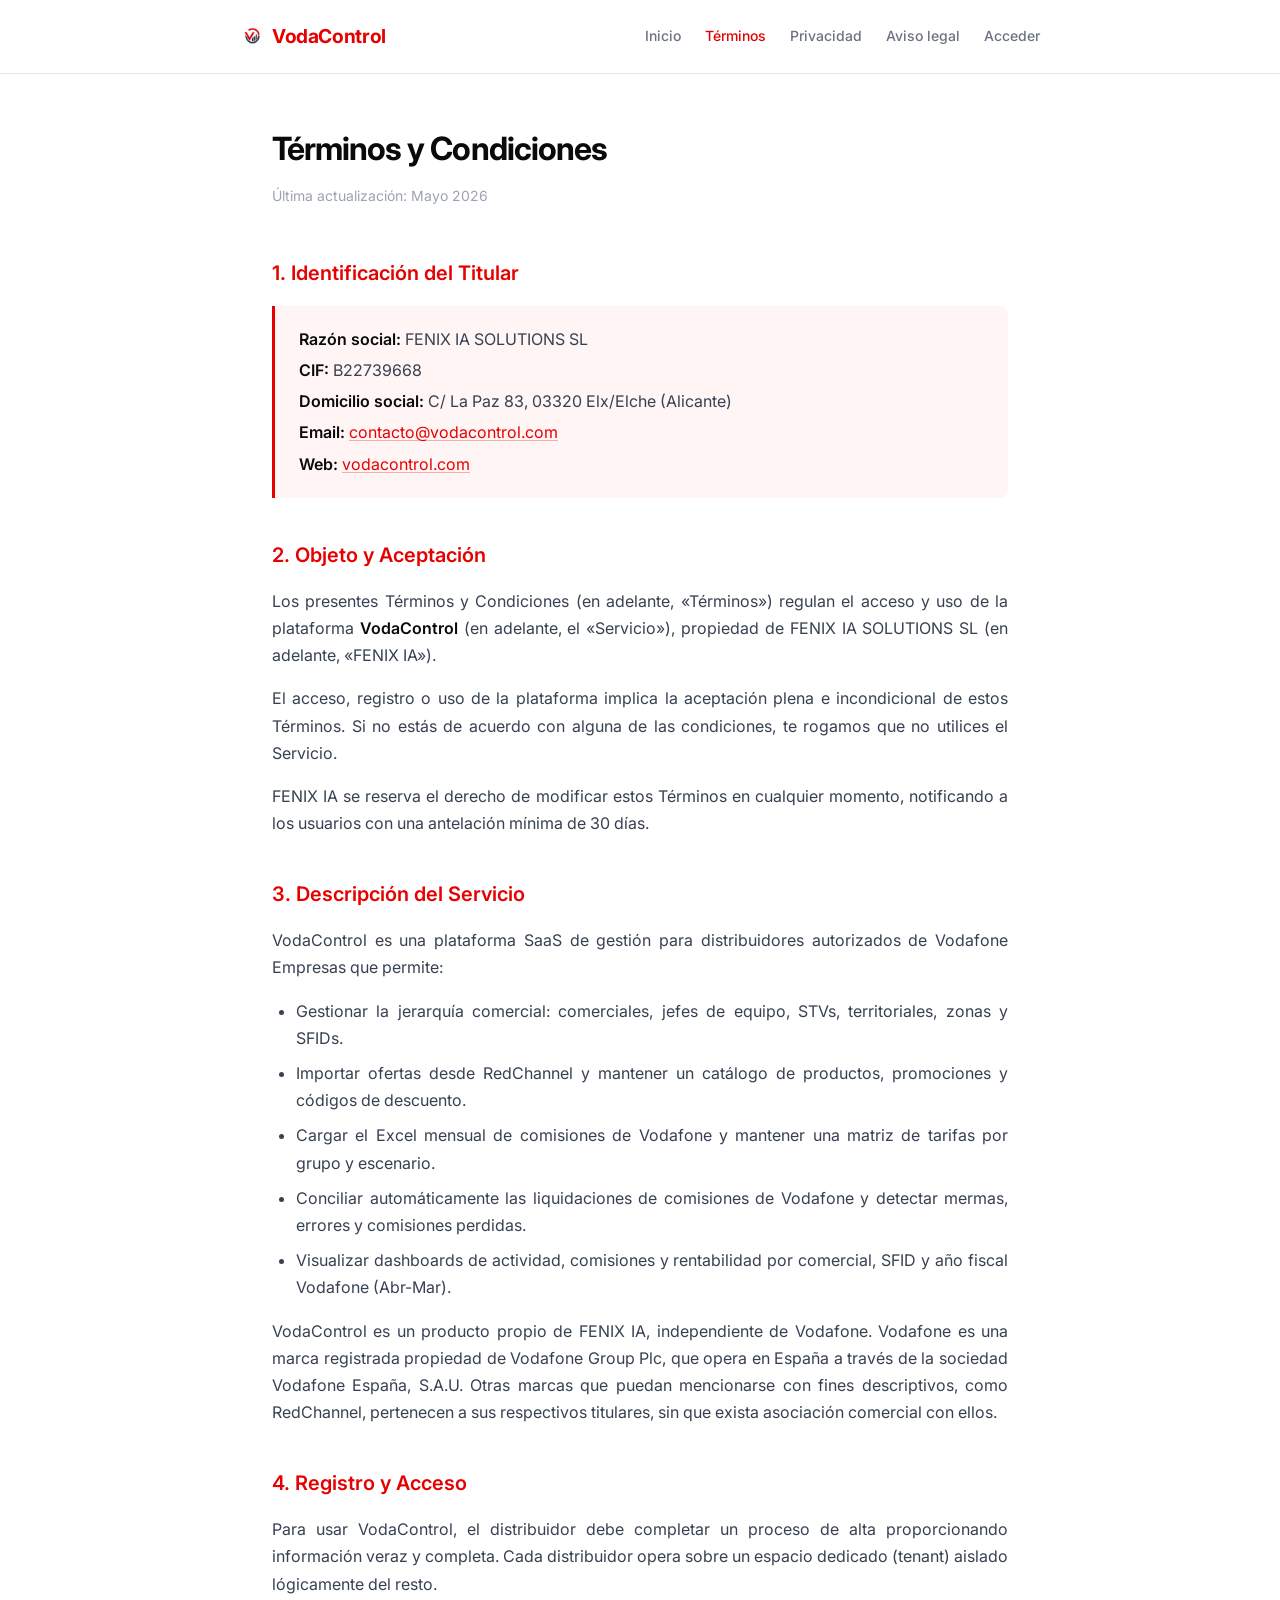
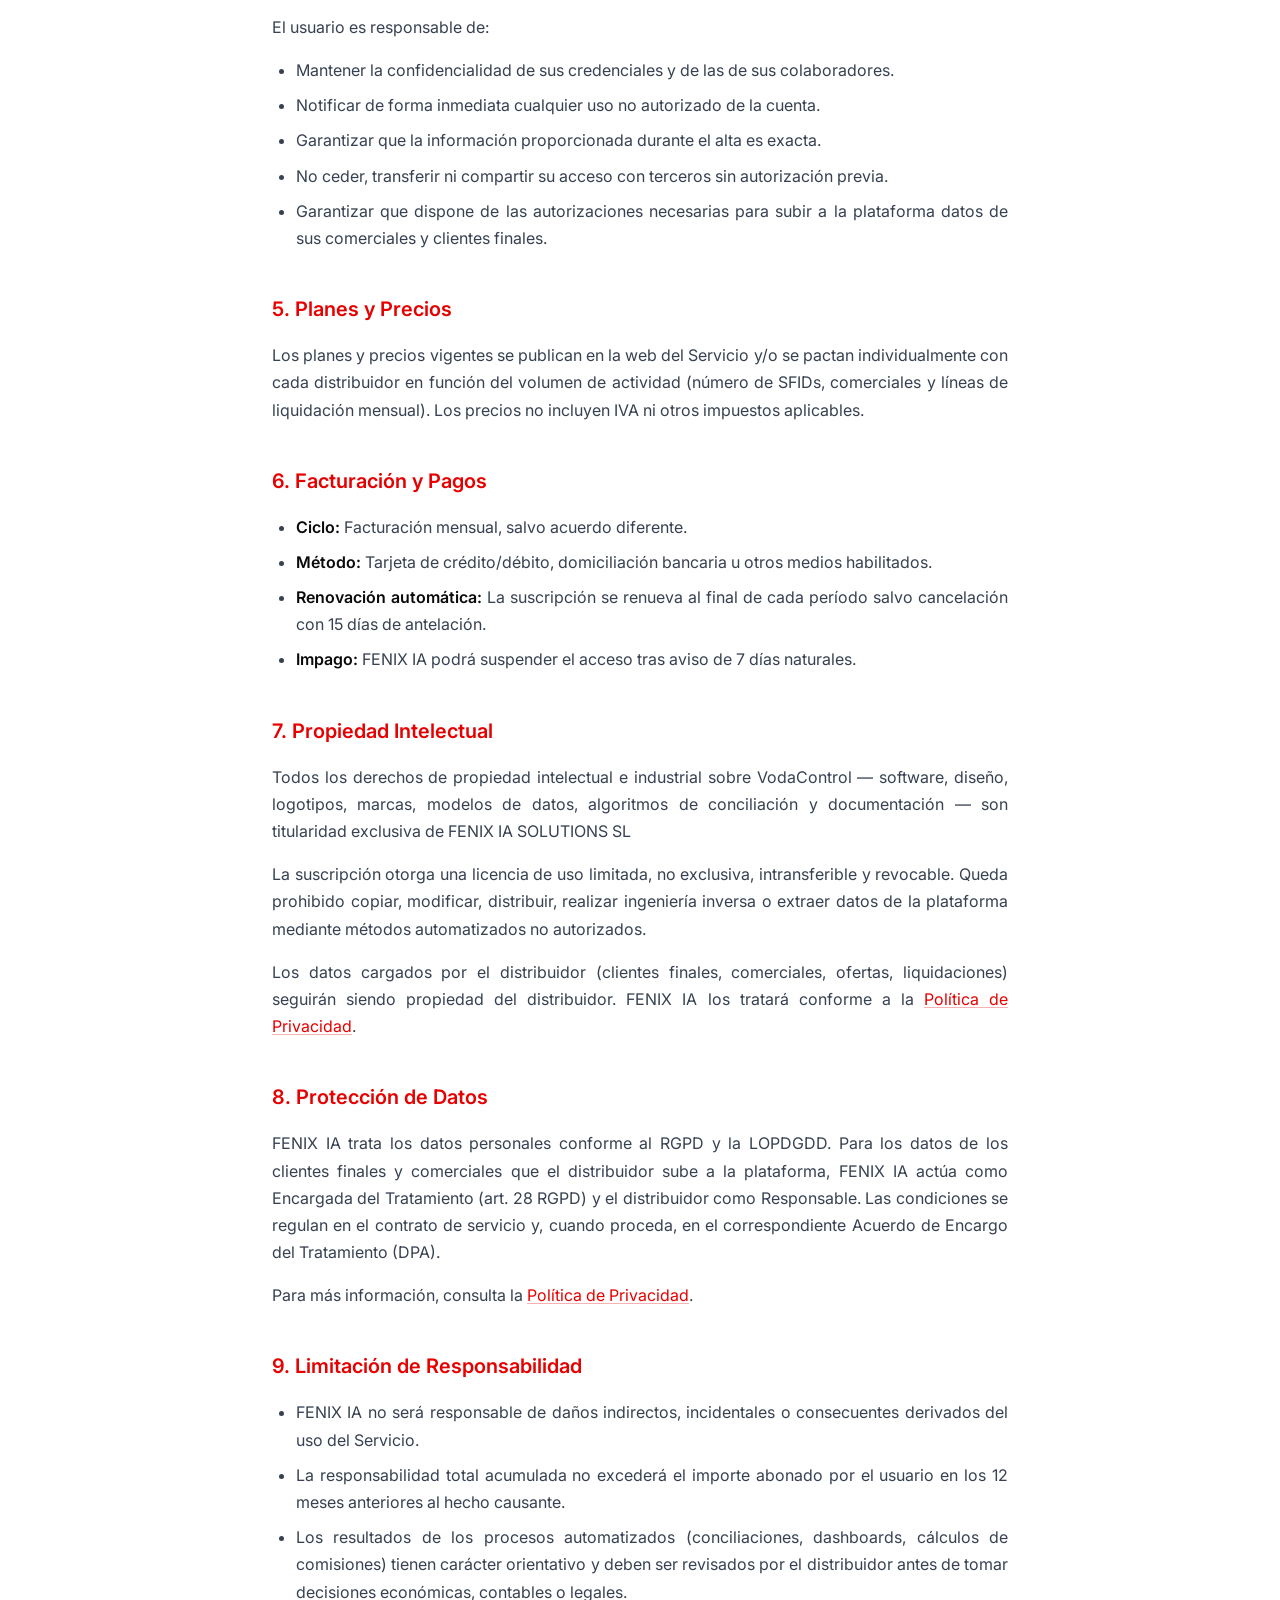
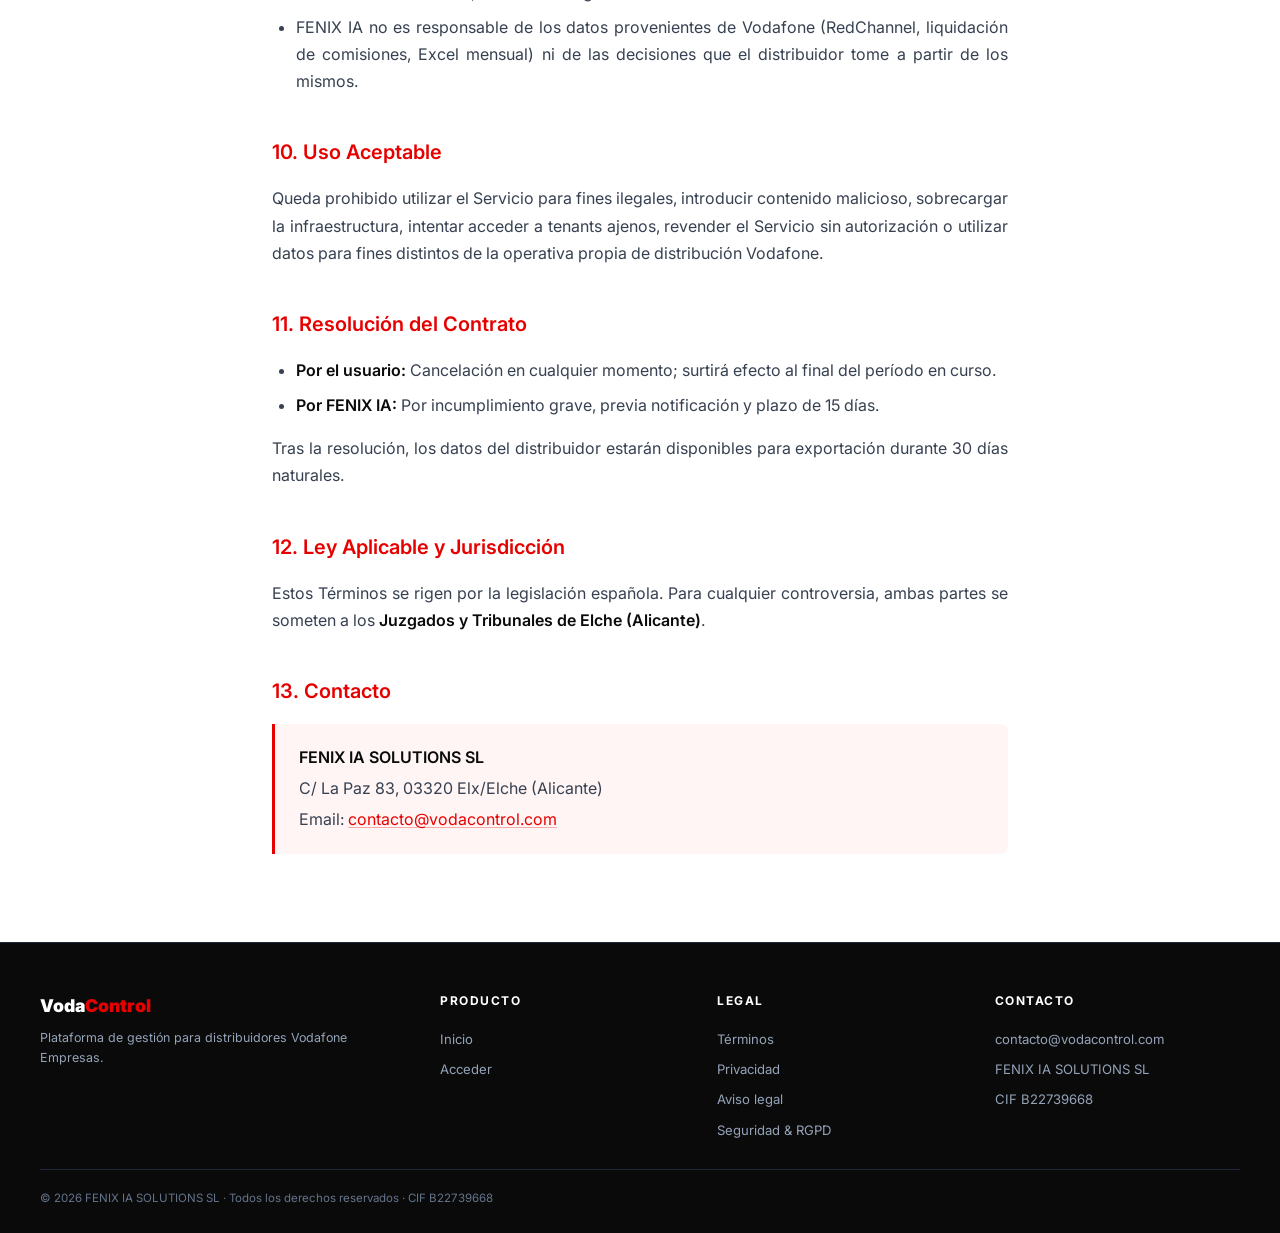
<file: terminos.html>
<!DOCTYPE html>
<html lang="es">
<head>
<meta charset="UTF-8">
<meta name="viewport" content="width=device-width,initial-scale=1.0">
<title>T&eacute;rminos y Condiciones &mdash; VodaControl</title>
<meta name="description" content="T&eacute;rminos y Condiciones de uso de VodaControl, plataforma de gesti&oacute;n para distribuidores Vodafone Empresas.">
<link rel="icon" href="brand/icon_32.png" type="image/png" sizes="32x32">
<link rel="preconnect" href="https://fonts.googleapis.com">
<link rel="preconnect" href="https://fonts.gstatic.com" crossorigin>
<link href="https://fonts.googleapis.com/css2?family=Inter:wght@400;500;600;700&display=swap" rel="stylesheet">
<style>
*,*::before,*::after{margin:0;padding:0;box-sizing:border-box}
body{font-family:'Inter',system-ui,sans-serif;background:#fff;color:#374151;line-height:1.7;font-size:16px;-webkit-font-smoothing:antialiased;text-align:justify;hyphens:auto;-webkit-hyphens:auto}
header{border-bottom:1px solid #e5e7eb;padding:1.25rem 2rem;position:sticky;top:0;background:#fff;z-index:100}
.hdr{max-width:800px;margin:0 auto;display:flex;align-items:center;justify-content:space-between;flex-wrap:wrap;gap:.75rem}
.logo a{text-decoration:none;font-size:1.2rem;font-weight:700;color:#E60000;letter-spacing:-.02em;display:flex;align-items:center;gap:.5rem}
.logo img{height:24px;width:auto}
nav{display:flex;gap:1.5rem;flex-wrap:wrap}
nav a{color:#6b7280;text-decoration:none;font-size:.875rem;font-weight:500;transition:color .2s}
nav a:hover,nav a.active{color:#E60000}
main{max-width:800px;margin:0 auto;padding:3rem 2rem 4rem}
h1{font-size:2rem;font-weight:700;color:#0A0A0A;margin-bottom:.5rem;letter-spacing:-.03em}
.upd{font-size:.875rem;color:#9ca3af;margin-bottom:3rem}
h2{font-size:1.25rem;font-weight:600;color:#E60000;margin-top:2.5rem;margin-bottom:1rem}
p{margin-bottom:1rem}
ul,ol{margin-bottom:1rem;padding-left:1.5rem}
li{margin-bottom:.5rem}
a{color:#E60000;text-decoration:underline;text-decoration-color:rgba(230,0,0,.3);text-underline-offset:2px;transition:text-decoration-color .2s}
a:hover{text-decoration-color:#E60000}
strong{font-weight:600;color:#0A0A0A}
.ib{background:#fff5f5;border-left:3px solid #E60000;padding:1.25rem 1.5rem;border-radius:0 8px 8px 0;margin-bottom:1.5rem}
.ib p{margin-bottom:.25rem}
.ib p:last-child{margin-bottom:0}
footer{background:#0A0A0A;border-top:1px solid #1e293b;padding:3rem 2rem 1.5rem;color:#94a3b8}
.ft-inner{max-width:1200px;margin:0 auto;display:grid;grid-template-columns:1.5fr 1fr 1fr 1fr;gap:2rem}
.ft-brand-name{font-weight:900;font-size:1.1rem;color:#fff;margin-bottom:.5rem}
.ft-brand-name span{color:#E60000}
.ft-brand-desc{font-size:.78rem;color:#94a3b8;line-height:1.6}
.ft-col h4{font-size:.75rem;font-weight:700;text-transform:uppercase;letter-spacing:1.5px;color:#fff;margin-bottom:.8rem}
.ft-col a{display:block;color:#94a3b8;font-size:.82rem;padding:.25rem 0;transition:.2s;text-decoration:none}
.ft-col a:hover{color:#E60000}
.ft-bottom{max-width:1200px;margin:1.5rem auto 0;padding-top:1.2rem;border-top:1px solid #1e293b;display:flex;justify-content:space-between;align-items:center;flex-wrap:wrap;gap:.8rem}
.ft-copy{color:#64748b;font-size:.72rem}
@media(max-width:768px){.ft-inner{grid-template-columns:1fr;text-align:center}.ft-bottom{flex-direction:column;text-align:center}}
@media(max-width:600px){header{padding:1rem 1.25rem}.hdr{flex-direction:column;align-items:flex-start}main{padding:2rem 1.25rem 3rem}h1{font-size:1.6rem}}
header,nav,footer,table,.upd,.ft-bottom{text-align:left}.ib p,.upd{text-align:left}</style>
<!-- Analítica sin cookies (Umami · stats.fenixia.tech) -->
<script defer src="https://stats.fenixia.tech/s.js" data-website-id="ca98b152-bd21-46c8-9674-a1511d43dba0" data-domains="vodacontrol.com,www.vodacontrol.com"></script>
<script>(function(){function t(n,d){if(window.umami){window.umami.track(n,d)}}document.addEventListener('click',function(e){var a=e.target.closest&&e.target.closest('a[href]');if(!a){return}var h=a.getAttribute('href')||'',p={pagina:location.pathname};if(/^tel:/i.test(h)){t('telefono',p)}else if(/^mailto:/i.test(h)){t('email',p)}else if(/wa\.me|whatsapp\.com/i.test(h)){t('whatsapp',p)}else if(/^#contact/i.test(h)){p.texto=(a.textContent||'').trim().slice(0,40);t('cta_contacto',p)}else if(/^https?:/i.test(h)&&a.hostname!==location.hostname){p.destino=a.hostname;t('enlace_externo',p)}},true);document.addEventListener('submit',function(e){t('formulario',{pagina:location.pathname,form:e.target.id||e.target.getAttribute('name')||''})},true)})();</script>
</head>
<body>
<header><div class="hdr">
<div class="logo"><a href="/"><img src="brand/icon_32.png" alt="">VodaControl</a></div>
<nav><a href="/">Inicio</a><a href="terminos.html" class="active">T&eacute;rminos</a><a href="privacidad.html">Privacidad</a><a href="aviso-legal.html">Aviso legal</a><a href="https://portal.vodacontrol.com">Acceder</a></nav>
</div></header>
<main>
<h1>T&eacute;rminos y Condiciones</h1>
<p class="upd">&Uacute;ltima actualizaci&oacute;n: Mayo 2026</p>

<h2>1. Identificaci&oacute;n del Titular</h2>
<div class="ib">
<p><strong>Raz&oacute;n social:</strong> FENIX IA SOLUTIONS SL</p>
<p><strong>CIF:</strong> B22739668</p>
<p><strong>Domicilio social:</strong> C/ La Paz 83, 03320 Elx/Elche (Alicante)</p>
<p><strong>Email:</strong> <a href="mailto:contacto@vodacontrol.com">contacto@vodacontrol.com</a></p>
<p><strong>Web:</strong> <a href="https://vodacontrol.com">vodacontrol.com</a></p>
</div>

<h2>2. Objeto y Aceptaci&oacute;n</h2>
<p>Los presentes T&eacute;rminos y Condiciones (en adelante, &laquo;T&eacute;rminos&raquo;) regulan el acceso y uso de la plataforma <strong>VodaControl</strong> (en adelante, el &laquo;Servicio&raquo;), propiedad de FENIX IA SOLUTIONS SL (en adelante, &laquo;FENIX IA&raquo;).</p>
<p>El acceso, registro o uso de la plataforma implica la aceptaci&oacute;n plena e incondicional de estos T&eacute;rminos. Si no est&aacute;s de acuerdo con alguna de las condiciones, te rogamos que no utilices el Servicio.</p>
<p>FENIX IA se reserva el derecho de modificar estos T&eacute;rminos en cualquier momento, notificando a los usuarios con una antelaci&oacute;n m&iacute;nima de 30 d&iacute;as.</p>

<h2>3. Descripci&oacute;n del Servicio</h2>
<p>VodaControl es una plataforma SaaS de gesti&oacute;n para distribuidores autorizados de Vodafone Empresas que permite:</p>
<ul>
<li>Gestionar la jerarqu&iacute;a comercial: comerciales, jefes de equipo, STVs, territoriales, zonas y SFIDs.</li>
<li>Importar ofertas desde RedChannel y mantener un cat&aacute;logo de productos, promociones y c&oacute;digos de descuento.</li>
<li>Cargar el Excel mensual de comisiones de Vodafone y mantener una matriz de tarifas por grupo y escenario.</li>
<li>Conciliar autom&aacute;ticamente las liquidaciones de comisiones de Vodafone y detectar mermas, errores y comisiones perdidas.</li>
<li>Visualizar dashboards de actividad, comisiones y rentabilidad por comercial, SFID y a&ntilde;o fiscal Vodafone (Abr-Mar).</li>
</ul>
<p>VodaControl es un producto propio de FENIX IA, independiente de Vodafone. Vodafone es una marca registrada propiedad de Vodafone Group Plc, que opera en Espa&ntilde;a a trav&eacute;s de la sociedad Vodafone Espa&ntilde;a, S.A.U. Otras marcas que puedan mencionarse con fines descriptivos, como RedChannel, pertenecen a sus respectivos titulares, sin que exista asociaci&oacute;n comercial con ellos.</p>

<h2>4. Registro y Acceso</h2>
<p>Para usar VodaControl, el distribuidor debe completar un proceso de alta proporcionando informaci&oacute;n veraz y completa. Cada distribuidor opera sobre un espacio dedicado (tenant) aislado l&oacute;gicamente del resto.</p>
<p>El usuario es responsable de:</p>
<ul>
<li>Mantener la confidencialidad de sus credenciales y de las de sus colaboradores.</li>
<li>Notificar de forma inmediata cualquier uso no autorizado de la cuenta.</li>
<li>Garantizar que la informaci&oacute;n proporcionada durante el alta es exacta.</li>
<li>No ceder, transferir ni compartir su acceso con terceros sin autorizaci&oacute;n previa.</li>
<li>Garantizar que dispone de las autorizaciones necesarias para subir a la plataforma datos de sus comerciales y clientes finales.</li>
</ul>

<h2>5. Planes y Precios</h2>
<p>Los planes y precios vigentes se publican en la web del Servicio y/o se pactan individualmente con cada distribuidor en funci&oacute;n del volumen de actividad (n&uacute;mero de SFIDs, comerciales y l&iacute;neas de liquidaci&oacute;n mensual). Los precios no incluyen IVA ni otros impuestos aplicables.</p>

<h2>6. Facturaci&oacute;n y Pagos</h2>
<ul>
<li><strong>Ciclo:</strong> Facturaci&oacute;n mensual, salvo acuerdo diferente.</li>
<li><strong>M&eacute;todo:</strong> Tarjeta de cr&eacute;dito/d&eacute;bito, domiciliaci&oacute;n bancaria u otros medios habilitados.</li>
<li><strong>Renovaci&oacute;n autom&aacute;tica:</strong> La suscripci&oacute;n se renueva al final de cada per&iacute;odo salvo cancelaci&oacute;n con 15 d&iacute;as de antelaci&oacute;n.</li>
<li><strong>Impago:</strong> FENIX IA podr&aacute; suspender el acceso tras aviso de 7 d&iacute;as naturales.</li>
</ul>

<h2>7. Propiedad Intelectual</h2>
<p>Todos los derechos de propiedad intelectual e industrial sobre VodaControl &mdash; software, dise&ntilde;o, logotipos, marcas, modelos de datos, algoritmos de conciliaci&oacute;n y documentaci&oacute;n &mdash; son titularidad exclusiva de FENIX IA SOLUTIONS SL</p>
<p>La suscripci&oacute;n otorga una licencia de uso limitada, no exclusiva, intransferible y revocable. Queda prohibido copiar, modificar, distribuir, realizar ingenier&iacute;a inversa o extraer datos de la plataforma mediante m&eacute;todos automatizados no autorizados.</p>
<p>Los datos cargados por el distribuidor (clientes finales, comerciales, ofertas, liquidaciones) seguir&aacute;n siendo propiedad del distribuidor. FENIX IA los tratar&aacute; conforme a la <a href="privacidad.html">Pol&iacute;tica de Privacidad</a>.</p>

<h2>8. Protecci&oacute;n de Datos</h2>
<p>FENIX IA trata los datos personales conforme al RGPD y la LOPDGDD. Para los datos de los clientes finales y comerciales que el distribuidor sube a la plataforma, FENIX IA act&uacute;a como Encargada del Tratamiento (art. 28 RGPD) y el distribuidor como Responsable. Las condiciones se regulan en el contrato de servicio y, cuando proceda, en el correspondiente Acuerdo de Encargo del Tratamiento (DPA).</p>
<p>Para m&aacute;s informaci&oacute;n, consulta la <a href="privacidad.html">Pol&iacute;tica de Privacidad</a>.</p>

<h2>9. Limitaci&oacute;n de Responsabilidad</h2>
<ul>
<li>FENIX IA no ser&aacute; responsable de da&ntilde;os indirectos, incidentales o consecuentes derivados del uso del Servicio.</li>
<li>La responsabilidad total acumulada no exceder&aacute; el importe abonado por el usuario en los 12 meses anteriores al hecho causante.</li>
<li>Los resultados de los procesos automatizados (conciliaciones, dashboards, c&aacute;lculos de comisiones) tienen car&aacute;cter orientativo y deben ser revisados por el distribuidor antes de tomar decisiones econ&oacute;micas, contables o legales.</li>
<li>FENIX IA no es responsable de los datos provenientes de Vodafone (RedChannel, liquidaci&oacute;n de comisiones, Excel mensual) ni de las decisiones que el distribuidor tome a partir de los mismos.</li>
</ul>

<h2>10. Uso Aceptable</h2>
<p>Queda prohibido utilizar el Servicio para fines ilegales, introducir contenido malicioso, sobrecargar la infraestructura, intentar acceder a tenants ajenos, revender el Servicio sin autorizaci&oacute;n o utilizar datos para fines distintos de la operativa propia de distribuci&oacute;n Vodafone.</p>

<h2>11. Resoluci&oacute;n del Contrato</h2>
<ul>
<li><strong>Por el usuario:</strong> Cancelaci&oacute;n en cualquier momento; surtir&aacute; efecto al final del per&iacute;odo en curso.</li>
<li><strong>Por FENIX IA:</strong> Por incumplimiento grave, previa notificaci&oacute;n y plazo de 15 d&iacute;as.</li>
</ul>
<p>Tras la resoluci&oacute;n, los datos del distribuidor estar&aacute;n disponibles para exportaci&oacute;n durante 30 d&iacute;as naturales.</p>

<h2>12. Ley Aplicable y Jurisdicci&oacute;n</h2>
<p>Estos T&eacute;rminos se rigen por la legislaci&oacute;n espa&ntilde;ola. Para cualquier controversia, ambas partes se someten a los <strong>Juzgados y Tribunales de Elche (Alicante)</strong>.</p>

<h2>13. Contacto</h2>
<div class="ib">
<p><strong>FENIX IA SOLUTIONS SL</strong></p>
<p>C/ La Paz 83, 03320 Elx/Elche (Alicante)</p>
<p>Email: <a href="mailto:contacto@vodacontrol.com">contacto@vodacontrol.com</a></p>
</div>
</main>
<footer>
<div class="ft-inner">
<div><div class="ft-brand-name">Voda<span>Control</span></div><p class="ft-brand-desc">Plataforma de gesti&oacute;n para distribuidores Vodafone Empresas.</p></div>
<div class="ft-col"><h4>Producto</h4><a href="/">Inicio</a><a href="https://portal.vodacontrol.com">Acceder</a></div>
<div class="ft-col"><h4>Legal</h4><a href="terminos.html" class="active">T&eacute;rminos</a><a href="privacidad.html">Privacidad</a><a href="aviso-legal.html">Aviso legal</a><a href="seguridad.html">Seguridad &amp; RGPD</a></div>
<div class="ft-col"><h4>Contacto</h4><a href="mailto:contacto@vodacontrol.com">contacto@vodacontrol.com</a><span style="display:block;font-size:.82rem;padding:.25rem 0">FENIX IA SOLUTIONS SL</span><span style="display:block;font-size:.82rem;padding:.25rem 0">CIF B22739668</span></div>
</div>
<div class="ft-bottom"><span class="ft-copy">&copy; 2026 FENIX IA SOLUTIONS SL &middot; Todos los derechos reservados &middot; CIF B22739668</span></div>
</footer>
</body>
</html>
</file>
<file: assets/site.css>
/* cyrillic-ext */
@font-face {
  font-family: 'Inter';
  font-style: normal;
  font-weight: 400;
  font-display: swap;
  src: url("/assets/fonts/fad55253.woff2") format('woff2');
  unicode-range: U+0460-052F, U+1C80-1C8A, U+20B4, U+2DE0-2DFF, U+A640-A69F, U+FE2E-FE2F;
}
/* cyrillic */
@font-face {
  font-family: 'Inter';
  font-style: normal;
  font-weight: 400;
  font-display: swap;
  src: url("/assets/fonts/038c9701.woff2") format('woff2');
  unicode-range: U+0301, U+0400-045F, U+0490-0491, U+04B0-04B1, U+2116;
}
/* greek-ext */
@font-face {
  font-family: 'Inter';
  font-style: normal;
  font-weight: 400;
  font-display: swap;
  src: url("/assets/fonts/7844c704.woff2") format('woff2');
  unicode-range: U+1F00-1FFF;
}
/* greek */
@font-face {
  font-family: 'Inter';
  font-style: normal;
  font-weight: 400;
  font-display: swap;
  src: url("/assets/fonts/4c02edd9.woff2") format('woff2');
  unicode-range: U+0370-0377, U+037A-037F, U+0384-038A, U+038C, U+038E-03A1, U+03A3-03FF;
}
/* vietnamese */
@font-face {
  font-family: 'Inter';
  font-style: normal;
  font-weight: 400;
  font-display: swap;
  src: url("/assets/fonts/1c6cb544.woff2") format('woff2');
  unicode-range: U+0102-0103, U+0110-0111, U+0128-0129, U+0168-0169, U+01A0-01A1, U+01AF-01B0, U+0300-0301, U+0303-0304, U+0308-0309, U+0323, U+0329, U+1EA0-1EF9, U+20AB;
}
/* latin-ext */
@font-face {
  font-family: 'Inter';
  font-style: normal;
  font-weight: 400;
  font-display: swap;
  src: url("/assets/fonts/6c237e01.woff2") format('woff2');
  unicode-range: U+0100-02BA, U+02BD-02C5, U+02C7-02CC, U+02CE-02D7, U+02DD-02FF, U+0304, U+0308, U+0329, U+1D00-1DBF, U+1E00-1E9F, U+1EF2-1EFF, U+2020, U+20A0-20AB, U+20AD-20C0, U+2113, U+2C60-2C7F, U+A720-A7FF;
}
/* latin */
@font-face {
  font-family: 'Inter';
  font-style: normal;
  font-weight: 400;
  font-display: swap;
  src: url("/assets/fonts/808291fb.woff2") format('woff2');
  unicode-range: U+0000-00FF, U+0131, U+0152-0153, U+02BB-02BC, U+02C6, U+02DA, U+02DC, U+0304, U+0308, U+0329, U+2000-206F, U+20AC, U+2122, U+2191, U+2193, U+2212, U+2215, U+FEFF, U+FFFD;
}
/* cyrillic-ext */
@font-face {
  font-family: 'Inter';
  font-style: normal;
  font-weight: 500;
  font-display: swap;
  src: url("/assets/fonts/fad55253.woff2") format('woff2');
  unicode-range: U+0460-052F, U+1C80-1C8A, U+20B4, U+2DE0-2DFF, U+A640-A69F, U+FE2E-FE2F;
}
/* cyrillic */
@font-face {
  font-family: 'Inter';
  font-style: normal;
  font-weight: 500;
  font-display: swap;
  src: url("/assets/fonts/038c9701.woff2") format('woff2');
  unicode-range: U+0301, U+0400-045F, U+0490-0491, U+04B0-04B1, U+2116;
}
/* greek-ext */
@font-face {
  font-family: 'Inter';
  font-style: normal;
  font-weight: 500;
  font-display: swap;
  src: url("/assets/fonts/7844c704.woff2") format('woff2');
  unicode-range: U+1F00-1FFF;
}
/* greek */
@font-face {
  font-family: 'Inter';
  font-style: normal;
  font-weight: 500;
  font-display: swap;
  src: url("/assets/fonts/4c02edd9.woff2") format('woff2');
  unicode-range: U+0370-0377, U+037A-037F, U+0384-038A, U+038C, U+038E-03A1, U+03A3-03FF;
}
/* vietnamese */
@font-face {
  font-family: 'Inter';
  font-style: normal;
  font-weight: 500;
  font-display: swap;
  src: url("/assets/fonts/1c6cb544.woff2") format('woff2');
  unicode-range: U+0102-0103, U+0110-0111, U+0128-0129, U+0168-0169, U+01A0-01A1, U+01AF-01B0, U+0300-0301, U+0303-0304, U+0308-0309, U+0323, U+0329, U+1EA0-1EF9, U+20AB;
}
/* latin-ext */
@font-face {
  font-family: 'Inter';
  font-style: normal;
  font-weight: 500;
  font-display: swap;
  src: url("/assets/fonts/6c237e01.woff2") format('woff2');
  unicode-range: U+0100-02BA, U+02BD-02C5, U+02C7-02CC, U+02CE-02D7, U+02DD-02FF, U+0304, U+0308, U+0329, U+1D00-1DBF, U+1E00-1E9F, U+1EF2-1EFF, U+2020, U+20A0-20AB, U+20AD-20C0, U+2113, U+2C60-2C7F, U+A720-A7FF;
}
/* latin */
@font-face {
  font-family: 'Inter';
  font-style: normal;
  font-weight: 500;
  font-display: swap;
  src: url("/assets/fonts/808291fb.woff2") format('woff2');
  unicode-range: U+0000-00FF, U+0131, U+0152-0153, U+02BB-02BC, U+02C6, U+02DA, U+02DC, U+0304, U+0308, U+0329, U+2000-206F, U+20AC, U+2122, U+2191, U+2193, U+2212, U+2215, U+FEFF, U+FFFD;
}
/* cyrillic-ext */
@font-face {
  font-family: 'Inter';
  font-style: normal;
  font-weight: 600;
  font-display: swap;
  src: url("/assets/fonts/fad55253.woff2") format('woff2');
  unicode-range: U+0460-052F, U+1C80-1C8A, U+20B4, U+2DE0-2DFF, U+A640-A69F, U+FE2E-FE2F;
}
/* cyrillic */
@font-face {
  font-family: 'Inter';
  font-style: normal;
  font-weight: 600;
  font-display: swap;
  src: url("/assets/fonts/038c9701.woff2") format('woff2');
  unicode-range: U+0301, U+0400-045F, U+0490-0491, U+04B0-04B1, U+2116;
}
/* greek-ext */
@font-face {
  font-family: 'Inter';
  font-style: normal;
  font-weight: 600;
  font-display: swap;
  src: url("/assets/fonts/7844c704.woff2") format('woff2');
  unicode-range: U+1F00-1FFF;
}
/* greek */
@font-face {
  font-family: 'Inter';
  font-style: normal;
  font-weight: 600;
  font-display: swap;
  src: url("/assets/fonts/4c02edd9.woff2") format('woff2');
  unicode-range: U+0370-0377, U+037A-037F, U+0384-038A, U+038C, U+038E-03A1, U+03A3-03FF;
}
/* vietnamese */
@font-face {
  font-family: 'Inter';
  font-style: normal;
  font-weight: 600;
  font-display: swap;
  src: url("/assets/fonts/1c6cb544.woff2") format('woff2');
  unicode-range: U+0102-0103, U+0110-0111, U+0128-0129, U+0168-0169, U+01A0-01A1, U+01AF-01B0, U+0300-0301, U+0303-0304, U+0308-0309, U+0323, U+0329, U+1EA0-1EF9, U+20AB;
}
/* latin-ext */
@font-face {
  font-family: 'Inter';
  font-style: normal;
  font-weight: 600;
  font-display: swap;
  src: url("/assets/fonts/6c237e01.woff2") format('woff2');
  unicode-range: U+0100-02BA, U+02BD-02C5, U+02C7-02CC, U+02CE-02D7, U+02DD-02FF, U+0304, U+0308, U+0329, U+1D00-1DBF, U+1E00-1E9F, U+1EF2-1EFF, U+2020, U+20A0-20AB, U+20AD-20C0, U+2113, U+2C60-2C7F, U+A720-A7FF;
}
/* latin */
@font-face {
  font-family: 'Inter';
  font-style: normal;
  font-weight: 600;
  font-display: swap;
  src: url("/assets/fonts/808291fb.woff2") format('woff2');
  unicode-range: U+0000-00FF, U+0131, U+0152-0153, U+02BB-02BC, U+02C6, U+02DA, U+02DC, U+0304, U+0308, U+0329, U+2000-206F, U+20AC, U+2122, U+2191, U+2193, U+2212, U+2215, U+FEFF, U+FFFD;
}
/* cyrillic-ext */
@font-face {
  font-family: 'Inter';
  font-style: normal;
  font-weight: 700;
  font-display: swap;
  src: url("/assets/fonts/fad55253.woff2") format('woff2');
  unicode-range: U+0460-052F, U+1C80-1C8A, U+20B4, U+2DE0-2DFF, U+A640-A69F, U+FE2E-FE2F;
}
/* cyrillic */
@font-face {
  font-family: 'Inter';
  font-style: normal;
  font-weight: 700;
  font-display: swap;
  src: url("/assets/fonts/038c9701.woff2") format('woff2');
  unicode-range: U+0301, U+0400-045F, U+0490-0491, U+04B0-04B1, U+2116;
}
/* greek-ext */
@font-face {
  font-family: 'Inter';
  font-style: normal;
  font-weight: 700;
  font-display: swap;
  src: url("/assets/fonts/7844c704.woff2") format('woff2');
  unicode-range: U+1F00-1FFF;
}
/* greek */
@font-face {
  font-family: 'Inter';
  font-style: normal;
  font-weight: 700;
  font-display: swap;
  src: url("/assets/fonts/4c02edd9.woff2") format('woff2');
  unicode-range: U+0370-0377, U+037A-037F, U+0384-038A, U+038C, U+038E-03A1, U+03A3-03FF;
}
/* vietnamese */
@font-face {
  font-family: 'Inter';
  font-style: normal;
  font-weight: 700;
  font-display: swap;
  src: url("/assets/fonts/1c6cb544.woff2") format('woff2');
  unicode-range: U+0102-0103, U+0110-0111, U+0128-0129, U+0168-0169, U+01A0-01A1, U+01AF-01B0, U+0300-0301, U+0303-0304, U+0308-0309, U+0323, U+0329, U+1EA0-1EF9, U+20AB;
}
/* latin-ext */
@font-face {
  font-family: 'Inter';
  font-style: normal;
  font-weight: 700;
  font-display: swap;
  src: url("/assets/fonts/6c237e01.woff2") format('woff2');
  unicode-range: U+0100-02BA, U+02BD-02C5, U+02C7-02CC, U+02CE-02D7, U+02DD-02FF, U+0304, U+0308, U+0329, U+1D00-1DBF, U+1E00-1E9F, U+1EF2-1EFF, U+2020, U+20A0-20AB, U+20AD-20C0, U+2113, U+2C60-2C7F, U+A720-A7FF;
}
/* latin */
@font-face {
  font-family: 'Inter';
  font-style: normal;
  font-weight: 700;
  font-display: swap;
  src: url("/assets/fonts/808291fb.woff2") format('woff2');
  unicode-range: U+0000-00FF, U+0131, U+0152-0153, U+02BB-02BC, U+02C6, U+02DA, U+02DC, U+0304, U+0308, U+0329, U+2000-206F, U+20AC, U+2122, U+2191, U+2193, U+2212, U+2215, U+FEFF, U+FFFD;
}
/* cyrillic-ext */
@font-face {
  font-family: 'Inter';
  font-style: normal;
  font-weight: 800;
  font-display: swap;
  src: url("/assets/fonts/fad55253.woff2") format('woff2');
  unicode-range: U+0460-052F, U+1C80-1C8A, U+20B4, U+2DE0-2DFF, U+A640-A69F, U+FE2E-FE2F;
}
/* cyrillic */
@font-face {
  font-family: 'Inter';
  font-style: normal;
  font-weight: 800;
  font-display: swap;
  src: url("/assets/fonts/038c9701.woff2") format('woff2');
  unicode-range: U+0301, U+0400-045F, U+0490-0491, U+04B0-04B1, U+2116;
}
/* greek-ext */
@font-face {
  font-family: 'Inter';
  font-style: normal;
  font-weight: 800;
  font-display: swap;
  src: url("/assets/fonts/7844c704.woff2") format('woff2');
  unicode-range: U+1F00-1FFF;
}
/* greek */
@font-face {
  font-family: 'Inter';
  font-style: normal;
  font-weight: 800;
  font-display: swap;
  src: url("/assets/fonts/4c02edd9.woff2") format('woff2');
  unicode-range: U+0370-0377, U+037A-037F, U+0384-038A, U+038C, U+038E-03A1, U+03A3-03FF;
}
/* vietnamese */
@font-face {
  font-family: 'Inter';
  font-style: normal;
  font-weight: 800;
  font-display: swap;
  src: url("/assets/fonts/1c6cb544.woff2") format('woff2');
  unicode-range: U+0102-0103, U+0110-0111, U+0128-0129, U+0168-0169, U+01A0-01A1, U+01AF-01B0, U+0300-0301, U+0303-0304, U+0308-0309, U+0323, U+0329, U+1EA0-1EF9, U+20AB;
}
/* latin-ext */
@font-face {
  font-family: 'Inter';
  font-style: normal;
  font-weight: 800;
  font-display: swap;
  src: url("/assets/fonts/6c237e01.woff2") format('woff2');
  unicode-range: U+0100-02BA, U+02BD-02C5, U+02C7-02CC, U+02CE-02D7, U+02DD-02FF, U+0304, U+0308, U+0329, U+1D00-1DBF, U+1E00-1E9F, U+1EF2-1EFF, U+2020, U+20A0-20AB, U+20AD-20C0, U+2113, U+2C60-2C7F, U+A720-A7FF;
}
/* latin */
@font-face {
  font-family: 'Inter';
  font-style: normal;
  font-weight: 800;
  font-display: swap;
  src: url("/assets/fonts/808291fb.woff2") format('woff2');
  unicode-range: U+0000-00FF, U+0131, U+0152-0153, U+02BB-02BC, U+02C6, U+02DA, U+02DC, U+0304, U+0308, U+0329, U+2000-206F, U+20AC, U+2122, U+2191, U+2193, U+2212, U+2215, U+FEFF, U+FFFD;
}
/* cyrillic-ext */
@font-face {
  font-family: 'Inter';
  font-style: normal;
  font-weight: 900;
  font-display: swap;
  src: url("/assets/fonts/fad55253.woff2") format('woff2');
  unicode-range: U+0460-052F, U+1C80-1C8A, U+20B4, U+2DE0-2DFF, U+A640-A69F, U+FE2E-FE2F;
}
/* cyrillic */
@font-face {
  font-family: 'Inter';
  font-style: normal;
  font-weight: 900;
  font-display: swap;
  src: url("/assets/fonts/038c9701.woff2") format('woff2');
  unicode-range: U+0301, U+0400-045F, U+0490-0491, U+04B0-04B1, U+2116;
}
/* greek-ext */
@font-face {
  font-family: 'Inter';
  font-style: normal;
  font-weight: 900;
  font-display: swap;
  src: url("/assets/fonts/7844c704.woff2") format('woff2');
  unicode-range: U+1F00-1FFF;
}
/* greek */
@font-face {
  font-family: 'Inter';
  font-style: normal;
  font-weight: 900;
  font-display: swap;
  src: url("/assets/fonts/4c02edd9.woff2") format('woff2');
  unicode-range: U+0370-0377, U+037A-037F, U+0384-038A, U+038C, U+038E-03A1, U+03A3-03FF;
}
/* vietnamese */
@font-face {
  font-family: 'Inter';
  font-style: normal;
  font-weight: 900;
  font-display: swap;
  src: url("/assets/fonts/1c6cb544.woff2") format('woff2');
  unicode-range: U+0102-0103, U+0110-0111, U+0128-0129, U+0168-0169, U+01A0-01A1, U+01AF-01B0, U+0300-0301, U+0303-0304, U+0308-0309, U+0323, U+0329, U+1EA0-1EF9, U+20AB;
}
/* latin-ext */
@font-face {
  font-family: 'Inter';
  font-style: normal;
  font-weight: 900;
  font-display: swap;
  src: url("/assets/fonts/6c237e01.woff2") format('woff2');
  unicode-range: U+0100-02BA, U+02BD-02C5, U+02C7-02CC, U+02CE-02D7, U+02DD-02FF, U+0304, U+0308, U+0329, U+1D00-1DBF, U+1E00-1E9F, U+1EF2-1EFF, U+2020, U+20A0-20AB, U+20AD-20C0, U+2113, U+2C60-2C7F, U+A720-A7FF;
}
/* latin */
@font-face {
  font-family: 'Inter';
  font-style: normal;
  font-weight: 900;
  font-display: swap;
  src: url("/assets/fonts/808291fb.woff2") format('woff2');
  unicode-range: U+0000-00FF, U+0131, U+0152-0153, U+02BB-02BC, U+02C6, U+02DA, U+02DC, U+0304, U+0308, U+0329, U+2000-206F, U+20AC, U+2122, U+2191, U+2193, U+2212, U+2215, U+FEFF, U+FFFD;
}
/* cyrillic-ext */
@font-face {
  font-family: 'JetBrains Mono';
  font-style: normal;
  font-weight: 400;
  font-display: swap;
  src: url("/assets/fonts/1dfdf3fd.woff2") format('woff2');
  unicode-range: U+0460-052F, U+1C80-1C8A, U+20B4, U+2DE0-2DFF, U+A640-A69F, U+FE2E-FE2F;
}
/* cyrillic */
@font-face {
  font-family: 'JetBrains Mono';
  font-style: normal;
  font-weight: 400;
  font-display: swap;
  src: url("/assets/fonts/0dba5737.woff2") format('woff2');
  unicode-range: U+0301, U+0400-045F, U+0490-0491, U+04B0-04B1, U+2116;
}
/* greek */
@font-face {
  font-family: 'JetBrains Mono';
  font-style: normal;
  font-weight: 400;
  font-display: swap;
  src: url("/assets/fonts/e15471e8.woff2") format('woff2');
  unicode-range: U+0370-0377, U+037A-037F, U+0384-038A, U+038C, U+038E-03A1, U+03A3-03FF;
}
/* vietnamese */
@font-face {
  font-family: 'JetBrains Mono';
  font-style: normal;
  font-weight: 400;
  font-display: swap;
  src: url("/assets/fonts/03f1ac61.woff2") format('woff2');
  unicode-range: U+0102-0103, U+0110-0111, U+0128-0129, U+0168-0169, U+01A0-01A1, U+01AF-01B0, U+0300-0301, U+0303-0304, U+0308-0309, U+0323, U+0329, U+1EA0-1EF9, U+20AB;
}
/* latin-ext */
@font-face {
  font-family: 'JetBrains Mono';
  font-style: normal;
  font-weight: 400;
  font-display: swap;
  src: url("/assets/fonts/c00c71f0.woff2") format('woff2');
  unicode-range: U+0100-02BA, U+02BD-02C5, U+02C7-02CC, U+02CE-02D7, U+02DD-02FF, U+0304, U+0308, U+0329, U+1D00-1DBF, U+1E00-1E9F, U+1EF2-1EFF, U+2020, U+20A0-20AB, U+20AD-20C0, U+2113, U+2C60-2C7F, U+A720-A7FF;
}
/* latin */
@font-face {
  font-family: 'JetBrains Mono';
  font-style: normal;
  font-weight: 400;
  font-display: swap;
  src: url("/assets/fonts/662081a7.woff2") format('woff2');
  unicode-range: U+0000-00FF, U+0131, U+0152-0153, U+02BB-02BC, U+02C6, U+02DA, U+02DC, U+0304, U+0308, U+0329, U+2000-206F, U+20AC, U+2122, U+2191, U+2193, U+2212, U+2215, U+FEFF, U+FFFD;
}
/* cyrillic-ext */
@font-face {
  font-family: 'JetBrains Mono';
  font-style: normal;
  font-weight: 500;
  font-display: swap;
  src: url("/assets/fonts/1dfdf3fd.woff2") format('woff2');
  unicode-range: U+0460-052F, U+1C80-1C8A, U+20B4, U+2DE0-2DFF, U+A640-A69F, U+FE2E-FE2F;
}
/* cyrillic */
@font-face {
  font-family: 'JetBrains Mono';
  font-style: normal;
  font-weight: 500;
  font-display: swap;
  src: url("/assets/fonts/0dba5737.woff2") format('woff2');
  unicode-range: U+0301, U+0400-045F, U+0490-0491, U+04B0-04B1, U+2116;
}
/* greek */
@font-face {
  font-family: 'JetBrains Mono';
  font-style: normal;
  font-weight: 500;
  font-display: swap;
  src: url("/assets/fonts/e15471e8.woff2") format('woff2');
  unicode-range: U+0370-0377, U+037A-037F, U+0384-038A, U+038C, U+038E-03A1, U+03A3-03FF;
}
/* vietnamese */
@font-face {
  font-family: 'JetBrains Mono';
  font-style: normal;
  font-weight: 500;
  font-display: swap;
  src: url("/assets/fonts/03f1ac61.woff2") format('woff2');
  unicode-range: U+0102-0103, U+0110-0111, U+0128-0129, U+0168-0169, U+01A0-01A1, U+01AF-01B0, U+0300-0301, U+0303-0304, U+0308-0309, U+0323, U+0329, U+1EA0-1EF9, U+20AB;
}
/* latin-ext */
@font-face {
  font-family: 'JetBrains Mono';
  font-style: normal;
  font-weight: 500;
  font-display: swap;
  src: url("/assets/fonts/c00c71f0.woff2") format('woff2');
  unicode-range: U+0100-02BA, U+02BD-02C5, U+02C7-02CC, U+02CE-02D7, U+02DD-02FF, U+0304, U+0308, U+0329, U+1D00-1DBF, U+1E00-1E9F, U+1EF2-1EFF, U+2020, U+20A0-20AB, U+20AD-20C0, U+2113, U+2C60-2C7F, U+A720-A7FF;
}
/* latin */
@font-face {
  font-family: 'JetBrains Mono';
  font-style: normal;
  font-weight: 500;
  font-display: swap;
  src: url("/assets/fonts/662081a7.woff2") format('woff2');
  unicode-range: U+0000-00FF, U+0131, U+0152-0153, U+02BB-02BC, U+02C6, U+02DA, U+02DC, U+0304, U+0308, U+0329, U+2000-206F, U+20AC, U+2122, U+2191, U+2193, U+2212, U+2215, U+FEFF, U+FFFD;
}
/* cyrillic-ext */
@font-face {
  font-family: 'JetBrains Mono';
  font-style: normal;
  font-weight: 600;
  font-display: swap;
  src: url("/assets/fonts/1dfdf3fd.woff2") format('woff2');
  unicode-range: U+0460-052F, U+1C80-1C8A, U+20B4, U+2DE0-2DFF, U+A640-A69F, U+FE2E-FE2F;
}
/* cyrillic */
@font-face {
  font-family: 'JetBrains Mono';
  font-style: normal;
  font-weight: 600;
  font-display: swap;
  src: url("/assets/fonts/0dba5737.woff2") format('woff2');
  unicode-range: U+0301, U+0400-045F, U+0490-0491, U+04B0-04B1, U+2116;
}
/* greek */
@font-face {
  font-family: 'JetBrains Mono';
  font-style: normal;
  font-weight: 600;
  font-display: swap;
  src: url("/assets/fonts/e15471e8.woff2") format('woff2');
  unicode-range: U+0370-0377, U+037A-037F, U+0384-038A, U+038C, U+038E-03A1, U+03A3-03FF;
}
/* vietnamese */
@font-face {
  font-family: 'JetBrains Mono';
  font-style: normal;
  font-weight: 600;
  font-display: swap;
  src: url("/assets/fonts/03f1ac61.woff2") format('woff2');
  unicode-range: U+0102-0103, U+0110-0111, U+0128-0129, U+0168-0169, U+01A0-01A1, U+01AF-01B0, U+0300-0301, U+0303-0304, U+0308-0309, U+0323, U+0329, U+1EA0-1EF9, U+20AB;
}
/* latin-ext */
@font-face {
  font-family: 'JetBrains Mono';
  font-style: normal;
  font-weight: 600;
  font-display: swap;
  src: url("/assets/fonts/c00c71f0.woff2") format('woff2');
  unicode-range: U+0100-02BA, U+02BD-02C5, U+02C7-02CC, U+02CE-02D7, U+02DD-02FF, U+0304, U+0308, U+0329, U+1D00-1DBF, U+1E00-1E9F, U+1EF2-1EFF, U+2020, U+20A0-20AB, U+20AD-20C0, U+2113, U+2C60-2C7F, U+A720-A7FF;
}
/* latin */
@font-face {
  font-family: 'JetBrains Mono';
  font-style: normal;
  font-weight: 600;
  font-display: swap;
  src: url("/assets/fonts/662081a7.woff2") format('woff2');
  unicode-range: U+0000-00FF, U+0131, U+0152-0153, U+02BB-02BC, U+02C6, U+02DA, U+02DC, U+0304, U+0308, U+0329, U+2000-206F, U+20AC, U+2122, U+2191, U+2193, U+2212, U+2215, U+FEFF, U+FFFD;
}


  :root {
    /* Brand */
    --red: #FF0000;
    --red-deep: #D60000;
    --red-soft: #FFE5E5;
    /* Ink (black + grays per brandbook) */
    --ink: #000000;
    --ink-2: #1A1A1A;
    --ink-3: #404040;
    --ink-4: #646464;
    --ink-5: #9CA3AF;
    /* Lines & surfaces */
    --line: #E5E7EB;
    --line-2: #F1F2F4;
    --bg: #FFFFFF;
    --bg-2: #F8FAFC;
    --bg-3: #EEF1F5;
    /* Semantic */
    --green: #16A34A;
    --amber: #F59E0B;
    --blue: #2563EB;
  }

  body[data-theme="dark"] {
    --ink: #FFFFFF;
    --ink-2: #E5E7EB;
    --ink-3: #9CA3AF;
    --ink-4: #646464;
    --ink-5: #404040;
    --line: #1F1F1F;
    --line-2: #0F0F0F;
    --bg: #000000;
    --bg-2: #0A0A0A;
    --bg-3: #141414;
    --red-soft: #2A0F12;
  }

  * { box-sizing: border-box; }

  html, body {
    margin: 0;
    padding: 0;
    background: var(--bg);
    color: var(--ink);
    font-family: Inter, system-ui, -apple-system, sans-serif;
    font-weight: 400;
    font-size: 16px;
    line-height: 1.5;
    -webkit-font-smoothing: antialiased;
    text-rendering: optimizeLegibility;
  }

  a { color: inherit; text-decoration: none; }
  button { font: inherit; cursor: pointer; border: none; background: none; color: inherit; }

  .mono {
    font-family: "JetBrains Mono", monospace;
    font-feature-settings: "tnum";
  }

  .container {
    max-width: 1320px;
    margin: 0 auto;
    padding: 0 32px;
  }

  /* ============= TICKER ============= */
  .ticker {
    background: var(--ink);
    color: #fff;
    overflow: hidden;
    position: relative;
    border-bottom: 1px solid var(--ink);
    font-family: "JetBrains Mono", monospace;
    font-size: 12px;
    font-weight: 500;
    letter-spacing: 0.02em;
  }
  .ticker-track {
    display: flex;
    gap: 56px;
    padding: 9px 0;
    white-space: nowrap;
    animation: tickerScroll 60s linear infinite;
    width: max-content;
  }
  .ticker-item { display: inline-flex; align-items: center; gap: 12px; }
  .ticker-item .label { color: rgba(255,255,255,.55); }
  .ticker-item .v { color: #fff; }
  .ticker-item .delta-up { color: #4ADE80; }
  .ticker-item .delta-dn { color: #FF6B6B; }
  .ticker-item .dot {
    width: 6px; height: 6px; border-radius: 50%;
    background: var(--red);
    animation: pulse 1.6s ease-in-out infinite;
  }
  @keyframes tickerScroll {
    from { transform: translateX(0); }
    to   { transform: translateX(-50%); }
  }
  @keyframes pulse {
    0%, 100% { opacity: 1; transform: scale(1); }
    50%      { opacity: 0.4; transform: scale(0.7); }
  }

  /* ============= NAV ============= */
  nav.top {
    position: sticky;
    top: 0;
    z-index: 50;
    background: color-mix(in srgb, var(--bg) 92%, transparent);
    backdrop-filter: saturate(180%) blur(14px);
    -webkit-backdrop-filter: saturate(180%) blur(14px);
    border-bottom: 1px solid var(--line);
  }
  nav.top .row {
    display: flex;
    align-items: center;
    justify-content: space-between;
    gap: 24px;
    height: 64px;
  }
  .brand {
    display: inline-flex;
    align-items: center;
    gap: 10px;
    font-weight: 800;
    font-size: 18px;
    letter-spacing: -0.025em;
    color: var(--ink);
  }
  .brand-mark {
    width: 30px;
    height: 30px;
    flex-shrink: 0;
  }
  .brand-mark svg { width: 100%; height: 100%; display: block; }
  .brand-mark .mark-light { display: block; }
  .brand-mark .mark-dark { display: none; }
  body[data-theme="dark"] nav.top .brand-mark .mark-light { display: none; }
  body[data-theme="dark"] nav.top .brand-mark .mark-dark { display: block; }
  .brand .voda { font-weight: 800; }
  .brand .control { font-weight: 400; color: var(--ink-2); }
  body[data-theme="dark"] .brand .control { color: var(--ink-2); }

  .nav-links {
    display: flex;
    gap: 28px;
    font-size: 14px;
    color: var(--ink-3);
    font-weight: 500;
    white-space: nowrap;
  }
  .nav-links a:hover { color: var(--ink); }
  .nav-cta { display: flex; gap: 14px; align-items: center; flex-shrink: 0; }
  .nav-cta a.login { font-size: 14px; color: var(--ink-3); font-weight: 500; }
  .nav-cta a.login:hover { color: var(--ink); }

  .btn {
    display: inline-flex;
    align-items: center;
    gap: 8px;
    padding: 10px 18px;
    border-radius: 6px;
    font-weight: 600;
    font-size: 14px;
    transition: background .15s ease, transform .15s ease;
    white-space: nowrap;
    letter-spacing: -0.005em;
  }
  .btn-primary {
    background: var(--red);
    color: #fff;
  }
  .btn-primary:hover { background: var(--red-deep); }
  /* Secondary per brandbook: white bg + red border + red text */
  .btn-ghost {
    color: var(--red);
    border: 1.5px solid var(--red);
    background: var(--bg);
  }
  .btn-ghost:hover { background: var(--red-soft); }
  body[data-theme="dark"] .btn-ghost { background: transparent; }
  body[data-theme="dark"] .btn-ghost:hover { background: rgba(255,0,0,.12); }
  .btn-lg { padding: 14px 22px; font-size: 15px; }

  /* ============= HERO ============= */
  .hero {
    border-bottom: 1px solid var(--line);
    padding: 64px 0 0;
    overflow: hidden;
  }
  .hero-grid {
    display: grid;
    grid-template-columns: 1fr 1fr;
    gap: 0;
    align-items: end;
  }
  .hero-meta {
    display: flex;
    align-items: center;
    gap: 12px;
    font-family: "JetBrains Mono", monospace;
    font-size: 11.5px;
    color: var(--ink-4);
    letter-spacing: 0.04em;
    text-transform: uppercase;
    margin-bottom: 28px;
  }
  .hero-meta .badge {
    display: inline-flex;
    align-items: center;
    gap: 6px;
    padding: 4px 10px;
    border-radius: 4px;
    background: var(--red);
    color: #fff;
    font-weight: 700;
    letter-spacing: 0.04em;
  }
  .hero-meta .sep {
    width: 4px; height: 4px;
    border-radius: 50%;
    background: var(--ink-5);
  }

  h1.hero-title {
    font-size: clamp(48px, 6.4vw, 96px);
    line-height: 0.92;
    letter-spacing: -0.04em;
    font-weight: 800;
    margin: 0 0 28px;
    text-wrap: balance;
  }
  h1.hero-title .accent { color: var(--red); }
  h1.hero-title .strike {
    text-decoration: line-through;
    text-decoration-thickness: 6px;
    text-decoration-color: var(--red);
    color: var(--ink-4);
  }

  .hero-sub {
    font-size: 19px;
    color: var(--ink-3);
    max-width: 52ch;
    line-height: 1.45;
    margin: 0 0 36px;
  }
  .hero-sub b { color: var(--ink); font-weight: 600; }

  .hero-ctas {
    display: flex;
    gap: 12px;
    align-items: center;
    flex-wrap: wrap;
    margin-bottom: 44px;
  }

  .hero-bullets {
    display: grid;
    grid-template-columns: repeat(2, 1fr);
    gap: 16px 32px;
    padding: 20px 0;
    border-top: 1px solid var(--line);
    margin-bottom: 56px;
    max-width: 560px;
  }
  .hero-bullet {
    display: flex;
    gap: 10px;
    align-items: flex-start;
    font-size: 13.5px;
    color: var(--ink-3);
    line-height: 1.4;
  }
  .hero-bullet svg {
    flex-shrink: 0;
    color: var(--red);
    margin-top: 2px;
  }
  .hero-bullet b { color: var(--ink); font-weight: 600; }

  /* hero right: ticker dashboard preview */
  .hero-right {
    border-left: 1px solid var(--line);
    border-bottom: none;
    padding: 0 0 0 64px;
    margin-bottom: 0;
    align-self: stretch;
    display: flex;
    flex-direction: column;
    justify-content: center;
  }

  /* ============ DASHBOARD PREVIEW (hero) ============ */
  .dash-shell {
    background: var(--bg);
    border: 1px solid var(--line);
    border-radius: 14px;
    overflow: hidden;
    box-shadow: 0 30px 60px -30px rgba(0,0,0,.18);
    display: grid;
    grid-template-columns: 168px 1fr;
    min-height: 420px;
  }
  body[data-theme="dark"] .dash-shell {
    box-shadow: 0 30px 60px -20px rgba(0,0,0,.6);
  }
  .dash-side {
    background: #000;
    color: #fff;
    padding: 16px 12px;
    display: flex;
    flex-direction: column;
    gap: 14px;
  }
  .dash-side .brand {
    color: #fff;
    padding: 4px 6px;
    gap: 8px;
    font-size: 14px;
  }
  .dash-side .brand-mark { width: 22px; height: 22px; }
  .dash-side .brand .control { color: rgba(255,255,255,.7); font-weight: 400; }
  .dash-side .brand-mark svg path[stroke="currentColor"],
  .dash-side .brand-mark svg rect[fill="currentColor"] { fill: #fff; }
  .dash-nav {
    display: flex;
    flex-direction: column;
    gap: 2px;
    margin-top: 6px;
  }
  .dash-nav a {
    display: flex;
    align-items: center;
    gap: 9px;
    padding: 8px 10px;
    border-radius: 7px;
    font-size: 12.5px;
    color: rgba(255,255,255,.65);
    font-weight: 500;
    cursor: default;
  }
  .dash-nav a svg { width: 14px; height: 14px; flex-shrink: 0; }
  .dash-nav a:hover { background: rgba(255,255,255,.06); color: #fff; }
  .dash-nav a.on {
    background: var(--red);
    color: #fff;
    font-weight: 600;
  }
  .dash-side-foot {
    margin-top: auto;
    padding: 10px;
    border-top: 1px solid rgba(255,255,255,.08);
    display: flex;
    align-items: center;
    gap: 9px;
    font-size: 12px;
    color: rgba(255,255,255,.7);
  }
  .dash-side-foot .av {
    width: 26px; height: 26px;
    border-radius: 50%;
    background: var(--red);
    color: #fff;
    display: grid; place-items: center;
    font-size: 11px;
    font-weight: 700;
  }

  .dash-main {
    background: var(--bg-2);
    padding: 18px 20px 20px;
    display: flex;
    flex-direction: column;
    gap: 14px;
    min-width: 0;
  }
  .dash-top {
    display: flex;
    align-items: center;
    justify-content: space-between;
    gap: 12px;
  }
  .dash-top h3 {
    margin: 0;
    font-size: 17px;
    font-weight: 700;
    letter-spacing: -0.02em;
    color: var(--ink);
    line-height: 1.2;
  }
  .dash-top .sub {
    font-size: 12px;
    color: var(--ink-4);
    margin-top: 2px;
  }
  .dash-top .live-pill {
    display: inline-flex;
    align-items: center;
    gap: 6px;
    padding: 3px 9px;
    background: color-mix(in srgb, var(--green) 14%, var(--bg));
    color: var(--green);
    border-radius: 5px;
    font-family: "JetBrains Mono", monospace;
    font-size: 10px;
    font-weight: 700;
    letter-spacing: 0.06em;
  }
  .dash-top .live-pill::before {
    content: "";
    width: 6px; height: 6px;
    border-radius: 50%;
    background: var(--green);
    animation: pulse 1.6s ease-in-out infinite;
  }

  .dash-kpis {
    display: grid;
    grid-template-columns: repeat(auto-fit, minmax(115px, 1fr));
    gap: 8px;
  }
  .dash-kpi {
    background: var(--bg);
    border: 1px solid var(--line);
    border-radius: 8px;
    padding: 10px 12px;
  }
  .dash-kpi .l {
    font-size: 10.5px;
    color: var(--ink-4);
    letter-spacing: 0.04em;
    text-transform: uppercase;
    margin-bottom: 4px;
    font-weight: 600;
    font-family: "JetBrains Mono", monospace;
  }
  .dash-kpi .v {
    font-size: 18px;
    font-weight: 800;
    letter-spacing: -0.02em;
    line-height: 1.1;
    font-feature-settings: "tnum";
  }
  .dash-kpi .v .small { font-size: 13px; color: var(--ink-4); font-weight: 600; }
  .dash-kpi .delta {
    margin-top: 4px;
    font-size: 11px;
    font-weight: 600;
    font-family: "JetBrains Mono", monospace;
    letter-spacing: 0.02em;
  }
  .dash-kpi .delta.up { color: var(--green); }
  .dash-kpi .delta.dn { color: var(--red); }
  .dash-kpi .delta.muted { color: var(--ink-4); }

  .dash-bottom {
    display: grid;
    grid-template-columns: 1.3fr 1fr;
    gap: 10px;
    flex: 1;
  }
  .dash-card {
    background: var(--bg);
    border: 1px solid var(--line);
    border-radius: 8px;
    padding: 12px 14px;
    display: flex;
    flex-direction: column;
    gap: 10px;
    min-width: 0;
  }
  .dash-card h4 {
    margin: 0;
    font-size: 12.5px;
    font-weight: 700;
    color: var(--ink);
    display: flex;
    justify-content: space-between;
    align-items: center;
  }
  .dash-card h4 .legend {
    display: inline-flex;
    gap: 10px;
    font-size: 10px;
    color: var(--ink-4);
    font-weight: 500;
    letter-spacing: 0.02em;
    font-family: "JetBrains Mono", monospace;
  }
  .dash-card h4 .legend i {
    width: 7px; height: 7px;
    border-radius: 1.5px;
    display: inline-block;
    margin-right: 4px;
    vertical-align: -1px;
  }

  .dash-bars {
    flex: 1;
    display: flex;
    align-items: end;
    gap: 6px;
    padding: 4px 0 0;
    border-bottom: 1px solid var(--line);
    height: 130px;
  }
  .dash-bars .grp {
    flex: 1;
    display: flex;
    align-items: end;
    justify-content: center;
    gap: 3px;
    height: 100%;
  }
  .dash-bars .b {
    width: 9px;
    border-radius: 2px 2px 0 0;
  }
  .dash-bars .b.muted { background: #FFB8B8; }
  body[data-theme="dark"] .dash-bars .b.muted { background: #5A1818; }
  .dash-bars .b.red { background: var(--red); }
  .dash-bars-x {
    display: flex;
    justify-content: space-between;
    font-family: "JetBrains Mono", monospace;
    font-size: 9.5px;
    color: var(--ink-4);
    letter-spacing: 0.04em;
    padding: 6px 0 0;
  }

  .dash-summary {
    display: flex;
    flex-direction: column;
    gap: 8px;
    font-size: 12px;
    color: var(--ink-3);
  }
  .dash-summary .row {
    display: flex;
    justify-content: space-between;
    align-items: center;
    gap: 8px;
  }
  .dash-summary .row b {
    color: var(--ink);
    font-feature-settings: "tnum";
    font-weight: 700;
    white-space: nowrap;
    font-variant-numeric: tabular-nums;
  }
  .dash-summary .row span {
    white-space: nowrap;
    overflow: hidden;
    text-overflow: ellipsis;
  }
  .dash-summary .row.adj { color: var(--red); }
  .dash-summary .row.adj b { color: var(--red); }
  .dash-summary .total {
    margin-top: 4px;
    padding-top: 10px;
    border-top: 1px solid var(--line);
    font-size: 13px;
    color: var(--ink);
    font-weight: 600;
  }
  .dash-summary .total b {
    color: var(--red);
    font-size: 17px;
    letter-spacing: -0.015em;
  }

  /* terminal-ish data card */
  .data-card {
    background: var(--bg-2);
    border: 1px solid var(--line);
    border-radius: 10px;
    overflow: hidden;
    box-shadow: 0 30px 60px -30px rgba(15,23,42,.18);
  }
  body[data-theme="dark"] .data-card {
    box-shadow: 0 30px 60px -20px rgba(0,0,0,.5);
  }
  .data-card-head {
    display: flex;
    align-items: center;
    gap: 10px;
    padding: 12px 16px;
    border-bottom: 1px solid var(--line);
    background: var(--bg);
    font-family: "JetBrains Mono", monospace;
    font-size: 11.5px;
    color: var(--ink-4);
    letter-spacing: 0.04em;
    text-transform: uppercase;
  }
  .data-card-head .live {
    margin-left: auto;
    display: inline-flex;
    align-items: center;
    gap: 6px;
    color: var(--green);
    font-weight: 600;
    letter-spacing: 0.04em;
  }
  .data-card-head .live::before {
    content: "";
    width: 7px; height: 7px;
    border-radius: 50%;
    background: var(--green);
    box-shadow: 0 0 0 3px color-mix(in srgb, var(--green) 22%, transparent);
    animation: pulse 1.6s ease-in-out infinite;
  }

  /* ============= NUMBERS ROW ============= */
  .numbers {
    border-top: 1px solid var(--line);
    border-bottom: 1px solid var(--line);
    background: var(--bg-2);
  }
  .numbers .row {
    display: grid;
    grid-template-columns: repeat(4, 1fr);
  }
  .num-cell {
    padding: 28px 32px;
    border-right: 1px solid var(--line);
    position: relative;
  }
  .num-cell:last-child { border-right: none; }
  .num-cell .label {
    font-family: "JetBrains Mono", monospace;
    font-size: 11.5px;
    color: var(--ink-4);
    text-transform: uppercase;
    letter-spacing: 0.06em;
    margin-bottom: 10px;
  }
  .num-cell .v {
    font-size: 38px;
    font-weight: 800;
    letter-spacing: -0.035em;
    line-height: 1;
    font-feature-settings: "tnum";
    margin-bottom: 6px;
  }
  .num-cell .v .small {
    font-size: 22px;
    color: var(--ink-4);
    font-weight: 600;
    margin-left: 1px;
  }
  .num-cell .sub {
    font-size: 12.5px;
    color: var(--ink-4);
    line-height: 1.4;
  }
  .num-cell .pulse-tag {
    position: absolute;
    top: 14px;
    right: 18px;
    font-family: "JetBrains Mono", monospace;
    font-size: 9.5px;
    color: var(--green);
    letter-spacing: 0.06em;
    font-weight: 600;
    background: rgba(34, 197, 94, 0.08);
    border: 1px solid rgba(34, 197, 94, 0.25);
    padding: 3px 7px;
    border-radius: 999px;
    white-space: nowrap;
  }

  /* ============= SECTIONS ============= */
  section { padding: 120px 0; }

  .section-meta {
    font-family: "JetBrains Mono", monospace;
    font-size: 11.5px;
    color: var(--red);
    text-transform: uppercase;
    letter-spacing: 0.14em;
    font-weight: 700;
    margin-bottom: 18px;
    display: flex;
    align-items: center;
    gap: 12px;
  }
  .section-meta::before {
    content: "";
    width: 28px;
    height: 1px;
    background: var(--red);
  }
  .section-title {
    font-size: clamp(40px, 5vw, 68px);
    line-height: 0.96;
    letter-spacing: -0.035em;
    font-weight: 800;
    margin: 0 0 20px;
    text-wrap: balance;
    max-width: 22ch;
  }
  .section-lede {
    font-size: 19px;
    color: var(--ink-3);
    max-width: 60ch;
    line-height: 1.45;
    margin: 0;
    text-wrap: pretty;
  }

  /* ============= QUESTIONS GRID ============= */
  .questions {
    display: grid;
    grid-template-columns: 1fr;
    border-top: 1px solid var(--line);
    margin-top: 64px;
  }
  .question-row {
    display: grid;
    grid-template-columns: 80px 1.1fr 1fr;
    gap: 32px;
    padding: 36px 0;
    border-bottom: 1px solid var(--line);
    align-items: start;
  }
  .question-row .num {
    font-family: "JetBrains Mono", monospace;
    font-size: 12px;
    font-weight: 600;
    color: var(--ink-4);
    letter-spacing: 0.04em;
    padding-top: 8px;
  }
  .question-row .q {
    font-size: clamp(22px, 2.6vw, 34px);
    line-height: 1.1;
    font-weight: 700;
    letter-spacing: -0.02em;
    margin: 0;
    color: var(--ink);
    text-wrap: balance;
  }
  .question-row .q .red { color: var(--red); }
  .question-row .a {
    font-size: 16px;
    line-height: 1.55;
    color: var(--ink-3);
    text-wrap: pretty;
  }
  .question-row .a b { color: var(--ink); font-weight: 600; }
  .question-row .a .meta {
    margin-top: 14px;
    display: inline-flex;
    align-items: center;
    gap: 8px;
    font-family: "JetBrains Mono", monospace;
    font-size: 11px;
    color: var(--ink-4);
    text-transform: uppercase;
    letter-spacing: 0.06em;
    padding: 4px 10px;
    background: var(--bg-3);
    border-radius: 4px;
  }
  .question-row .a .meta .dot {
    width: 6px; height: 6px;
    border-radius: 50%;
    background: var(--red);
  }

  /* ============= CHART PANEL ============= */
  .chart-section {
    background: var(--bg-2);
    border-top: 1px solid var(--line);
    border-bottom: 1px solid var(--line);
    padding: 96px 0;
  }
  .chart-grid {
    display: grid;
    grid-template-columns: 1fr 1.4fr;
    gap: 56px;
    align-items: center;
  }
  .chart-card {
    background: var(--bg);
    border: 1px solid var(--line);
    border-radius: 12px;
    overflow: hidden;
  }
  .app-shot {
    position: relative;
    border: 1px solid var(--line);
    border-radius: 14px;
    overflow: hidden;
    background: var(--bg);
    box-shadow: 0 24px 60px -28px rgba(0,0,0,.45);
  }
  .app-shot .bar {
    display: flex; align-items: center; gap: 7px;
    padding: 11px 14px;
    border-bottom: 1px solid var(--line);
    background: var(--bg-2);
  }
  .app-shot .bar i {
    width: 10px; height: 10px; border-radius: 50%;
    background: var(--ink-5); display: inline-block;
  }
  .app-shot img {
    width: 100%; height: auto; display: block;
  }
  .app-shot .tag {
    position: absolute; top: 13px; right: 14px; z-index: 2;
    font-family: "JetBrains Mono", monospace;
    font-size: 10.5px; font-weight: 700; letter-spacing: .08em;
    text-transform: uppercase;
    padding: 5px 10px; border-radius: 5px;
    background: color-mix(in srgb, var(--red) 90%, black 0%);
    color: #fff;
  }
  .chart-card-head {
    padding: 20px 24px;
    border-bottom: 1px solid var(--line);
    display: grid;
    grid-template-columns: 1fr auto;
    align-items: end;
    gap: 16px;
  }
  .chart-card-head .title {
    font-size: 13px;
    font-family: "JetBrains Mono", monospace;
    color: var(--ink-4);
    text-transform: uppercase;
    letter-spacing: 0.06em;
    font-weight: 600;
    margin-bottom: 8px;
  }
  .chart-card-head .big {
    font-size: 44px;
    font-weight: 800;
    letter-spacing: -0.035em;
    line-height: 1;
    font-feature-settings: "tnum";
  }
  .chart-card-head .delta {
    display: inline-flex;
    align-items: center;
    gap: 5px;
    padding: 4px 10px;
    border-radius: 4px;
    background: color-mix(in srgb, var(--green) 14%, var(--bg));
    color: var(--green);
    font-size: 12.5px;
    font-weight: 700;
    font-family: "JetBrains Mono", monospace;
    letter-spacing: 0.02em;
  }
  .chart-card-head .legend {
    display: flex;
    gap: 16px;
    font-size: 12px;
    color: var(--ink-4);
    font-family: "JetBrains Mono", monospace;
    letter-spacing: 0.02em;
  }
  .chart-card-head .legend span {
    display: inline-flex;
    align-items: center;
    gap: 6px;
  }
  .chart-card-head .legend i {
    width: 10px; height: 2px; display: inline-block;
  }
  .chart-card svg.area {
    width: 100%;
    height: 320px;
    display: block;
  }
  .chart-card-foot {
    border-top: 1px solid var(--line);
    display: grid;
    grid-template-columns: repeat(4, 1fr);
  }
  .foot-cell {
    padding: 18px 24px;
    border-right: 1px solid var(--line);
  }
  .foot-cell:last-child { border-right: none; }
  .foot-cell .l {
    font-family: "JetBrains Mono", monospace;
    font-size: 10.5px;
    color: var(--ink-4);
    text-transform: uppercase;
    letter-spacing: 0.06em;
    margin-bottom: 6px;
  }
  .foot-cell .v {
    font-size: 18px;
    font-weight: 700;
    letter-spacing: -0.02em;
    font-feature-settings: "tnum";
  }

  /* ============= LEDGER (table) ============= */
  .ledger-section {
    padding: 120px 0;
  }
  .ledger-head {
    display: grid;
    grid-template-columns: 1fr auto;
    gap: 32px;
    align-items: end;
    margin-bottom: 48px;
    padding-bottom: 28px;
    border-bottom: 1px solid var(--line);
  }
  .ledger-tabs {
    display: inline-flex;
    border: 1px solid var(--line);
    border-radius: 8px;
    overflow: hidden;
    font-family: "JetBrains Mono", monospace;
    font-size: 12px;
    font-weight: 600;
    letter-spacing: 0.04em;
    text-transform: uppercase;
  }
  .ledger-tabs button {
    padding: 8px 14px;
    color: var(--ink-4);
    border-right: 1px solid var(--line);
  }
  .ledger-tabs button:last-child { border-right: none; }
  .ledger-tabs button.on {
    background: var(--ink);
    color: var(--bg);
  }
  body[data-theme="dark"] .ledger-tabs button.on { background: #fff; color: #0A0F1A; }

  .ledger {
    width: 100%;
    border-collapse: collapse;
    font-size: 14px;
  }
  .ledger thead th {
    font-family: "JetBrains Mono", monospace;
    font-size: 10.5px;
    color: var(--ink-4);
    text-transform: uppercase;
    letter-spacing: 0.06em;
    font-weight: 600;
    text-align: left;
    padding: 12px 18px;
    border-bottom: 1px solid var(--line);
    background: var(--bg-2);
  }
  .ledger thead th.r { text-align: right; }
  .ledger tbody td {
    padding: 16px 18px;
    border-bottom: 1px solid var(--line-2);
    vertical-align: middle;
    font-feature-settings: "tnum";
  }
  .ledger tbody tr:hover { background: var(--bg-2); }
  .ledger .name { font-weight: 600; }
  .ledger .id { font-family: "JetBrains Mono", monospace; font-size: 12px; color: var(--ink-4); }
  .ledger .amt { text-align: right; font-weight: 600; font-family: "JetBrains Mono", monospace; }
  .ledger .amt.up { color: var(--green); }
  .ledger .amt.dn { color: var(--red); }
  .ledger .amt.warn { color: var(--amber); }
  .ledger .pill-tag {
    display: inline-flex;
    align-items: center;
    gap: 6px;
    font-size: 11.5px;
    font-weight: 600;
    padding: 3px 9px;
    border-radius: 4px;
    font-family: "JetBrains Mono", monospace;
    letter-spacing: 0.02em;
    text-transform: uppercase;
  }
  .pill-tag .dot { width: 6px; height: 6px; border-radius: 50%; background: currentColor; }
  .pill-tag.ok { background: color-mix(in srgb, var(--green) 14%, var(--bg)); color: var(--green); }
  .pill-tag.warn { background: color-mix(in srgb, var(--amber) 16%, var(--bg)); color: var(--amber); }
  .pill-tag.err { background: color-mix(in srgb, var(--red) 12%, var(--bg)); color: var(--red); }

  /* ============= CRM DUAL ============= */
  .crm-section { padding: 120px 0; }
  .crm-mock {
    background: var(--bg);
    border: 1px solid var(--line);
    border-radius: 16px;
    box-shadow: 0 28px 60px -28px rgba(15, 23, 42, 0.18), 0 4px 16px -8px rgba(15, 23, 42, 0.06);
    overflow: hidden;
    display: flex;
    flex-direction: column;
  }
  .crm-mock-head {
    padding: 18px 22px;
    border-bottom: 1px solid var(--line);
    display: flex;
    align-items: center;
    justify-content: space-between;
    gap: 16px;
    background: var(--surface);
  }
  .crm-mock-client {
    display: flex;
    align-items: center;
    gap: 12px;
    min-width: 0;
  }
  .crm-avatar {
    width: 38px; height: 38px;
    border-radius: 50%;
    background: var(--red);
    color: #fff;
    display: grid;
    place-items: center;
    font-size: 13px;
    font-weight: 700;
    font-family: "JetBrains Mono", monospace;
    flex-shrink: 0;
  }
  .crm-name { font-size: 14.5px; font-weight: 700; color: var(--ink); line-height: 1.2; }
  .crm-meta { font-size: 12px; color: var(--ink-4); margin-top: 2px; }
  .crm-stage {
    font-family: "JetBrains Mono", monospace;
    font-size: 10.5px;
    font-weight: 700;
    letter-spacing: 0.06em;
    color: var(--red);
    background: color-mix(in srgb, var(--red) 10%, transparent);
    border: 1px solid color-mix(in srgb, var(--red) 22%, transparent);
    padding: 5px 10px;
    border-radius: 999px;
    white-space: nowrap;
    flex-shrink: 0;
  }
  .crm-thread {
    padding: 18px 22px;
    display: flex;
    flex-direction: column;
    gap: 14px;
    max-height: 480px;
    overflow: hidden;
  }
  .crm-msg {
    background: var(--surface);
    border: 1px solid var(--line);
    border-radius: 12px;
    padding: 12px 14px;
    position: relative;
  }
  .crm-msg.dist {
    background: color-mix(in srgb, var(--red) 5%, var(--bg));
    border-color: color-mix(in srgb, var(--red) 18%, var(--line));
  }
  .crm-msg-meta {
    display: flex;
    justify-content: space-between;
    align-items: center;
    gap: 8px;
    font-size: 11.5px;
    margin-bottom: 6px;
  }
  .crm-msg-meta .who { font-weight: 700; color: var(--ink); }
  .crm-msg-meta .who em {
    font-style: normal;
    color: var(--ink-4);
    font-weight: 500;
    margin-left: 2px;
  }
  .crm-msg-meta .when {
    font-family: "JetBrains Mono", monospace;
    font-size: 10.5px;
    color: var(--ink-4);
    letter-spacing: 0.04em;
  }
  .crm-msg-body {
    font-size: 13.5px;
    line-height: 1.5;
    color: var(--ink-2);
  }
  .crm-msg-tag {
    display: inline-block;
    font-family: "JetBrains Mono", monospace;
    font-size: 10px;
    font-weight: 700;
    letter-spacing: 0.06em;
    color: var(--ink-4);
    margin-top: 8px;
    padding: 2px 8px;
    background: var(--bg-2);
    border-radius: 4px;
  }
  .crm-msg.system {
    background: transparent;
    border: 1px dashed var(--line);
    display: flex;
    align-items: center;
    gap: 10px;
    font-size: 12.5px;
    color: var(--ink-3);
    padding: 10px 14px;
  }
  .crm-msg.system b { color: var(--ink); font-weight: 700; }
  .crm-msg.system .crm-sys-icon { color: var(--ink-4); font-size: 9px; }
  .crm-msg.system .crm-when {
    margin-left: auto;
    font-family: "JetBrains Mono", monospace;
    font-size: 10.5px;
    color: var(--ink-4);
    letter-spacing: 0.04em;
  }
  .crm-msg.system.success {
    border-color: color-mix(in srgb, var(--green) 35%, var(--line));
    background: color-mix(in srgb, var(--green) 6%, transparent);
  }
  .crm-msg.system.success .crm-sys-icon { color: var(--green); }
  .crm-msg.system.success b { color: var(--green-deep, var(--green)); }
  .crm-mock-foot {
    border-top: 1px solid var(--line);
    background: var(--surface);
    display: grid;
    grid-template-columns: repeat(3, 1fr);
  }
  .crm-mock-foot > div {
    padding: 14px 18px;
    border-right: 1px solid var(--line);
    display: flex;
    flex-direction: column;
    gap: 4px;
  }
  .crm-mock-foot > div:last-child { border-right: none; }
  .crm-mock-foot .l {
    font-family: "JetBrains Mono", monospace;
    font-size: 10px;
    font-weight: 600;
    letter-spacing: 0.08em;
    text-transform: uppercase;
    color: var(--ink-4);
  }
  .crm-mock-foot .v {
    font-size: 18px;
    font-weight: 700;
    color: var(--ink);
    font-feature-settings: "tnum";
  }

  /* ============= MARQUEE PRINCIPLES ============= */
  .marquee-section {
    border-top: 1px solid var(--line);
    border-bottom: 1px solid var(--line);
    overflow: hidden;
    background: var(--ink);
    color: #fff;
    padding: 24px 0;
  }
  .marquee-track {
    display: flex;
    gap: 64px;
    white-space: nowrap;
    animation: tickerScroll 40s linear infinite;
    width: max-content;
    align-items: center;
  }
  .marquee-track span {
    font-size: 38px;
    font-weight: 800;
    letter-spacing: -0.025em;
    line-height: 1;
  }
  .marquee-track .dot {
    width: 12px; height: 12px;
    border-radius: 50%;
    background: var(--red);
  }

  /* ============= HOW IT WORKS (stepper) ============= */
  .how-section {
    padding: 120px 0;
  }
  .how-grid {
    display: grid;
    grid-template-columns: 1fr;
    gap: 80px;
    margin-top: 64px;
  }
  .step {
    display: grid;
    grid-template-columns: 64px 1fr;
    gap: 24px;
    padding: 32px 0;
    border-top: 1px solid var(--line);
    align-items: start;
  }
  .step:last-child { border-bottom: 1px solid var(--line); }
  .step .n {
    font-family: "JetBrains Mono", monospace;
    font-size: 13px;
    font-weight: 700;
    color: var(--red);
    letter-spacing: 0.04em;
    padding-top: 6px;
  }
  .step h4 {
    font-size: 22px;
    font-weight: 700;
    margin: 0 0 8px;
    letter-spacing: -0.02em;
  }
  .step p {
    font-size: 15px;
    color: var(--ink-3);
    margin: 0;
    line-height: 1.55;
    max-width: 42ch;
  }

  .how-visual {
    background: var(--bg-2);
    border: 1px solid var(--line);
    border-radius: 12px;
    padding: 32px;
    align-self: start;
    position: sticky;
    top: 96px;
  }
  .flow-node {
    border: 1px solid var(--line);
    background: var(--bg);
    border-radius: 10px;
    padding: 14px 16px;
    display: grid;
    grid-template-columns: 32px 1fr auto;
    gap: 12px;
    align-items: center;
    font-size: 13.5px;
    font-weight: 500;
  }
  .flow-node .n-icon {
    width: 32px; height: 32px;
    border-radius: 6px;
    background: var(--red-soft);
    color: var(--red);
    display: grid; place-items: center;
  }
  body[data-theme="dark"] .flow-node .n-icon {
    background: color-mix(in srgb, var(--red) 22%, var(--bg-3));
  }
  .flow-node .meta {
    font-family: "JetBrains Mono", monospace;
    font-size: 10.5px;
    color: var(--ink-4);
    letter-spacing: 0.04em;
    text-transform: uppercase;
  }
  .flow-arrow {
    height: 22px;
    margin: 6px 0 6px 16px;
    width: 1px;
    background: var(--line);
    position: relative;
  }
  .flow-arrow::after {
    content: "▼";
    position: absolute;
    bottom: -10px;
    left: 50%;
    transform: translateX(-50%);
    color: var(--ink-4);
    font-size: 9px;
  }
  .flow-merge {
    display: grid;
    grid-template-columns: 1fr 1fr;
    gap: 14px;
  }
  .flow-result {
    background: var(--ink);
    color: #fff;
    border-radius: 10px;
    padding: 16px;
    display: grid;
    gap: 6px;
  }
  .flow-result .l {
    font-family: "JetBrains Mono", monospace;
    font-size: 10.5px;
    color: rgba(255,255,255,.5);
    letter-spacing: 0.04em;
    text-transform: uppercase;
  }
  .flow-result .v {
    font-size: 22px;
    font-weight: 800;
    letter-spacing: -0.025em;
    font-feature-settings: "tnum";
  }
  .flow-result .v .red { color: var(--red); }

  /* ============= FAQ ============= */
  .faq-section {
    padding: 120px 0;
    border-top: 1px solid var(--line);
  }
  .faq-grid {
    display: grid;
    grid-template-columns: 1fr 1.6fr;
    gap: 80px;
    margin-top: 56px;
  }
  .faq-list { display: grid; gap: 0; }
  .faq-list details {
    border-top: 1px solid var(--line);
    padding: 24px 0;
  }
  .faq-list details:last-child { border-bottom: 1px solid var(--line); }
  .faq-list summary {
    list-style: none;
    cursor: pointer;
    display: grid;
    grid-template-columns: 32px 1fr 24px;
    gap: 14px;
    align-items: start;
    font-size: 18px;
    font-weight: 700;
    letter-spacing: -0.015em;
  }
  .faq-list summary::-webkit-details-marker { display: none; }
  .faq-list summary .n {
    font-family: "JetBrains Mono", monospace;
    font-size: 12px;
    color: var(--ink-4);
    font-weight: 600;
    padding-top: 4px;
    letter-spacing: 0.04em;
  }
  .faq-list summary::after {
    content: "+";
    color: var(--ink-4);
    font-size: 22px;
    font-weight: 400;
    line-height: 1;
    margin-top: 2px;
    text-align: right;
  }
  .faq-list details[open] summary::after { content: "−"; color: var(--red); }
  .faq-list details > p {
    margin: 14px 0 0 46px;
    color: var(--ink-3);
    font-size: 15px;
    line-height: 1.55;
    max-width: 60ch;
  }

  /* ============= CTA ============= */
  .cta-section {
    background: var(--ink);
    color: #fff;
    padding: 120px 0;
    position: relative;
    overflow: hidden;
  }
  .cta-section::before {
    content: "";
    position: absolute;
    top: 0; right: 0;
    width: 50%;
    height: 100%;
    background:
      linear-gradient(90deg, transparent, color-mix(in srgb, var(--red) 14%, transparent));
    pointer-events: none;
  }
  .cta-section .container { position: relative; }
  .cta-grid {
    display: grid;
    grid-template-columns: 1.4fr 1fr;
    gap: 48px;
    align-items: center;
  }
  .cta-section h2 {
    font-size: clamp(40px, 5.6vw, 80px);
    line-height: 0.94;
    letter-spacing: -0.04em;
    font-weight: 800;
    margin: 0 0 24px;
    text-wrap: balance;
  }
  .cta-section h2 .accent { color: var(--red); }
  .cta-section p {
    font-size: 19px;
    color: rgba(255,255,255,.7);
    margin: 0 0 36px;
    max-width: 48ch;
    line-height: 1.45;
  }
  .cta-form {
    background: rgba(255,255,255,.04);
    border: 1px solid rgba(255,255,255,.12);
    border-radius: 12px;
    padding: 32px;
  }
  .cta-form label {
    font-family: "JetBrains Mono", monospace;
    font-size: 10.5px;
    color: rgba(255,255,255,.85);
    text-transform: uppercase;
    letter-spacing: 0.06em;
    display: block;
    margin-bottom: 8px;
    font-weight: 600;
  }
  .cta-form input {
    width: 100%;
    padding: 12px 14px;
    border-radius: 8px;
    background: rgba(0,0,0,.35);
    border: 1px solid rgba(255,255,255,.22);
    color: #fff;
    font: inherit;
    font-size: 15px;
    margin-bottom: 18px;
    outline: none;
    transition: border .15s ease;
  }
  .cta-form input:focus { border-color: var(--red); }
  .cta-form input::placeholder { color: rgba(255,255,255,.55); }
  .cta-form .btn {
    width: 100%;
    justify-content: center;
    padding: 14px;
    font-size: 15px;
  }
  .cta-form .small {
    margin: 14px 0 0;
    font-size: 12px;
    color: rgba(255,255,255,.7);
    text-align: center;
    line-height: 1.4;
  }

  /* ============= FOOTER ============= */
  footer {
    padding: 64px 0 28px;
    border-top: 1px solid var(--line);
    background: var(--bg);
  }
  .footer-top {
    display: grid;
    grid-template-columns: 1.6fr 1fr 1fr 1fr;
    gap: 56px;
    margin-bottom: 56px;
  }
  .footer-top h5 {
    font-family: "JetBrains Mono", monospace;
    font-size: 11px;
    text-transform: uppercase;
    letter-spacing: 0.08em;
    color: var(--ink-4);
    margin: 0 0 14px;
    font-weight: 600;
  }
  .footer-top ul {
    list-style: none;
    padding: 0;
    margin: 0;
    display: flex;
    flex-direction: column;
    gap: 10px;
  }
  .footer-top a {
    color: var(--ink-3);
    font-size: 14px;
  }
  .footer-top a:hover { color: var(--ink); }
  .footer-blurb {
    font-size: 14px;
    color: var(--ink-3);
    margin: 18px 0 0;
    max-width: 36ch;
    line-height: 1.5;
  }
  .tagline {
    font-family: "JetBrains Mono", monospace;
    font-size: 11.5px;
    text-transform: uppercase;
    letter-spacing: 0.18em;
    color: var(--red);
    margin: 18px 0 0;
    font-weight: 600;
  }
  .footer-base {
    display: flex;
    align-items: center;
    justify-content: space-between;
    padding-top: 22px;
    border-top: 1px solid var(--line);
    color: var(--ink-4);
    font-size: 12.5px;
    flex-wrap: wrap;
    gap: 12px;
  }

  /* responsive */
  @media (max-width: 1080px) {
    .nav-links { display: none; }
    .hero-grid { grid-template-columns: 1fr; gap: 56px; }
    .hero-right { border-left: none; padding-left: 0; margin-left: 0; }
    .chart-grid, .how-grid, .faq-grid, .cta-grid { grid-template-columns: 1fr; gap: 48px; }
    .crm-section > .container > div[style*="grid-template-columns: 1fr 1.15fr"] { grid-template-columns: 1fr !important; gap: 48px !important; }
    .how-visual { position: static; }
  }
  @media (max-width: 920px) {
    .nav-cta a.login { display: none; }
    .numbers .row { grid-template-columns: 1fr 1fr; }
    .num-cell { border-right: none; border-bottom: 1px solid var(--line); }
    .num-cell:nth-child(even) { border-right: none; }
    .num-cell:nth-child(2n+1) { border-right: 1px solid var(--line); }
    .question-row { grid-template-columns: 1fr; gap: 14px; }
    .footer-top { grid-template-columns: 1fr 1fr; }
    section, .ledger-section, .how-section, .faq-section, .cta-section, .chart-section { padding: 72px 0; }
    .chart-card-foot { grid-template-columns: 1fr 1fr; }
    .ledger thead th, .ledger tbody td { padding: 12px 10px; }
  }
  @media (max-width: 560px) {
    .container { padding: 0 20px; }
    .hero-bullets { grid-template-columns: 1fr; }
    .footer-top { grid-template-columns: 1fr; }
    .num-cell { padding: 24px 18px; min-width: 0; }
    .num-cell .v { font-size: 30px; }
    .num-cell .v .small { font-size: 18px; }
    .num-cell .pulse-tag { position: static; display: inline-block; margin-top: 10px; }
  }

  .ledger-tabs > span { padding: 8px 14px; color: var(--ink-4); border-right: 1px solid var(--line); }
  .ledger-tabs > span:last-child { border-right: none; }
  .ledger-wrap { border: 1px solid var(--line); border-radius: 12px; overflow-x: auto; background: var(--bg); }
  .ledger-wrap .ledger { min-width: 760px; }
  .ledger-note { margin-top: 14px; font-family: "JetBrains Mono", monospace; font-size: 11px; color: var(--ink-4); letter-spacing: .04em; text-transform: uppercase; }
  .ledger-points { display: grid; grid-template-columns: repeat(4, 1fr); gap: 28px; margin-top: 48px; }
  .ledger-points h4 { font-size: 15.5px; font-weight: 700; margin-bottom: 6px; color: var(--ink); }
  .ledger-points p { font-size: 14.5px; line-height: 1.5; color: var(--ink-3); }
  .feat-section { padding: 120px 0; }
  .feat-group { margin-top: 56px; }
  .feat-group > .mono { font-size: 11px; font-weight: 700; color: var(--ink-4); letter-spacing: .12em; text-transform: uppercase; margin-bottom: 18px; }
  .feat-grid { display: grid; grid-template-columns: repeat(3, 1fr); gap: 18px; }
  .feat-card { border: 1px solid var(--line); border-radius: 12px; padding: 24px; background: var(--bg); }
  .feat-card .k { font-family: "JetBrains Mono", monospace; font-size: 11px; font-weight: 700; color: var(--red); letter-spacing: .08em; text-transform: uppercase; }
  .feat-card h4 { font-size: 18px; font-weight: 700; margin: 10px 0 8px; color: var(--ink); }
  .feat-card p { font-size: 14.5px; line-height: 1.55; color: var(--ink-3); }
  @media (max-width: 1080px) { .feat-grid, .ledger-points { grid-template-columns: 1fr 1fr; } }
  @media (max-width: 560px) { .feat-grid, .ledger-points { grid-template-columns: 1fr; } .feat-section { padding: 72px 0; } }


/* ============= Añadidos SEO / vídeos ============= */
h1.hero-title { font-size: clamp(34px, 3.7vw, 56px); line-height: 1.02; }
h1.hero-title .h1-kw { display:block; font-size: clamp(15px, 1.35vw, 19px); line-height:1.3; letter-spacing:0; font-weight:700; color: var(--red); margin-bottom: 18px; }
.section-link { margin-top: 18px; font-weight: 700; }
.section-link a { color: var(--red); text-decoration: none; border-bottom: 1.5px solid currentColor; }
.cta-form .hp { position:absolute; left:-9999px; width:1px; height:1px; opacity:0; }
.cta-form .optin { display:flex; gap:10px; align-items:flex-start; text-transform:none; letter-spacing:0; font-family:inherit; font-size:13px; font-weight:500; line-height:1.4; margin:4px 0 14px; }
.cta-form .optin input { width:auto; margin:2px 0 0; padding:0; }
.video-section { padding: 120px 0; }
.video-grid { display:grid; grid-template-columns: 1fr 1fr; gap: 28px; margin-top: 44px; }
.video-card { border:1px solid var(--line); border-radius:14px; overflow:hidden; background:var(--bg); box-shadow: 0 24px 60px -32px rgba(0,0,0,.35); }
.video-card video { display:block; width:100%; height:auto; aspect-ratio:16/9; background:#000; }
.video-card .vc-body { padding: 20px 22px 24px; }
.video-card h3 { font-size: 21px; letter-spacing:-0.01em; margin:0 0 8px; }
.video-card p { margin:0; color: var(--ink-3); line-height:1.5; font-size:15.5px; }
.steps-list { margin: 22px 0 0; padding:0; list-style:none; counter-reset: s; display:grid; gap:12px; }
.steps-list li { counter-increment:s; display:grid; grid-template-columns: 34px 1fr; gap:12px; align-items:start; font-size:16px; line-height:1.5; color:var(--ink-2); }
.steps-list li::before { content: counter(s); width:28px; height:28px; border-radius:50%; background:var(--red); color:#fff; font-weight:800; font-size:14px; display:flex; align-items:center; justify-content:center; }
.page-hero { padding: 72px 0 40px; }
.page-hero h1 { font-size: clamp(36px, 4.4vw, 64px); line-height:1.02; letter-spacing:-0.035em; font-weight:800; margin: 0 0 22px; max-width: 20ch; text-wrap: balance; }
.page-hero .lede { font-size: 20px; color: var(--ink-3); max-width: 62ch; line-height:1.5; margin:0 0 28px; }
.split { display:grid; grid-template-columns: 1.25fr 1fr; gap: 48px; align-items:start; }
.prose h2 { font-size: clamp(30px, 3.2vw, 46px); line-height:1.02; letter-spacing:-0.03em; font-weight:800; margin: 0 0 16px; }
.prose p { font-size:17px; line-height:1.6; color:var(--ink-3); margin: 0 0 14px; max-width: 64ch; }
.verdicts { display:grid; grid-template-columns: repeat(4, 1fr); gap:16px; margin-top:28px; }
.verdicts div { border:1px solid var(--line); border-radius:12px; padding:18px; background:var(--bg); }
.verdicts b { display:block; font-size:16px; margin-bottom:6px; }
.verdicts span { font-size:14.5px; color:var(--ink-3); line-height:1.45; }
.breadcrumb { font-size:13px; color:var(--ink-4); margin-bottom:22px; }
.breadcrumb a { color:inherit; }
@media (max-width: 900px) {
  .video-grid, .split { grid-template-columns: 1fr; }
  .verdicts { grid-template-columns: 1fr 1fr; }
}
</file>
